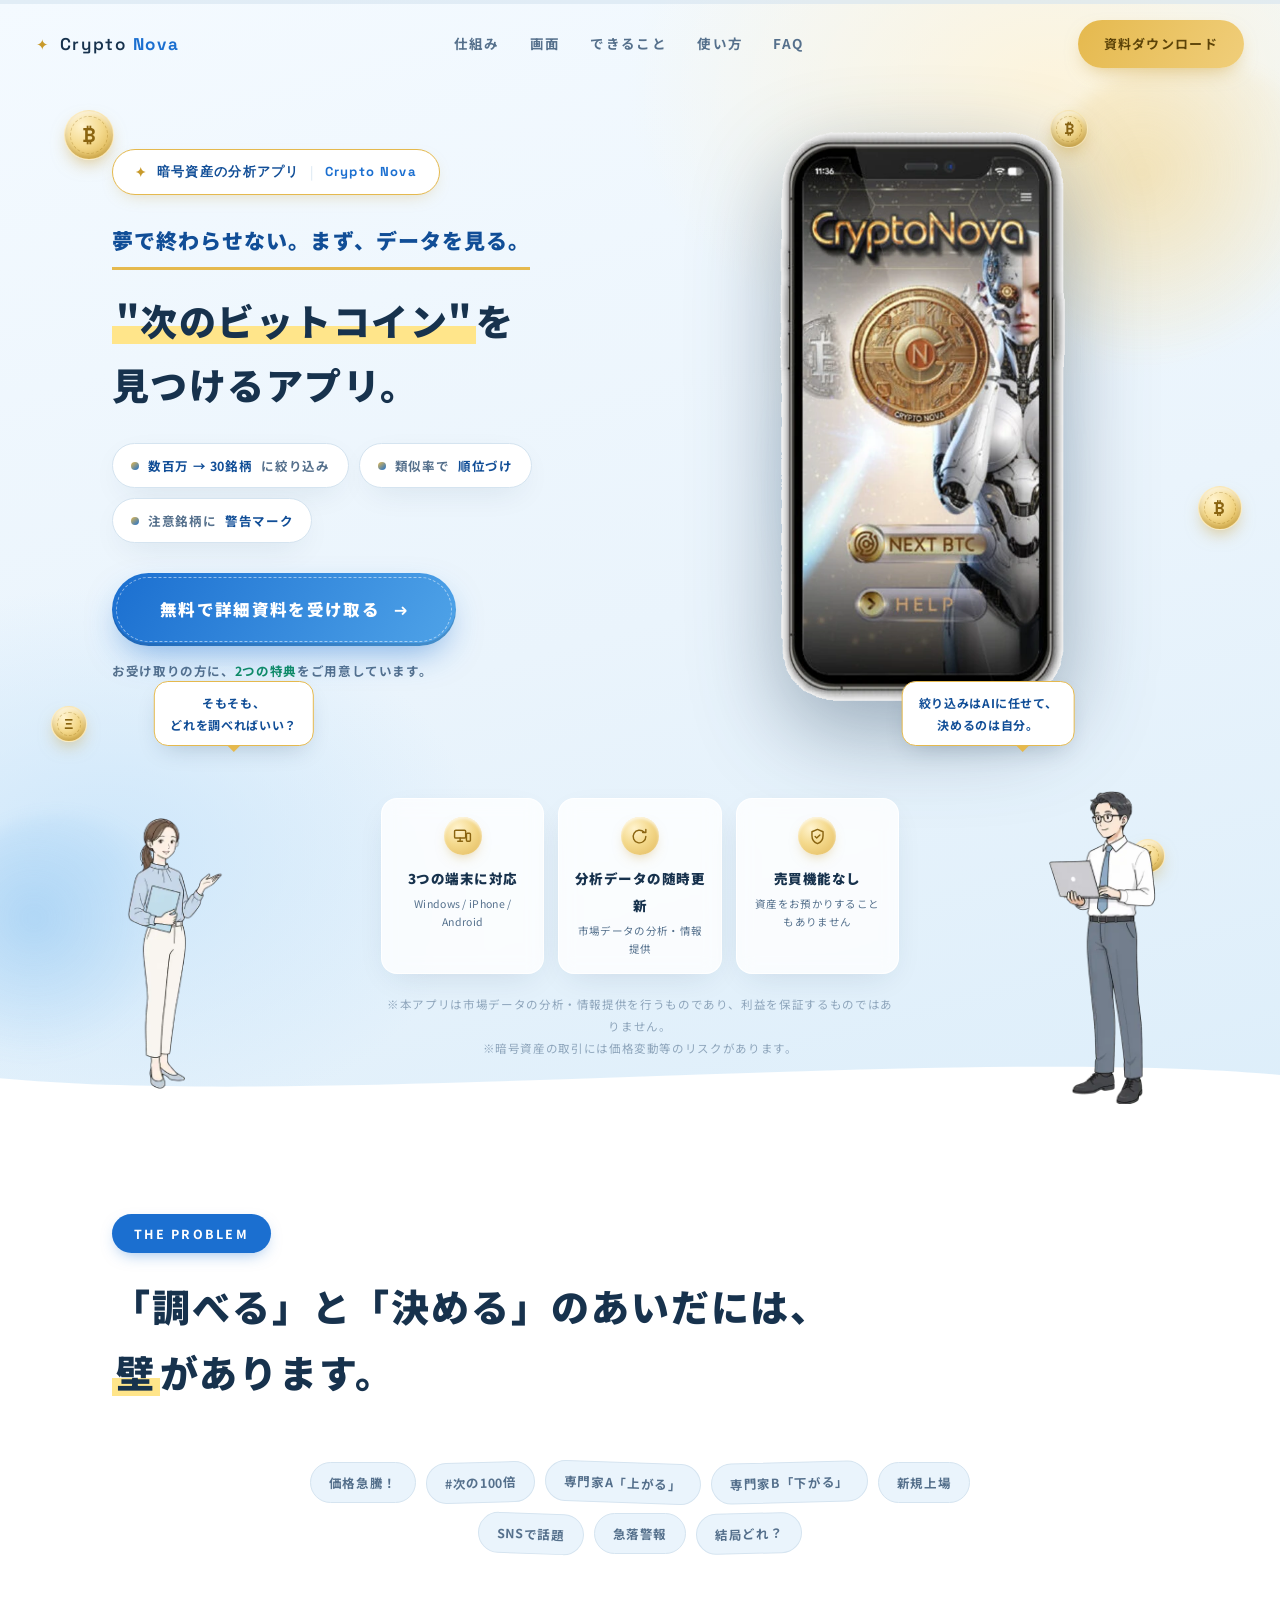
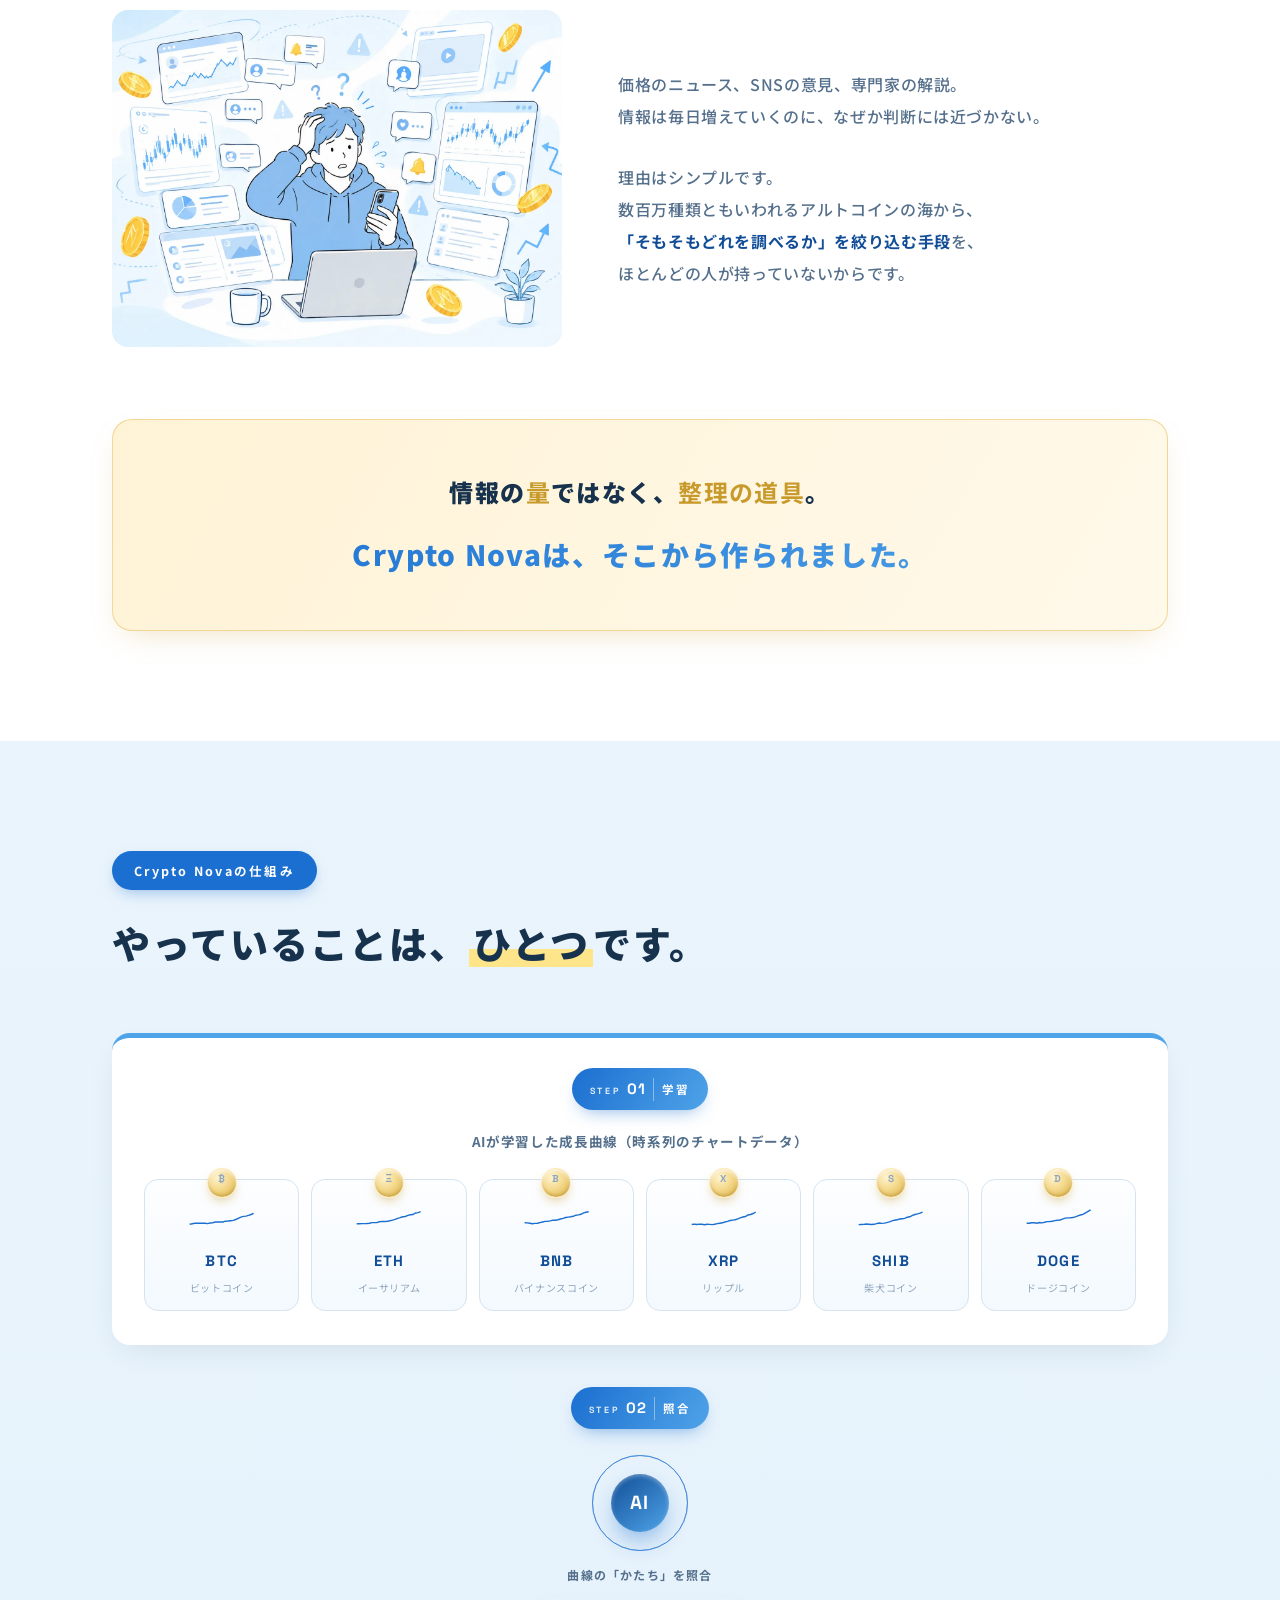
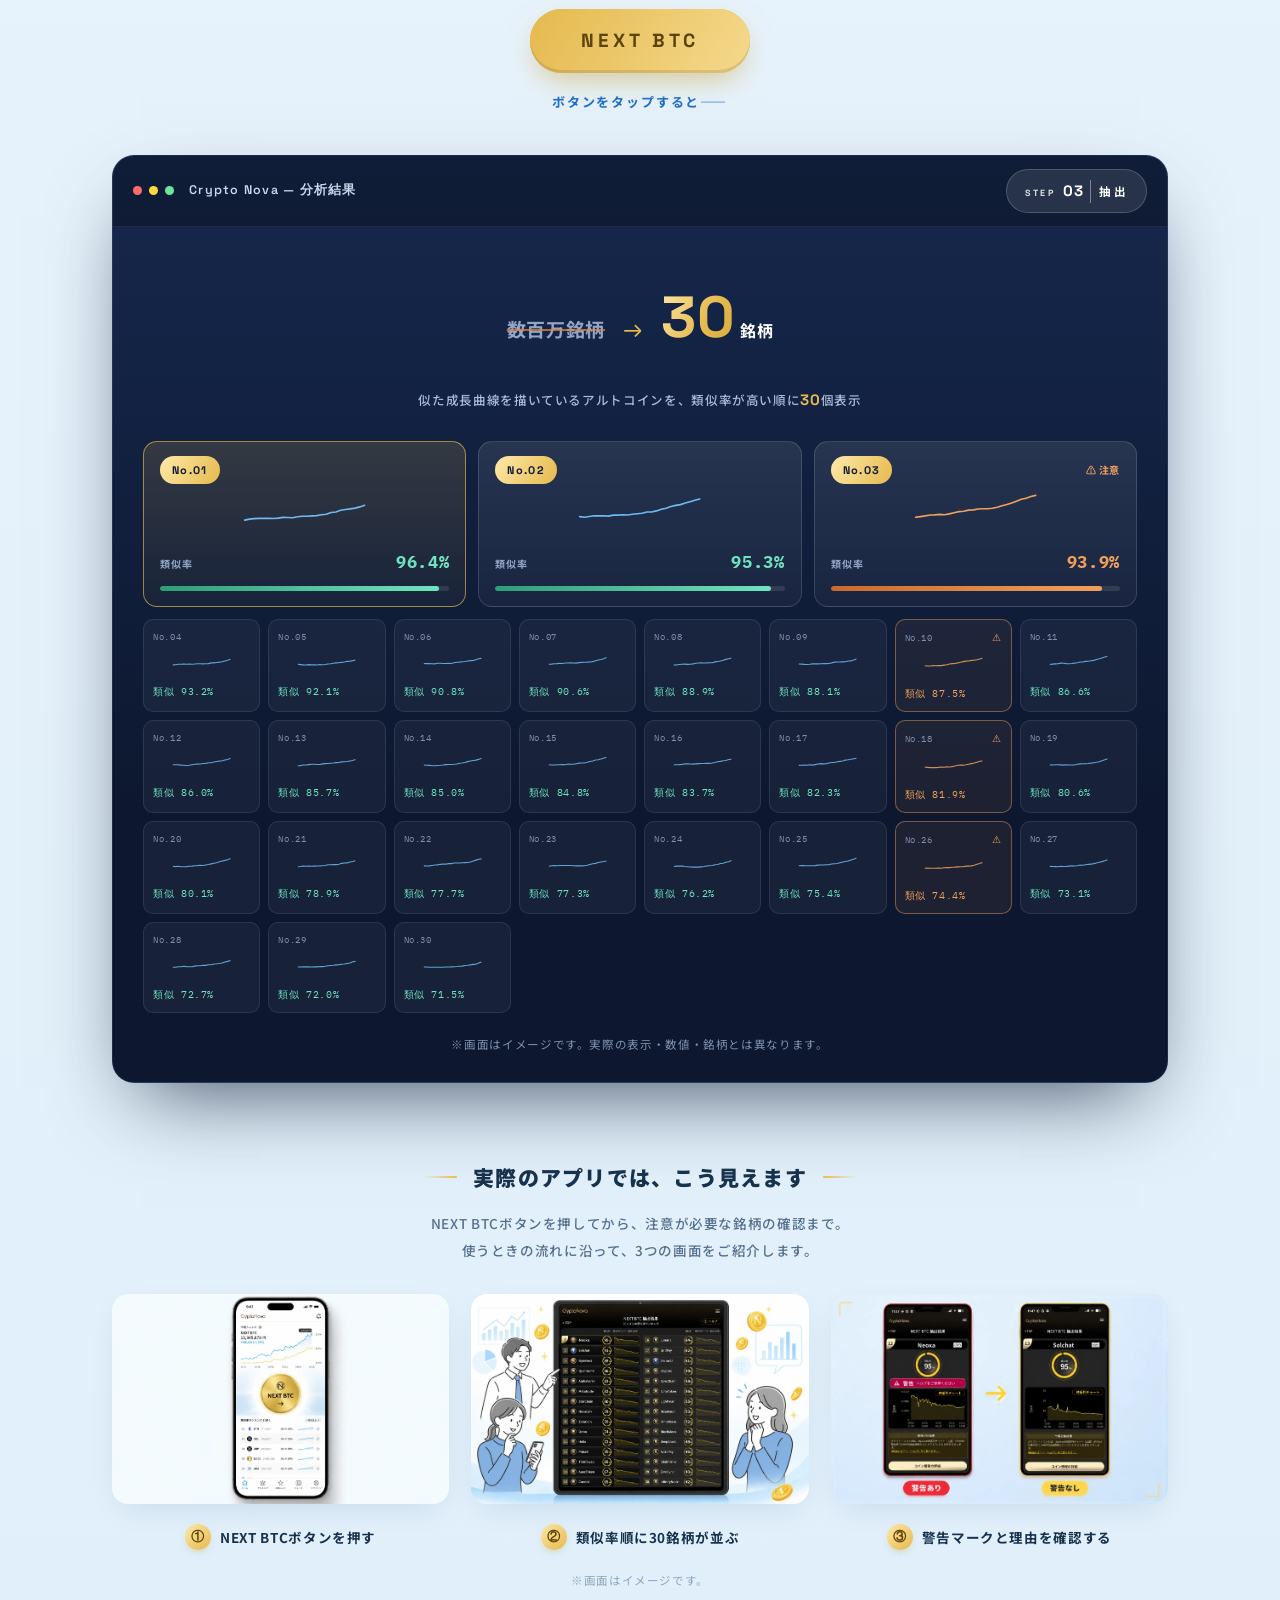
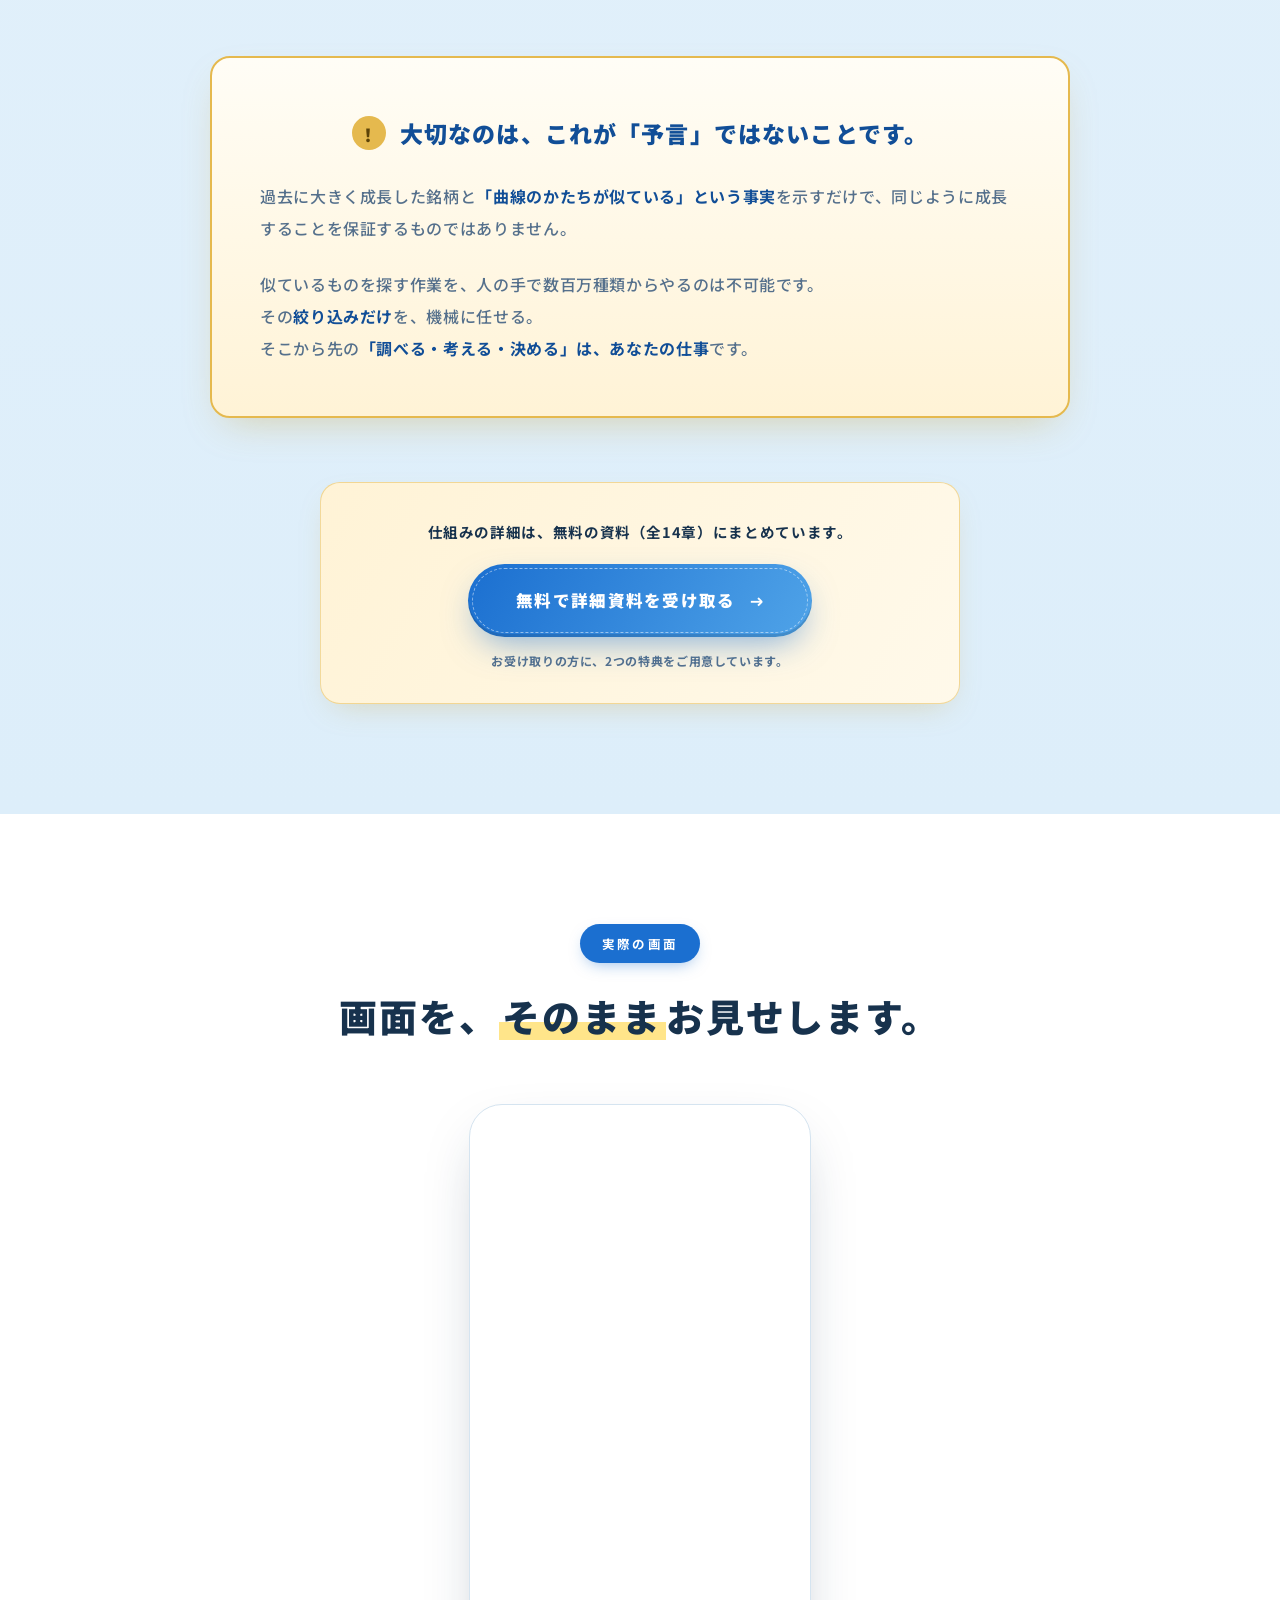
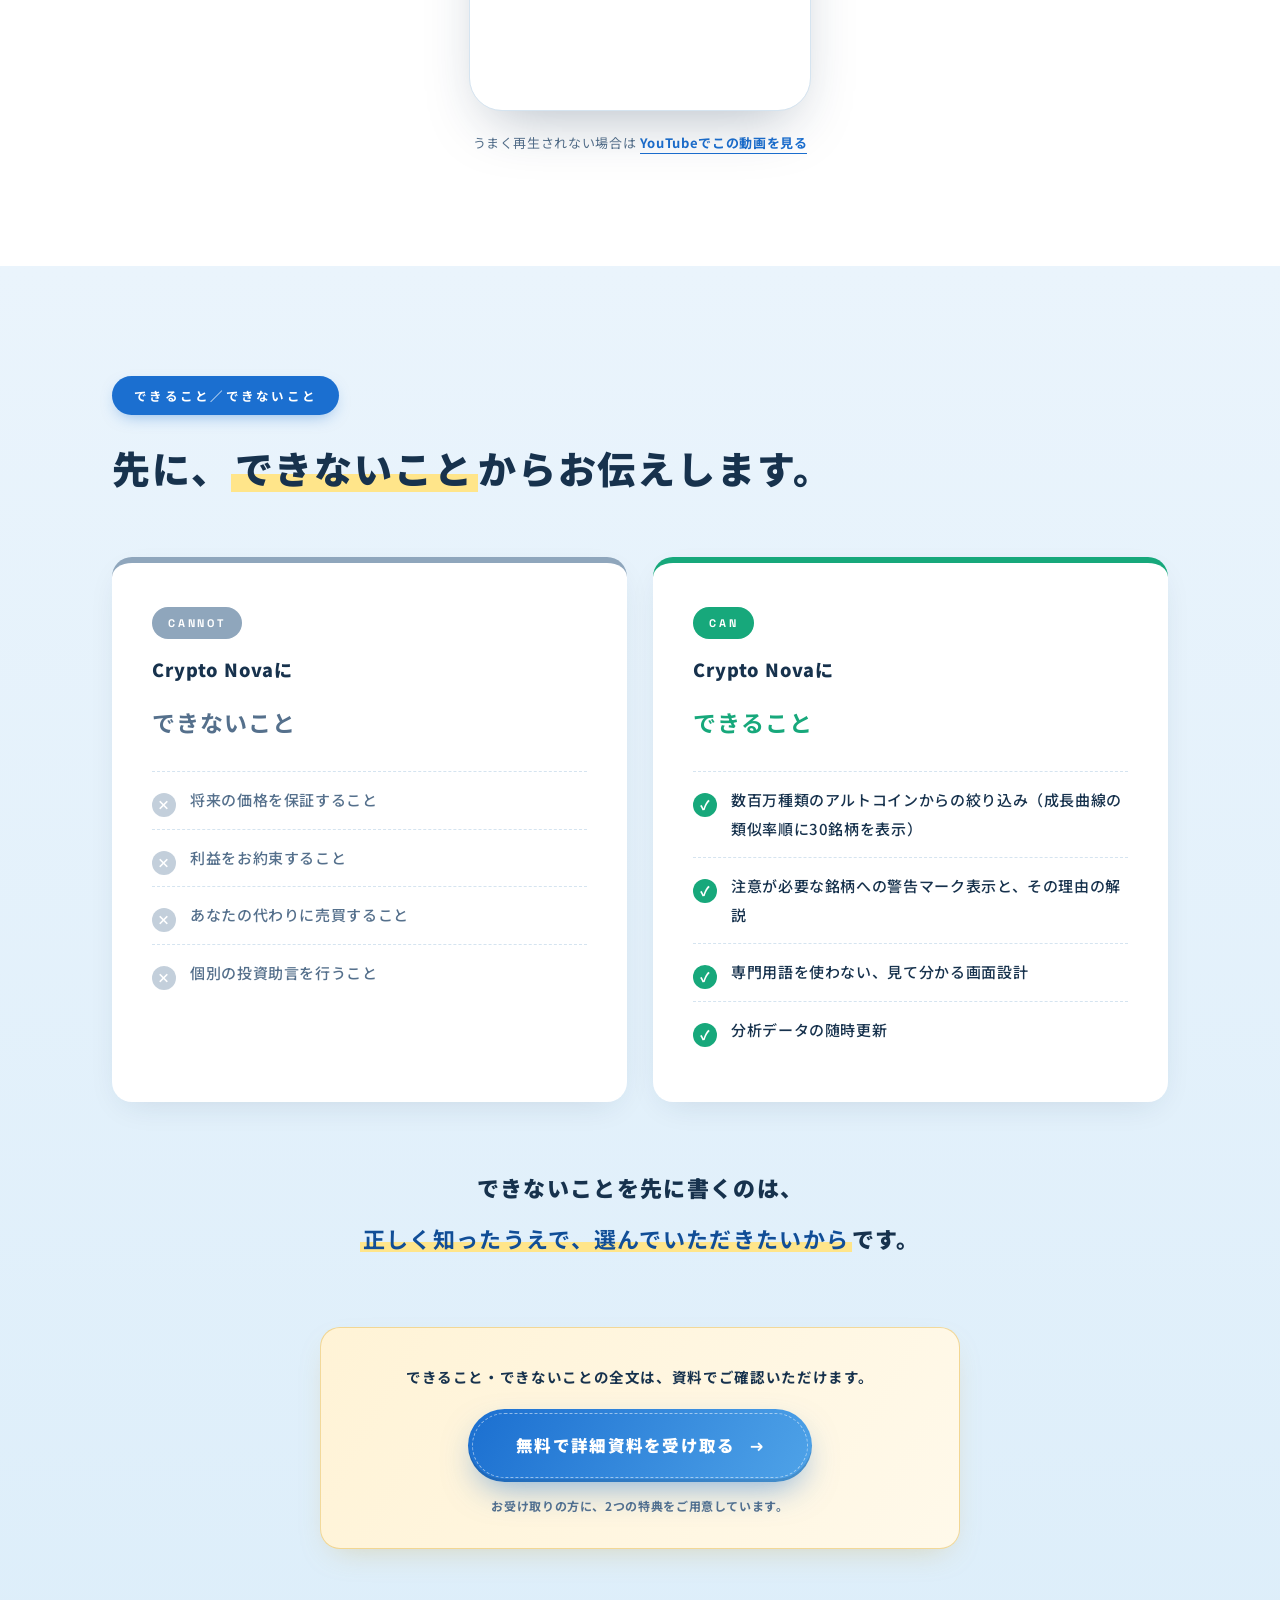
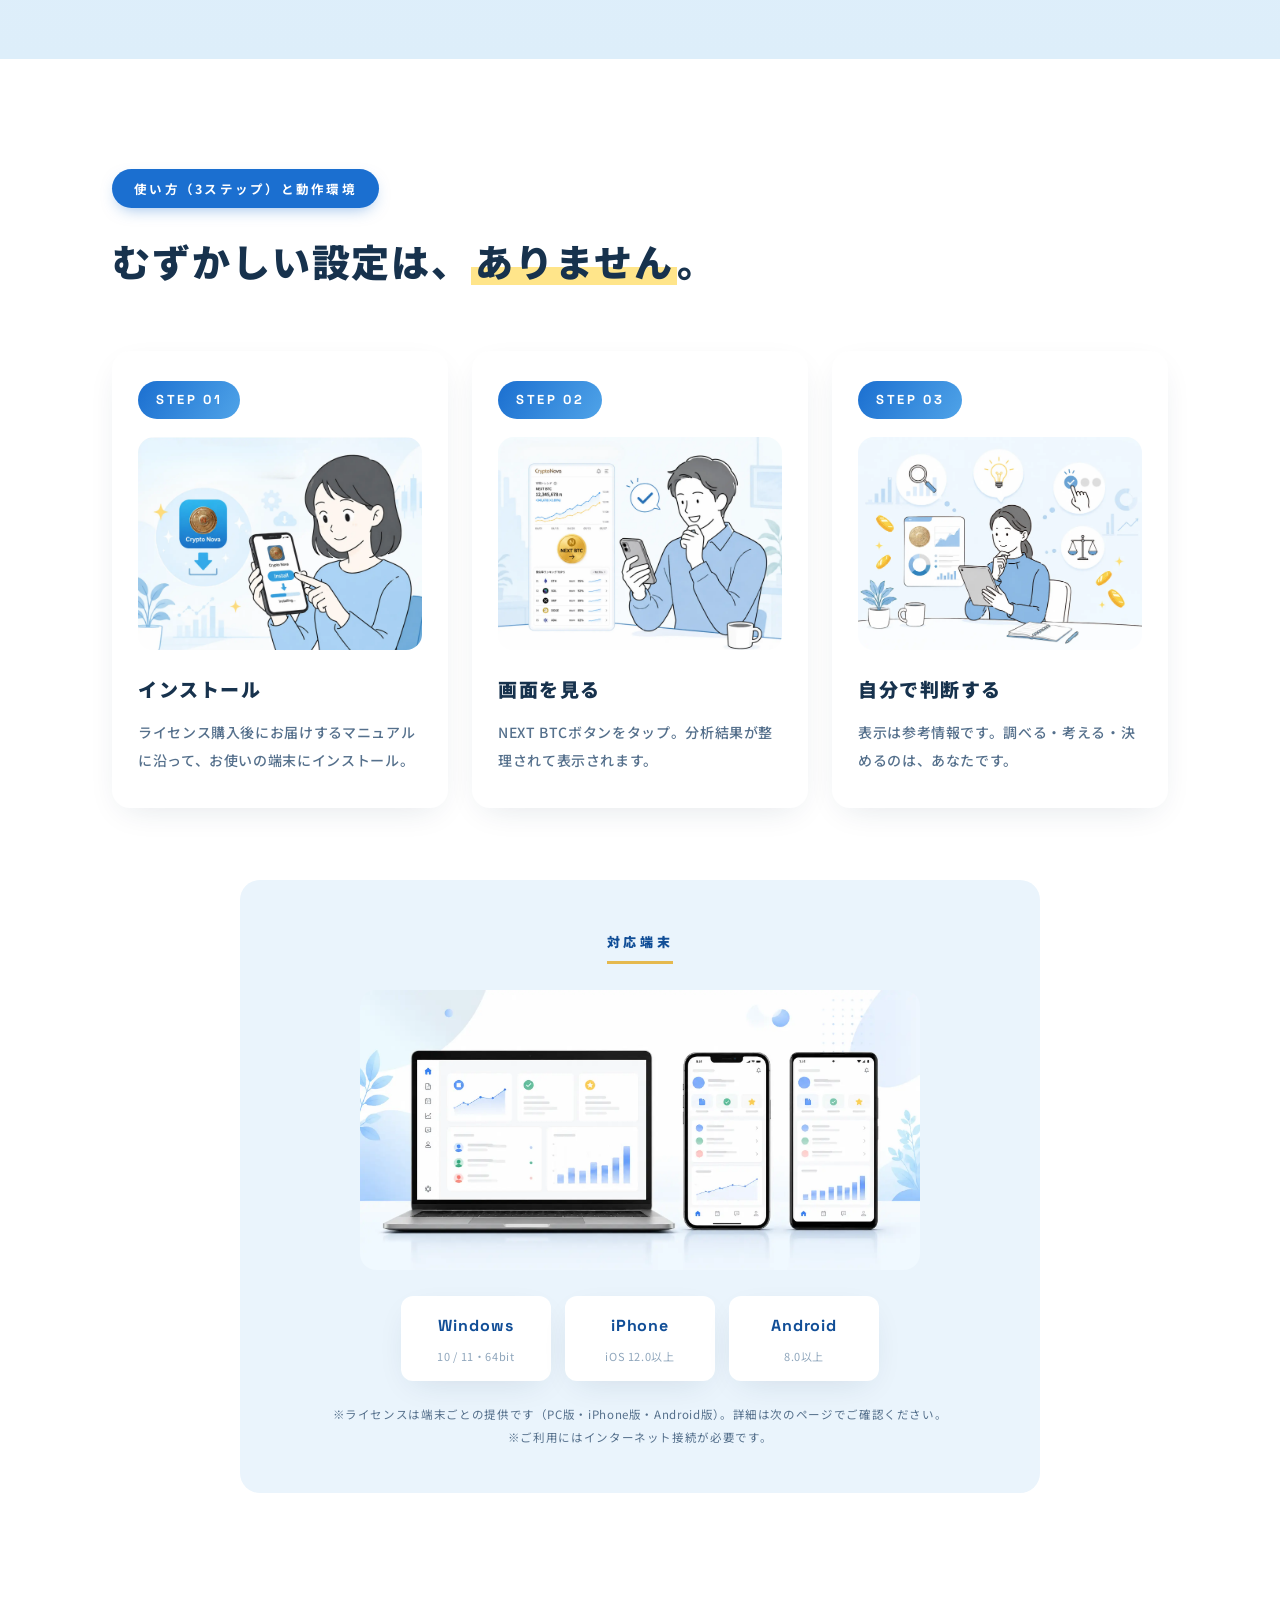
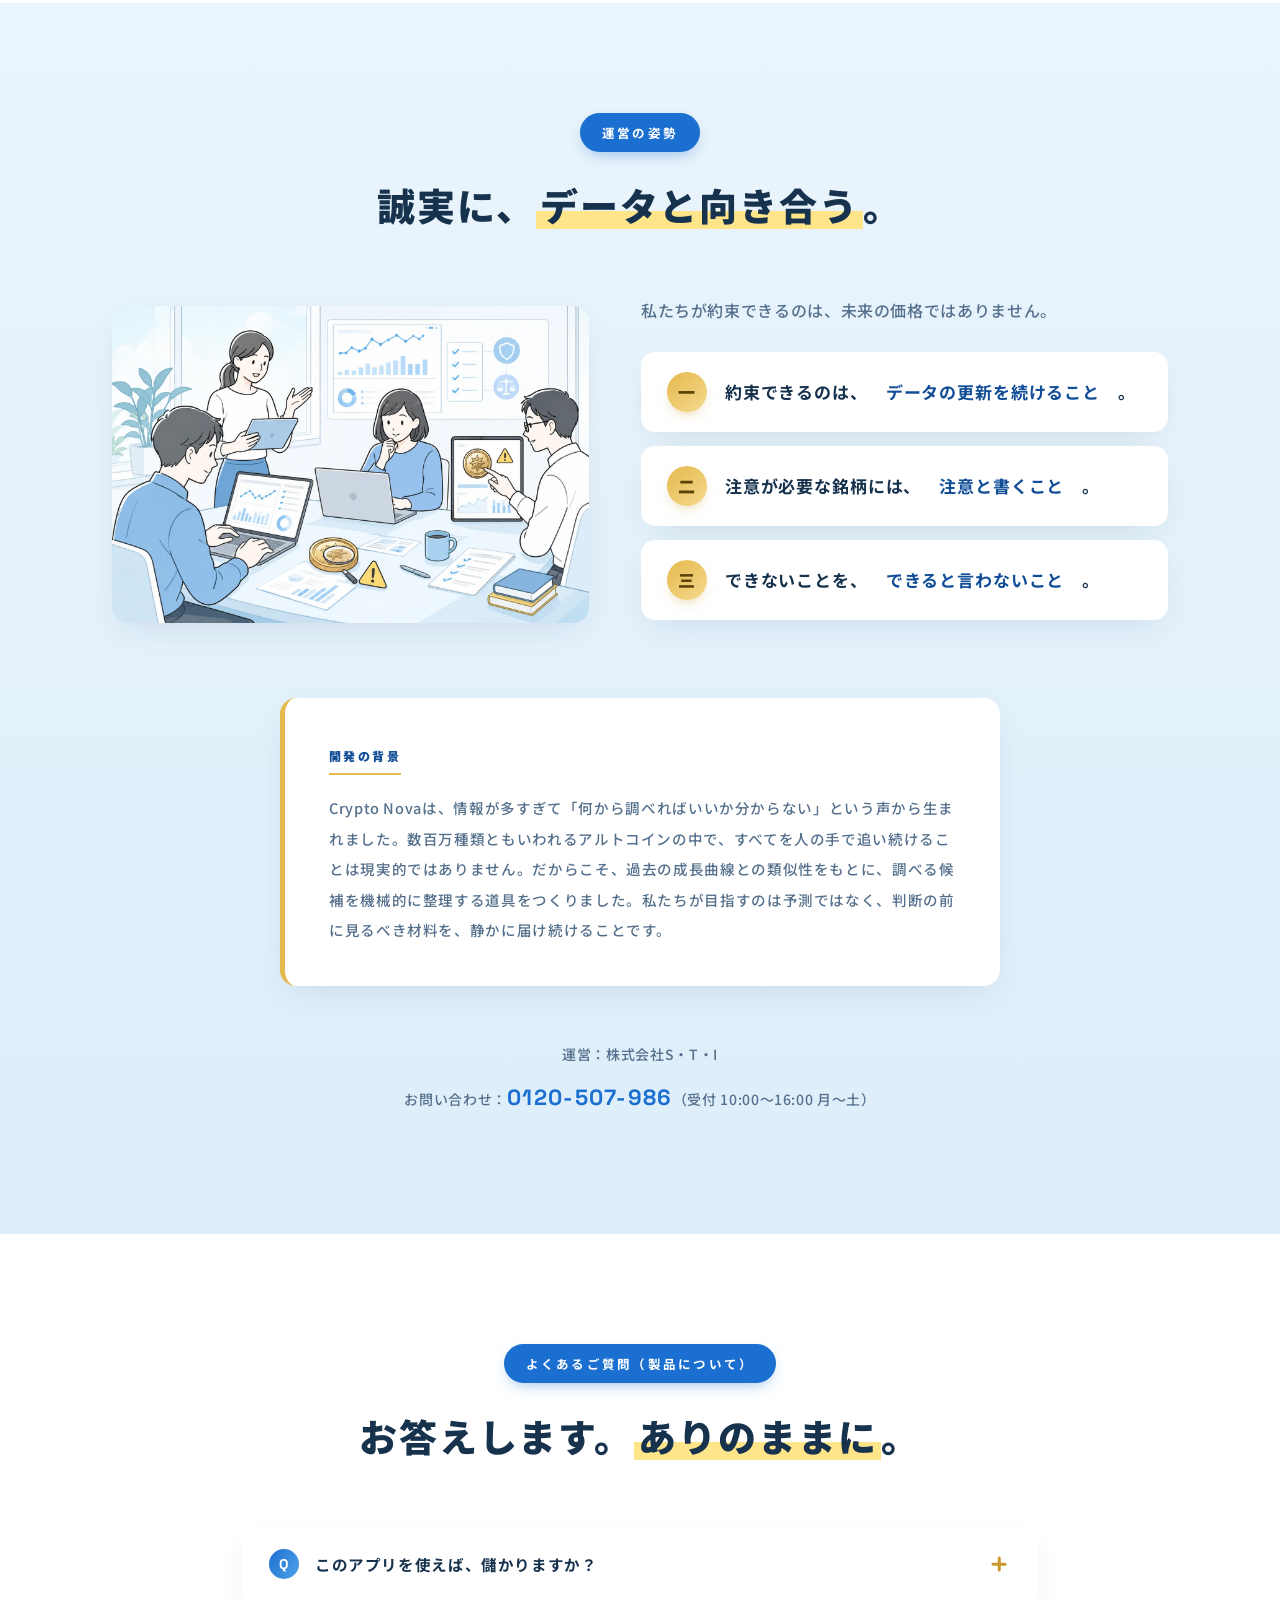
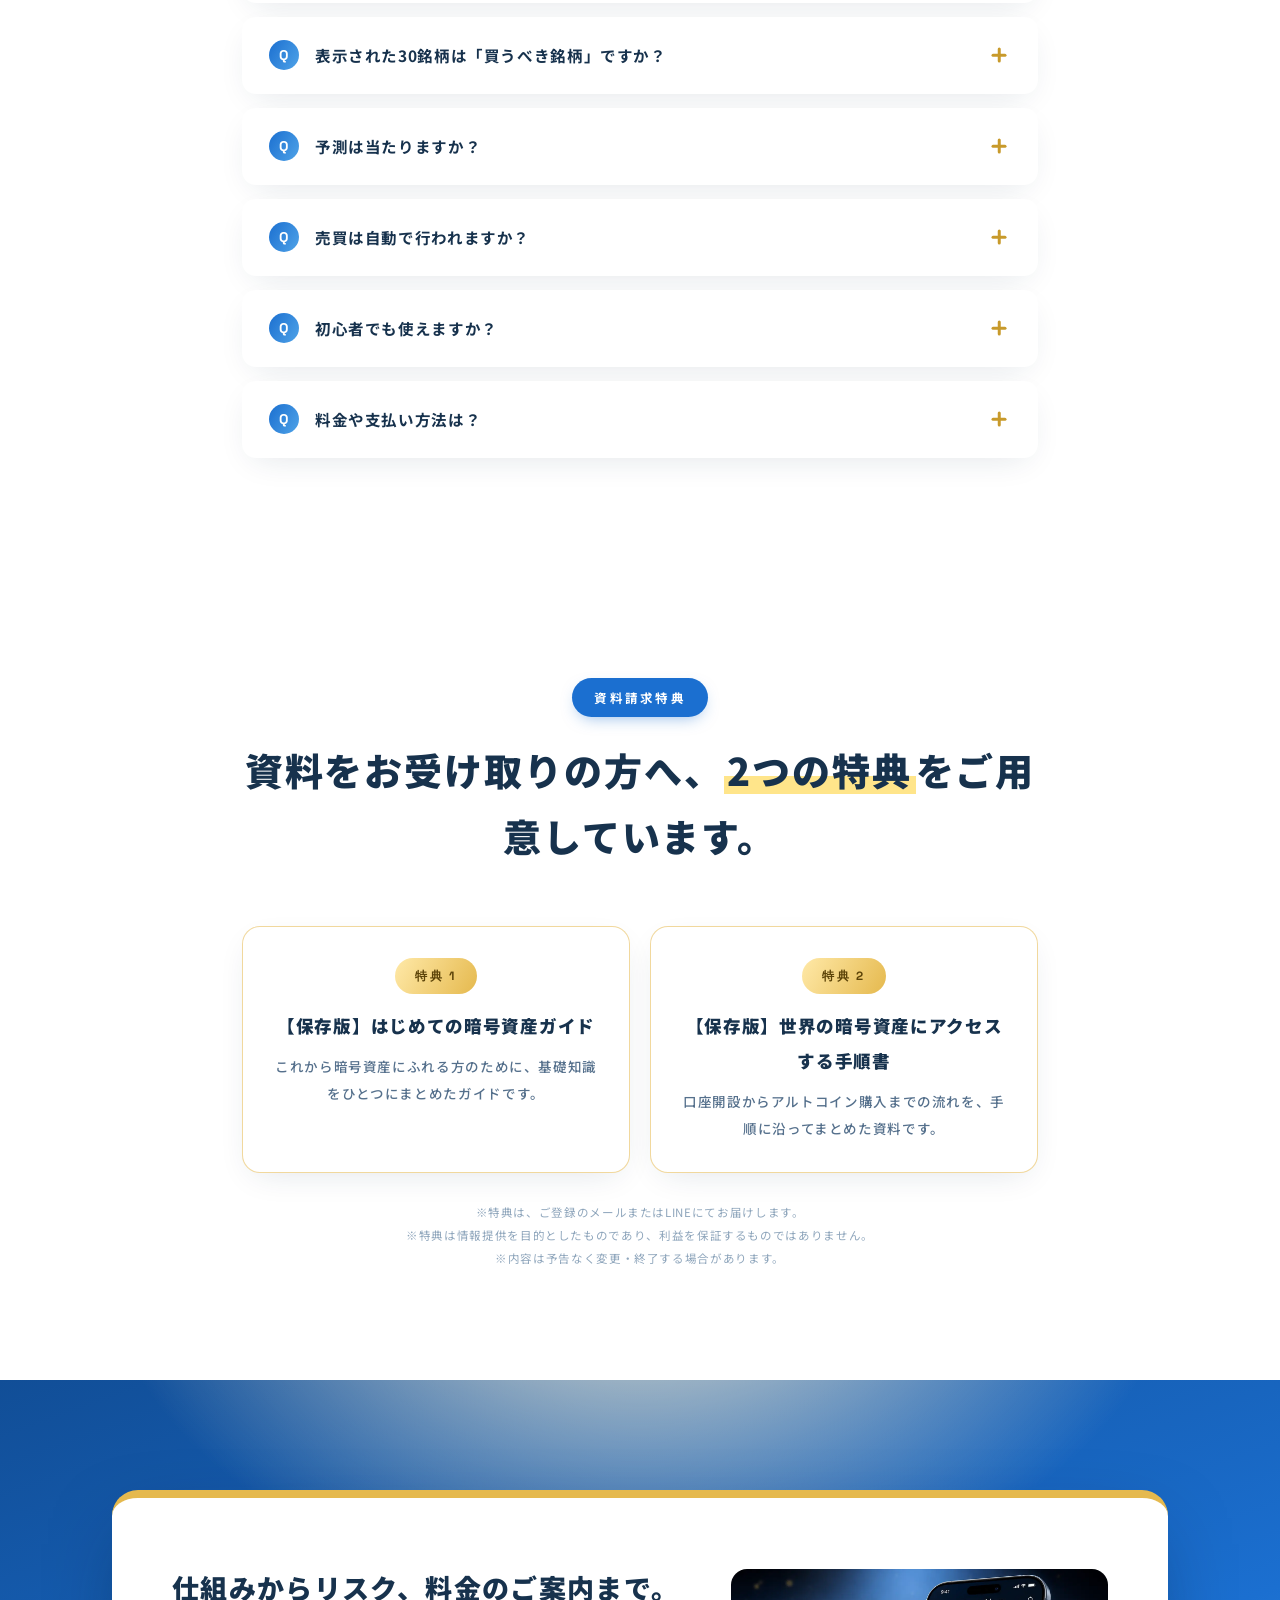
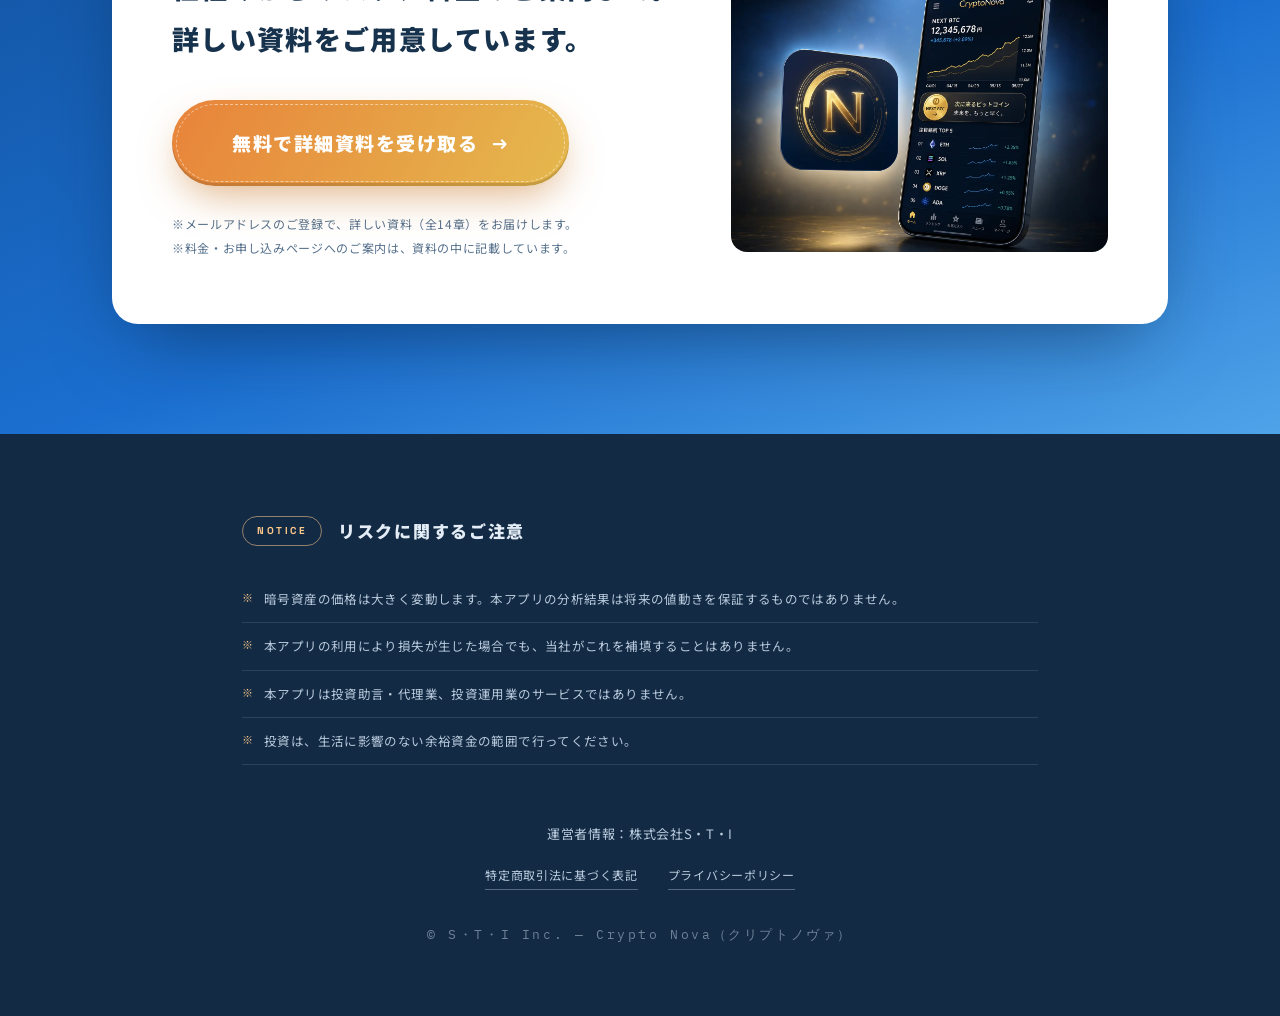
<file: index.html>
<!doctype html>
<html lang="ja">
<head>
<meta charset="utf-8" />
<meta name="viewport" content="width=device-width, initial-scale=1" />
<title>Crypto Nova（クリプトノヴァ）｜暗号資産のデータ分析アプリ — 相場を、自分の目で読めるようになる。</title>
<meta name="description" content="Crypto Nova（クリプトノヴァ）は暗号資産市場のデータ分析を可視化するアプリ。数百万種類のアルトコインから、過去の成長曲線と似た銘柄を類似率順に30個表示します。運営：株式会社S・T・I。利益を保証するものではありません。">
<link rel="canonical" href="https://cryptonova.jp/sn/">

<!-- OGP（SNS・検索結果でのシェア表示用） -->
<meta property="og:type" content="website">
<meta property="og:site_name" content="Crypto Nova（クリプトノヴァ）">
<meta property="og:title" content="Crypto Nova（クリプトノヴァ）｜暗号資産のデータ分析アプリ">
<meta property="og:description" content="数百万種類のアルトコインから、過去の成長曲線と似た銘柄を類似率順に30銘柄表示。相場を、自分の目で読めるようになる。">
<meta property="og:url" content="https://cryptonova.jp/sn/">
<meta property="og:image" content="https://cryptonova.jp/sn/images/cta-app.webp">
<meta property="og:locale" content="ja_JP">
<meta name="twitter:card" content="summary_large_image">

<!-- 構造化データ（検索エンジン向けのアプリ情報） -->
<script type="application/ld+json">
{
  "@context": "https://schema.org",
  "@type": "SoftwareApplication",
  "name": "Crypto Nova",
  "alternateName": ["クリプトノヴァ", "クリプト・ノヴァ"],
  "applicationCategory": "FinanceApplication",
  "operatingSystem": "Windows 10/11, iOS 12.0以上, Android 8.0以上",
  "description": "暗号資産市場のデータ分析を可視化するアプリ。数百万種類のアルトコインから、過去の成長曲線と似た銘柄を類似率順に30銘柄表示します。利益を保証するものではありません。",
  "publisher": {
    "@type": "Organization",
    "name": "株式会社S・T・I"
  }
}
</script>
<link rel="icon" href="data:image/svg+xml,%3Csvg xmlns='http://www.w3.org/2000/svg' viewBox='0 0 32 32'%3E%3Crect width='32' height='32' rx='7' fill='%231B6FD0'/%3E%3Cpath d='M16 5l2.4 8.6L27 16l-8.6 2.4L16 27l-2.4-8.6L5 16l8.6-2.4z' fill='%23FFE9A8'/%3E%3C/svg%3E">
<link rel="preconnect" href="https://fonts.googleapis.com">
<link rel="preconnect" href="https://fonts.gstatic.com" crossorigin>
<link href="https://fonts.googleapis.com/css2?family=Noto+Sans+JP:wght@400;500;700;900&family=Space+Grotesk:wght@500;600;700&family=IBM+Plex+Mono:wght@400;500&display=swap" rel="stylesheet">
<link rel="stylesheet" href="css/style.css">
<style>
/* 本番ページ：スマホはテキストFV表示（fv-sp画像は使わない） */
@media (max-width:760px){
  .fv-sp{ display:none !important; }
  .fv-cta-sp{ display:none !important; }
  .fv{ padding-top:74px !important; }
  .fv-orb{ display:block !important; }
  .fv-coins{ display:block !important; }

  /* ナビをコンパクトに（折り返し防止） */
  .topnav{ padding:10px 14px !important; }
  .brand{ gap:6px; }
  .brand-name{ font-size:15px; white-space:nowrap; }
  .nav-cta{ font-size:11.5px; padding:8px 14px; white-space:nowrap; }

  /* リボンは1行・小さめ */
  .fv-ribbon{ font-size:10.5px; padding:7px 12px; gap:6px; white-space:nowrap; letter-spacing:.02em; margin-bottom:16px; }

  /* 並び替え：キャッチ→見出し→アプリデモ→説明→チップ→CTA */
  .fv .fv-grid{ display:flex !important; flex-direction:column; gap:0; }
  .fv-copy{ display:contents; }
  .fv-ribbon{ order:1; align-self:flex-start; }
  .fv-catch2{ order:2; align-self:flex-start; margin-right:auto; text-align:left; }
  .fv-title{ order:3; font-size:23px !important; line-height:1.75 !important; margin-bottom:16px; }
  .fv-visual{ order:4; margin-bottom:20px; }
  .fv-explain{ order:5; font-size:13.5px; margin-bottom:14px; }
  .fv-feats{ order:6; margin-bottom:18px; }
  .fv-cta{ order:7; margin-top:0; text-align:center; }
  .fv-cta .btn-primary{ width:100%; max-width:420px; font-size:15.5px; padding:18px 18px; }
  .app-demo{ box-shadow:0 18px 44px -18px rgba(23,50,77,.35); }
}
.fv-catch2{
  display:inline-block;
  font-size:clamp(15px,2.2vw,21px); font-weight:900; letter-spacing:.05em;
  color:var(--blue-deep);
  border-bottom:3px solid var(--gold);
  padding-bottom:6px; margin-bottom:18px;
  line-height:1.9;
}
.fv-title--b{ font-size:clamp(23px,3.2vw,37px) !important; line-height:1.75 !important; }
@media (min-width:761px){
  .fv-catch2 .sp{ display:none; }
  .fv-cta-sp{ display:none !important; }
}
.phone-hero{
  position:relative;
  max-width:300px; margin:0 auto;
}
.phone-hero::before{
  content:""; position:absolute; inset:-12% -22%;
  background:
    radial-gradient(closest-side at 50% 42%, rgba(229,185,78,.34), transparent 72%),
    radial-gradient(closest-side at 50% 60%, rgba(79,163,232,.22), transparent 78%);
  filter:blur(6px);
  z-index:0;
}
.phone-hero img{
  position:relative; z-index:1;
  display:block; width:100%; height:auto;
  filter:drop-shadow(0 30px 44px rgba(23,50,77,.38));
  animation:phoneFloat 6s ease-in-out infinite;
}
@media (prefers-reduced-motion: reduce){ .phone-hero img{ animation:none; } }
@keyframes phoneFloat{
  0%,100%{ transform:translateY(0); }
  50%{ transform:translateY(-12px); }
}
</style>
</head>
<body>

<!-- ページ上部：スクロール進捗バー -->
<div class="progress-bar" aria-hidden="true"><i></i></div>

<!-- 固定ナビ -->
<nav class="topnav" aria-label="ページ内ナビゲーション">
  <a class="brand" href="#top">
    <span class="brand-mark" aria-hidden="true">✦</span>
    <span class="brand-name">Crypto <b>Nova</b></span>
  </a>
  <div class="nav-links">
    <a href="#mechanism">仕組み</a>
    <a href="#demo">画面</a>
    <a href="#honest">できること</a>
    <a href="#howto">使い方</a>
    <a href="#faq">FAQ</a>
  </div>
  <a class="nav-cta" href="https://utage-system.com/p/JpcmqXh0SH2F">資料ダウンロード</a>
</nav>

<main id="top">

<!-- =================================================== -->
<!-- S1 / ファーストビュー                                  -->
<!-- =================================================== -->
<section class="fv" id="fv">
  <div class="fv-orb orb-1" aria-hidden="true"></div>
  <div class="fv-orb orb-2" aria-hidden="true"></div>

  <!-- 浮遊コイン（CSS描画・画像不要／PCのみ表示） -->
  <div class="fv-coins" aria-hidden="true">
    <span class="coin c1">₿</span>
    <span class="coin c2">Ξ</span>
    <span class="coin c3">₿</span>
    <span class="coin c4">¥</span>
    <span class="coin c5">₿</span>
  </div>

  <!-- スマホ専用フルFV画像（PCでは非表示／読込失敗時は枠ごと非表示） -->
  <figure class="fv-sp">
    <img src="images/fv-sp.webp" width="887" height="1774"
      onerror="this.closest('.fv-sp').style.display='none'"
      alt="Crypto Nova｜&quot;次のビットコイン&quot;を見つけるアプリ。数百万のアルトコインから30銘柄に絞り込み、類似率で順位づけ、注意銘柄には警告マークを表示します。">
  </figure>

  <div class="fv-cta-sp">
    <a class="btn-primary" href="https://utage-system.com/p/JpcmqXh0SH2F">無料で詳細資料を受け取る<span class="btn-arrow" aria-hidden="true">→</span></a>
    <p class="fv-cta-tokuten">お受け取りの方に、<b>2つの特典</b>をご用意しています。</p>
        <p class="fv-cta-names">①【保存版】はじめての暗号資産ガイド　②【保存版】世界の暗号資産にアクセスする手順書</p>
  </div>

  <div class="container fv-grid">
    <div class="fv-copy">
      <p class="fv-ribbon reveal"><span class="ribbon-star">✦</span><b class="rb-strong">暗号資産の分析アプリ</b><span class="ribbon-div">|</span><b>Crypto&nbsp;Nova</b></p>

      <p class="fv-catch2 reveal">夢で終わらせない。<br class="sp">まず、データを見る。</p>

      <h1 class="fv-title fv-title--b reveal d1">
        <span class="mk">"次のビットコイン"</span>を<br class="pc">
        見つけるアプリ。
      </h1>


      <ul class="fv-feats reveal d3">
        <li><i></i><b>数百万 → 30銘柄</b>に絞り込み</li>
        <li><i></i>類似率で<b>順位づけ</b></li>
        <li><i></i>注意銘柄に<b>警告マーク</b></li>
      </ul>

      <div class="fv-cta reveal d4">
        <a class="btn-primary" href="https://utage-system.com/p/JpcmqXh0SH2F">無料で詳細資料を受け取る<span class="btn-arrow" aria-hidden="true">→</span></a>
        <p class="fv-cta-tokuten">お受け取りの方に、<b>2つの特典</b>をご用意しています。</p>
      </div>
    </div>

    <div class="fv-visual reveal d2">
      <div class="phone-hero">
        <img src="images/app-phone.webp" width="452" height="868"
             alt="Crypto Nova のアプリ画面。NEXT BTC ボタンから分析を開始できる。"
             decoding="async">
      </div>
    </div>
  </div>

  <!-- キャラクター＋信頼バッジ＋注意書きの地面ゾーン -->
  <div class="container fv-foot reveal d4">
    <div class="fv-char-wrap">
      <span class="char-bubble">そもそも、<br>どれを調べればいい？</span>
      <figure class="ph fv-char char-l" data-src="char-left.webp" data-size="520×760・透過" style="aspect-ratio:52/76"></figure>
    </div>

    <div class="fv-trust">
      <ul class="trust-list">
        <li>
          <i aria-hidden="true"><svg viewBox="0 0 24 24" fill="none" stroke="currentColor" stroke-width="1.8" stroke-linecap="round" stroke-linejoin="round"><rect x="2" y="4" width="14" height="10" rx="1.5"/><path d="M6 18h6M9 14v4"/><rect x="17" y="8" width="5" height="10" rx="1.2"/></svg></i>
          <b>3つの端末に対応</b>
          <span>Windows / iPhone / Android</span>
        </li>
        <li>
          <i aria-hidden="true"><svg viewBox="0 0 24 24" fill="none" stroke="currentColor" stroke-width="1.8" stroke-linecap="round" stroke-linejoin="round"><path d="M20 12a8 8 0 1 1-2.3-5.6"/><path d="M20 3v4h-4"/></svg></i>
          <b>分析データの随時更新</b>
          <span>市場データの分析・情報提供</span>
        </li>
        <li>
          <i aria-hidden="true"><svg viewBox="0 0 24 24" fill="none" stroke="currentColor" stroke-width="1.8" stroke-linecap="round" stroke-linejoin="round"><path d="M12 3l7 3v5c0 4.4-3 8.4-7 10-4-1.6-7-5.6-7-10V6z"/><path d="M9 12l2 2 4-4"/></svg></i>
          <b>売買機能なし</b>
          <span>資産をお預かりすることもありません</span>
        </li>
      </ul>
      <div class="fv-disclaimer">
        <p>※本アプリは市場データの分析・情報提供を行うものであり、利益を保証するものではありません。</p>
        <p>※暗号資産の取引には価格変動等のリスクがあります。</p>
      </div>
    </div>

    <div class="fv-char-wrap">
      <span class="char-bubble">絞り込みはAIに任せて、<br>決めるのは自分。</span>
      <figure class="ph fv-char char-r" data-src="char-right.webp" data-size="520×760・透過" style="aspect-ratio:52/76"></figure>
    </div>
  </div>

  <div class="fv-wave" aria-hidden="true">
    <svg viewBox="0 0 1440 90" preserveAspectRatio="none"><path d="M0,50 C360,95 1080,0 1440,45 L1440,90 L0,90 Z" fill="#FFFFFF"/></svg>
  </div>
</section>

<!-- =================================================== -->
<!-- S2 / 問題定義                                          -->
<!-- =================================================== -->
<section class="problem section bg-white" id="problem">
  <div class="container">
    <header class="sec-head reveal">
      <p class="sec-badge">THE PROBLEM</p>
      <h2 class="sec-title">「調べる」と「決める」のあいだには、<br class="pc"><span class="mk">壁</span>があります。</h2>
    </header>

    <!-- 情報ノイズのチップ -->
    <div class="noise-chips reveal" aria-hidden="true">
      <span>価格急騰！</span><span>#次の100倍</span><span>専門家A「上がる」</span><span>専門家B「下がる」</span><span>新規上場</span><span>SNSで話題</span><span>急落警報</span><span>結局どれ？</span>
    </div>

    <div class="problem-body">
      <div class="problem-visual reveal">
        <figure class="ph" data-src="problem-flood.webp" data-size="900×675" data-alt="情報の洪水に困っている人のイラスト" style="aspect-ratio:4/3"></figure>
      </div>

      <div class="problem-text reveal">
        <p>価格のニュース、SNSの意見、専門家の解説。<br>
        情報は毎日増えていくのに、なぜか判断には近づかない。</p>

        <p>理由はシンプルです。<br>
        数百万種類ともいわれるアルトコインの海から、<br class="pc">
        <strong>「そもそもどれを調べるか」を絞り込む手段</strong>を、<br class="pc">
        ほとんどの人が持っていないからです。</p>
      </div>
    </div>

    <div class="problem-conclusion reveal">
      <p class="conclusion-line">情報の<b>量</b>ではなく、<b>整理の道具</b>。</p>
      <p class="conclusion-brand">Crypto Novaは、そこから作られました。</p>
    </div>
  </div>
</section>

<!-- =================================================== -->
<!-- S3 / 仕組み                                            -->
<!-- =================================================== -->
<section class="mechanism section bg-blue" id="mechanism">
  <div class="container">
    <header class="sec-head reveal">
      <p class="sec-badge">Crypto Novaの仕組み</p>
      <h2 class="sec-title">やっていることは、<span class="mk">ひとつ</span>です。</h2>
    </header>

    <div class="mech-flow">
      <!-- STEP01 学習ソース -->
      <div class="mech-source card reveal">
        <div class="stage-tag"><span>STEP</span><b>01</b><em>学習</em></div>
        <p class="mech-caption">AIが学習した成長曲線（時系列のチャートデータ）</p>
        <ul class="coin-chips">
          <li><span class="coin-ic">₿</span><svg class="spark" data-seed="1" viewBox="0 0 64 24"></svg><b>BTC</b><span>ビットコイン</span></li>
          <li><span class="coin-ic">Ξ</span><svg class="spark" data-seed="2" viewBox="0 0 64 24"></svg><b>ETH</b><span>イーサリアム</span></li>
          <li><span class="coin-ic">B</span><svg class="spark" data-seed="3" viewBox="0 0 64 24"></svg><b>BNB</b><span>バイナンスコイン</span></li>
          <li><span class="coin-ic">X</span><svg class="spark" data-seed="4" viewBox="0 0 64 24"></svg><b>XRP</b><span>リップル</span></li>
          <li><span class="coin-ic">S</span><svg class="spark" data-seed="5" viewBox="0 0 64 24"></svg><b>SHIB</b><span>柴犬コイン</span></li>
          <li><span class="coin-ic">D</span><svg class="spark" data-seed="6" viewBox="0 0 64 24"></svg><b>DOGE</b><span>ドージコイン</span></li>
        </ul>
      </div>

      <!-- STEP02 AIコア → ボタン -->
      <div class="mech-button reveal">
        <div class="stage-tag mid"><span>STEP</span><b>02</b><em>照合</em></div>
        <div class="ai-core" aria-hidden="true">
          <span class="ring r1"></span><span class="ring r2"></span><span class="ring r3"></span>
          <span class="ai-face">AI</span>
        </div>
        <p class="ai-note">曲線の「かたち」を照合</p>
        <div class="nextbtc-btn" role="img" aria-label="NEXT BTCボタンのイメージ">
          <span class="nextbtc-pulse"></span>
          <span class="nextbtc-face">NEXT&nbsp;BTC</span>
        </div>
        <p class="mech-tap">ボタンをタップすると——</p>
      </div>

      <!-- STEP03 結果（アプリ風ダークパネル） -->
      <div class="mech-result reveal">
        <div class="rp-bar">
          <span class="rp-dot"></span><span class="rp-dot"></span><span class="rp-dot"></span>
          <span class="rp-title">Crypto Nova — 分析結果</span>
          <span class="stage-tag dark"><span>STEP</span><b>03</b><em>抽出</em></span>
        </div>
        <div class="rp-body">
          <div class="rp-stat" aria-hidden="true">
            <span class="rp-from">数百万銘柄</span>
            <span class="rp-arrow">→</span>
            <span class="rp-to"><b>30</b><small>銘柄</small></span>
          </div>
          <p class="rp-caption">似た成長曲線を描いているアルトコインを、類似率が高い順に<b>30</b>個表示</p>
          <div class="rp-top3" id="result-top3" aria-hidden="true"></div>
          <div class="rp-grid" id="result-grid" aria-hidden="true"></div>
          <p class="img-note dark">※画面はイメージです。実際の表示・数値・銘柄とは異なります。</p>
        </div>
      </div>
    </div>

    <!-- アプリ画面イメージ -->
    <header class="screens-head reveal">
      <p class="screens-title">実際のアプリでは、こう見えます</p>
      <p class="screens-lead">NEXT BTCボタンを押してから、注意が必要な銘柄の確認まで。<br class="pc">使うときの流れに沿って、3つの画面をご紹介します。</p>
    </header>
    <div class="mech-screens">
      <figure class="mech-screen reveal">
        <figure class="ph" data-src="app-ui-next.webp" data-size="1280×800" data-alt="NEXT BTCボタンの画面イメージ" style="aspect-ratio:16/10"></figure>
        <figcaption><b>①</b>NEXT BTCボタンを押す</figcaption>
      </figure>
      <figure class="mech-screen reveal">
        <figure class="ph" data-src="app-ui-list.webp" data-size="1280×800" data-alt="類似率順に30銘柄が並ぶ画面イメージ" style="aspect-ratio:16/10"></figure>
        <figcaption><b>②</b>類似率順に30銘柄が並ぶ</figcaption>
      </figure>
      <figure class="mech-screen reveal">
        <figure class="ph" data-src="app-ui-warning.webp" data-size="1280×800" data-alt="警告マークと理由の解説画面イメージ" style="aspect-ratio:16/10"></figure>
        <figcaption><b>③</b>警告マークと理由を確認する</figcaption>
      </figure>
    </div>
    <p class="img-note reveal">※画面はイメージです。</p>

    <!-- 予言ではない、の宣言 -->
    <div class="mech-honest card-gold reveal">
      <h3><span class="honest-icon" aria-hidden="true">！</span>大切なのは、これが「予言」ではないことです。</h3>
      <p>過去に大きく成長した銘柄と<strong>「曲線のかたちが似ている」という事実</strong>を示すだけで、同じように成長することを保証するものではありません。</p>
      <p>似ているものを探す作業を、人の手で数百万種類からやるのは不可能です。<br class="pc">
      その<strong>絞り込みだけ</strong>を、機械に任せる。<br class="pc">
      そこから先の<strong>「調べる・考える・決める」は、あなたの仕事</strong>です。</p>
    </div>

    <div class="cta-strip reveal">
      <p class="strip-lead">仕組みの詳細は、無料の資料（全14章）にまとめています。</p>
      <a class="btn-primary" href="https://utage-system.com/p/JpcmqXh0SH2F">無料で詳細資料を受け取る<span class="btn-arrow" aria-hidden="true">→</span></a>
      <p class="strip-note">お受け取りの方に、2つの特典をご用意しています。</p>
    </div>
  </div>
</section>

<!-- =================================================== -->
<!-- S4 / 実際の画面（デモ動画）                              -->
<!-- =================================================== -->
<section class="demo section bg-white" id="demo">
  <div class="container">
    <header class="sec-head center reveal">
      <p class="sec-badge">実際の画面</p>
      <h2 class="sec-title">画面を、<span class="mk">そのまま</span>お見せします。</h2>
    </header>

    <div class="video-frame vertical reveal">
      <iframe
        src="https://www.youtube-nocookie.com/embed/cJ0Z7dCtuyY?rel=0&playsinline=1"
        title="「見て→買う」シンプル投資 — Crypto Nova デモ動画"
        loading="lazy"
        allow="accelerometer; autoplay; clipboard-write; encrypted-media; gyroscope; picture-in-picture; web-share"
        referrerpolicy="strict-origin-when-cross-origin"
        allowfullscreen></iframe>
    </div>
    <p class="video-fallback reveal">
      うまく再生されない場合は
      <a href="https://youtube.com/shorts/cJ0Z7dCtuyY" target="_blank" rel="noopener">YouTubeでこの動画を見る</a>
    </p>
  </div>
</section>

<!-- =================================================== -->
<!-- S5 / できること・できないこと                            -->
<!-- =================================================== -->
<section class="honest section bg-blue" id="honest">
  <div class="container">
    <header class="sec-head reveal">
      <p class="sec-badge">できること／できないこと</p>
      <h2 class="sec-title">先に、<span class="mk">できないこと</span>からお伝えします。</h2>
    </header>

    <div class="honest-grid">
      <div class="honest-card cannot reveal">
        <h3><span class="card-tag">CANNOT</span>Crypto Novaに<b>できないこと</b></h3>
        <ul>
          <li><span class="li-mark no">×</span>将来の価格を保証すること</li>
          <li><span class="li-mark no">×</span>利益をお約束すること</li>
          <li><span class="li-mark no">×</span>あなたの代わりに売買すること</li>
          <li><span class="li-mark no">×</span>個別の投資助言を行うこと</li>
        </ul>
      </div>

      <div class="honest-card can reveal">
        <h3><span class="card-tag">CAN</span>Crypto Novaに<b>できること</b></h3>
        <ul>
          <li><span class="li-mark yes">✓</span>数百万種類のアルトコインからの絞り込み（成長曲線の類似率順に30銘柄を表示）</li>
          <li><span class="li-mark yes">✓</span>注意が必要な銘柄への警告マーク表示と、その理由の解説</li>
          <li><span class="li-mark yes">✓</span>専門用語を使わない、見て分かる画面設計</li>
          <li><span class="li-mark yes">✓</span>分析データの随時更新</li>
        </ul>
      </div>
    </div>

    <p class="honest-why reveal">
      できないことを先に書くのは、<br>
      <strong class="mk">正しく知ったうえで、選んでいただきたいから</strong>です。
    </p>

    <div class="cta-strip reveal">
      <p class="strip-lead">できること・できないことの全文は、資料でご確認いただけます。</p>
      <a class="btn-primary" href="https://utage-system.com/p/JpcmqXh0SH2F">無料で詳細資料を受け取る<span class="btn-arrow" aria-hidden="true">→</span></a>
      <p class="strip-note">お受け取りの方に、2つの特典をご用意しています。</p>
    </div>
  </div>
</section>

<!-- =================================================== -->
<!-- S6 / 使い方と動作環境                                   -->
<!-- =================================================== -->
<section class="howto section bg-white" id="howto">
  <div class="container">
    <header class="sec-head reveal">
      <p class="sec-badge">使い方（3ステップ）と動作環境</p>
      <h2 class="sec-title">むずかしい設定は、<span class="mk">ありません</span>。</h2>
    </header>

    <ol class="steps">
      <li class="step card reveal">
        <span class="step-num">STEP 01</span>
        <figure class="ph" data-src="step-install.webp" data-size="720×540" data-alt="インストールのイラスト" style="aspect-ratio:4/3"></figure>
        <h3>インストール</h3>
        <p>ライセンス購入後にお届けするマニュアルに沿って、お使いの端末にインストール。</p>
      </li>
      <li class="step card reveal">
        <span class="step-num">STEP 02</span>
        <figure class="ph" data-src="step-view.webp" data-size="720×540" data-alt="画面を見るイラスト" style="aspect-ratio:4/3"></figure>
        <h3>画面を見る</h3>
        <p>NEXT BTCボタンをタップ。分析結果が整理されて表示されます。</p>
      </li>
      <li class="step card reveal">
        <span class="step-num">STEP 03</span>
        <figure class="ph" data-src="step-decide.webp" data-size="720×540" data-alt="自分で判断するイラスト" style="aspect-ratio:4/3"></figure>
        <h3>自分で判断する</h3>
        <p>表示は参考情報です。調べる・考える・決めるのは、あなたです。</p>
      </li>
    </ol>

    <div class="env reveal">
      <p class="env-title">対応端末</p>
      <figure class="ph env-visual" data-src="devices-lineup.webp" data-size="1400×700" data-alt="Windows・iPhone・Androidの端末イメージ" style="aspect-ratio:2/1"></figure>
      <ul class="env-badges">
        <li><b>Windows</b><span>10 / 11・64bit</span></li>
        <li><b>iPhone</b><span>iOS 12.0以上</span></li>
        <li><b>Android</b><span>8.0以上</span></li>
      </ul>
      <p class="env-note">※ライセンスは端末ごとの提供です（PC版・iPhone版・Android版）。詳細は次のページでご確認ください。<br>※ご利用にはインターネット接続が必要です。</p>
    </div>
  </div>
</section>

<!-- =================================================== -->
<!-- S7 / 運営の姿勢                                        -->
<!-- =================================================== -->
<section class="stance section bg-blue" id="stance">
  <div class="container">
    <header class="sec-head center reveal">
      <p class="sec-badge">運営の姿勢</p>
      <h2 class="sec-title">誠実に、<span class="mk">データと向き合う</span>。</h2>
    </header>

    <div class="stance-grid">
      <div class="stance-visual reveal">
        <figure class="ph" data-src="stance-team.webp" data-size="1200×800" data-alt="データと向き合う運営チームのイメージ" style="aspect-ratio:3/2"></figure>
      </div>

      <div class="stance-body reveal">
        <p class="stance-intro">私たちが約束できるのは、未来の価格ではありません。</p>
        <ul class="stance-vows">
          <li><span class="vow-num">一</span>約束できるのは、<strong>データの更新を続けること</strong>。</li>
          <li><span class="vow-num">二</span>注意が必要な銘柄には、<strong>注意と書くこと</strong>。</li>
          <li><span class="vow-num">三</span>できないことを、<strong>できると言わないこと</strong>。</li>
        </ul>
      </div>
    </div>

    <!-- 開発の背景 -->
    <div class="stance-background reveal">
      <p class="bg-label">開発の背景</p>
      <p class="bg-body">Crypto Novaは、情報が多すぎて「何から調べればいいか分からない」という声から生まれました。数百万種類ともいわれるアルトコインの中で、すべてを人の手で追い続けることは現実的ではありません。だからこそ、過去の成長曲線との類似性をもとに、調べる候補を機械的に整理する道具をつくりました。私たちが目指すのは予測ではなく、判断の前に見るべき材料を、静かに届け続けることです。</p>
    </div>

    <div class="stance-company reveal">
      <p>運営：株式会社S・T・I</p>
      <p>お問い合わせ：<a href="tel:0120507986" class="tel">0120-507-986</a>（受付 10:00〜16:00 月〜土）</p>
    </div>
  </div>
</section>

<!-- =================================================== -->
<!-- S8 / FAQ                                             -->
<!-- =================================================== -->
<section class="faq section bg-white" id="faq">
  <div class="container narrow">
    <header class="sec-head center reveal">
      <p class="sec-badge">よくあるご質問（製品について）</p>
      <h2 class="sec-title">お答えします。<span class="mk">ありのままに</span>。</h2>
    </header>

    <div class="faq-list">
      <details class="faq-item reveal">
        <summary><span class="q">Q</span>このアプリを使えば、儲かりますか？<span class="faq-toggle" aria-hidden="true"></span></summary>
        <div class="faq-a"><span class="a">A</span><p>いいえ、利益をお約束するものではありません。表示されるのは「過去の成長曲線と似ている」という分析結果であり、投資の成果はご自身の判断と市場の状況によって決まります。</p></div>
      </details>

      <details class="faq-item reveal">
        <summary><span class="q">Q</span>表示された30銘柄は「買うべき銘柄」ですか？<span class="faq-toggle" aria-hidden="true"></span></summary>
        <div class="faq-a"><span class="a">A</span><p>いいえ。「調べる候補」です。類似率が高いことは、値上がりの保証ではありません。警告マークの有無も含め、ご自身で調べたうえでご判断ください。</p></div>
      </details>

      <details class="faq-item reveal">
        <summary><span class="q">Q</span>予測は当たりますか？<span class="faq-toggle" aria-hidden="true"></span></summary>
        <div class="faq-a"><span class="a">A</span><p>本アプリは将来を予測するものではなく、過去のデータとの類似を示すものです。似た曲線を描いた銘柄が、同じ結果になるとは限りません。</p></div>
      </details>

      <details class="faq-item reveal">
        <summary><span class="q">Q</span>売買は自動で行われますか？<span class="faq-toggle" aria-hidden="true"></span></summary>
        <div class="faq-a"><span class="a">A</span><p>いいえ。売買機能はなく、資産をお預かりすることもありません。</p></div>
      </details>

      <details class="faq-item reveal">
        <summary><span class="q">Q</span>初心者でも使えますか？<span class="faq-toggle" aria-hidden="true"></span></summary>
        <div class="faq-a"><span class="a">A</span><p>画面は専門用語を使わない設計です。ただし暗号資産の基礎知識と、取引に伴うリスクの理解は必要です。</p></div>
      </details>

      <details class="faq-item reveal">
        <summary><span class="q">Q</span>料金や支払い方法は？<span class="faq-toggle" aria-hidden="true"></span></summary>
        <div class="faq-a"><span class="a">A</span><p>詳細資料の中でご案内している料金・お申し込みページにすべて記載しています。販売価格、端末ごとのライセンス、動作要件までご確認のうえお申し込みください。</p></div>
      </details>
    </div>
  </div>
</section>

<!-- =================================================== -->
<!-- 資料請求特典                                           -->
<!-- =================================================== -->
<section class="tokuten section bg-white" id="tokuten">
  <div class="container narrow">
    <header class="sec-head center reveal">
      <p class="sec-badge">資料請求特典</p>
      <h2 class="sec-title">資料をお受け取りの方へ、<span class="mk">2つの特典</span>をご用意しています。</h2>
    </header>

    <div class="tokuten-grid">
      <div class="tokuten-card reveal">
        <span class="tokuten-num">特典 1</span>
        <h3>【保存版】はじめての暗号資産ガイド</h3>
        <p>これから暗号資産にふれる方のために、基礎知識をひとつにまとめたガイドです。</p>
      </div>
      <div class="tokuten-card reveal">
        <span class="tokuten-num">特典 2</span>
        <h3>【保存版】世界の暗号資産にアクセスする手順書</h3>
        <p>口座開設からアルトコイン購入までの流れを、手順に沿ってまとめた資料です。</p>
      </div>
    </div>

    <p class="tokuten-note">※特典は、ご登録のメールまたはLINEにてお届けします。<br>※特典は情報提供を目的としたものであり、利益を保証するものではありません。<br>※内容は予告なく変更・終了する場合があります。</p>
  </div>
</section>

<!-- =================================================== -->
<!-- CTA（最終）                                           -->
<!-- =================================================== -->
<section class="final-cta section" id="final-cta">
  <div class="container">
    <div class="cta-card reveal">
      <div class="cta-copy">
        <h2 class="cta-title">仕組みからリスク、料金のご案内まで。<br class="pc">詳しい資料をご用意しています。</h2>
        <a class="btn-primary big" href="https://utage-system.com/p/JpcmqXh0SH2F">
          無料で詳細資料を受け取る
          <span class="btn-arrow" aria-hidden="true">→</span>
        </a>
        <p class="cta-note">※メールアドレスのご登録で、詳しい資料（全14章）をお届けします。<br class="pc">※料金・お申し込みページへのご案内は、資料の中に記載しています。</p>
      </div>
      <div class="cta-visual">
        <figure class="ph" data-src="cta-app.webp" data-size="1200×900（透過推奨）" data-alt="Crypto Novaのアプリイメージ" style="aspect-ratio:4/3"></figure>
      </div>
    </div>
  </div>
</section>

<!-- =================================================== -->
<!-- S9 / リスク注意・運営者情報（フッター）                   -->
<!-- =================================================== -->
<footer class="risk-footer" id="risk">
  <div class="container narrow">
    <h2 class="risk-title"><span class="notice-tag">NOTICE</span>リスクに関するご注意</h2>
    <ul class="risk-list">
      <li>暗号資産の価格は大きく変動します。本アプリの分析結果は将来の値動きを保証するものではありません。</li>
      <li>本アプリの利用により損失が生じた場合でも、当社がこれを補填することはありません。</li>
      <li>本アプリは投資助言・代理業、投資運用業のサービスではありません。</li>
      <li>投資は、生活に影響のない余裕資金の範囲で行ってください。</li>
    </ul>

    <div class="footer-info">
      <p>運営者情報：株式会社S・T・I</p>
      <nav class="footer-links" aria-label="規約リンク">
        <a href="https://utage-system.com/p/GmEAOaUJH50i" target="_blank" rel="noopener">特定商取引法に基づく表記</a>
        <a href="https://utage-system.com/p/vxZiZWdCKVAc" target="_blank" rel="noopener">プライバシーポリシー</a>
      </nav>
      <p class="copyright">© S・T・I Inc. — Crypto Nova（クリプトノヴァ）</p>
    </div>
  </div>
</footer>

</main>

<div class="sticky-cta" id="sticky-cta" aria-hidden="true">
  <a href="https://utage-system.com/p/JpcmqXh0SH2F">無料で詳細資料を受け取る<span>▶</span></a>
</div>

<script src="js/main.js"></script>
<script>
(function(){
  var bar = document.getElementById('sticky-cta');
  if(!bar) return;
  var onS = function(){
    bar.classList.toggle('show', window.scrollY > 500);
  };
  window.addEventListener('scroll', onS, {passive:true});
  onS();
})();
</script>
</body>
</html>
</file>
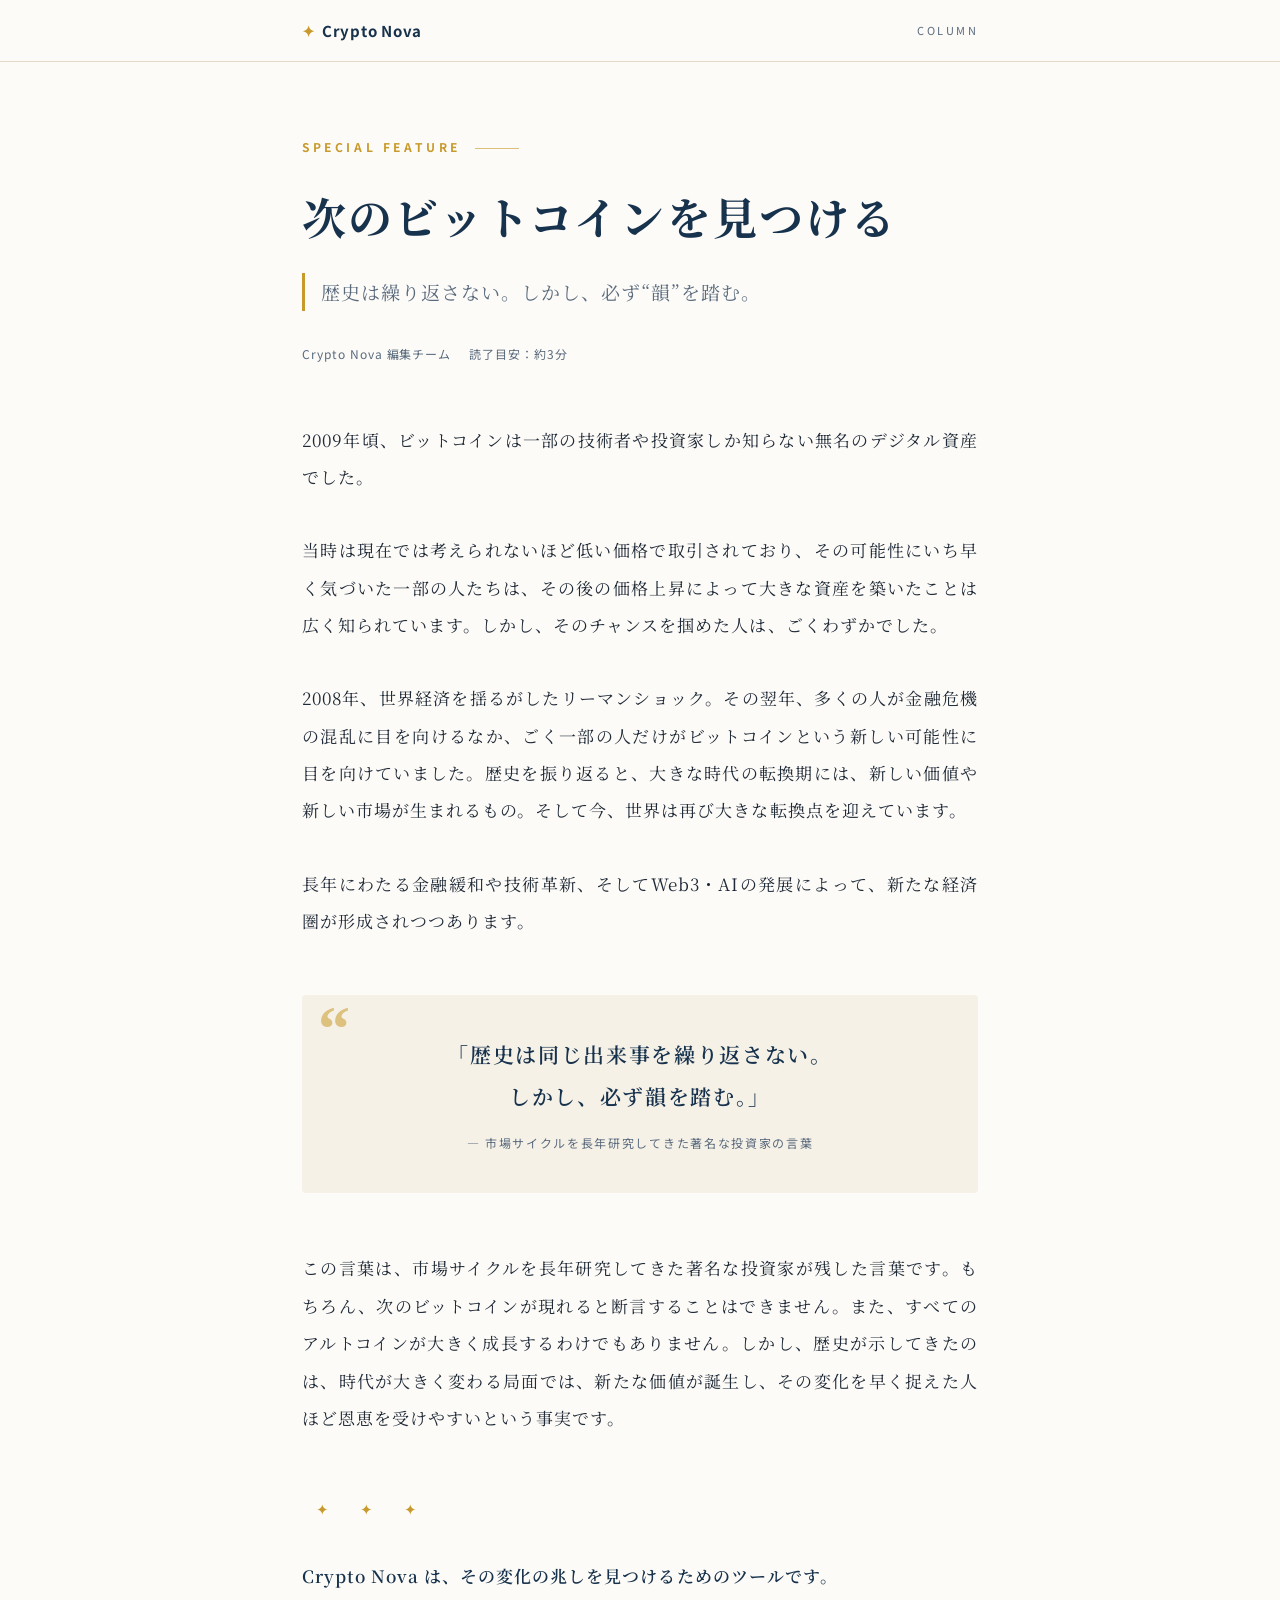
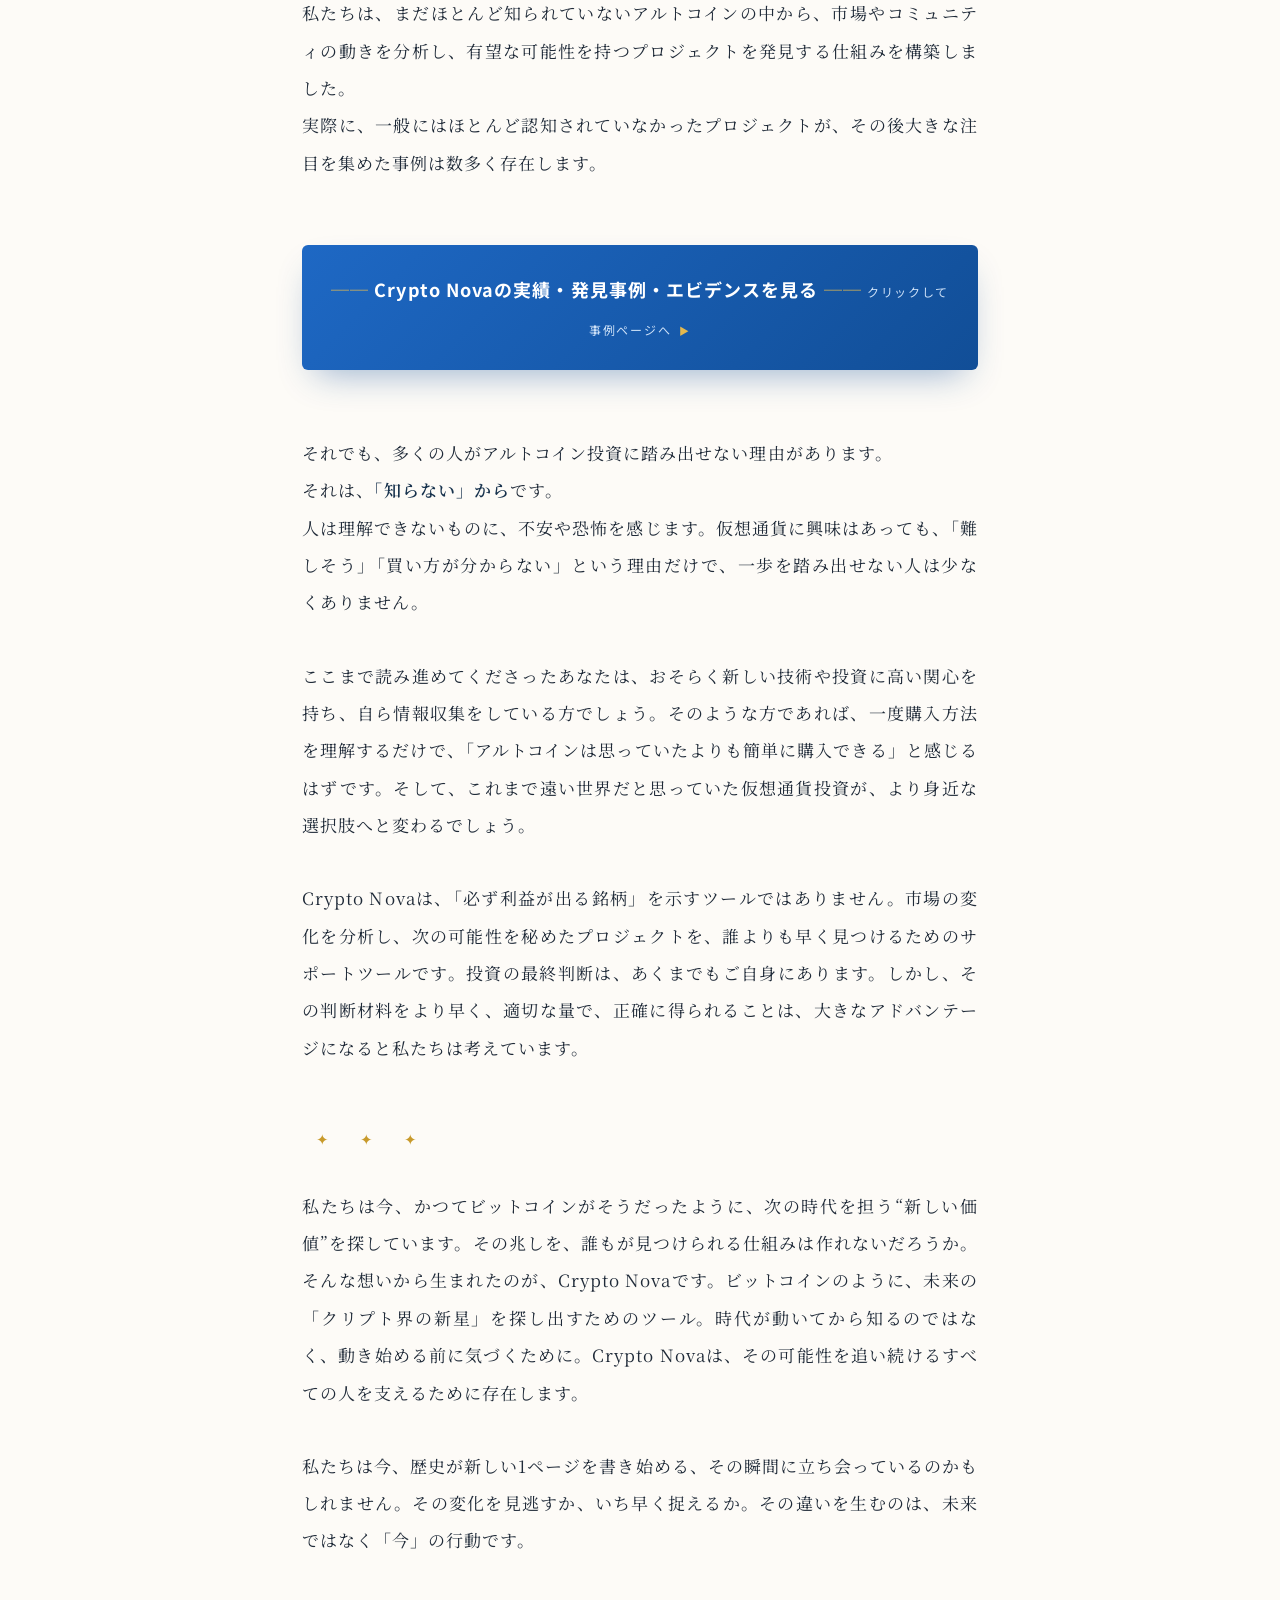
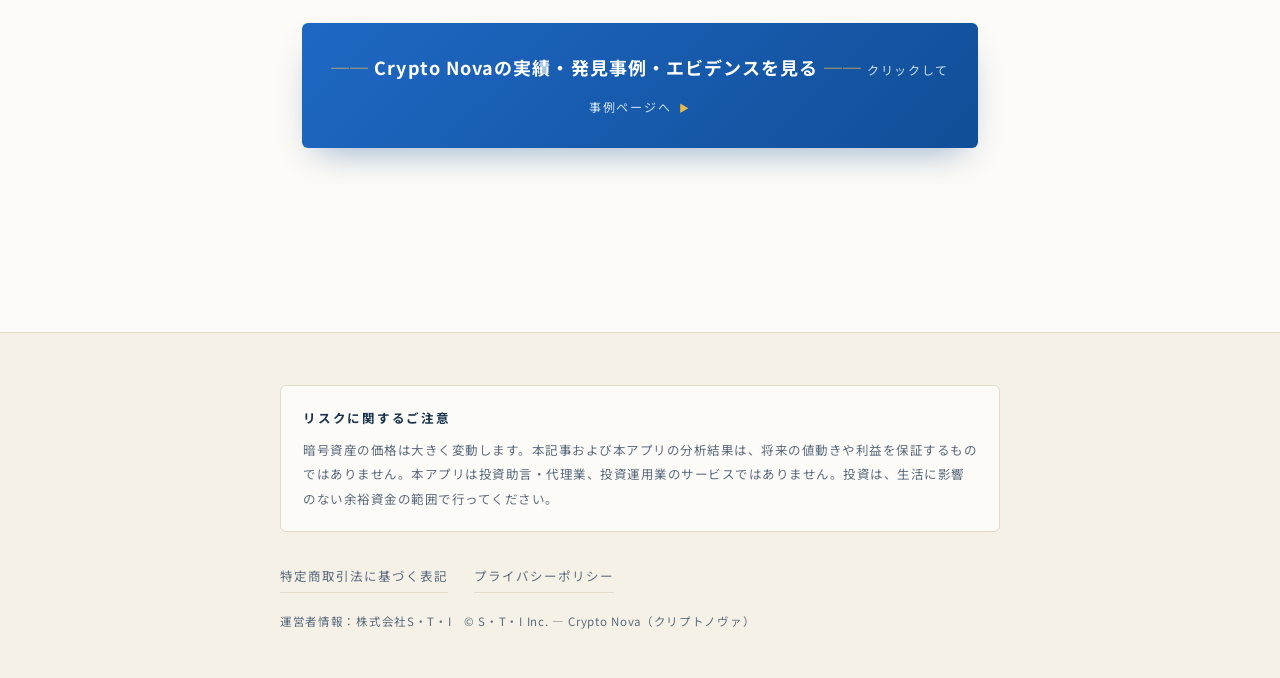
<file: article.html>
<!doctype html>
<html lang="ja">
<head>
<meta charset="utf-8" />
<meta name="viewport" content="width=device-width, initial-scale=1" />
<title>次のビットコインを見つける｜Crypto Nova コラム</title>
<meta name="description" content="歴史は繰り返さない。しかし、必ず“韻”を踏む。時代の転換点と暗号資産市場について、Crypto Novaが考えていること。">
<meta name="robots" content="noindex">

<meta property="og:type" content="article">
<meta property="og:site_name" content="Crypto Nova（クリプトノヴァ）">
<meta property="og:title" content="次のビットコインを見つける">
<meta property="og:description" content="歴史は繰り返さない。しかし、必ず“韻”を踏む。">
<meta property="og:locale" content="ja_JP">

<link rel="icon" href="data:image/svg+xml,%3Csvg xmlns='http://www.w3.org/2000/svg' viewBox='0 0 32 32'%3E%3Crect width='32' height='32' rx='7' fill='%231B6FD0'/%3E%3Cpath d='M16 5l2.4 8.6L27 16l-8.6 2.4L16 27l-2.4-8.6L5 16l8.6-2.4z' fill='%23FFE9A8'/%3E%3C/svg%3E">
<link rel="preconnect" href="https://fonts.googleapis.com">
<link rel="preconnect" href="https://fonts.gstatic.com" crossorigin>
<link href="https://fonts.googleapis.com/css2?family=Noto+Serif+JP:wght@400;500;600;700&family=Noto+Sans+JP:wght@400;500;700&display=swap" rel="stylesheet">

<style>
:root{
  --paper:#FDFBF7;        /* 生成りの紙色 */
  --paper-deep:#F6F1E7;
  --ink:#1F2A38;          /* 本文の墨色 */
  --ink-dim:#5A6B7E;
  --navy:#17324D;
  --blue:#1B6FD0;
  --gold:#C89A2B;
  --gold-soft:#E5B94E;
  --line:#E3DACA;
  --serif:"Noto Serif JP","Hiragino Mincho ProN","Yu Mincho",serif;
  --sans:"Noto Sans JP","Hiragino Kaku Gothic ProN",sans-serif;
}
*{ margin:0; padding:0; box-sizing:border-box; }
html{ scroll-behavior:smooth; }
body{
  background:var(--paper);
  color:var(--ink);
  font-family:var(--serif);
  font-size:17px;
  line-height:2.2;
  letter-spacing:.06em;
  -webkit-font-smoothing:antialiased;
}
a{ color:inherit; text-decoration:none; }
::selection{ background:rgba(229,185,78,.35); }

/* 読了プログレスバー */
.progress{ position:fixed; top:0; left:0; width:100%; height:3px; z-index:50; background:transparent; }
.progress i{ display:block; height:100%; width:0; background:linear-gradient(90deg,var(--gold),var(--gold-soft)); transition:width .1s linear; }

/* ヘッダー */
.head{
  border-bottom:1px solid var(--line);
  background:rgba(253,251,247,.92); backdrop-filter:blur(6px);
  position:sticky; top:0; z-index:40;
}
.head-in{
  max-width:720px; margin:0 auto; padding:14px 22px;
  display:flex; align-items:center; justify-content:space-between;
}
.brand{ font-family:var(--sans); font-weight:700; font-size:15px; color:var(--navy); letter-spacing:.05em; }
.brand .star{ color:var(--gold); margin-right:6px; }
.head-tag{ font-family:var(--sans); font-size:11px; color:var(--ink-dim); letter-spacing:.22em; }

/* 記事ヘッダー */
.hero{ max-width:720px; margin:0 auto; padding:72px 22px 46px; }
.kicker{
  font-family:var(--sans); font-size:12px; font-weight:700; letter-spacing:.3em;
  color:var(--gold); margin-bottom:22px;
}
.kicker::after{ content:""; display:inline-block; width:44px; height:1px; background:var(--gold); vertical-align:middle; margin-left:14px; opacity:.6; }
h1{
  font-size:clamp(30px,5.4vw,44px); font-weight:700; line-height:1.55;
  color:var(--navy); letter-spacing:.05em; margin-bottom:22px;
}
.lede{
  font-size:clamp(16px,2.6vw,19px); color:var(--ink-dim); line-height:2;
  padding-left:16px; border-left:3px solid var(--gold);
}
.meta{
  margin-top:30px; font-family:var(--sans); font-size:12px; color:var(--ink-dim);
  display:flex; gap:18px; letter-spacing:.08em;
}

/* 本文 */
.article{ max-width:720px; margin:0 auto; padding:8px 22px 40px; }
.article p{ margin-bottom:2.1em; text-align:justify; }
.article p b{ font-weight:600; color:var(--navy); }

/* 区切り飾り */
.orn{ text-align:center; color:var(--gold); font-size:15px; letter-spacing:.9em; padding-left:.9em; margin:56px 0; user-select:none; }

/* 引用 */
blockquote{
  margin:56px 0; padding:38px 30px;
  background:var(--paper-deep); border-radius:4px; position:relative;
  font-size:clamp(17px,2.8vw,21px); font-weight:600; color:var(--navy);
  line-height:2; text-align:center; letter-spacing:.08em;
}
blockquote::before{
  content:"“"; position:absolute; top:2px; left:16px;
  font-family:Georgia,serif; font-size:64px; color:var(--gold); opacity:.55; line-height:1;
}
blockquote cite{ display:block; margin-top:14px; font-size:12px; font-weight:400; font-style:normal; color:var(--ink-dim); font-family:var(--sans); }

/* エビデンス誘導CTA */
.evi{
  margin:64px 0; text-align:center;
}
.evi a{
  display:block;
  background:linear-gradient(135deg,#1E68C4,#114E97);
  color:#fff; border-radius:6px;
  padding:26px 26px 24px;
  box-shadow:0 16px 36px -14px rgba(17,78,151,.45);
  transition:transform .18s ease, box-shadow .18s ease;
}
.evi a:hover{ transform:translateY(-2px); box-shadow:0 22px 44px -14px rgba(17,78,151,.55); }
.evi .evi-line{
  font-family:var(--sans); font-weight:700;
  font-size:clamp(15px,2.9vw,18px); letter-spacing:.06em; line-height:1.8;
}
.evi .evi-line::before, .evi .evi-line::after{ content:"── "; color:var(--gold-soft); }
.evi .evi-line::after{ content:" ──"; }
.evi .evi-sub{
  margin-top:8px; font-family:var(--sans); font-size:12px; color:#CFE2F8; letter-spacing:.14em;
}
.evi .evi-sub::after{ content:"▶"; font-size:10px; margin-left:8px; color:var(--gold-soft); }

/* フッター */
footer{
  border-top:1px solid var(--line); background:var(--paper-deep);
  margin-top:80px; padding:52px 22px 44px;
  font-family:var(--sans);
}
.foot-in{ max-width:720px; margin:0 auto; }
.risk{
  font-size:12.5px; color:var(--ink-dim); line-height:1.95; letter-spacing:.04em;
  padding:20px 22px; background:var(--paper); border:1px solid var(--line); border-radius:6px;
  margin-bottom:30px;
}
.risk b{ display:block; color:var(--navy); margin-bottom:8px; font-size:12.5px; letter-spacing:.14em; }
.foot-links{ display:flex; flex-wrap:wrap; gap:10px 26px; font-size:12.5px; color:var(--ink-dim); margin-bottom:16px; }
.foot-links a{ border-bottom:1px solid var(--line); padding-bottom:2px; }
.foot-links a:hover{ color:var(--navy); }
.copy{ font-size:11.5px; color:var(--ink-dim); letter-spacing:.06em; }

@media (max-width:600px){
  body{ font-size:15.5px; line-height:2.1; }
  .hero{ padding:52px 20px 36px; }
  .orn{ margin:44px 0; }
  blockquote{ padding:32px 20px; margin:44px 0; }
  .evi{ margin:52px 0; }
}
</style>
</head>
<body>

<div class="progress" aria-hidden="true"><i id="pgb"></i></div>

<header class="head">
  <div class="head-in">
    <a class="brand" href="https://cryptonova.jp/sn/"><span class="star">✦</span>Crypto <b>Nova</b></a>
    <span class="head-tag">COLUMN</span>
  </div>
</header>

<div class="hero">
  <p class="kicker">SPECIAL FEATURE</p>
  <h1>次のビットコインを見つける</h1>
  <p class="lede">歴史は繰り返さない。しかし、必ず“韻”を踏む。</p>
  <div class="meta"><span>Crypto Nova 編集チーム</span><span>読了目安：約3分</span></div>
</div>

<main class="article">

  <p>2009年頃、ビットコインは一部の技術者や投資家しか知らない無名のデジタル資産でした。</p>

  <p>当時は現在では考えられないほど低い価格で取引されており、その可能性にいち早く気づいた一部の人たちは、その後の価格上昇によって大きな資産を築いたことは広く知られています。しかし、そのチャンスを掴めた人は、ごくわずかでした。</p>

  <p>2008年、世界経済を揺るがしたリーマンショック。その翌年、多くの人が金融危機の混乱に目を向けるなか、ごく一部の人だけがビットコインという新しい可能性に目を向けていました。歴史を振り返ると、大きな時代の転換期には、新しい価値や新しい市場が生まれるもの。そして今、世界は再び大きな転換点を迎えています。</p>

  <p>長年にわたる金融緩和や技術革新、そしてWeb3・AIの発展によって、新たな経済圏が形成されつつあります。</p>

  <blockquote>
    「歴史は同じ出来事を繰り返さない。<br>しかし、必ず韻を踏む。」
    <cite>― 市場サイクルを長年研究してきた著名な投資家の言葉</cite>
  </blockquote>

  <p>この言葉は、市場サイクルを長年研究してきた著名な投資家が残した言葉です。もちろん、次のビットコインが現れると断言することはできません。また、すべてのアルトコインが大きく成長するわけでもありません。しかし、歴史が示してきたのは、時代が大きく変わる局面では、新たな価値が誕生し、その変化を早く捉えた人ほど恩恵を受けやすいという事実です。</p>

  <p class="orn">✦ ✦ ✦</p>

  <p><b>Crypto Nova は、その変化の兆しを見つけるためのツールです。</b><br>
  私たちは、まだほとんど知られていないアルトコインの中から、市場やコミュニティの動きを分析し、有望な可能性を持つプロジェクトを発見する仕組みを構築しました。<br>
  実際に、一般にはほとんど認知されていなかったプロジェクトが、その後大きな注目を集めた事例は数多く存在します。</p>

  <div class="evi">
    <a href="https://cryptonova.jp/evidence-info/index.html#results">
      <span class="evi-line">Crypto Novaの実績・発見事例・エビデンスを見る</span>
      <span class="evi-sub">クリックして事例ページへ</span>
    </a>
  </div>

  <p>それでも、多くの人がアルトコイン投資に踏み出せない理由があります。<br>
  それは、<b>「知らない」から</b>です。<br>
  人は理解できないものに、不安や恐怖を感じます。仮想通貨に興味はあっても、「難しそう」「買い方が分からない」という理由だけで、一歩を踏み出せない人は少なくありません。</p>

  <p>ここまで読み進めてくださったあなたは、おそらく新しい技術や投資に高い関心を持ち、自ら情報収集をしている方でしょう。そのような方であれば、一度購入方法を理解するだけで、「アルトコインは思っていたよりも簡単に購入できる」と感じるはずです。そして、これまで遠い世界だと思っていた仮想通貨投資が、より身近な選択肢へと変わるでしょう。</p>

  <p>Crypto Novaは、「必ず利益が出る銘柄」を示すツールではありません。市場の変化を分析し、次の可能性を秘めたプロジェクトを、誰よりも早く見つけるためのサポートツールです。投資の最終判断は、あくまでもご自身にあります。しかし、その判断材料をより早く、適切な量で、正確に得られることは、大きなアドバンテージになると私たちは考えています。</p>

  <p class="orn">✦ ✦ ✦</p>

  <p>私たちは今、かつてビットコインがそうだったように、次の時代を担う“新しい価値”を探しています。その兆しを、誰もが見つけられる仕組みは作れないだろうか。そんな想いから生まれたのが、Crypto Novaです。ビットコインのように、未来の「クリプト界の新星」を探し出すためのツール。時代が動いてから知るのではなく、動き始める前に気づくために。Crypto Novaは、その可能性を追い続けるすべての人を支えるために存在します。</p>

  <p>私たちは今、歴史が新しい1ページを書き始める、その瞬間に立ち会っているのかもしれません。その変化を見逃すか、いち早く捉えるか。その違いを生むのは、未来ではなく「今」の行動です。</p>

  <div class="evi">
    <a href="https://cryptonova.jp/evidence-info/index.html#results">
      <span class="evi-line">Crypto Novaの実績・発見事例・エビデンスを見る</span>
      <span class="evi-sub">クリックして事例ページへ</span>
    </a>
  </div>

</main>

<footer>
  <div class="foot-in">
    <div class="risk">
      <b>リスクに関するご注意</b>
      暗号資産の価格は大きく変動します。本記事および本アプリの分析結果は、将来の値動きや利益を保証するものではありません。本アプリは投資助言・代理業、投資運用業のサービスではありません。投資は、生活に影響のない余裕資金の範囲で行ってください。
    </div>
    <nav class="foot-links" aria-label="規約リンク">
      <a href="https://utage-system.com/p/GmEAOaUJH50i" target="_blank" rel="noopener">特定商取引法に基づく表記</a>
      <a href="https://utage-system.com/p/vxZiZWdCKVAc" target="_blank" rel="noopener">プライバシーポリシー</a>
    </nav>
    <p class="copy">運営者情報：株式会社S・T・I　© S・T・I Inc. — Crypto Nova（クリプトノヴァ）</p>
  </div>
</footer>

<script>
(function(){
  var bar=document.getElementById('pgb');
  function u(){
    var h=document.documentElement;
    var max=h.scrollHeight-h.clientHeight;
    bar.style.width=(max>0?(h.scrollTop/max)*100:0)+'%';
  }
  window.addEventListener('scroll',u,{passive:true}); u();
})();
</script>
</body>
</html>
</file>
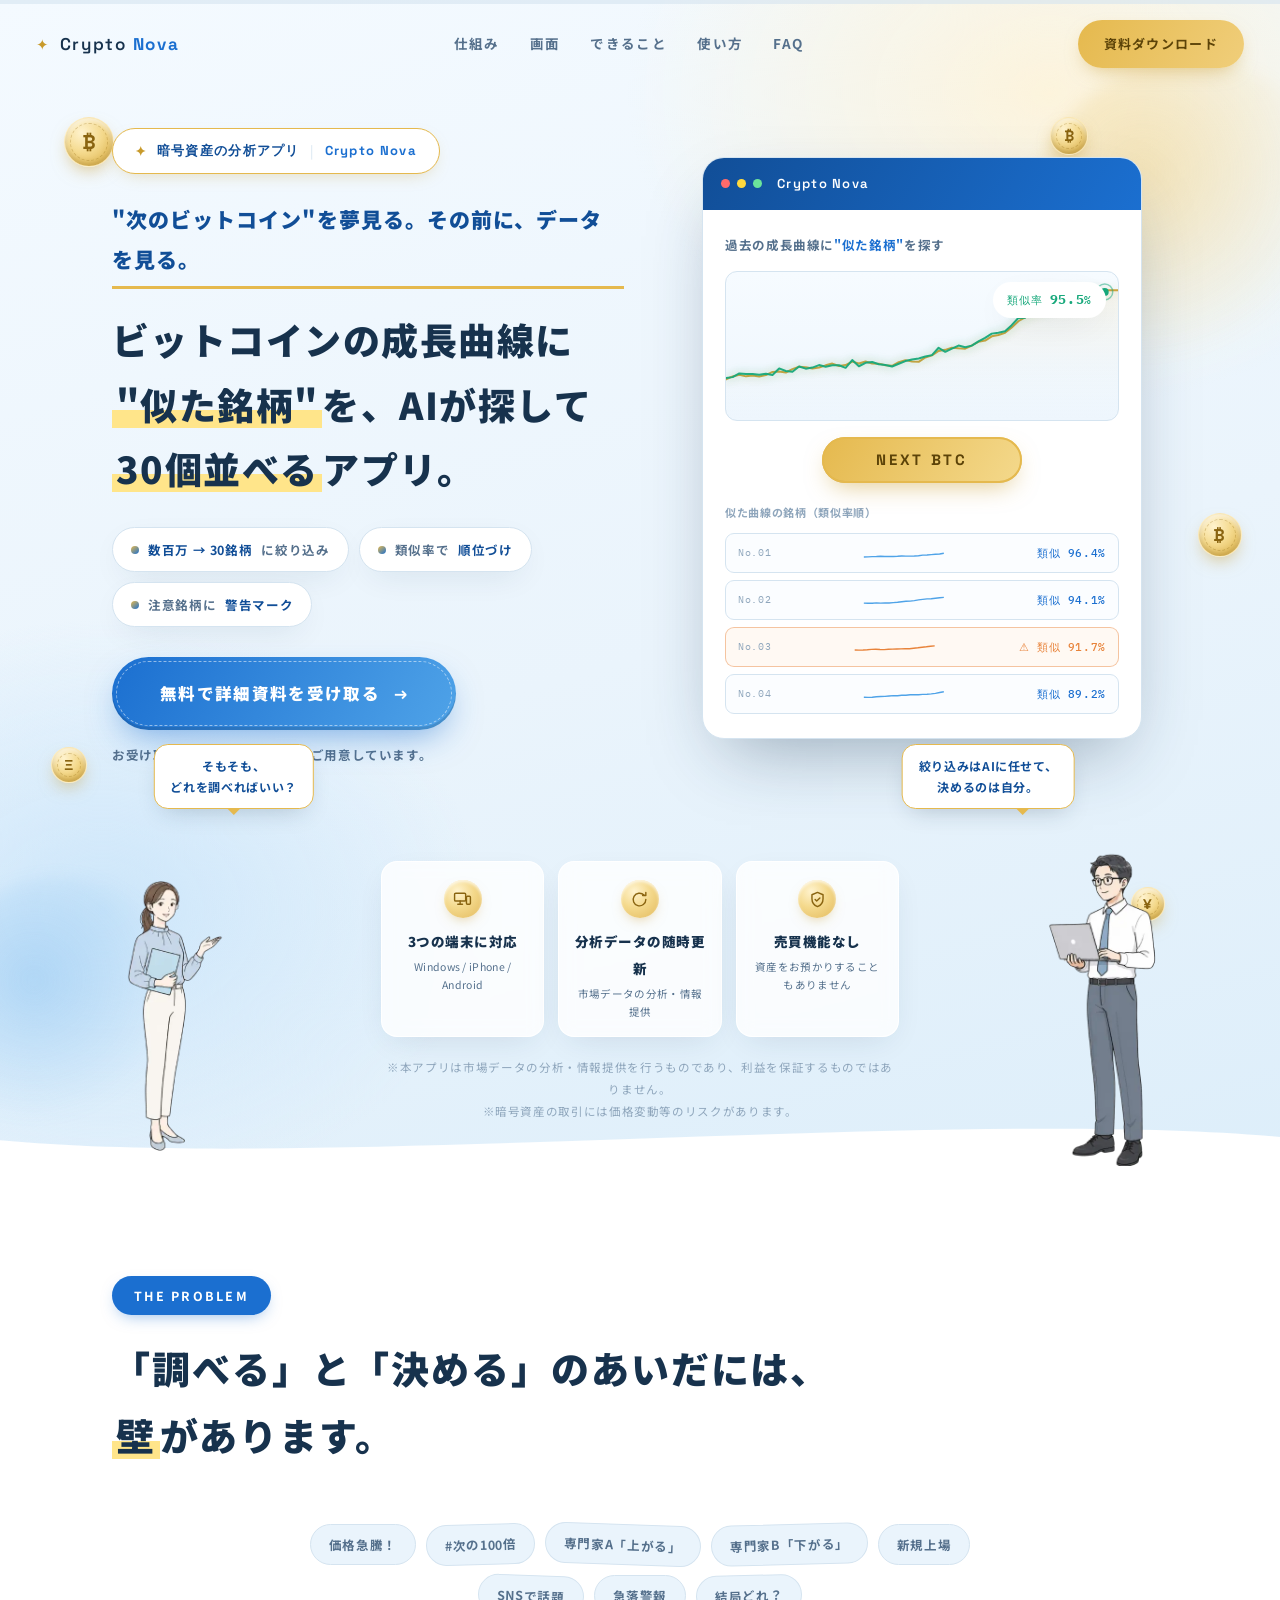
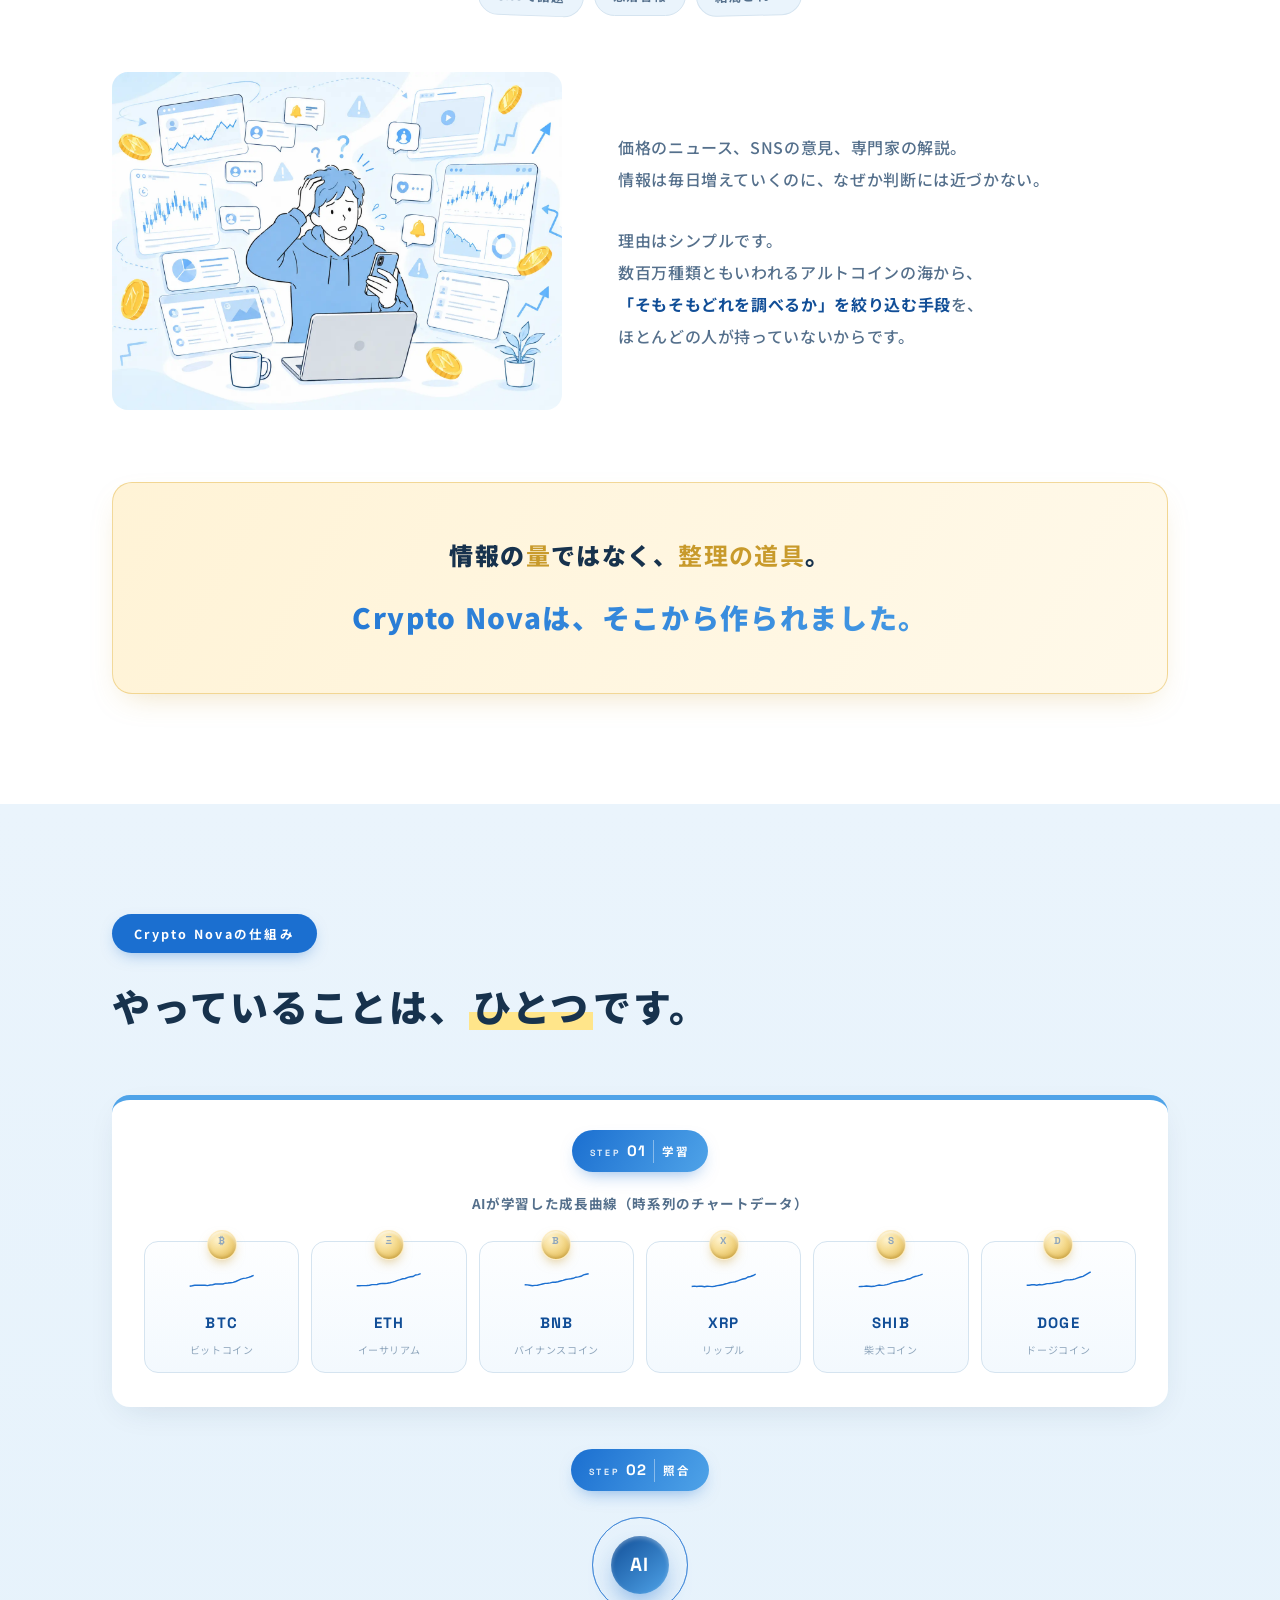
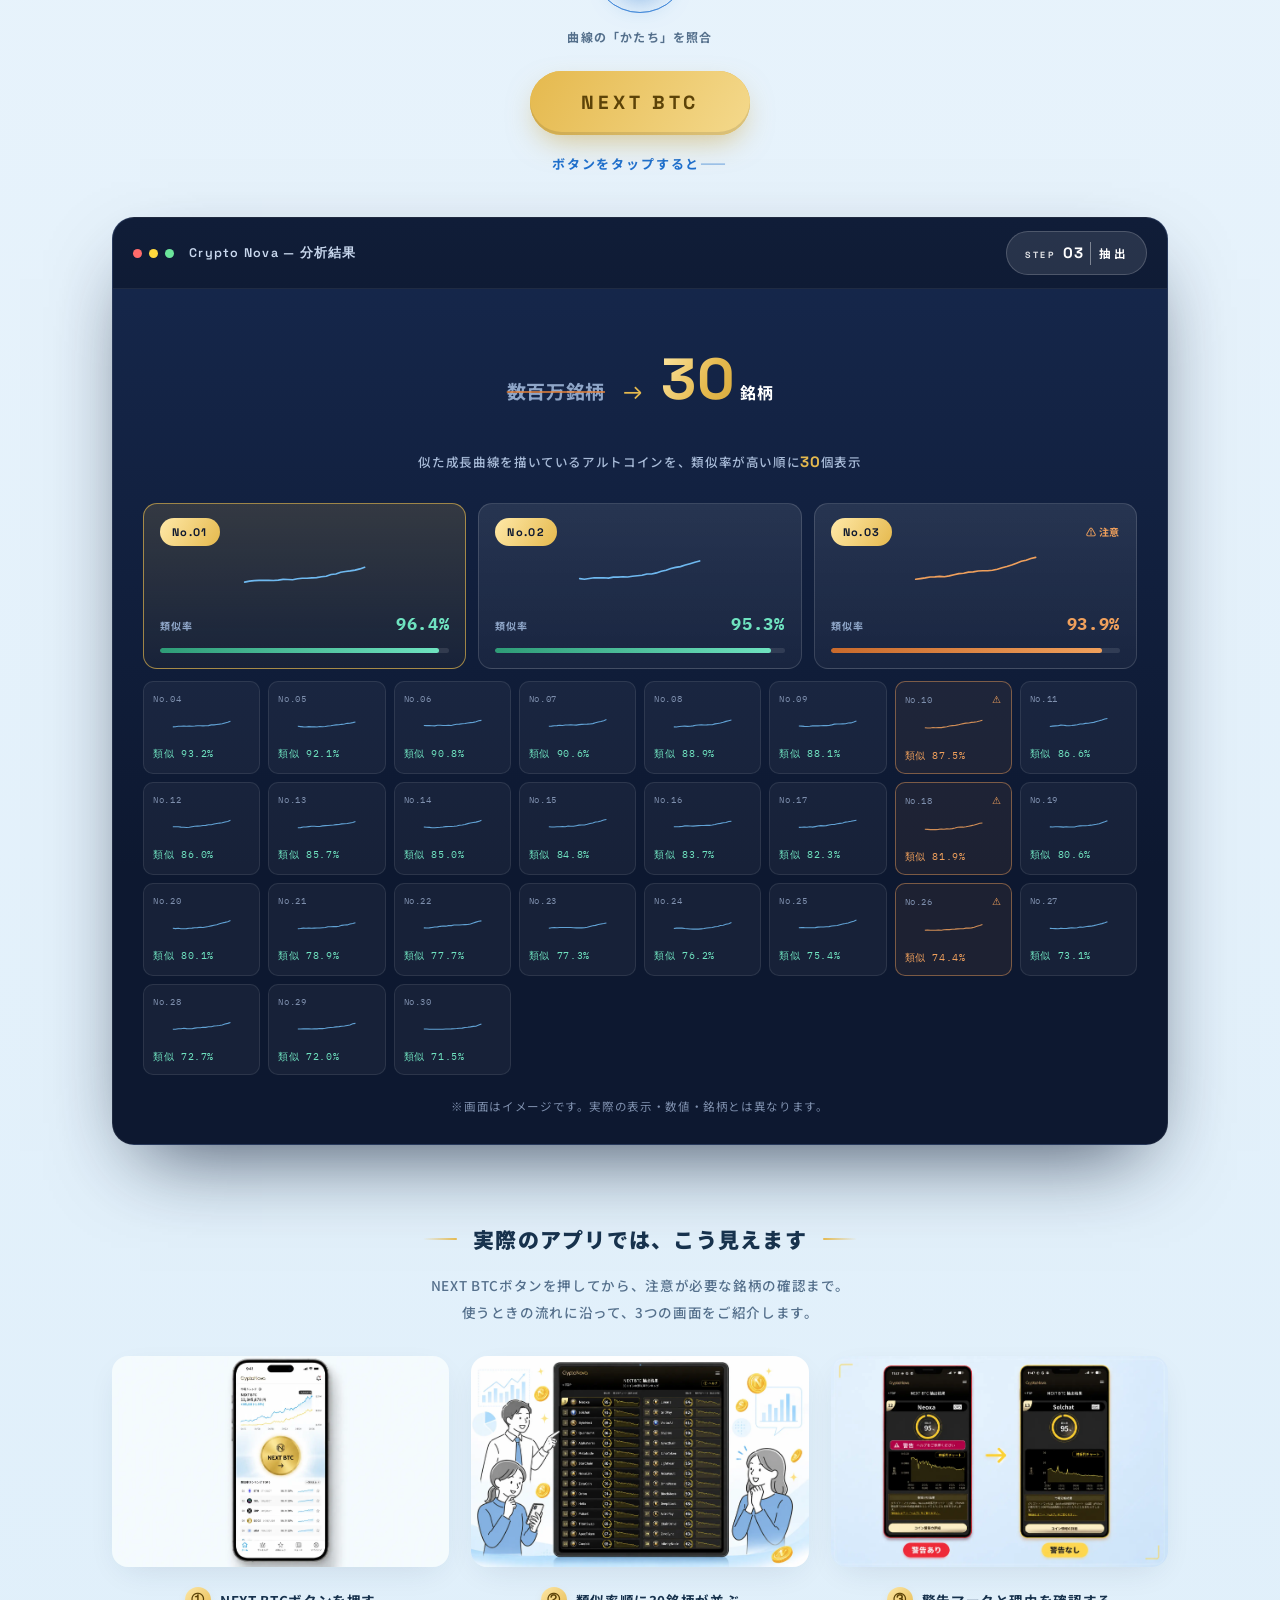
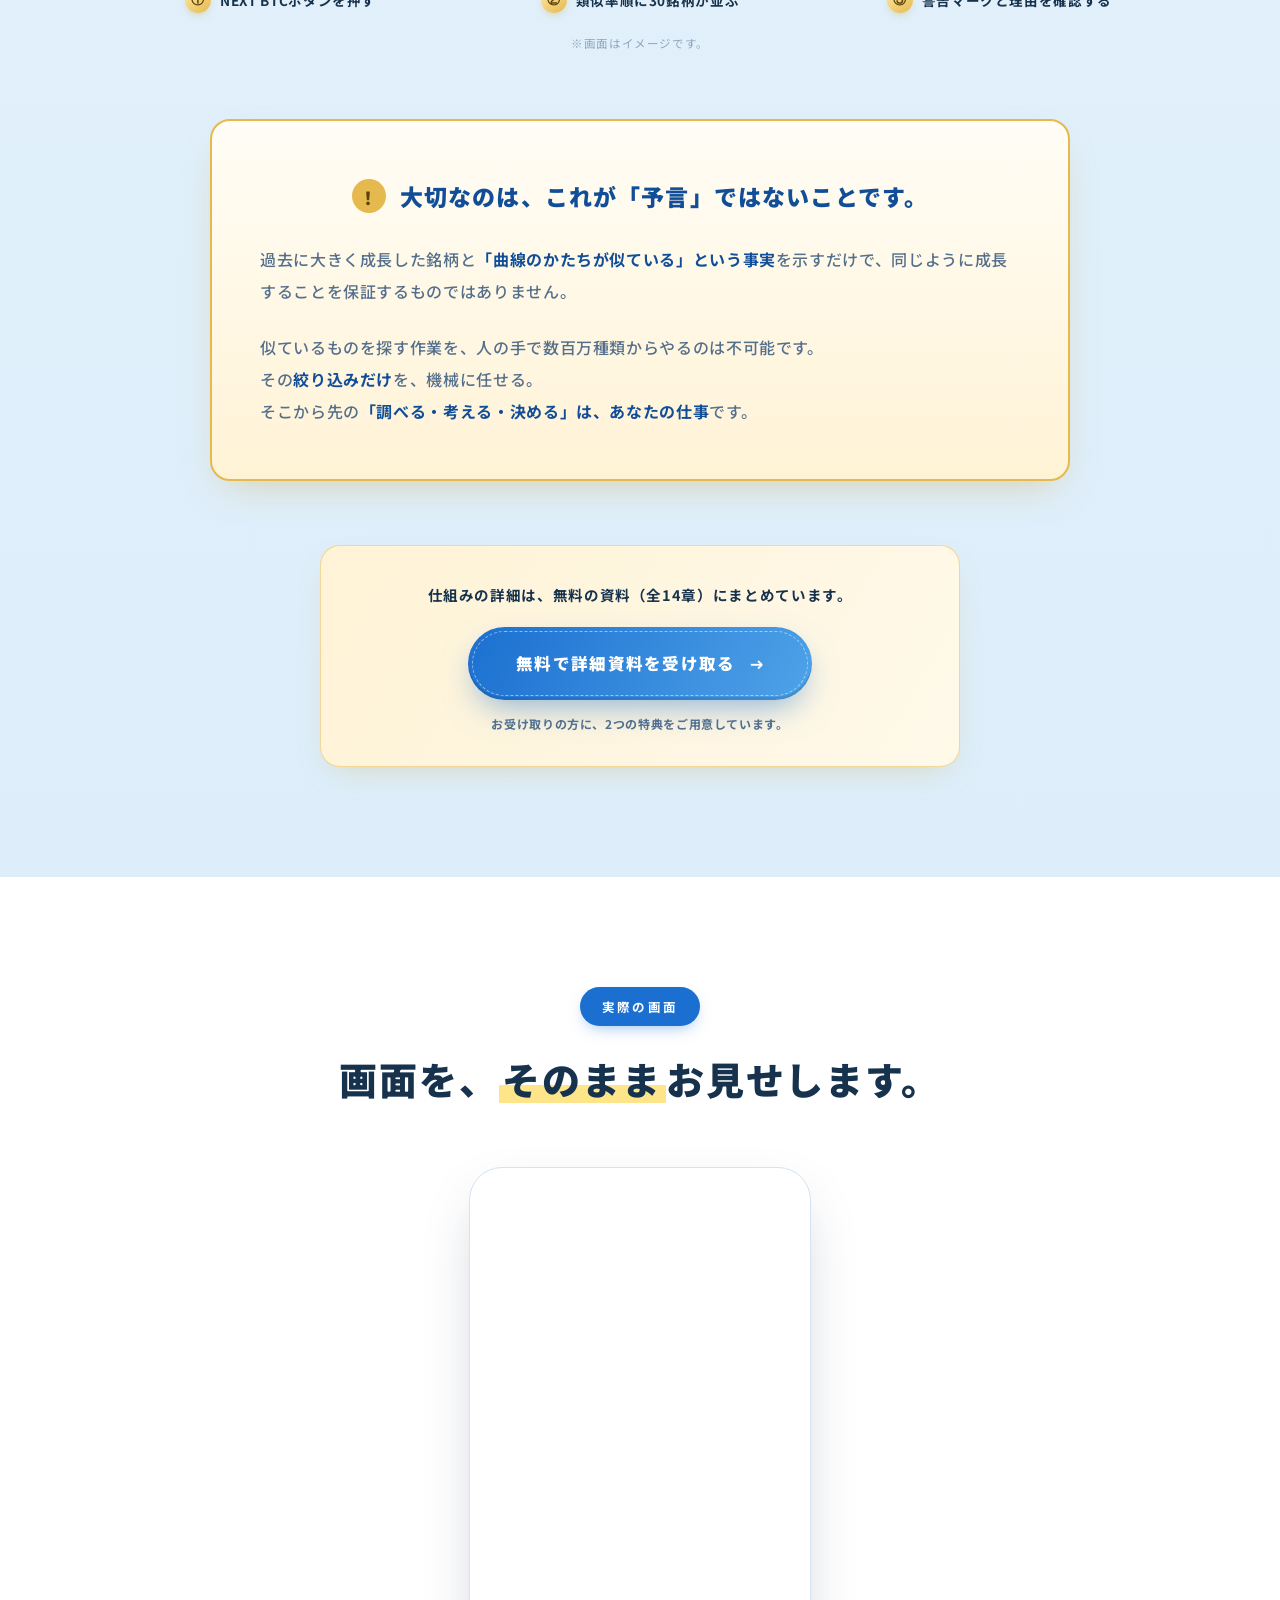
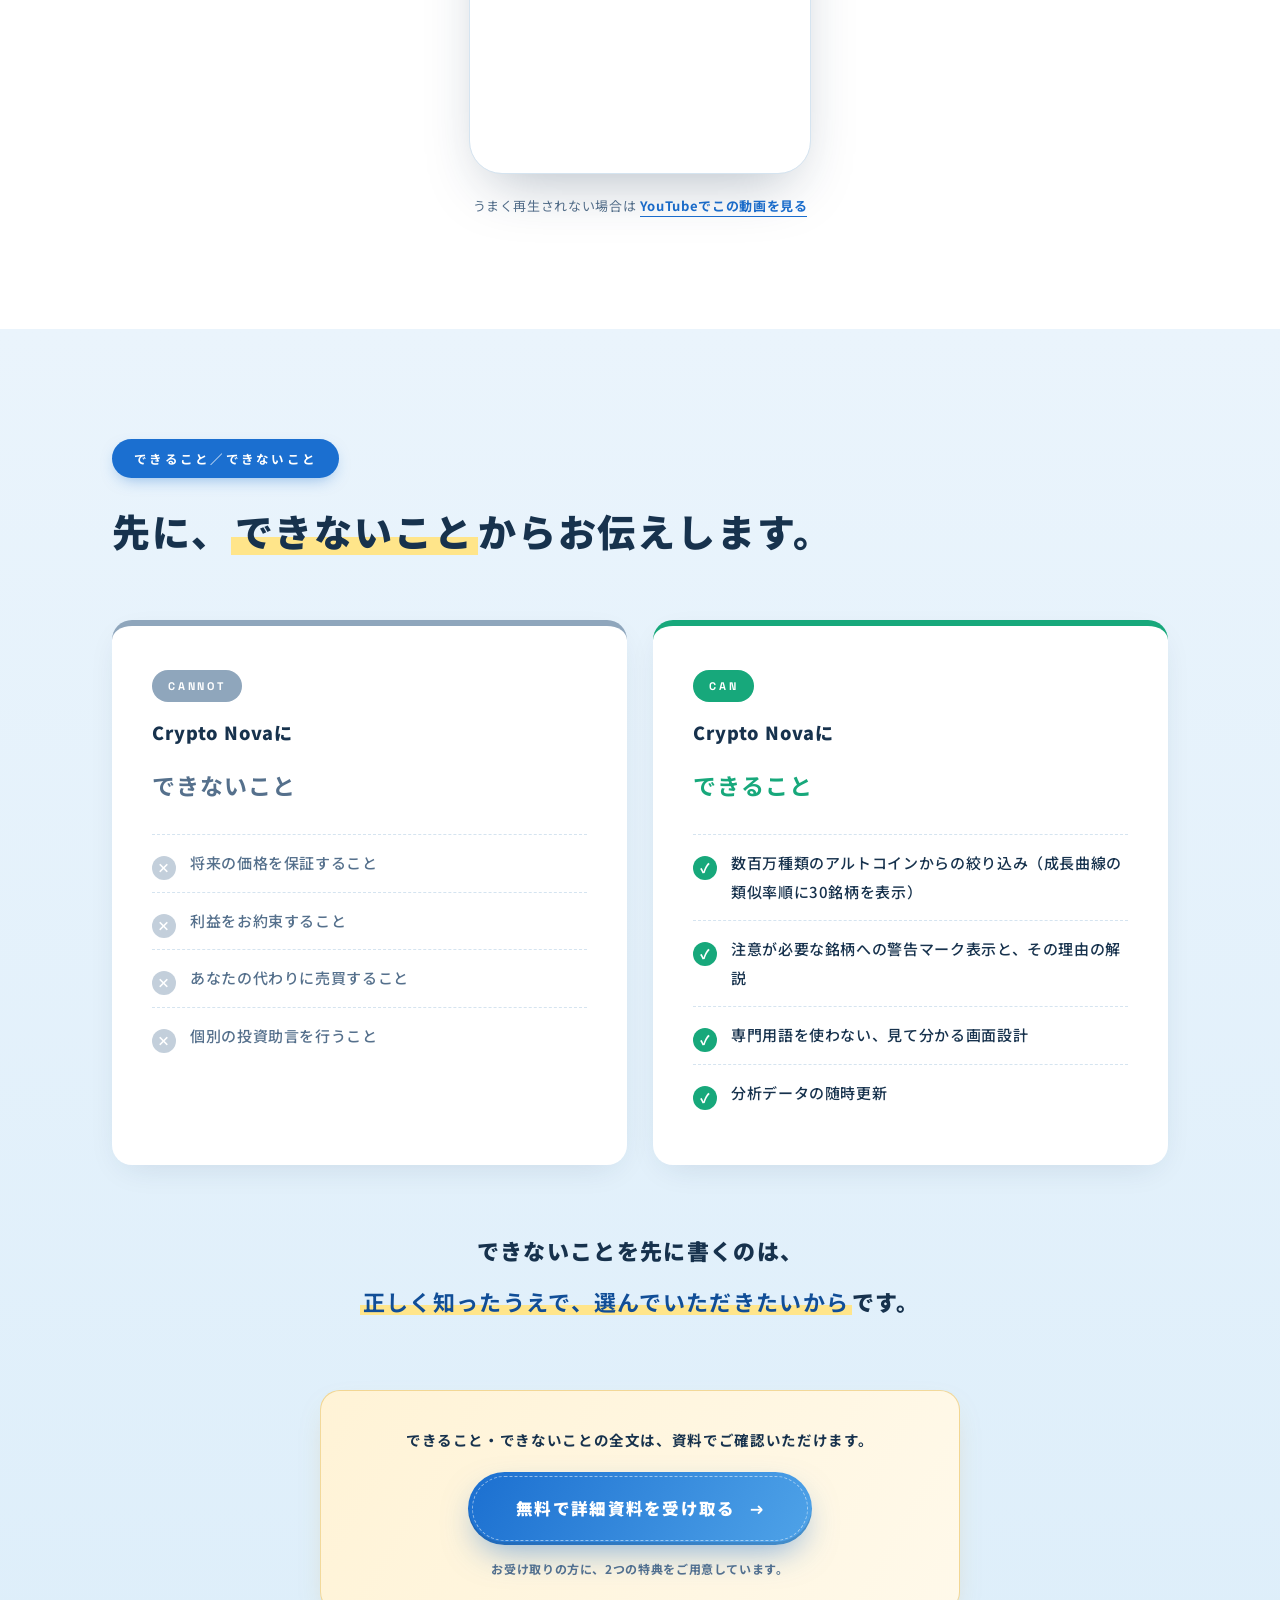
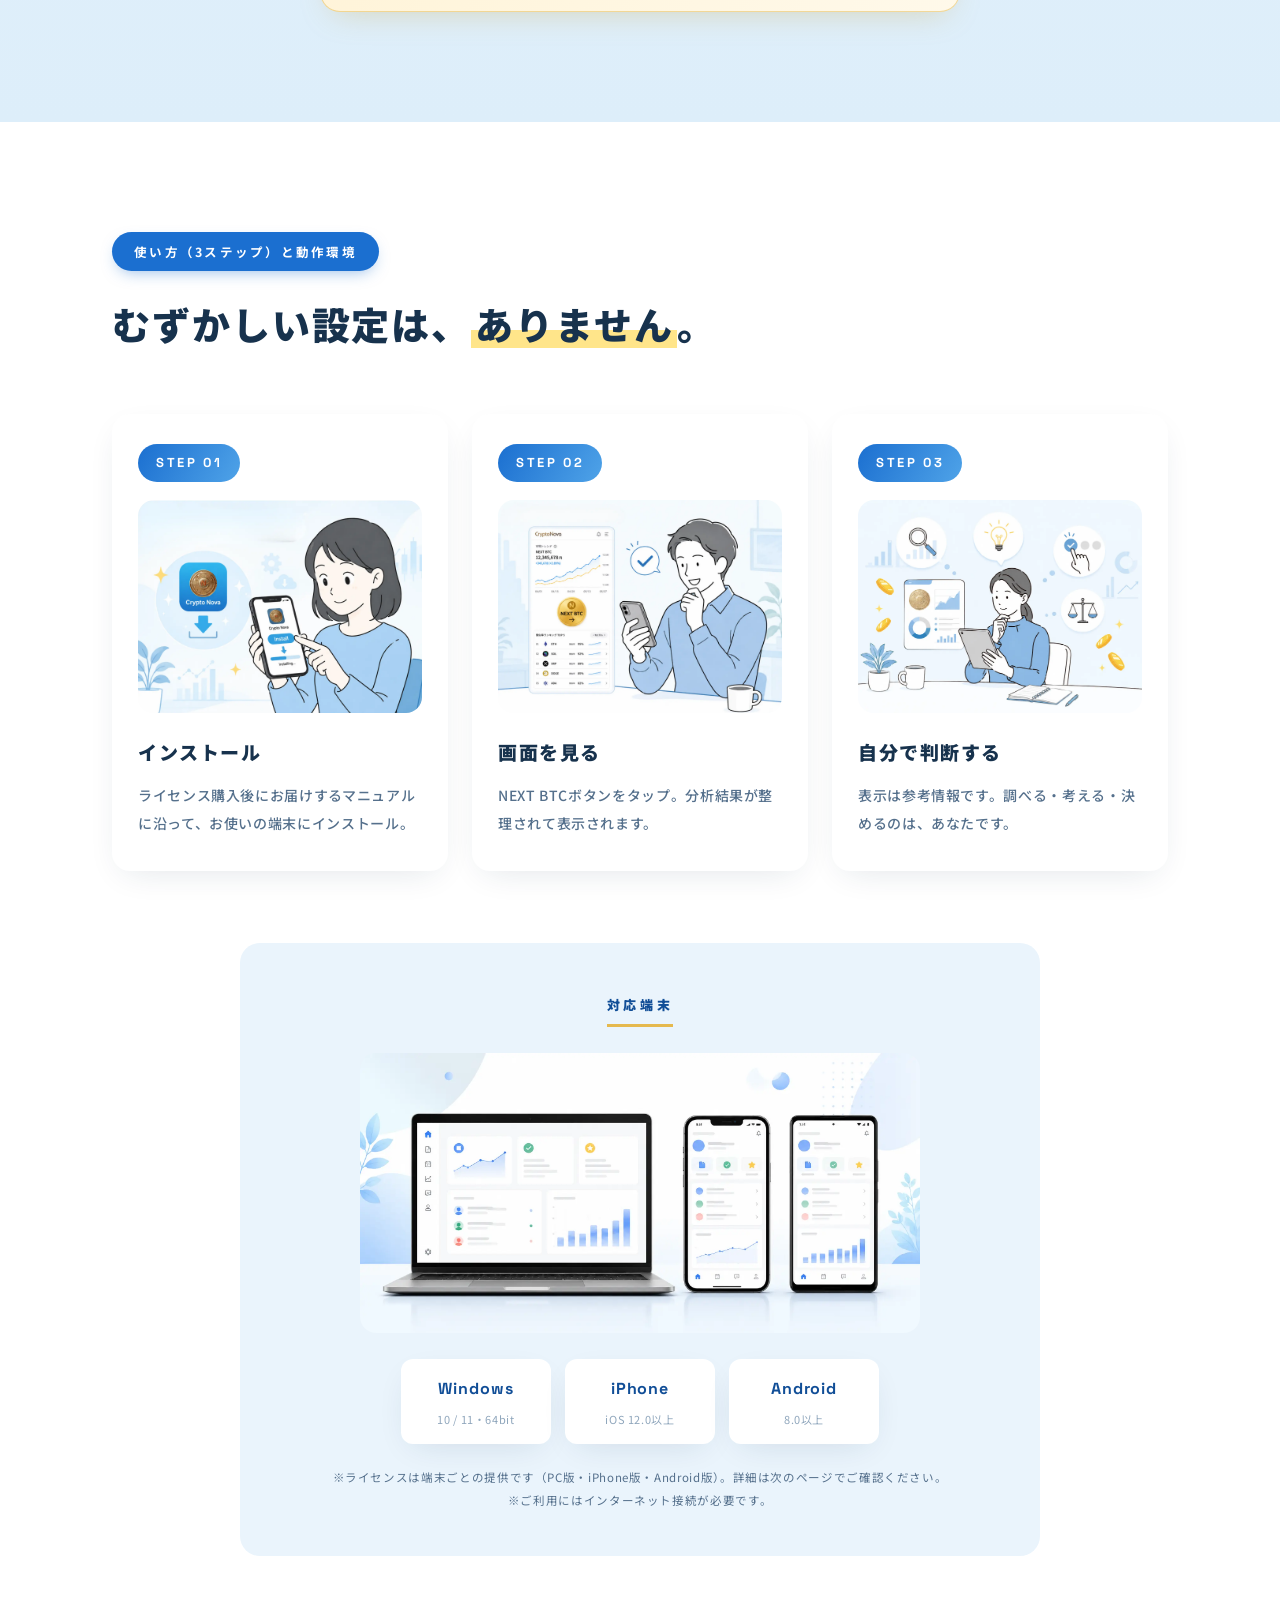
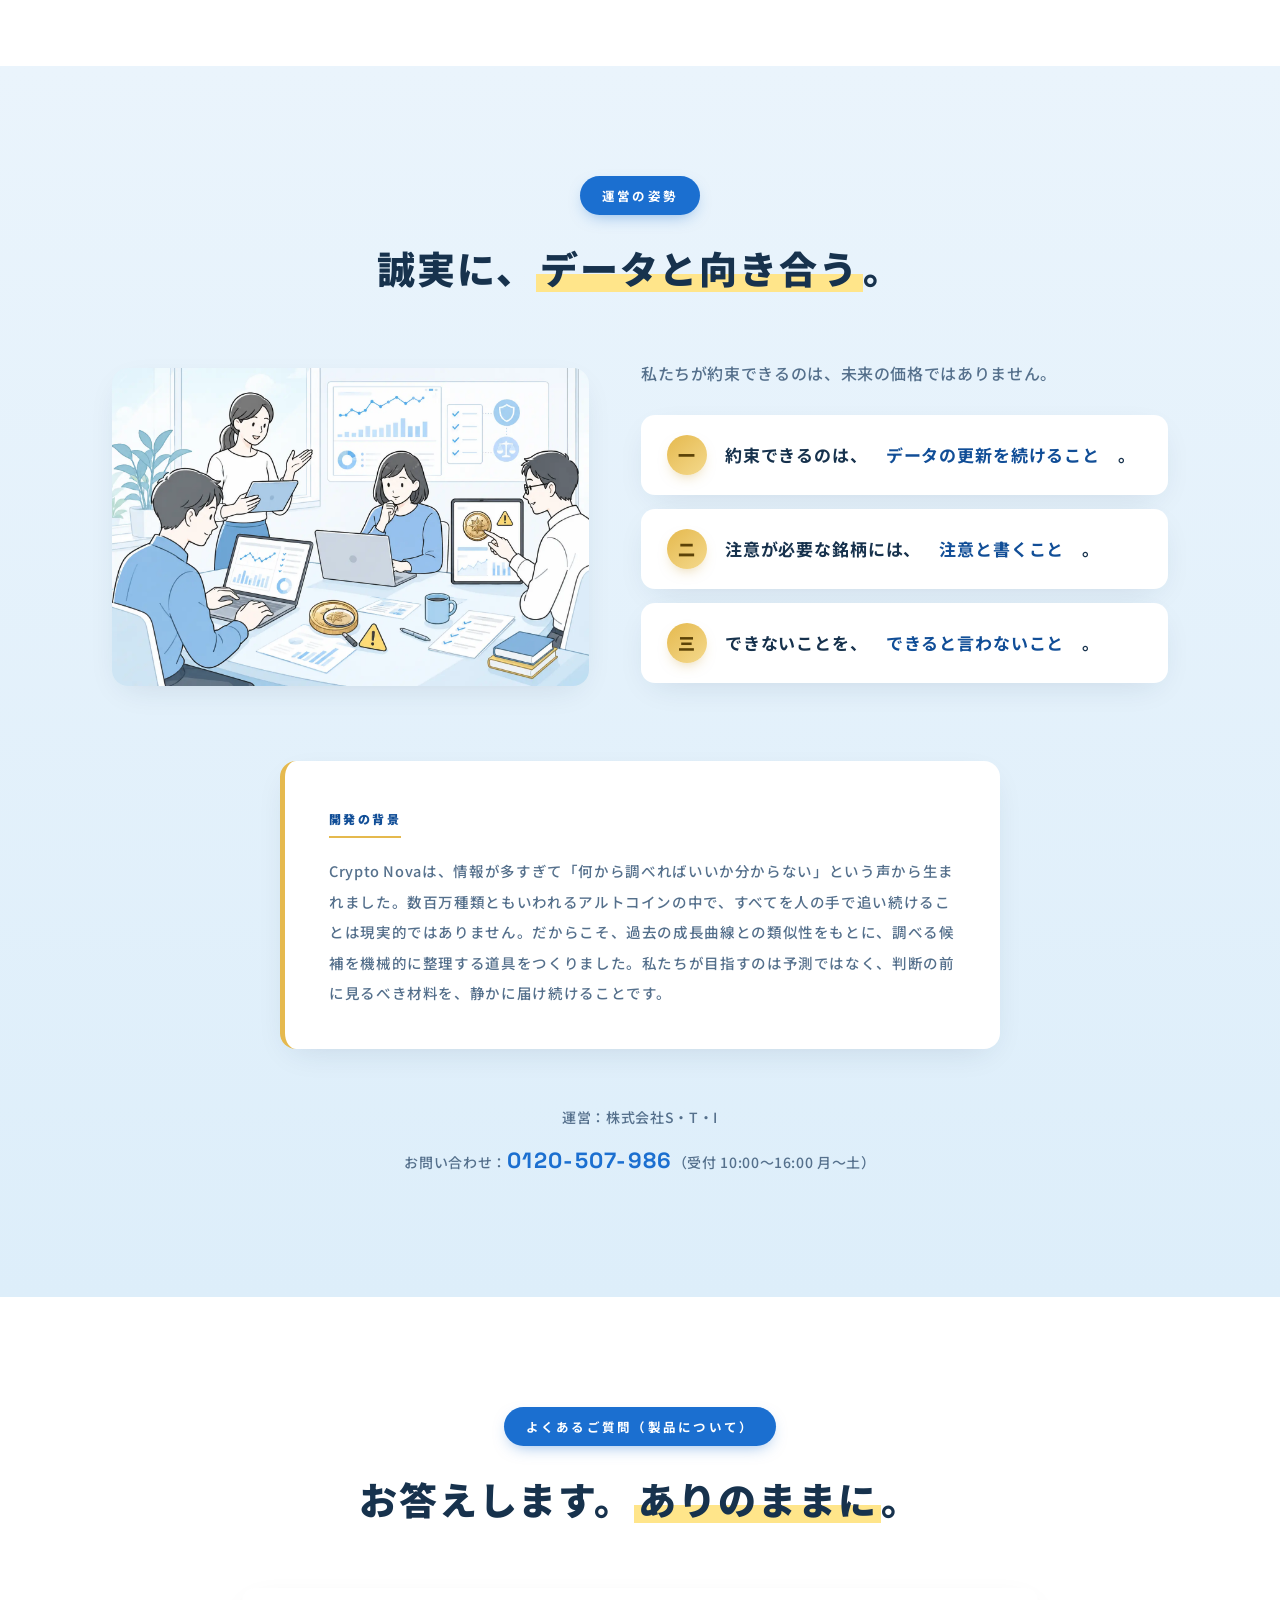
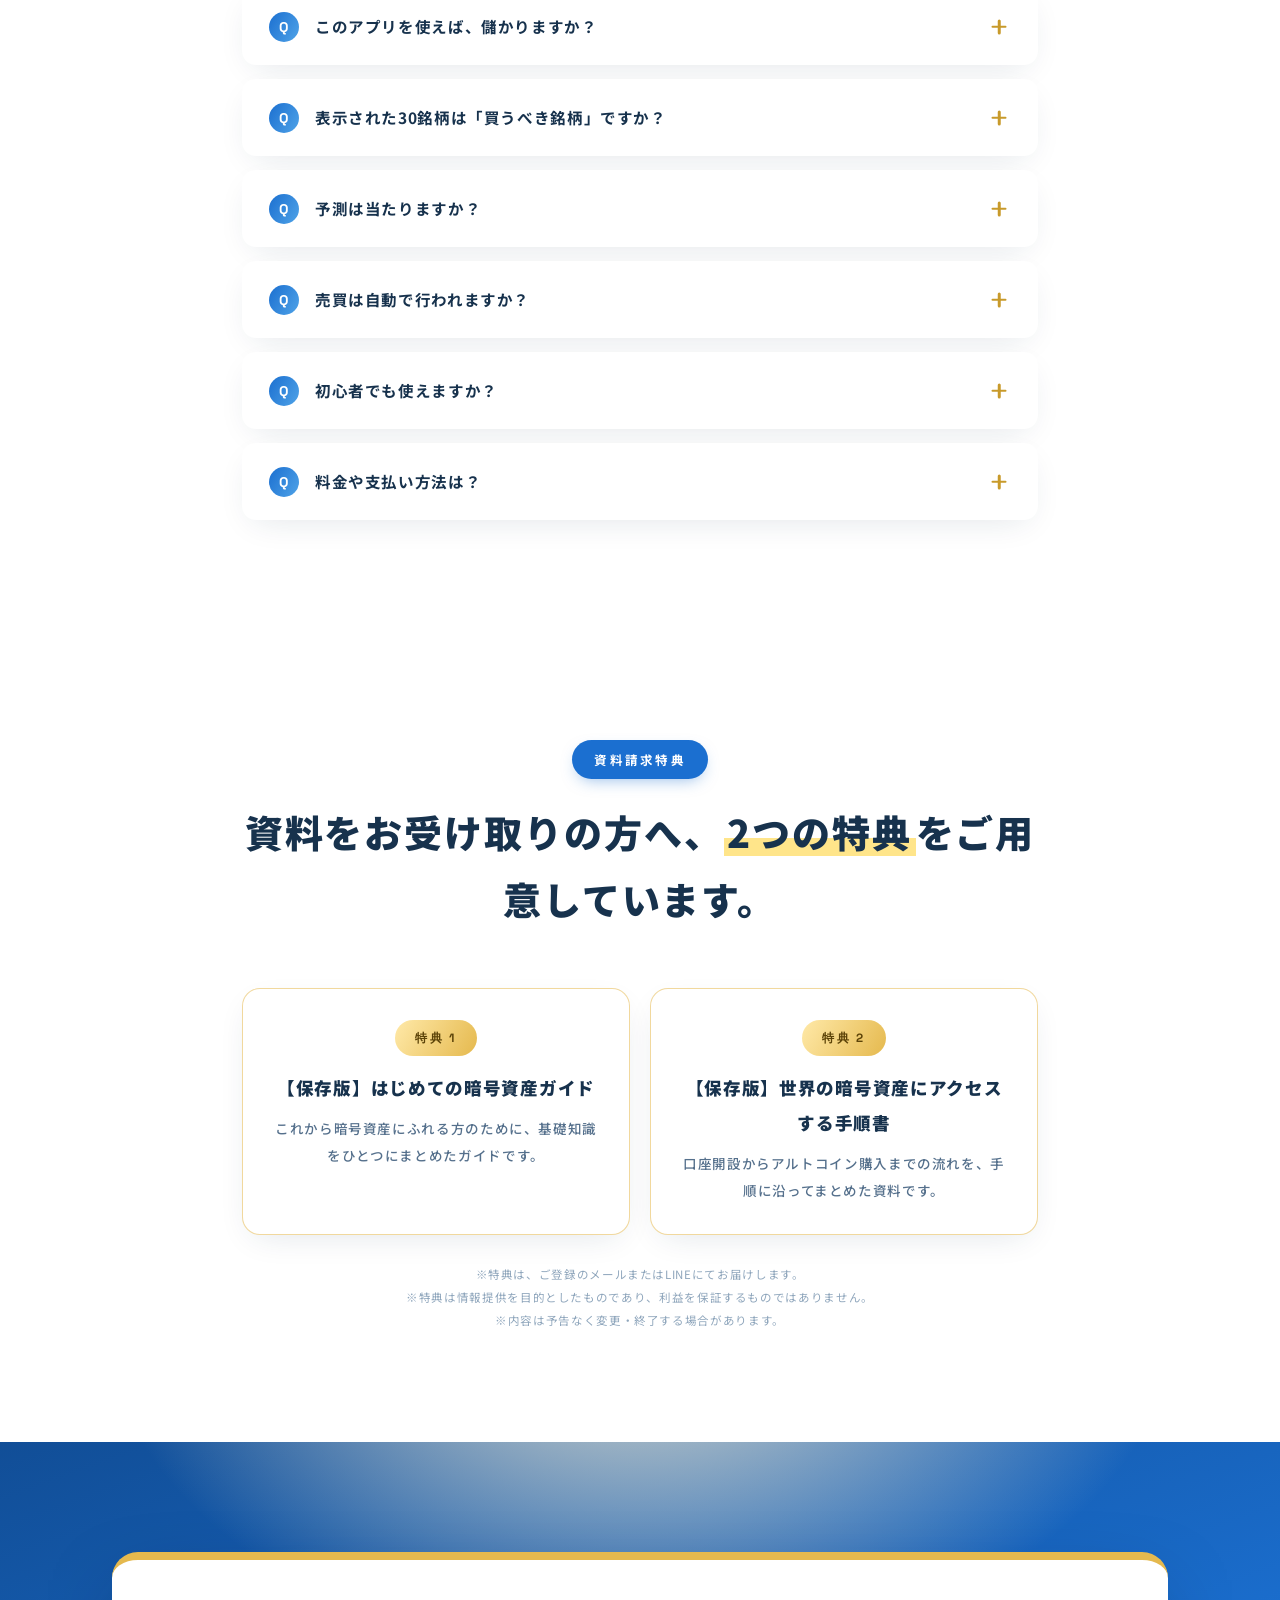
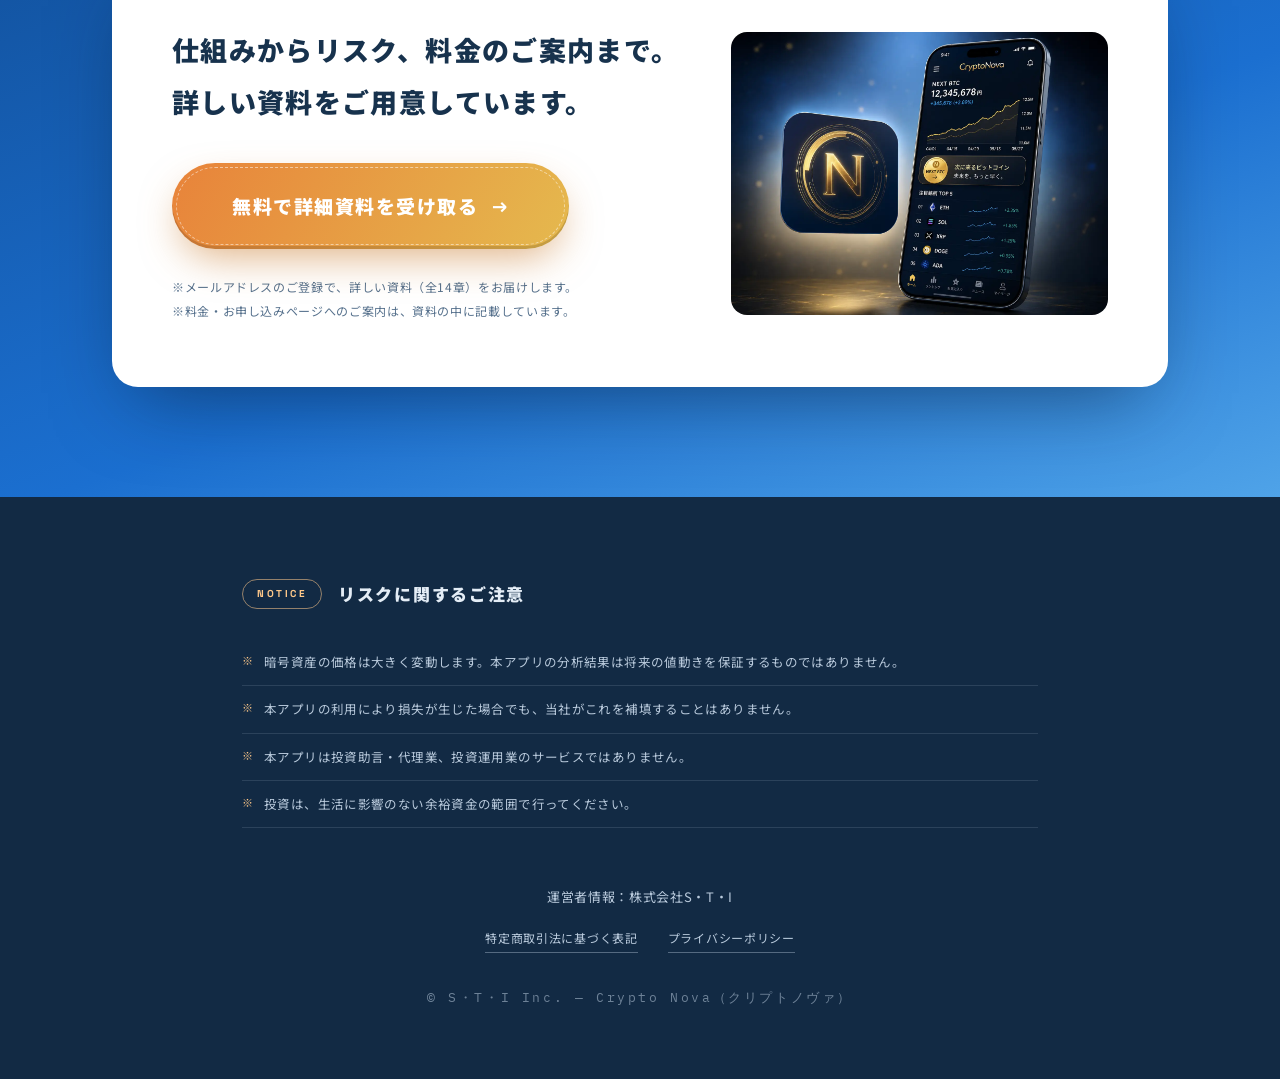
<file: index2.html>
<!doctype html>
<html lang="ja">
<head>
<meta charset="utf-8" />
<meta name="viewport" content="width=device-width, initial-scale=1" />
<title>Crypto Nova（クリプトノヴァ）｜暗号資産のデータ分析アプリ — 相場を、自分の目で読めるようになる。</title>
<meta name="description" content="Crypto Nova（クリプトノヴァ）は暗号資産市場のデータ分析を可視化するアプリ。数百万種類のアルトコインから、過去の成長曲線と似た銘柄を類似率順に30個表示します。運営：株式会社S・T・I。利益を保証するものではありません。">
<meta name="robots" content="noindex">

<!-- OGP（SNS・検索結果でのシェア表示用） -->
<meta property="og:type" content="website">
<meta property="og:site_name" content="Crypto Nova（クリプトノヴァ）">
<meta property="og:title" content="Crypto Nova（クリプトノヴァ）｜暗号資産のデータ分析アプリ">
<meta property="og:description" content="数百万種類のアルトコインから、過去の成長曲線と似た銘柄を類似率順に30銘柄表示。相場を、自分の目で読めるようになる。">
<meta property="og:url" content="https://cryptonova.jp/sn/">
<meta property="og:image" content="https://cryptonova.jp/sn/images/cta-app.webp">
<meta property="og:locale" content="ja_JP">
<meta name="twitter:card" content="summary_large_image">

<!-- 構造化データ（検索エンジン向けのアプリ情報） -->
<script type="application/ld+json">
{
  "@context": "https://schema.org",
  "@type": "SoftwareApplication",
  "name": "Crypto Nova",
  "alternateName": ["クリプトノヴァ", "クリプト・ノヴァ"],
  "applicationCategory": "FinanceApplication",
  "operatingSystem": "Windows 10/11, iOS 12.0以上, Android 8.0以上",
  "description": "暗号資産市場のデータ分析を可視化するアプリ。数百万種類のアルトコインから、過去の成長曲線と似た銘柄を類似率順に30銘柄表示します。利益を保証するものではありません。",
  "publisher": {
    "@type": "Organization",
    "name": "株式会社S・T・I"
  }
}
</script>
<link rel="icon" href="data:image/svg+xml,%3Csvg xmlns='http://www.w3.org/2000/svg' viewBox='0 0 32 32'%3E%3Crect width='32' height='32' rx='7' fill='%231B6FD0'/%3E%3Cpath d='M16 5l2.4 8.6L27 16l-8.6 2.4L16 27l-2.4-8.6L5 16l8.6-2.4z' fill='%23FFE9A8'/%3E%3C/svg%3E">
<link rel="preconnect" href="https://fonts.googleapis.com">
<link rel="preconnect" href="https://fonts.gstatic.com" crossorigin>
<link href="https://fonts.googleapis.com/css2?family=Noto+Sans+JP:wght@400;500;700;900&family=Space+Grotesk:wght@500;600;700&family=IBM+Plex+Mono:wght@400;500&display=swap" rel="stylesheet">
<link rel="stylesheet" href="css/style.css">
<style>
/* このテストページ限定：スマホ調整（画像FVは使わない） */
@media (max-width:760px){
  .fv-sp{ display:none !important; }
  .fv-cta-sp{ display:none !important; }
  .fv{ padding-top:74px !important; }
  .fv-orb{ display:block !important; }
  .fv-coins{ display:block !important; }

  /* ナビをコンパクトに（折り返し防止） */
  .topnav{ padding:10px 14px !important; }
  .brand{ gap:6px; }
  .brand-name{ font-size:15px; white-space:nowrap; }
  .nav-cta{ font-size:11.5px; padding:8px 14px; white-space:nowrap; }

  /* リボンは1行・小さめ */
  .fv-ribbon{ font-size:10.5px; padding:7px 12px; gap:6px; white-space:nowrap; letter-spacing:.02em; margin-bottom:16px; }

  /* 並び替え：キャッチ→見出し→アプリデモ→説明→チップ→CTA */
  .fv .fv-grid{ display:flex !important; flex-direction:column; gap:0; }
  .fv-copy{ display:contents; }
  .fv-ribbon{ order:1; align-self:flex-start; }
  .fv-catch2{ order:2; align-self:flex-start; margin-right:auto; text-align:left; }
  .fv-title{ order:3; font-size:23px !important; line-height:1.75 !important; margin-bottom:16px; }
  .fv-visual{ order:4; margin-bottom:20px; }
  .fv-explain{ order:5; font-size:13.5px; margin-bottom:14px; }
  .fv-feats{ order:6; margin-bottom:18px; }
  .fv-cta{ order:7; margin-top:0; text-align:center; }
  .fv-cta .btn-primary{ width:100%; max-width:420px; font-size:15.5px; padding:18px 18px; }
  .app-demo{ box-shadow:0 18px 44px -18px rgba(23,50,77,.35); }
}
.fv-catch2{
  display:inline-block;
  font-size:clamp(15px,2.2vw,21px); font-weight:900; letter-spacing:.05em;
  color:var(--blue-deep);
  border-bottom:3px solid var(--gold);
  padding-bottom:6px; margin-bottom:18px;
  line-height:1.9;
}
.fv-title--b{ font-size:clamp(23px,3.2vw,37px) !important; line-height:1.75 !important; }
@media (min-width:761px){
  .fv-catch2 .sp{ display:none; }
  .fv-cta-sp{ display:none !important; }
}
</style>
</head>
<body>

<!-- ページ上部：スクロール進捗バー -->
<div class="progress-bar" aria-hidden="true"><i></i></div>

<!-- 固定ナビ -->
<nav class="topnav" aria-label="ページ内ナビゲーション">
  <a class="brand" href="#top">
    <span class="brand-mark" aria-hidden="true">✦</span>
    <span class="brand-name">Crypto <b>Nova</b></span>
  </a>
  <div class="nav-links">
    <a href="#mechanism">仕組み</a>
    <a href="#demo">画面</a>
    <a href="#honest">できること</a>
    <a href="#howto">使い方</a>
    <a href="#faq">FAQ</a>
  </div>
  <a class="nav-cta" href="https://utage-system.com/p/JpcmqXh0SH2F">資料ダウンロード</a>
</nav>

<main id="top">

<!-- =================================================== -->
<!-- S1 / ファーストビュー                                  -->
<!-- =================================================== -->
<section class="fv" id="fv">
  <div class="fv-orb orb-1" aria-hidden="true"></div>
  <div class="fv-orb orb-2" aria-hidden="true"></div>

  <!-- 浮遊コイン（CSS描画・画像不要／PCのみ表示） -->
  <div class="fv-coins" aria-hidden="true">
    <span class="coin c1">₿</span>
    <span class="coin c2">Ξ</span>
    <span class="coin c3">₿</span>
    <span class="coin c4">¥</span>
    <span class="coin c5">₿</span>
  </div>

  <!-- スマホ専用フルFV画像（PCでは非表示／読込失敗時は枠ごと非表示） -->
  <figure class="fv-sp">
    <img src="images/fv-sp.webp" width="887" height="1774"
      onerror="this.closest('.fv-sp').style.display='none'"
      alt="Crypto Nova｜相場を、自分の目で読めるようになる。ビットコインなどの成長曲線をAIが学習し、数百万のアルトコインから似た曲線の銘柄を類似率が高い順に30銘柄、自動で表示します。">
  </figure>

  <div class="fv-cta-sp">
    <a class="btn-primary" href="https://utage-system.com/p/JpcmqXh0SH2F">無料で詳細資料を受け取る<span class="btn-arrow" aria-hidden="true">→</span></a>
    <p class="fv-cta-tokuten">お受け取りの方に、<b>2つの特典</b>をご用意しています。</p>
        <p class="fv-cta-names">①【保存版】はじめての暗号資産ガイド　②【保存版】世界の暗号資産にアクセスする手順書</p>
  </div>

  <div class="container fv-grid">
    <div class="fv-copy">
      <p class="fv-ribbon reveal"><span class="ribbon-star">✦</span><b class="rb-strong">暗号資産の分析アプリ</b><span class="ribbon-div">|</span><b>Crypto&nbsp;Nova</b></p>

      <p class="fv-catch2 reveal">"次のビットコイン"を夢見る。<br class="sp">その前に、データを見る。</p>

      <h1 class="fv-title fv-title--b reveal d1">
        ビットコインの成長曲線に<br class="pc">
        <span class="mk">"似た銘柄"</span>を、AIが探して<br class="pc">
        <span class="mk">30個並べる</span>アプリ。
      </h1>


      <ul class="fv-feats reveal d3">
        <li><i></i><b>数百万 → 30銘柄</b>に絞り込み</li>
        <li><i></i>類似率で<b>順位づけ</b></li>
        <li><i></i>注意銘柄に<b>警告マーク</b></li>
      </ul>

      <div class="fv-cta reveal d4">
        <a class="btn-primary" href="https://utage-system.com/p/JpcmqXh0SH2F">無料で詳細資料を受け取る<span class="btn-arrow" aria-hidden="true">→</span></a>
        <p class="fv-cta-tokuten">お受け取りの方に、<b>2つの特典</b>をご用意しています。</p>
      </div>
    </div>

    <div class="fv-visual reveal d2">
      <div class="app-demo">
        <div class="app-demo-bar">
          <span class="ad-dot"></span><span class="ad-dot"></span><span class="ad-dot"></span>
          <span class="ad-name">Crypto Nova</span>
        </div>
        <div class="app-demo-screen">
          <p class="ad-cap">過去の成長曲線に<b>"似た銘柄"</b>を探す</p>
          <div class="ad-chart">
            <canvas id="hero-chart"></canvas>
            <span class="ad-sim">類似率&nbsp;<b id="hero-sim">0.0</b>%</span>
          </div>
          <div class="ad-next" aria-hidden="true"><span class="ad-next-pulse"></span>NEXT&nbsp;BTC</div>
          <p class="ad-reslabel">似た曲線の銘柄（類似率順）</p>
          <ul class="ad-results" id="hero-results" aria-hidden="true"></ul>
        </div>
      </div>
    </div>
  </div>

  <!-- キャラクター＋信頼バッジ＋注意書きの地面ゾーン -->
  <div class="container fv-foot reveal d4">
    <div class="fv-char-wrap">
      <span class="char-bubble">そもそも、<br>どれを調べればいい？</span>
      <figure class="ph fv-char char-l" data-src="char-left.webp" data-size="520×760・透過" style="aspect-ratio:52/76"></figure>
    </div>

    <div class="fv-trust">
      <ul class="trust-list">
        <li>
          <i aria-hidden="true"><svg viewBox="0 0 24 24" fill="none" stroke="currentColor" stroke-width="1.8" stroke-linecap="round" stroke-linejoin="round"><rect x="2" y="4" width="14" height="10" rx="1.5"/><path d="M6 18h6M9 14v4"/><rect x="17" y="8" width="5" height="10" rx="1.2"/></svg></i>
          <b>3つの端末に対応</b>
          <span>Windows / iPhone / Android</span>
        </li>
        <li>
          <i aria-hidden="true"><svg viewBox="0 0 24 24" fill="none" stroke="currentColor" stroke-width="1.8" stroke-linecap="round" stroke-linejoin="round"><path d="M20 12a8 8 0 1 1-2.3-5.6"/><path d="M20 3v4h-4"/></svg></i>
          <b>分析データの随時更新</b>
          <span>市場データの分析・情報提供</span>
        </li>
        <li>
          <i aria-hidden="true"><svg viewBox="0 0 24 24" fill="none" stroke="currentColor" stroke-width="1.8" stroke-linecap="round" stroke-linejoin="round"><path d="M12 3l7 3v5c0 4.4-3 8.4-7 10-4-1.6-7-5.6-7-10V6z"/><path d="M9 12l2 2 4-4"/></svg></i>
          <b>売買機能なし</b>
          <span>資産をお預かりすることもありません</span>
        </li>
      </ul>
      <div class="fv-disclaimer">
        <p>※本アプリは市場データの分析・情報提供を行うものであり、利益を保証するものではありません。</p>
        <p>※暗号資産の取引には価格変動等のリスクがあります。</p>
      </div>
    </div>

    <div class="fv-char-wrap">
      <span class="char-bubble">絞り込みはAIに任せて、<br>決めるのは自分。</span>
      <figure class="ph fv-char char-r" data-src="char-right.webp" data-size="520×760・透過" style="aspect-ratio:52/76"></figure>
    </div>
  </div>

  <div class="fv-wave" aria-hidden="true">
    <svg viewBox="0 0 1440 90" preserveAspectRatio="none"><path d="M0,50 C360,95 1080,0 1440,45 L1440,90 L0,90 Z" fill="#FFFFFF"/></svg>
  </div>
</section>

<!-- =================================================== -->
<!-- S2 / 問題定義                                          -->
<!-- =================================================== -->
<section class="problem section bg-white" id="problem">
  <div class="container">
    <header class="sec-head reveal">
      <p class="sec-badge">THE PROBLEM</p>
      <h2 class="sec-title">「調べる」と「決める」のあいだには、<br class="pc"><span class="mk">壁</span>があります。</h2>
    </header>

    <!-- 情報ノイズのチップ -->
    <div class="noise-chips reveal" aria-hidden="true">
      <span>価格急騰！</span><span>#次の100倍</span><span>専門家A「上がる」</span><span>専門家B「下がる」</span><span>新規上場</span><span>SNSで話題</span><span>急落警報</span><span>結局どれ？</span>
    </div>

    <div class="problem-body">
      <div class="problem-visual reveal">
        <figure class="ph" data-src="problem-flood.webp" data-size="900×675" data-alt="情報の洪水に困っている人のイラスト" style="aspect-ratio:4/3"></figure>
      </div>

      <div class="problem-text reveal">
        <p>価格のニュース、SNSの意見、専門家の解説。<br>
        情報は毎日増えていくのに、なぜか判断には近づかない。</p>

        <p>理由はシンプルです。<br>
        数百万種類ともいわれるアルトコインの海から、<br class="pc">
        <strong>「そもそもどれを調べるか」を絞り込む手段</strong>を、<br class="pc">
        ほとんどの人が持っていないからです。</p>
      </div>
    </div>

    <div class="problem-conclusion reveal">
      <p class="conclusion-line">情報の<b>量</b>ではなく、<b>整理の道具</b>。</p>
      <p class="conclusion-brand">Crypto Novaは、そこから作られました。</p>
    </div>
  </div>
</section>

<!-- =================================================== -->
<!-- S3 / 仕組み                                            -->
<!-- =================================================== -->
<section class="mechanism section bg-blue" id="mechanism">
  <div class="container">
    <header class="sec-head reveal">
      <p class="sec-badge">Crypto Novaの仕組み</p>
      <h2 class="sec-title">やっていることは、<span class="mk">ひとつ</span>です。</h2>
    </header>

    <div class="mech-flow">
      <!-- STEP01 学習ソース -->
      <div class="mech-source card reveal">
        <div class="stage-tag"><span>STEP</span><b>01</b><em>学習</em></div>
        <p class="mech-caption">AIが学習した成長曲線（時系列のチャートデータ）</p>
        <ul class="coin-chips">
          <li><span class="coin-ic">₿</span><svg class="spark" data-seed="1" viewBox="0 0 64 24"></svg><b>BTC</b><span>ビットコイン</span></li>
          <li><span class="coin-ic">Ξ</span><svg class="spark" data-seed="2" viewBox="0 0 64 24"></svg><b>ETH</b><span>イーサリアム</span></li>
          <li><span class="coin-ic">B</span><svg class="spark" data-seed="3" viewBox="0 0 64 24"></svg><b>BNB</b><span>バイナンスコイン</span></li>
          <li><span class="coin-ic">X</span><svg class="spark" data-seed="4" viewBox="0 0 64 24"></svg><b>XRP</b><span>リップル</span></li>
          <li><span class="coin-ic">S</span><svg class="spark" data-seed="5" viewBox="0 0 64 24"></svg><b>SHIB</b><span>柴犬コイン</span></li>
          <li><span class="coin-ic">D</span><svg class="spark" data-seed="6" viewBox="0 0 64 24"></svg><b>DOGE</b><span>ドージコイン</span></li>
        </ul>
      </div>

      <!-- STEP02 AIコア → ボタン -->
      <div class="mech-button reveal">
        <div class="stage-tag mid"><span>STEP</span><b>02</b><em>照合</em></div>
        <div class="ai-core" aria-hidden="true">
          <span class="ring r1"></span><span class="ring r2"></span><span class="ring r3"></span>
          <span class="ai-face">AI</span>
        </div>
        <p class="ai-note">曲線の「かたち」を照合</p>
        <div class="nextbtc-btn" role="img" aria-label="NEXT BTCボタンのイメージ">
          <span class="nextbtc-pulse"></span>
          <span class="nextbtc-face">NEXT&nbsp;BTC</span>
        </div>
        <p class="mech-tap">ボタンをタップすると——</p>
      </div>

      <!-- STEP03 結果（アプリ風ダークパネル） -->
      <div class="mech-result reveal">
        <div class="rp-bar">
          <span class="rp-dot"></span><span class="rp-dot"></span><span class="rp-dot"></span>
          <span class="rp-title">Crypto Nova — 分析結果</span>
          <span class="stage-tag dark"><span>STEP</span><b>03</b><em>抽出</em></span>
        </div>
        <div class="rp-body">
          <div class="rp-stat" aria-hidden="true">
            <span class="rp-from">数百万銘柄</span>
            <span class="rp-arrow">→</span>
            <span class="rp-to"><b>30</b><small>銘柄</small></span>
          </div>
          <p class="rp-caption">似た成長曲線を描いているアルトコインを、類似率が高い順に<b>30</b>個表示</p>
          <div class="rp-top3" id="result-top3" aria-hidden="true"></div>
          <div class="rp-grid" id="result-grid" aria-hidden="true"></div>
          <p class="img-note dark">※画面はイメージです。実際の表示・数値・銘柄とは異なります。</p>
        </div>
      </div>
    </div>

    <!-- アプリ画面イメージ -->
    <header class="screens-head reveal">
      <p class="screens-title">実際のアプリでは、こう見えます</p>
      <p class="screens-lead">NEXT BTCボタンを押してから、注意が必要な銘柄の確認まで。<br class="pc">使うときの流れに沿って、3つの画面をご紹介します。</p>
    </header>
    <div class="mech-screens">
      <figure class="mech-screen reveal">
        <figure class="ph" data-src="app-ui-next.webp" data-size="1280×800" data-alt="NEXT BTCボタンの画面イメージ" style="aspect-ratio:16/10"></figure>
        <figcaption><b>①</b>NEXT BTCボタンを押す</figcaption>
      </figure>
      <figure class="mech-screen reveal">
        <figure class="ph" data-src="app-ui-list.webp" data-size="1280×800" data-alt="類似率順に30銘柄が並ぶ画面イメージ" style="aspect-ratio:16/10"></figure>
        <figcaption><b>②</b>類似率順に30銘柄が並ぶ</figcaption>
      </figure>
      <figure class="mech-screen reveal">
        <figure class="ph" data-src="app-ui-warning.webp" data-size="1280×800" data-alt="警告マークと理由の解説画面イメージ" style="aspect-ratio:16/10"></figure>
        <figcaption><b>③</b>警告マークと理由を確認する</figcaption>
      </figure>
    </div>
    <p class="img-note reveal">※画面はイメージです。</p>

    <!-- 予言ではない、の宣言 -->
    <div class="mech-honest card-gold reveal">
      <h3><span class="honest-icon" aria-hidden="true">！</span>大切なのは、これが「予言」ではないことです。</h3>
      <p>過去に大きく成長した銘柄と<strong>「曲線のかたちが似ている」という事実</strong>を示すだけで、同じように成長することを保証するものではありません。</p>
      <p>似ているものを探す作業を、人の手で数百万種類からやるのは不可能です。<br class="pc">
      その<strong>絞り込みだけ</strong>を、機械に任せる。<br class="pc">
      そこから先の<strong>「調べる・考える・決める」は、あなたの仕事</strong>です。</p>
    </div>

    <div class="cta-strip reveal">
      <p class="strip-lead">仕組みの詳細は、無料の資料（全14章）にまとめています。</p>
      <a class="btn-primary" href="https://utage-system.com/p/JpcmqXh0SH2F">無料で詳細資料を受け取る<span class="btn-arrow" aria-hidden="true">→</span></a>
      <p class="strip-note">お受け取りの方に、2つの特典をご用意しています。</p>
    </div>
  </div>
</section>

<!-- =================================================== -->
<!-- S4 / 実際の画面（デモ動画）                              -->
<!-- =================================================== -->
<section class="demo section bg-white" id="demo">
  <div class="container">
    <header class="sec-head center reveal">
      <p class="sec-badge">実際の画面</p>
      <h2 class="sec-title">画面を、<span class="mk">そのまま</span>お見せします。</h2>
    </header>

    <div class="video-frame vertical reveal">
      <iframe
        src="https://www.youtube-nocookie.com/embed/cJ0Z7dCtuyY?rel=0&playsinline=1"
        title="「見て→買う」シンプル投資 — Crypto Nova デモ動画"
        loading="lazy"
        allow="accelerometer; autoplay; clipboard-write; encrypted-media; gyroscope; picture-in-picture; web-share"
        referrerpolicy="strict-origin-when-cross-origin"
        allowfullscreen></iframe>
    </div>
    <p class="video-fallback reveal">
      うまく再生されない場合は
      <a href="https://youtube.com/shorts/cJ0Z7dCtuyY" target="_blank" rel="noopener">YouTubeでこの動画を見る</a>
    </p>
  </div>
</section>

<!-- =================================================== -->
<!-- S5 / できること・できないこと                            -->
<!-- =================================================== -->
<section class="honest section bg-blue" id="honest">
  <div class="container">
    <header class="sec-head reveal">
      <p class="sec-badge">できること／できないこと</p>
      <h2 class="sec-title">先に、<span class="mk">できないこと</span>からお伝えします。</h2>
    </header>

    <div class="honest-grid">
      <div class="honest-card cannot reveal">
        <h3><span class="card-tag">CANNOT</span>Crypto Novaに<b>できないこと</b></h3>
        <ul>
          <li><span class="li-mark no">×</span>将来の価格を保証すること</li>
          <li><span class="li-mark no">×</span>利益をお約束すること</li>
          <li><span class="li-mark no">×</span>あなたの代わりに売買すること</li>
          <li><span class="li-mark no">×</span>個別の投資助言を行うこと</li>
        </ul>
      </div>

      <div class="honest-card can reveal">
        <h3><span class="card-tag">CAN</span>Crypto Novaに<b>できること</b></h3>
        <ul>
          <li><span class="li-mark yes">✓</span>数百万種類のアルトコインからの絞り込み（成長曲線の類似率順に30銘柄を表示）</li>
          <li><span class="li-mark yes">✓</span>注意が必要な銘柄への警告マーク表示と、その理由の解説</li>
          <li><span class="li-mark yes">✓</span>専門用語を使わない、見て分かる画面設計</li>
          <li><span class="li-mark yes">✓</span>分析データの随時更新</li>
        </ul>
      </div>
    </div>

    <p class="honest-why reveal">
      できないことを先に書くのは、<br>
      <strong class="mk">正しく知ったうえで、選んでいただきたいから</strong>です。
    </p>

    <div class="cta-strip reveal">
      <p class="strip-lead">できること・できないことの全文は、資料でご確認いただけます。</p>
      <a class="btn-primary" href="https://utage-system.com/p/JpcmqXh0SH2F">無料で詳細資料を受け取る<span class="btn-arrow" aria-hidden="true">→</span></a>
      <p class="strip-note">お受け取りの方に、2つの特典をご用意しています。</p>
    </div>
  </div>
</section>

<!-- =================================================== -->
<!-- S6 / 使い方と動作環境                                   -->
<!-- =================================================== -->
<section class="howto section bg-white" id="howto">
  <div class="container">
    <header class="sec-head reveal">
      <p class="sec-badge">使い方（3ステップ）と動作環境</p>
      <h2 class="sec-title">むずかしい設定は、<span class="mk">ありません</span>。</h2>
    </header>

    <ol class="steps">
      <li class="step card reveal">
        <span class="step-num">STEP 01</span>
        <figure class="ph" data-src="step-install.webp" data-size="720×540" data-alt="インストールのイラスト" style="aspect-ratio:4/3"></figure>
        <h3>インストール</h3>
        <p>ライセンス購入後にお届けするマニュアルに沿って、お使いの端末にインストール。</p>
      </li>
      <li class="step card reveal">
        <span class="step-num">STEP 02</span>
        <figure class="ph" data-src="step-view.webp" data-size="720×540" data-alt="画面を見るイラスト" style="aspect-ratio:4/3"></figure>
        <h3>画面を見る</h3>
        <p>NEXT BTCボタンをタップ。分析結果が整理されて表示されます。</p>
      </li>
      <li class="step card reveal">
        <span class="step-num">STEP 03</span>
        <figure class="ph" data-src="step-decide.webp" data-size="720×540" data-alt="自分で判断するイラスト" style="aspect-ratio:4/3"></figure>
        <h3>自分で判断する</h3>
        <p>表示は参考情報です。調べる・考える・決めるのは、あなたです。</p>
      </li>
    </ol>

    <div class="env reveal">
      <p class="env-title">対応端末</p>
      <figure class="ph env-visual" data-src="devices-lineup.webp" data-size="1400×700" data-alt="Windows・iPhone・Androidの端末イメージ" style="aspect-ratio:2/1"></figure>
      <ul class="env-badges">
        <li><b>Windows</b><span>10 / 11・64bit</span></li>
        <li><b>iPhone</b><span>iOS 12.0以上</span></li>
        <li><b>Android</b><span>8.0以上</span></li>
      </ul>
      <p class="env-note">※ライセンスは端末ごとの提供です（PC版・iPhone版・Android版）。詳細は次のページでご確認ください。<br>※ご利用にはインターネット接続が必要です。</p>
    </div>
  </div>
</section>

<!-- =================================================== -->
<!-- S7 / 運営の姿勢                                        -->
<!-- =================================================== -->
<section class="stance section bg-blue" id="stance">
  <div class="container">
    <header class="sec-head center reveal">
      <p class="sec-badge">運営の姿勢</p>
      <h2 class="sec-title">誠実に、<span class="mk">データと向き合う</span>。</h2>
    </header>

    <div class="stance-grid">
      <div class="stance-visual reveal">
        <figure class="ph" data-src="stance-team.webp" data-size="1200×800" data-alt="データと向き合う運営チームのイメージ" style="aspect-ratio:3/2"></figure>
      </div>

      <div class="stance-body reveal">
        <p class="stance-intro">私たちが約束できるのは、未来の価格ではありません。</p>
        <ul class="stance-vows">
          <li><span class="vow-num">一</span>約束できるのは、<strong>データの更新を続けること</strong>。</li>
          <li><span class="vow-num">二</span>注意が必要な銘柄には、<strong>注意と書くこと</strong>。</li>
          <li><span class="vow-num">三</span>できないことを、<strong>できると言わないこと</strong>。</li>
        </ul>
      </div>
    </div>

    <!-- 開発の背景 -->
    <div class="stance-background reveal">
      <p class="bg-label">開発の背景</p>
      <p class="bg-body">Crypto Novaは、情報が多すぎて「何から調べればいいか分からない」という声から生まれました。数百万種類ともいわれるアルトコインの中で、すべてを人の手で追い続けることは現実的ではありません。だからこそ、過去の成長曲線との類似性をもとに、調べる候補を機械的に整理する道具をつくりました。私たちが目指すのは予測ではなく、判断の前に見るべき材料を、静かに届け続けることです。</p>
    </div>

    <div class="stance-company reveal">
      <p>運営：株式会社S・T・I</p>
      <p>お問い合わせ：<a href="tel:0120507986" class="tel">0120-507-986</a>（受付 10:00〜16:00 月〜土）</p>
    </div>
  </div>
</section>

<!-- =================================================== -->
<!-- S8 / FAQ                                             -->
<!-- =================================================== -->
<section class="faq section bg-white" id="faq">
  <div class="container narrow">
    <header class="sec-head center reveal">
      <p class="sec-badge">よくあるご質問（製品について）</p>
      <h2 class="sec-title">お答えします。<span class="mk">ありのままに</span>。</h2>
    </header>

    <div class="faq-list">
      <details class="faq-item reveal">
        <summary><span class="q">Q</span>このアプリを使えば、儲かりますか？<span class="faq-toggle" aria-hidden="true"></span></summary>
        <div class="faq-a"><span class="a">A</span><p>いいえ、利益をお約束するものではありません。表示されるのは「過去の成長曲線と似ている」という分析結果であり、投資の成果はご自身の判断と市場の状況によって決まります。</p></div>
      </details>

      <details class="faq-item reveal">
        <summary><span class="q">Q</span>表示された30銘柄は「買うべき銘柄」ですか？<span class="faq-toggle" aria-hidden="true"></span></summary>
        <div class="faq-a"><span class="a">A</span><p>いいえ。「調べる候補」です。類似率が高いことは、値上がりの保証ではありません。警告マークの有無も含め、ご自身で調べたうえでご判断ください。</p></div>
      </details>

      <details class="faq-item reveal">
        <summary><span class="q">Q</span>予測は当たりますか？<span class="faq-toggle" aria-hidden="true"></span></summary>
        <div class="faq-a"><span class="a">A</span><p>本アプリは将来を予測するものではなく、過去のデータとの類似を示すものです。似た曲線を描いた銘柄が、同じ結果になるとは限りません。</p></div>
      </details>

      <details class="faq-item reveal">
        <summary><span class="q">Q</span>売買は自動で行われますか？<span class="faq-toggle" aria-hidden="true"></span></summary>
        <div class="faq-a"><span class="a">A</span><p>いいえ。売買機能はなく、資産をお預かりすることもありません。</p></div>
      </details>

      <details class="faq-item reveal">
        <summary><span class="q">Q</span>初心者でも使えますか？<span class="faq-toggle" aria-hidden="true"></span></summary>
        <div class="faq-a"><span class="a">A</span><p>画面は専門用語を使わない設計です。ただし暗号資産の基礎知識と、取引に伴うリスクの理解は必要です。</p></div>
      </details>

      <details class="faq-item reveal">
        <summary><span class="q">Q</span>料金や支払い方法は？<span class="faq-toggle" aria-hidden="true"></span></summary>
        <div class="faq-a"><span class="a">A</span><p>詳細資料の中でご案内している料金・お申し込みページにすべて記載しています。販売価格、端末ごとのライセンス、動作要件までご確認のうえお申し込みください。</p></div>
      </details>
    </div>
  </div>
</section>

<!-- =================================================== -->
<!-- 資料請求特典                                           -->
<!-- =================================================== -->
<section class="tokuten section bg-white" id="tokuten">
  <div class="container narrow">
    <header class="sec-head center reveal">
      <p class="sec-badge">資料請求特典</p>
      <h2 class="sec-title">資料をお受け取りの方へ、<span class="mk">2つの特典</span>をご用意しています。</h2>
    </header>

    <div class="tokuten-grid">
      <div class="tokuten-card reveal">
        <span class="tokuten-num">特典 1</span>
        <h3>【保存版】はじめての暗号資産ガイド</h3>
        <p>これから暗号資産にふれる方のために、基礎知識をひとつにまとめたガイドです。</p>
      </div>
      <div class="tokuten-card reveal">
        <span class="tokuten-num">特典 2</span>
        <h3>【保存版】世界の暗号資産にアクセスする手順書</h3>
        <p>口座開設からアルトコイン購入までの流れを、手順に沿ってまとめた資料です。</p>
      </div>
    </div>

    <p class="tokuten-note">※特典は、ご登録のメールまたはLINEにてお届けします。<br>※特典は情報提供を目的としたものであり、利益を保証するものではありません。<br>※内容は予告なく変更・終了する場合があります。</p>
  </div>
</section>

<!-- =================================================== -->
<!-- CTA（最終）                                           -->
<!-- =================================================== -->
<section class="final-cta section" id="final-cta">
  <div class="container">
    <div class="cta-card reveal">
      <div class="cta-copy">
        <h2 class="cta-title">仕組みからリスク、料金のご案内まで。<br class="pc">詳しい資料をご用意しています。</h2>
        <a class="btn-primary big" href="https://utage-system.com/p/JpcmqXh0SH2F">
          無料で詳細資料を受け取る
          <span class="btn-arrow" aria-hidden="true">→</span>
        </a>
        <p class="cta-note">※メールアドレスのご登録で、詳しい資料（全14章）をお届けします。<br class="pc">※料金・お申し込みページへのご案内は、資料の中に記載しています。</p>
      </div>
      <div class="cta-visual">
        <figure class="ph" data-src="cta-app.webp" data-size="1200×900（透過推奨）" data-alt="Crypto Novaのアプリイメージ" style="aspect-ratio:4/3"></figure>
      </div>
    </div>
  </div>
</section>

<!-- =================================================== -->
<!-- S9 / リスク注意・運営者情報（フッター）                   -->
<!-- =================================================== -->
<footer class="risk-footer" id="risk">
  <div class="container narrow">
    <h2 class="risk-title"><span class="notice-tag">NOTICE</span>リスクに関するご注意</h2>
    <ul class="risk-list">
      <li>暗号資産の価格は大きく変動します。本アプリの分析結果は将来の値動きを保証するものではありません。</li>
      <li>本アプリの利用により損失が生じた場合でも、当社がこれを補填することはありません。</li>
      <li>本アプリは投資助言・代理業、投資運用業のサービスではありません。</li>
      <li>投資は、生活に影響のない余裕資金の範囲で行ってください。</li>
    </ul>

    <div class="footer-info">
      <p>運営者情報：株式会社S・T・I</p>
      <nav class="footer-links" aria-label="規約リンク">
        <a href="https://utage-system.com/p/GmEAOaUJH50i" target="_blank" rel="noopener">特定商取引法に基づく表記</a>
        <a href="https://utage-system.com/p/vxZiZWdCKVAc" target="_blank" rel="noopener">プライバシーポリシー</a>
      </nav>
      <p class="copyright">© S・T・I Inc. — Crypto Nova（クリプトノヴァ）</p>
    </div>
  </div>
</footer>

</main>

<div class="sticky-cta" id="sticky-cta" aria-hidden="true">
  <a href="https://utage-system.com/p/JpcmqXh0SH2F">無料で詳細資料を受け取る<span>▶</span></a>
</div>

<script src="js/main.js"></script>
<script>
(function(){
  var bar = document.getElementById('sticky-cta');
  if(!bar) return;
  var onS = function(){
    bar.classList.toggle('show', window.scrollY > 500);
  };
  window.addEventListener('scroll', onS, {passive:true});
  onS();
})();
</script>
</body>
</html>
</file>
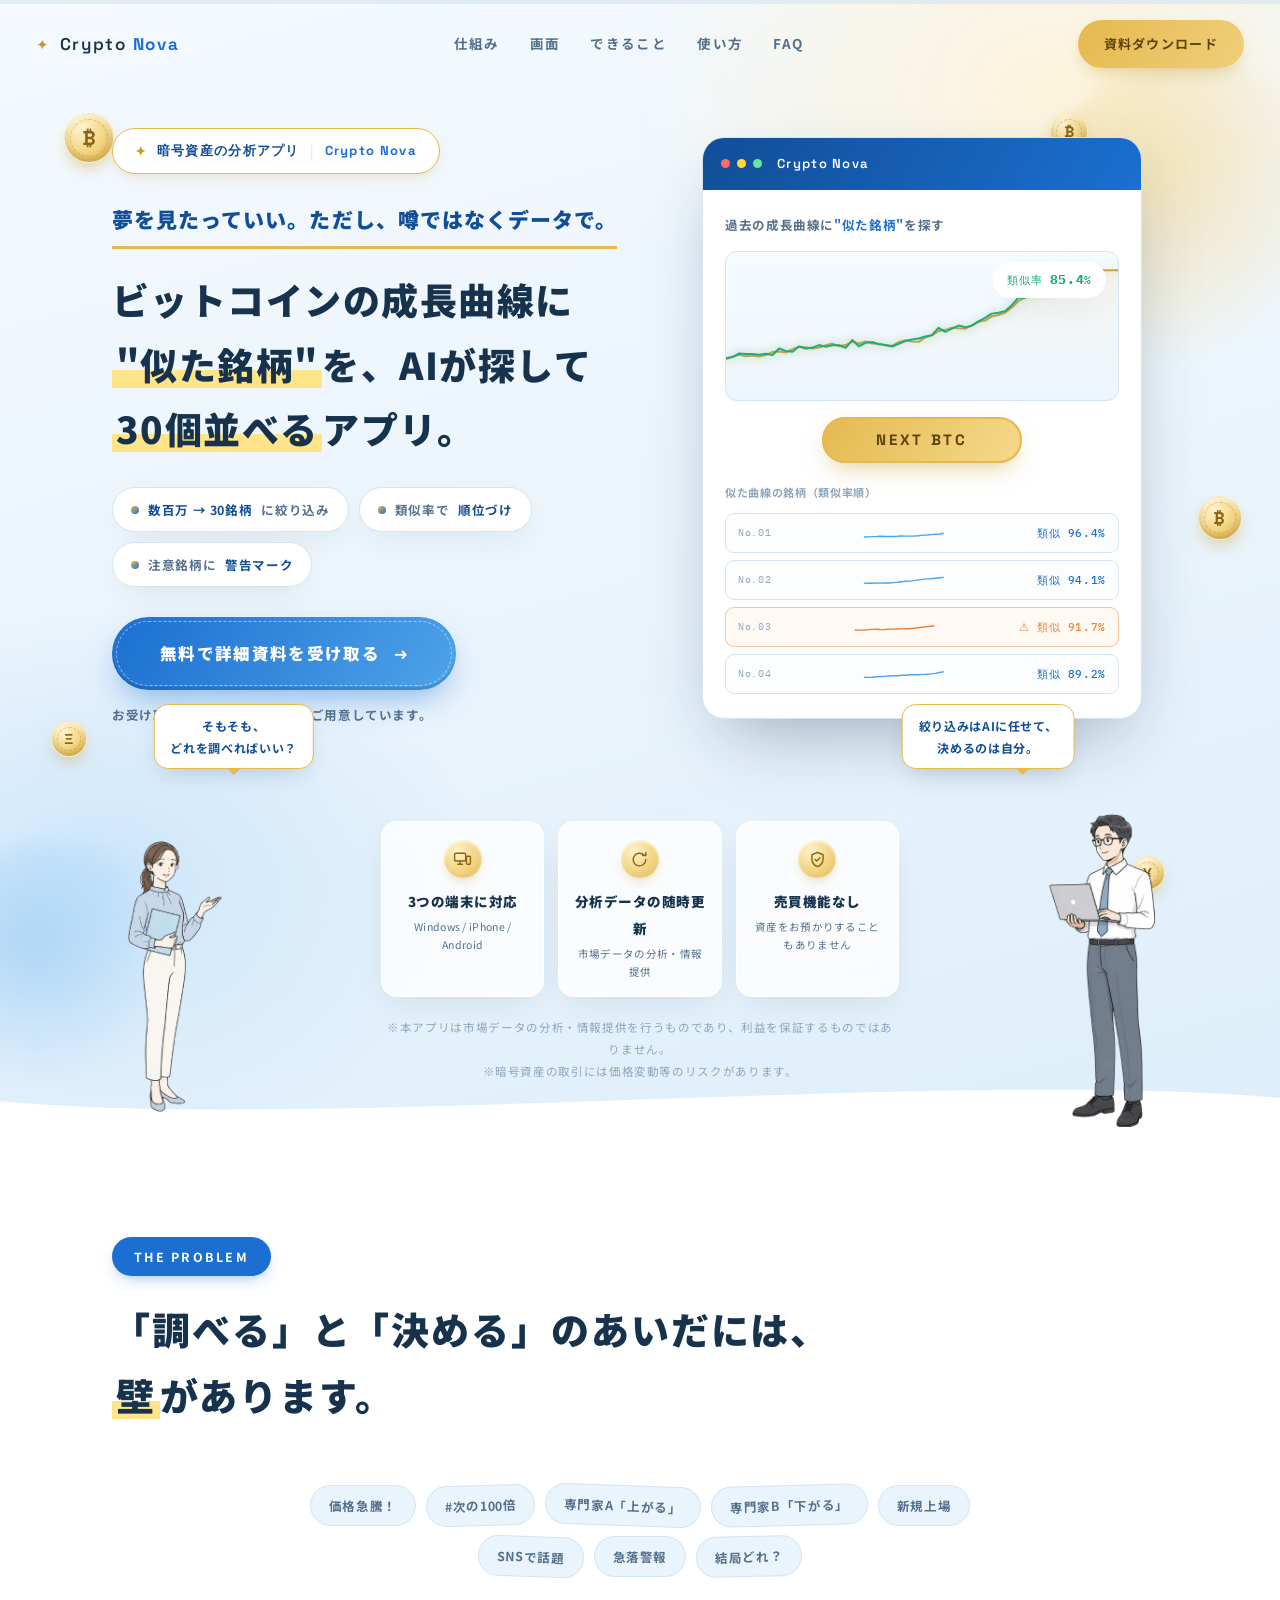
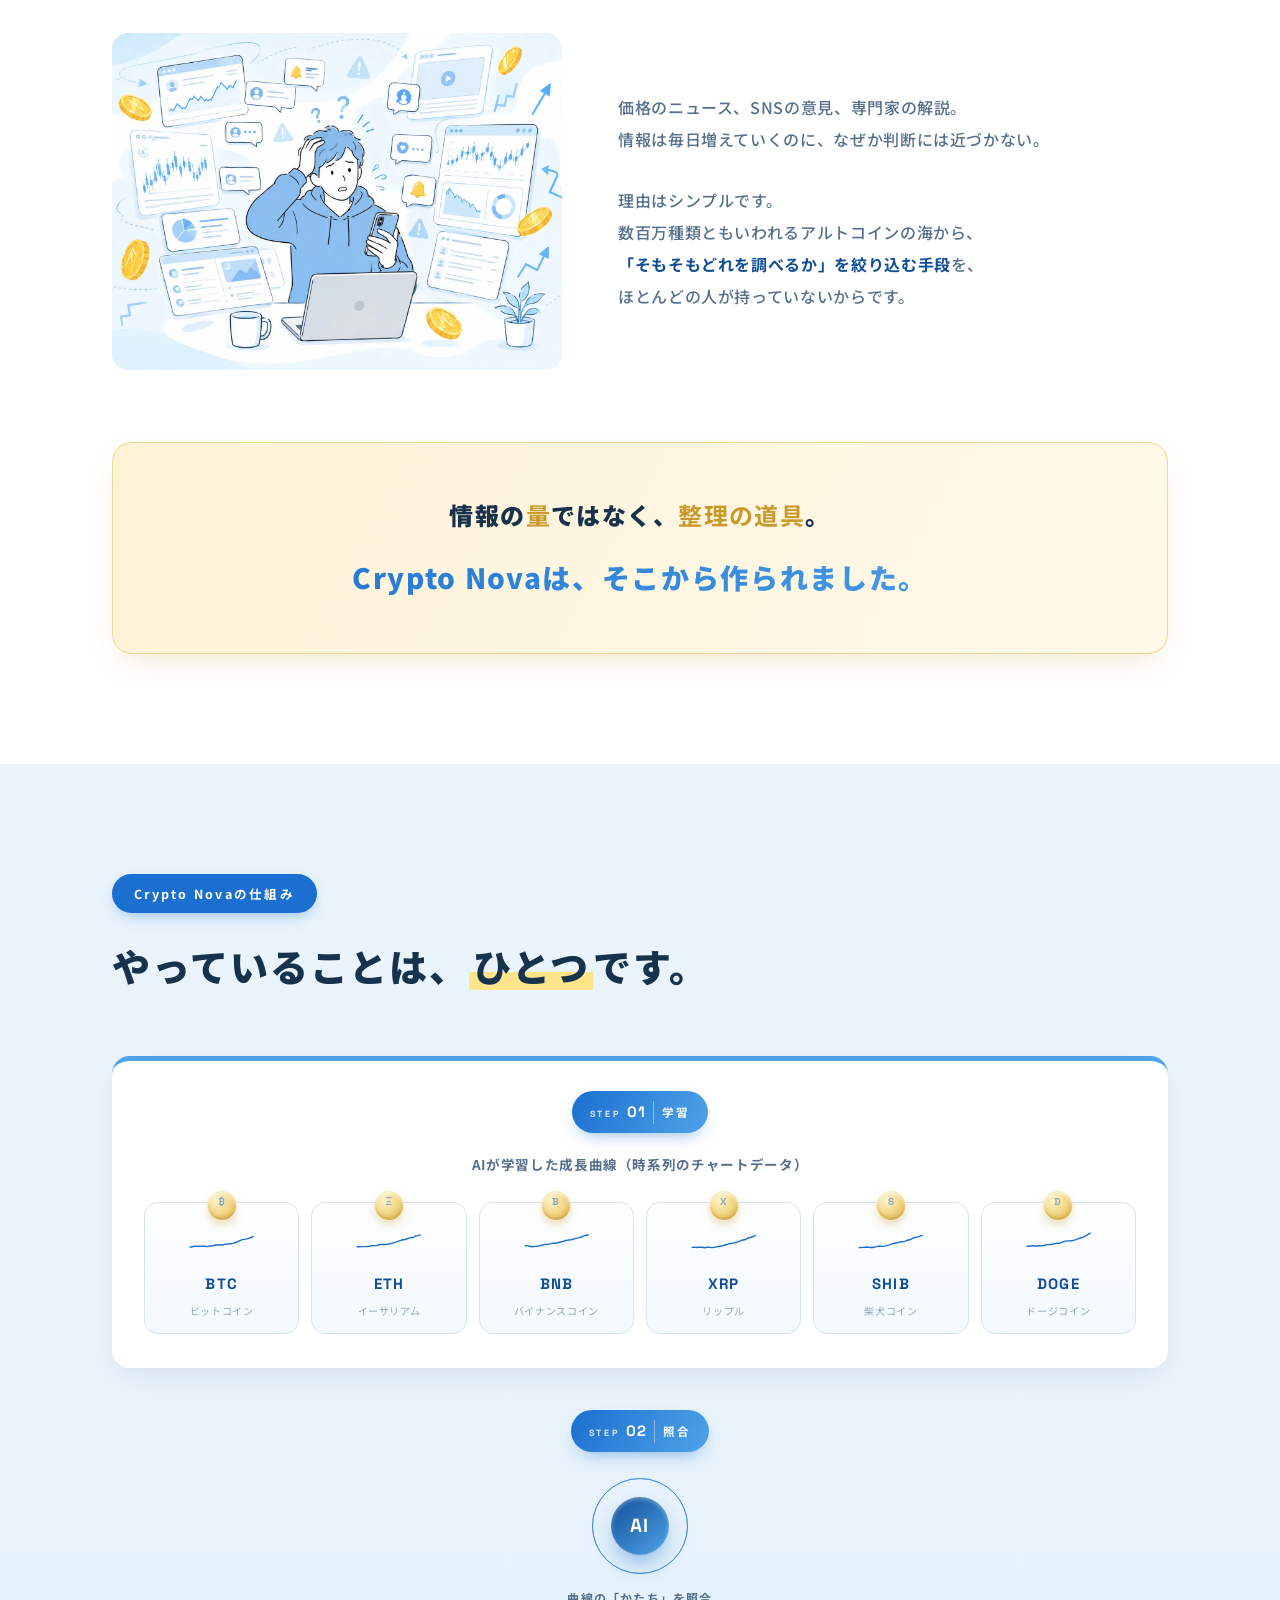
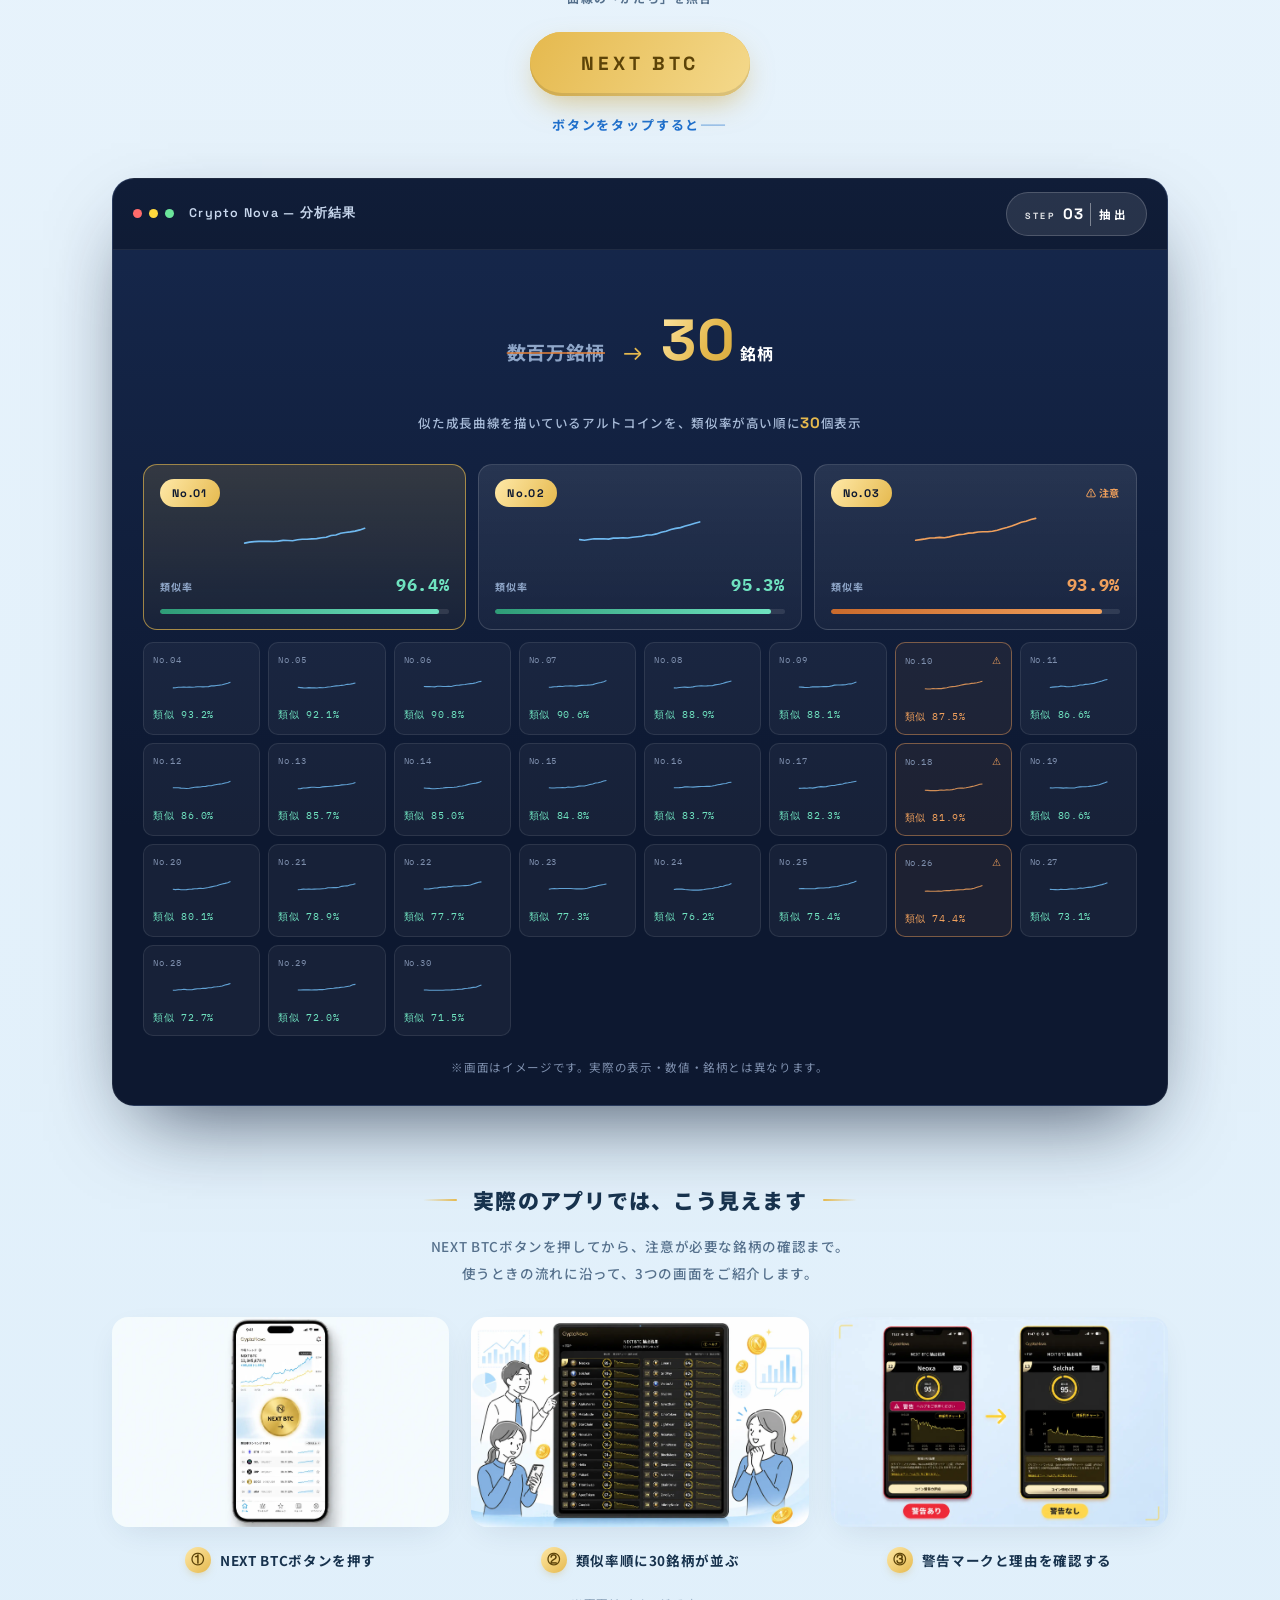
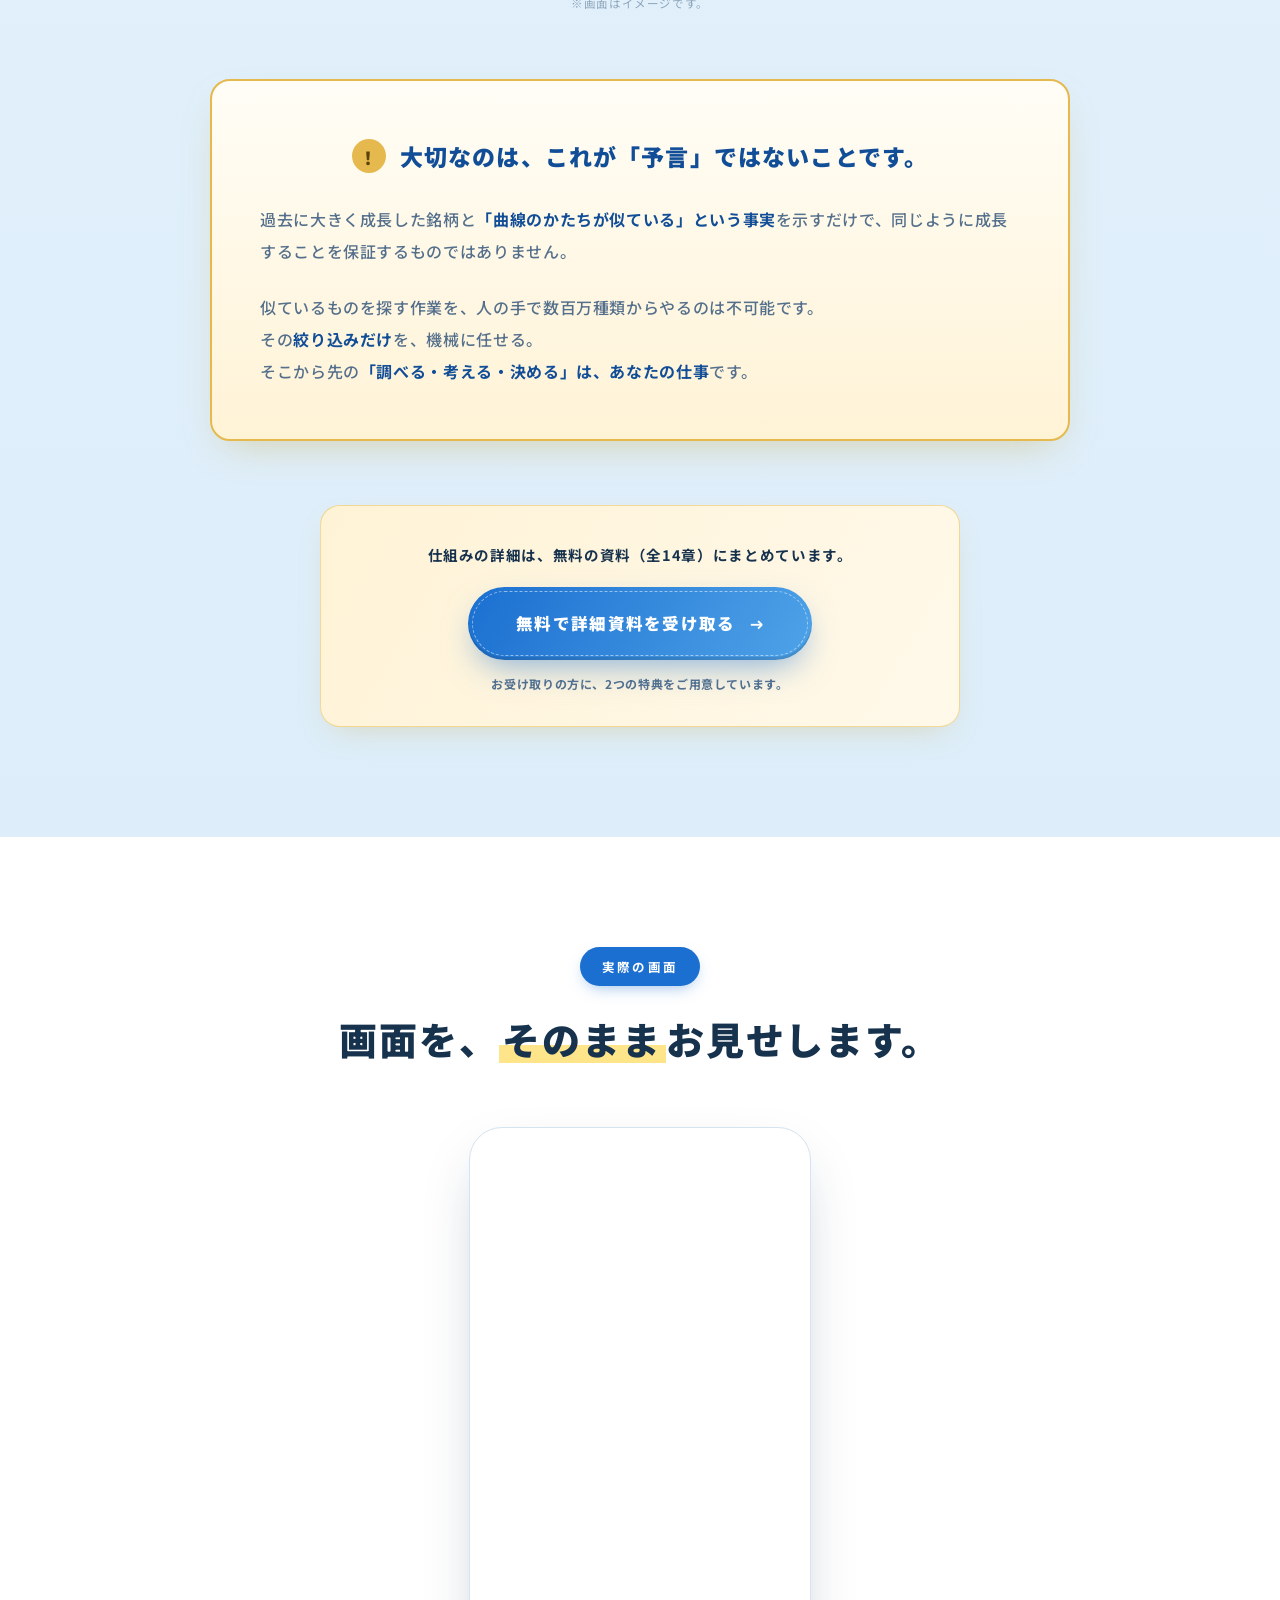
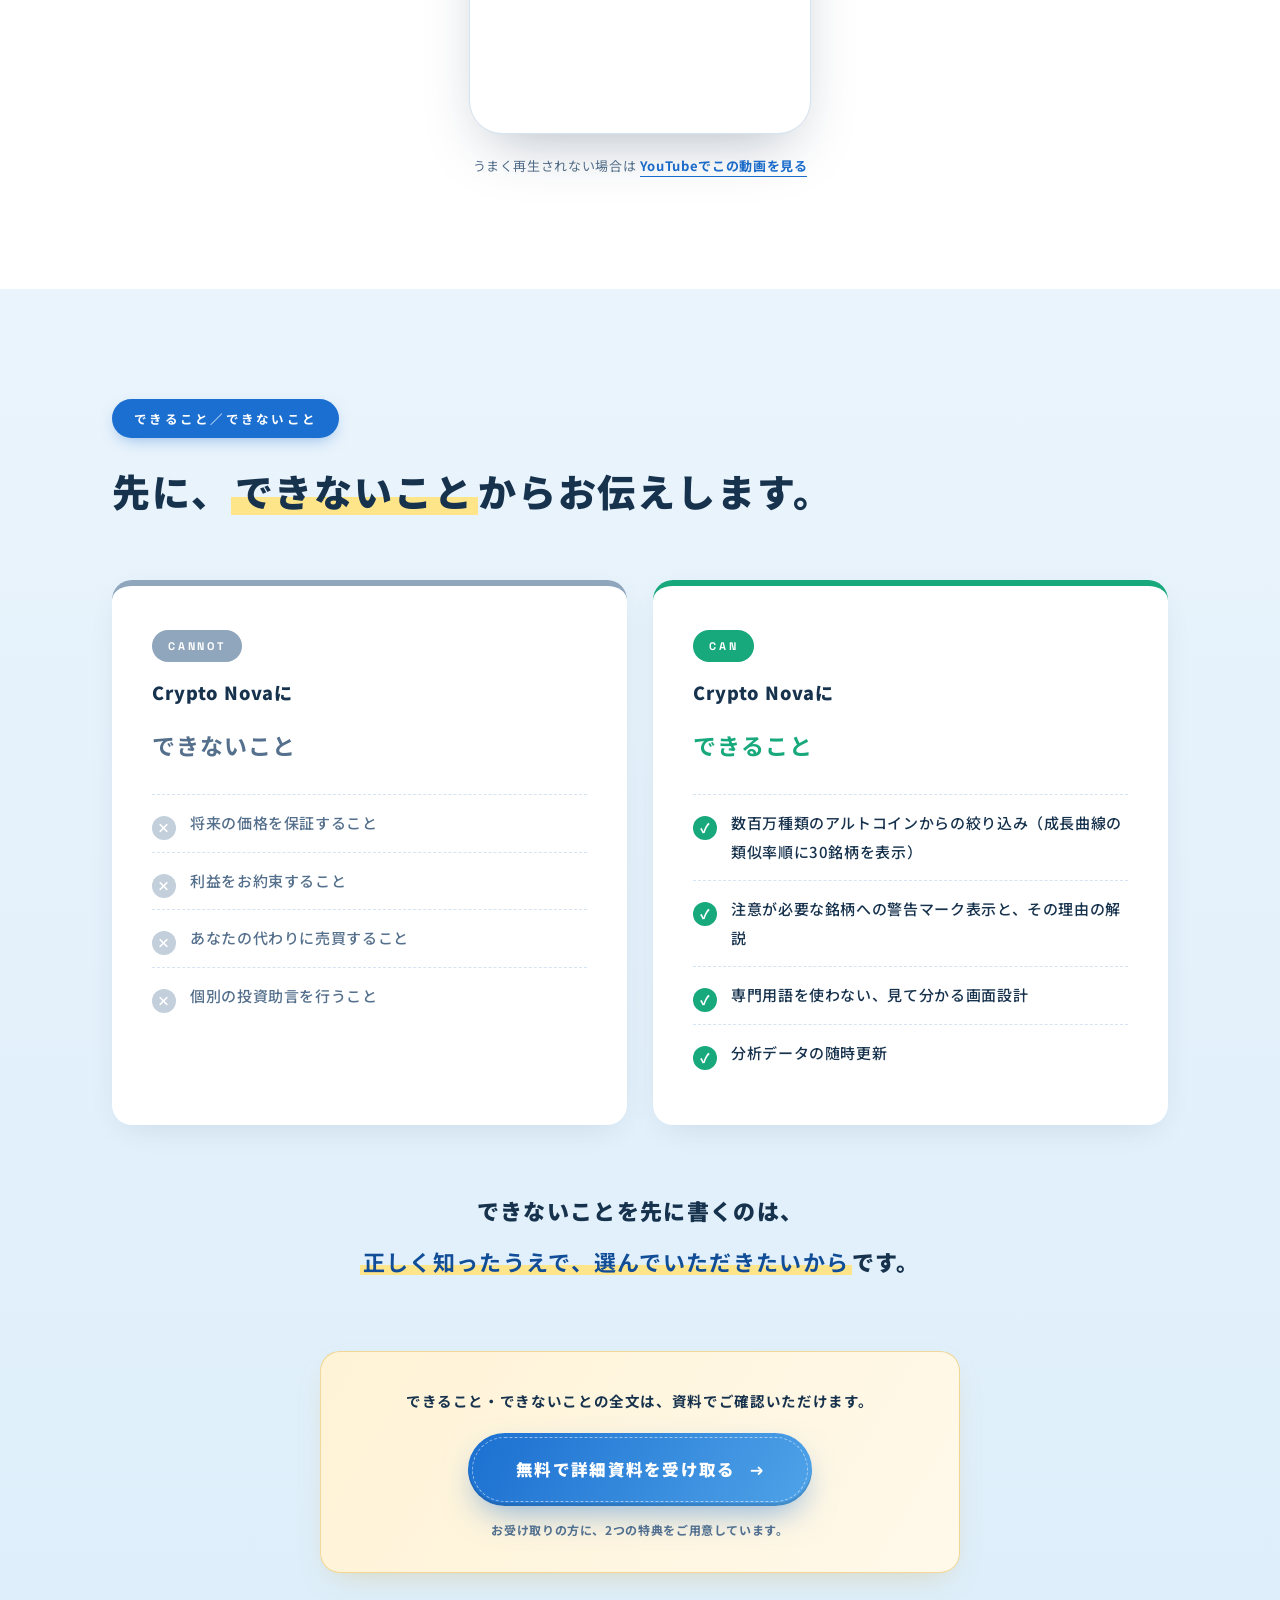
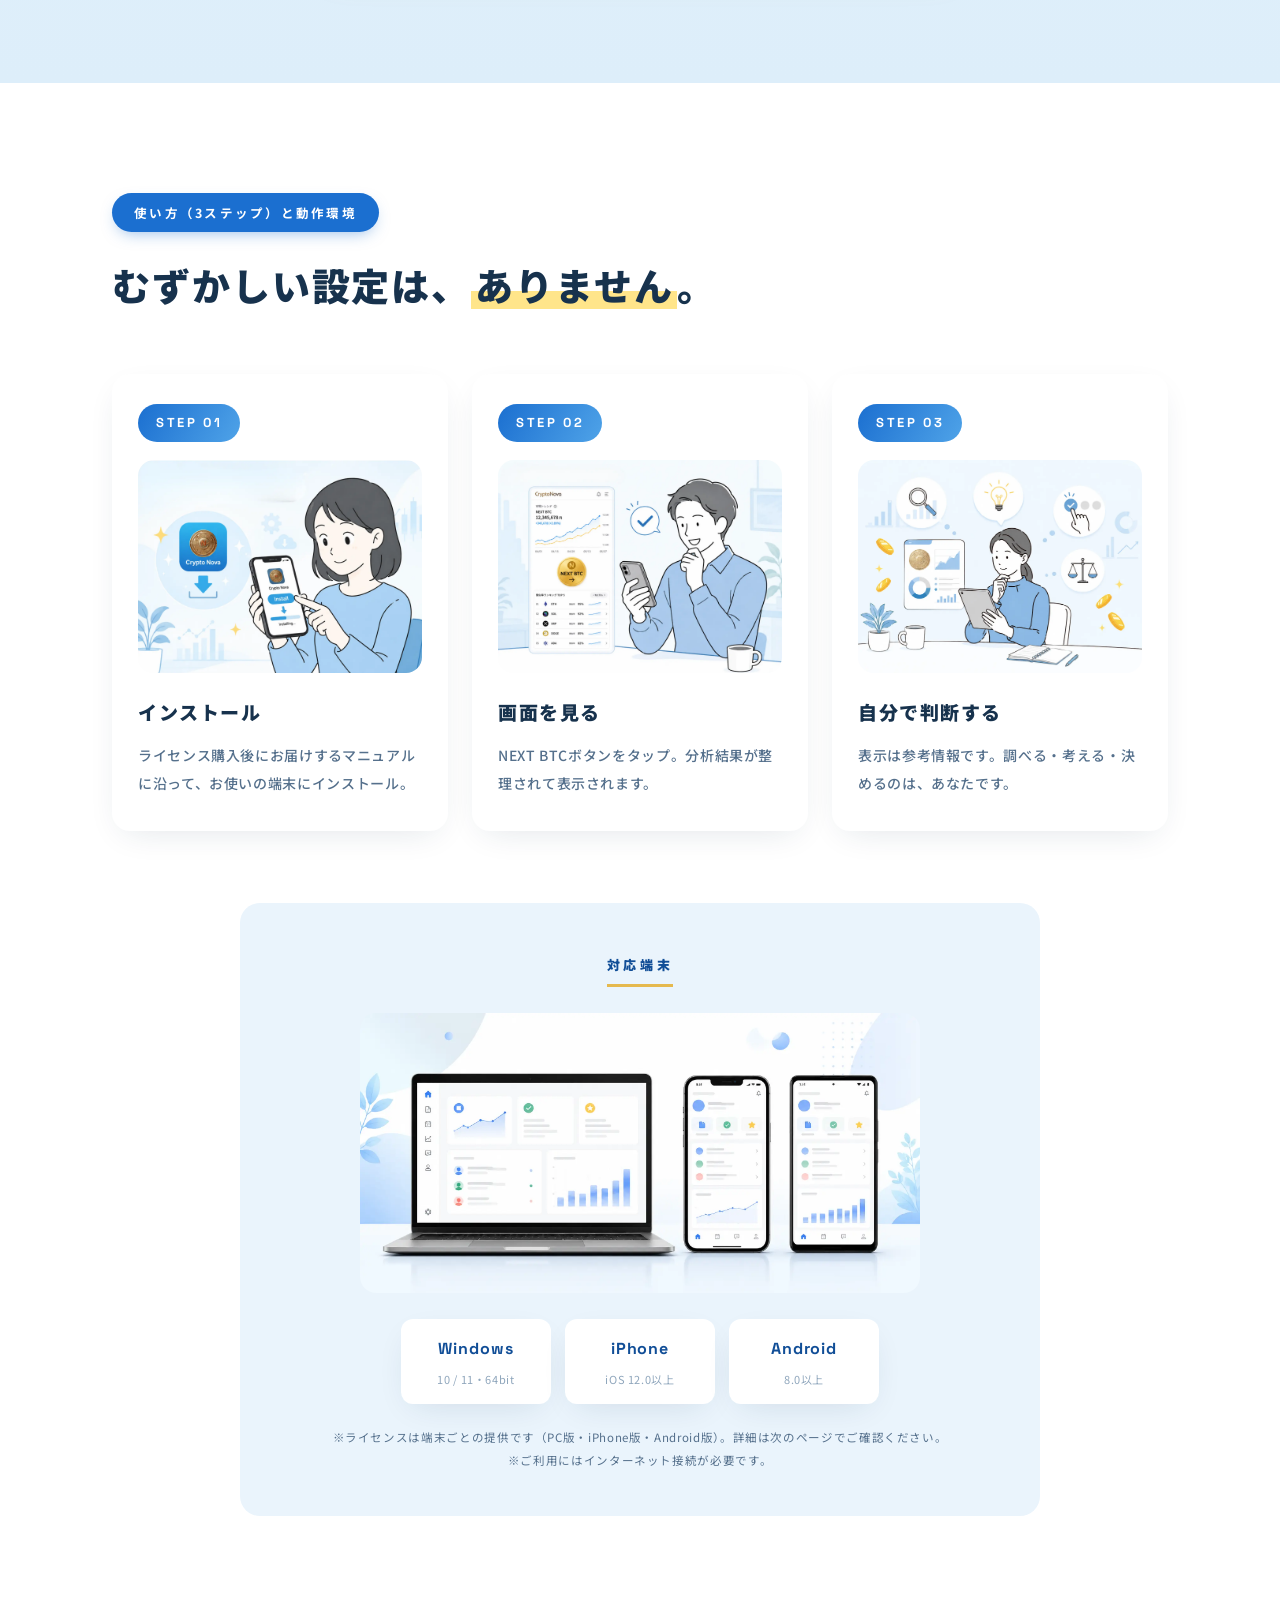
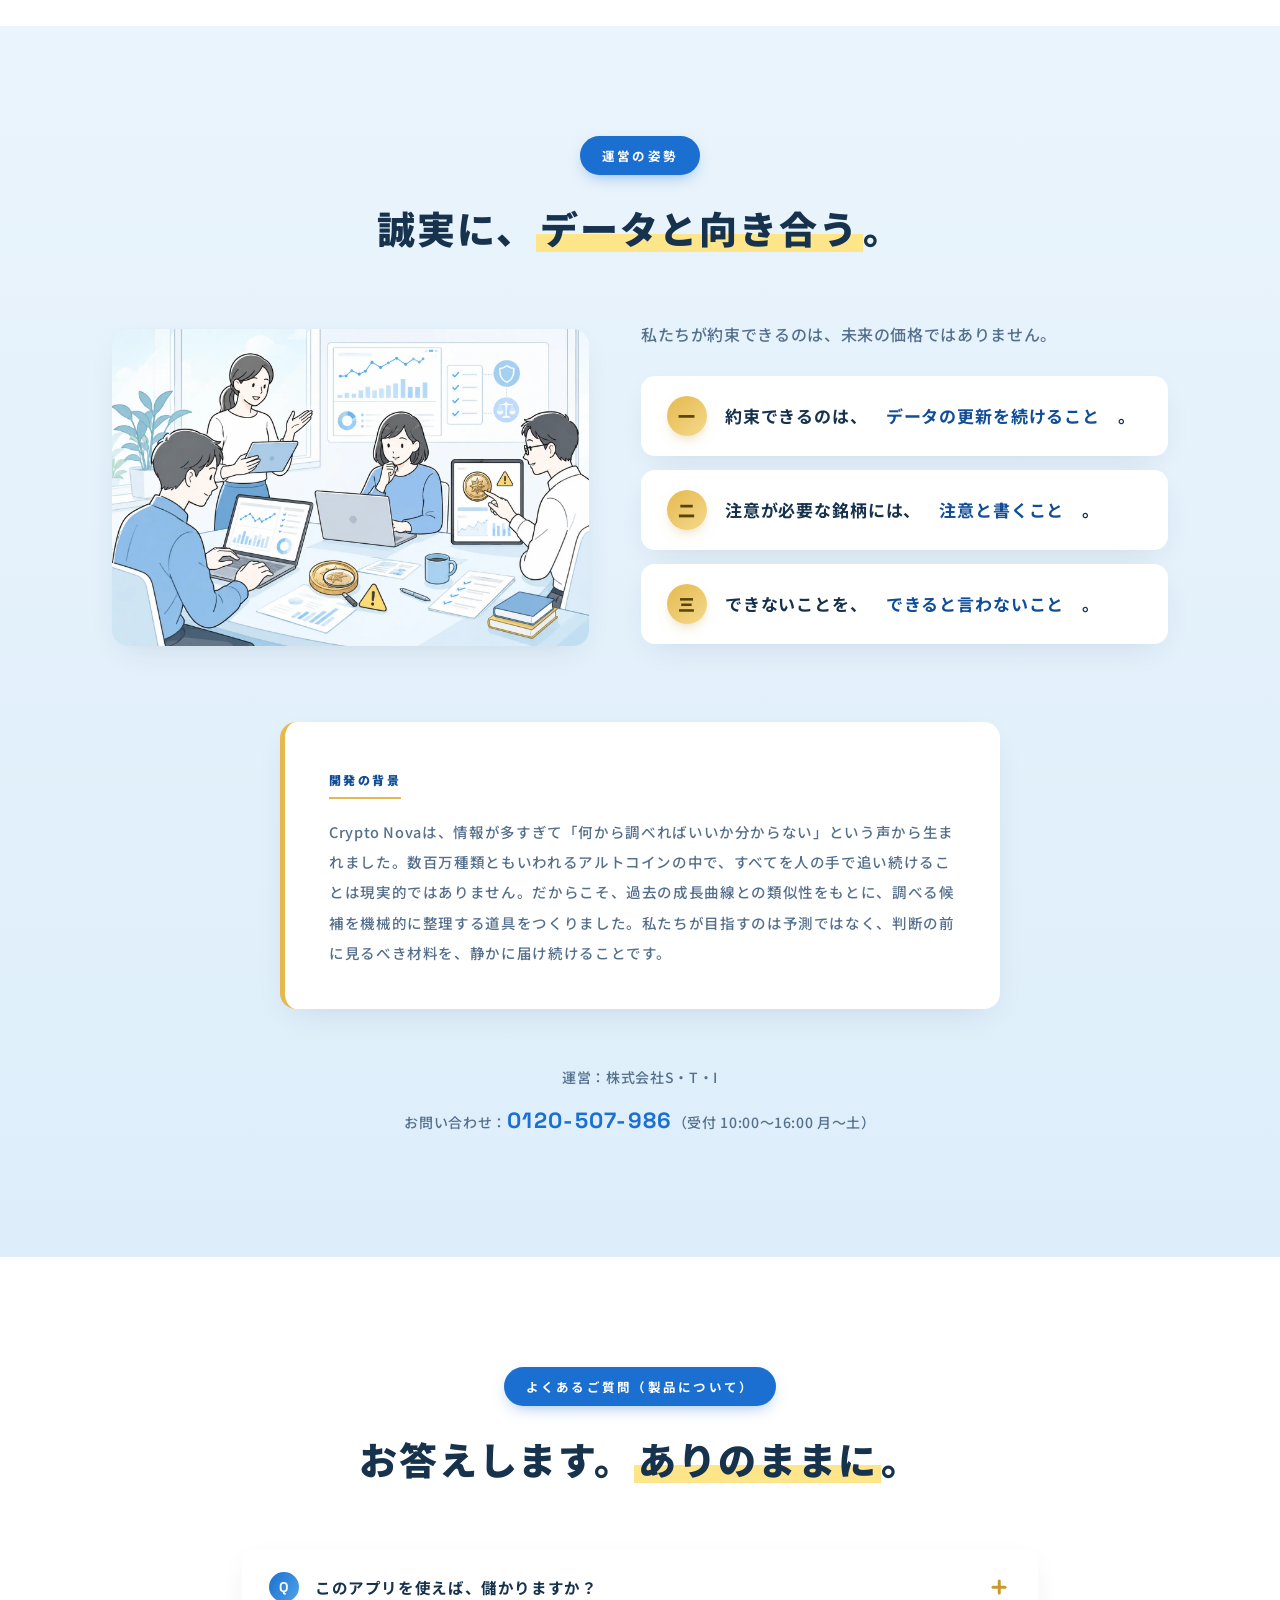
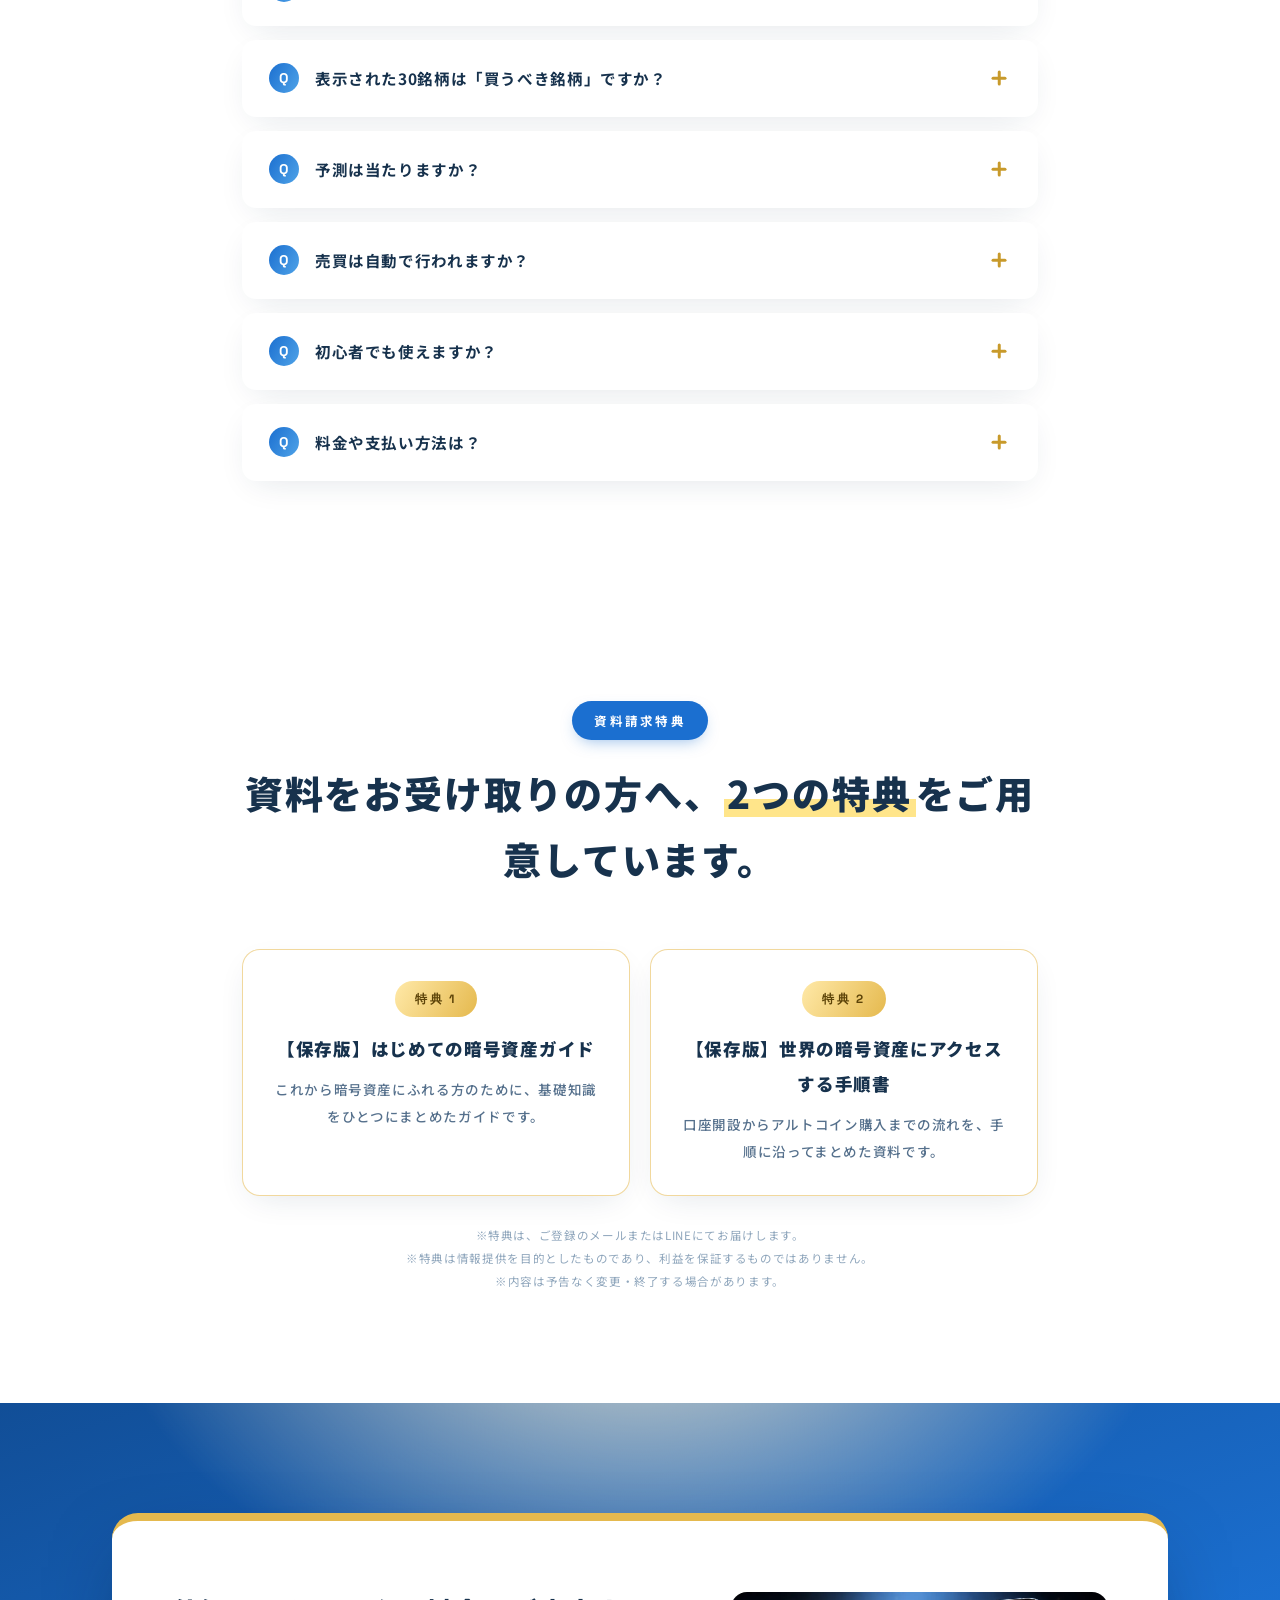
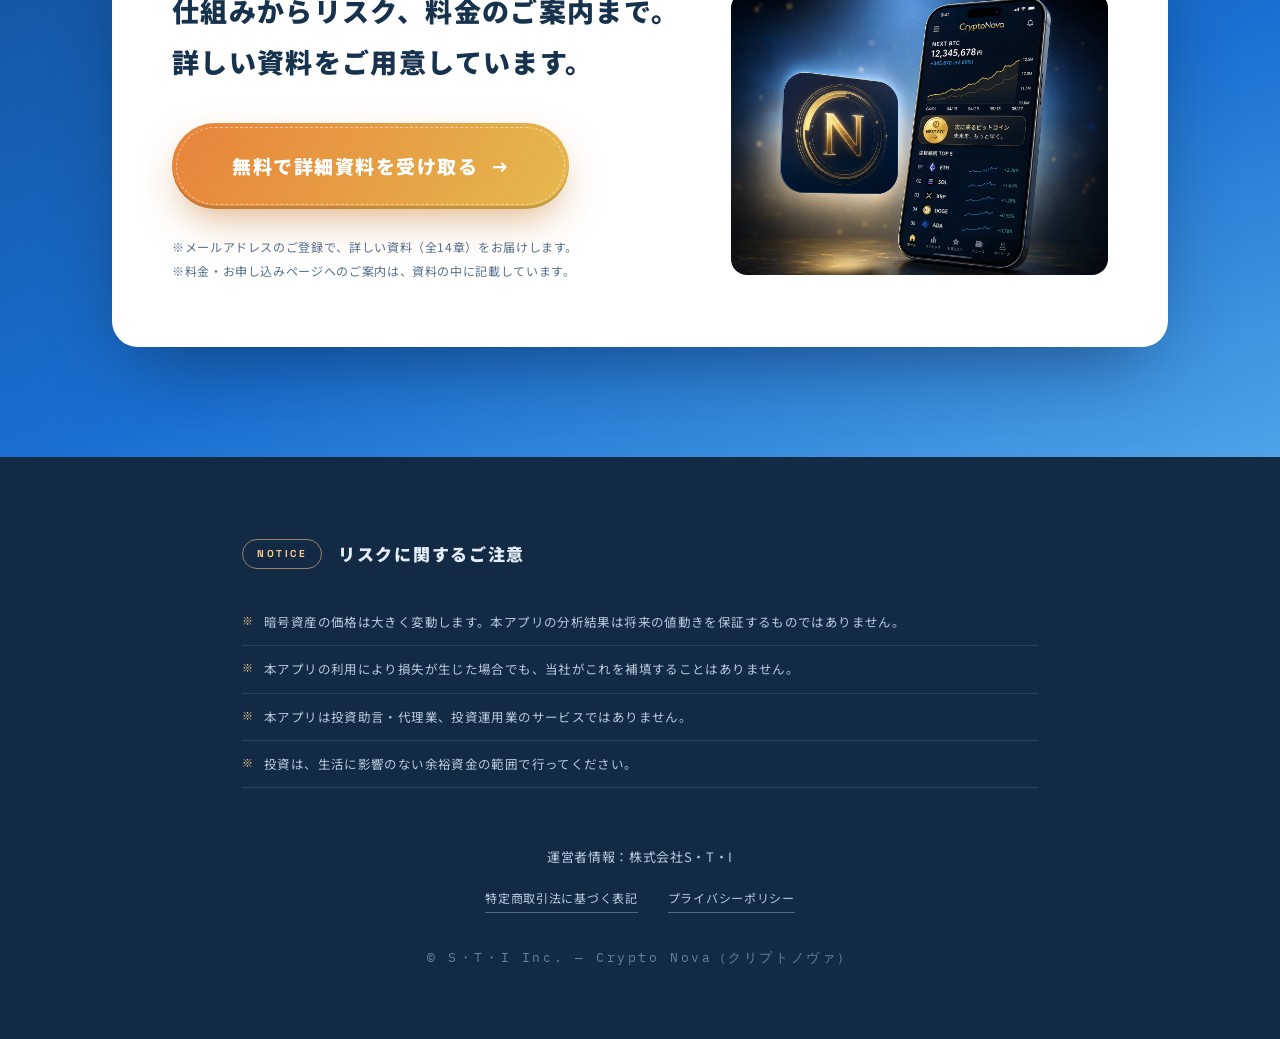
<file: index3.html>
<!doctype html>
<html lang="ja">
<head>
<meta charset="utf-8" />
<meta name="viewport" content="width=device-width, initial-scale=1" />
<title>Crypto Nova（クリプトノヴァ）｜暗号資産のデータ分析アプリ（B）</title>
<meta name="description" content="Crypto Nova（クリプトノヴァ）は暗号資産市場のデータ分析を可視化するアプリ。数百万種類のアルトコインから、過去の成長曲線と似た銘柄を類似率順に30個表示します。運営：株式会社S・T・I。利益を保証するものではありません。">
<meta name="robots" content="noindex">

<!-- OGP（SNS・検索結果でのシェア表示用） -->
<meta property="og:type" content="website">
<meta property="og:site_name" content="Crypto Nova（クリプトノヴァ）">
<meta property="og:title" content="Crypto Nova（クリプトノヴァ）｜暗号資産のデータ分析アプリ">
<meta property="og:description" content="数百万種類のアルトコインから、過去の成長曲線と似た銘柄を類似率順に30銘柄表示。相場を、自分の目で読めるようになる。">
<meta property="og:url" content="https://cryptonova.jp/sn/">
<meta property="og:image" content="https://cryptonova.jp/sn/images/cta-app.webp">
<meta property="og:locale" content="ja_JP">
<meta name="twitter:card" content="summary_large_image">

<!-- 構造化データ（検索エンジン向けのアプリ情報） -->
<script type="application/ld+json">
{
  "@context": "https://schema.org",
  "@type": "SoftwareApplication",
  "name": "Crypto Nova",
  "alternateName": ["クリプトノヴァ", "クリプト・ノヴァ"],
  "applicationCategory": "FinanceApplication",
  "operatingSystem": "Windows 10/11, iOS 12.0以上, Android 8.0以上",
  "description": "暗号資産市場のデータ分析を可視化するアプリ。数百万種類のアルトコインから、過去の成長曲線と似た銘柄を類似率順に30銘柄表示します。利益を保証するものではありません。",
  "publisher": {
    "@type": "Organization",
    "name": "株式会社S・T・I"
  }
}
</script>
<link rel="icon" href="data:image/svg+xml,%3Csvg xmlns='http://www.w3.org/2000/svg' viewBox='0 0 32 32'%3E%3Crect width='32' height='32' rx='7' fill='%231B6FD0'/%3E%3Cpath d='M16 5l2.4 8.6L27 16l-8.6 2.4L16 27l-2.4-8.6L5 16l8.6-2.4z' fill='%23FFE9A8'/%3E%3C/svg%3E">
<link rel="preconnect" href="https://fonts.googleapis.com">
<link rel="preconnect" href="https://fonts.gstatic.com" crossorigin>
<link href="https://fonts.googleapis.com/css2?family=Noto+Sans+JP:wght@400;500;700;900&family=Space+Grotesk:wght@500;600;700&family=IBM+Plex+Mono:wght@400;500&display=swap" rel="stylesheet">
<link rel="stylesheet" href="css/style.css">
<style>
/* このテストページ限定：スマホ調整（画像FVは使わない） */
@media (max-width:760px){
  .fv-sp{ display:none !important; }
  .fv-cta-sp{ display:none !important; }
  .fv{ padding-top:74px !important; }
  .fv-orb{ display:block !important; }
  .fv-coins{ display:block !important; }

  /* ナビをコンパクトに（折り返し防止） */
  .topnav{ padding:10px 14px !important; }
  .brand{ gap:6px; }
  .brand-name{ font-size:15px; white-space:nowrap; }
  .nav-cta{ font-size:11.5px; padding:8px 14px; white-space:nowrap; }

  /* リボンは1行・小さめ */
  .fv-ribbon{ font-size:10.5px; padding:7px 12px; gap:6px; white-space:nowrap; letter-spacing:.02em; margin-bottom:16px; }

  /* 並び替え：キャッチ→見出し→アプリデモ→説明→チップ→CTA */
  .fv .fv-grid{ display:flex !important; flex-direction:column; gap:0; }
  .fv-copy{ display:contents; }
  .fv-ribbon{ order:1; align-self:flex-start; }
  .fv-catch2{ order:2; align-self:flex-start; margin-right:auto; text-align:left; }
  .fv-title{ order:3; font-size:23px !important; line-height:1.75 !important; margin-bottom:16px; }
  .fv-visual{ order:4; margin-bottom:20px; }
  .fv-explain{ order:5; font-size:13.5px; margin-bottom:14px; }
  .fv-feats{ order:6; margin-bottom:18px; }
  .fv-cta{ order:7; margin-top:0; text-align:center; }
  .fv-cta .btn-primary{ width:100%; max-width:420px; font-size:15.5px; padding:18px 18px; }
  .app-demo{ box-shadow:0 18px 44px -18px rgba(23,50,77,.35); }
}
.fv-catch2{
  display:inline-block;
  font-size:clamp(15px,2.2vw,21px); font-weight:900; letter-spacing:.05em;
  color:var(--blue-deep);
  border-bottom:3px solid var(--gold);
  padding-bottom:6px; margin-bottom:18px;
  line-height:1.9;
}
.fv-title--b{ font-size:clamp(23px,3.2vw,37px) !important; line-height:1.75 !important; }
@media (min-width:761px){
  .fv-catch2 .sp{ display:none; }
  .fv-cta-sp{ display:none !important; }
}
</style>
</head>
<body>

<!-- ページ上部：スクロール進捗バー -->
<div class="progress-bar" aria-hidden="true"><i></i></div>

<!-- 固定ナビ -->
<nav class="topnav" aria-label="ページ内ナビゲーション">
  <a class="brand" href="#top">
    <span class="brand-mark" aria-hidden="true">✦</span>
    <span class="brand-name">Crypto <b>Nova</b></span>
  </a>
  <div class="nav-links">
    <a href="#mechanism">仕組み</a>
    <a href="#demo">画面</a>
    <a href="#honest">できること</a>
    <a href="#howto">使い方</a>
    <a href="#faq">FAQ</a>
  </div>
  <a class="nav-cta" href="https://utage-system.com/p/JpcmqXh0SH2F">資料ダウンロード</a>
</nav>

<main id="top">

<!-- =================================================== -->
<!-- S1 / ファーストビュー                                  -->
<!-- =================================================== -->
<section class="fv" id="fv">
  <div class="fv-orb orb-1" aria-hidden="true"></div>
  <div class="fv-orb orb-2" aria-hidden="true"></div>

  <!-- 浮遊コイン（CSS描画・画像不要／PCのみ表示） -->
  <div class="fv-coins" aria-hidden="true">
    <span class="coin c1">₿</span>
    <span class="coin c2">Ξ</span>
    <span class="coin c3">₿</span>
    <span class="coin c4">¥</span>
    <span class="coin c5">₿</span>
  </div>

  <!-- スマホ専用フルFV画像（PCでは非表示／読込失敗時は枠ごと非表示） -->
  <figure class="fv-sp">
    <img src="images/fv-sp.webp" width="887" height="1774"
      onerror="this.closest('.fv-sp').style.display='none'"
      alt="Crypto Nova｜相場を、自分の目で読めるようになる。ビットコインなどの成長曲線をAIが学習し、数百万のアルトコインから似た曲線の銘柄を類似率が高い順に30銘柄、自動で表示します。">
  </figure>

  <div class="fv-cta-sp">
    <a class="btn-primary" href="https://utage-system.com/p/JpcmqXh0SH2F">無料で詳細資料を受け取る<span class="btn-arrow" aria-hidden="true">→</span></a>
    <p class="fv-cta-tokuten">お受け取りの方に、<b>2つの特典</b>をご用意しています。</p>
        <p class="fv-cta-names">①【保存版】はじめての暗号資産ガイド　②【保存版】世界の暗号資産にアクセスする手順書</p>
  </div>

  <div class="container fv-grid">
    <div class="fv-copy">
      <p class="fv-ribbon reveal"><span class="ribbon-star">✦</span><b class="rb-strong">暗号資産の分析アプリ</b><span class="ribbon-div">|</span><b>Crypto&nbsp;Nova</b></p>

      <p class="fv-catch2 reveal">夢を見たっていい。<br class="sp">ただし、噂ではなくデータで。</p>

      <h1 class="fv-title fv-title--b reveal d1">
        ビットコインの成長曲線に<br class="pc">
        <span class="mk">"似た銘柄"</span>を、AIが探して<br class="pc">
        <span class="mk">30個並べる</span>アプリ。
      </h1>


      <ul class="fv-feats reveal d3">
        <li><i></i><b>数百万 → 30銘柄</b>に絞り込み</li>
        <li><i></i>類似率で<b>順位づけ</b></li>
        <li><i></i>注意銘柄に<b>警告マーク</b></li>
      </ul>

      <div class="fv-cta reveal d4">
        <a class="btn-primary" href="https://utage-system.com/p/JpcmqXh0SH2F">無料で詳細資料を受け取る<span class="btn-arrow" aria-hidden="true">→</span></a>
        <p class="fv-cta-tokuten">お受け取りの方に、<b>2つの特典</b>をご用意しています。</p>
      </div>
    </div>

    <div class="fv-visual reveal d2">
      <div class="app-demo">
        <div class="app-demo-bar">
          <span class="ad-dot"></span><span class="ad-dot"></span><span class="ad-dot"></span>
          <span class="ad-name">Crypto Nova</span>
        </div>
        <div class="app-demo-screen">
          <p class="ad-cap">過去の成長曲線に<b>"似た銘柄"</b>を探す</p>
          <div class="ad-chart">
            <canvas id="hero-chart"></canvas>
            <span class="ad-sim">類似率&nbsp;<b id="hero-sim">0.0</b>%</span>
          </div>
          <div class="ad-next" aria-hidden="true"><span class="ad-next-pulse"></span>NEXT&nbsp;BTC</div>
          <p class="ad-reslabel">似た曲線の銘柄（類似率順）</p>
          <ul class="ad-results" id="hero-results" aria-hidden="true"></ul>
        </div>
      </div>
    </div>
  </div>

  <!-- キャラクター＋信頼バッジ＋注意書きの地面ゾーン -->
  <div class="container fv-foot reveal d4">
    <div class="fv-char-wrap">
      <span class="char-bubble">そもそも、<br>どれを調べればいい？</span>
      <figure class="ph fv-char char-l" data-src="char-left.webp" data-size="520×760・透過" style="aspect-ratio:52/76"></figure>
    </div>

    <div class="fv-trust">
      <ul class="trust-list">
        <li>
          <i aria-hidden="true"><svg viewBox="0 0 24 24" fill="none" stroke="currentColor" stroke-width="1.8" stroke-linecap="round" stroke-linejoin="round"><rect x="2" y="4" width="14" height="10" rx="1.5"/><path d="M6 18h6M9 14v4"/><rect x="17" y="8" width="5" height="10" rx="1.2"/></svg></i>
          <b>3つの端末に対応</b>
          <span>Windows / iPhone / Android</span>
        </li>
        <li>
          <i aria-hidden="true"><svg viewBox="0 0 24 24" fill="none" stroke="currentColor" stroke-width="1.8" stroke-linecap="round" stroke-linejoin="round"><path d="M20 12a8 8 0 1 1-2.3-5.6"/><path d="M20 3v4h-4"/></svg></i>
          <b>分析データの随時更新</b>
          <span>市場データの分析・情報提供</span>
        </li>
        <li>
          <i aria-hidden="true"><svg viewBox="0 0 24 24" fill="none" stroke="currentColor" stroke-width="1.8" stroke-linecap="round" stroke-linejoin="round"><path d="M12 3l7 3v5c0 4.4-3 8.4-7 10-4-1.6-7-5.6-7-10V6z"/><path d="M9 12l2 2 4-4"/></svg></i>
          <b>売買機能なし</b>
          <span>資産をお預かりすることもありません</span>
        </li>
      </ul>
      <div class="fv-disclaimer">
        <p>※本アプリは市場データの分析・情報提供を行うものであり、利益を保証するものではありません。</p>
        <p>※暗号資産の取引には価格変動等のリスクがあります。</p>
      </div>
    </div>

    <div class="fv-char-wrap">
      <span class="char-bubble">絞り込みはAIに任せて、<br>決めるのは自分。</span>
      <figure class="ph fv-char char-r" data-src="char-right.webp" data-size="520×760・透過" style="aspect-ratio:52/76"></figure>
    </div>
  </div>

  <div class="fv-wave" aria-hidden="true">
    <svg viewBox="0 0 1440 90" preserveAspectRatio="none"><path d="M0,50 C360,95 1080,0 1440,45 L1440,90 L0,90 Z" fill="#FFFFFF"/></svg>
  </div>
</section>

<!-- =================================================== -->
<!-- S2 / 問題定義                                          -->
<!-- =================================================== -->
<section class="problem section bg-white" id="problem">
  <div class="container">
    <header class="sec-head reveal">
      <p class="sec-badge">THE PROBLEM</p>
      <h2 class="sec-title">「調べる」と「決める」のあいだには、<br class="pc"><span class="mk">壁</span>があります。</h2>
    </header>

    <!-- 情報ノイズのチップ -->
    <div class="noise-chips reveal" aria-hidden="true">
      <span>価格急騰！</span><span>#次の100倍</span><span>専門家A「上がる」</span><span>専門家B「下がる」</span><span>新規上場</span><span>SNSで話題</span><span>急落警報</span><span>結局どれ？</span>
    </div>

    <div class="problem-body">
      <div class="problem-visual reveal">
        <figure class="ph" data-src="problem-flood.webp" data-size="900×675" data-alt="情報の洪水に困っている人のイラスト" style="aspect-ratio:4/3"></figure>
      </div>

      <div class="problem-text reveal">
        <p>価格のニュース、SNSの意見、専門家の解説。<br>
        情報は毎日増えていくのに、なぜか判断には近づかない。</p>

        <p>理由はシンプルです。<br>
        数百万種類ともいわれるアルトコインの海から、<br class="pc">
        <strong>「そもそもどれを調べるか」を絞り込む手段</strong>を、<br class="pc">
        ほとんどの人が持っていないからです。</p>
      </div>
    </div>

    <div class="problem-conclusion reveal">
      <p class="conclusion-line">情報の<b>量</b>ではなく、<b>整理の道具</b>。</p>
      <p class="conclusion-brand">Crypto Novaは、そこから作られました。</p>
    </div>
  </div>
</section>

<!-- =================================================== -->
<!-- S3 / 仕組み                                            -->
<!-- =================================================== -->
<section class="mechanism section bg-blue" id="mechanism">
  <div class="container">
    <header class="sec-head reveal">
      <p class="sec-badge">Crypto Novaの仕組み</p>
      <h2 class="sec-title">やっていることは、<span class="mk">ひとつ</span>です。</h2>
    </header>

    <div class="mech-flow">
      <!-- STEP01 学習ソース -->
      <div class="mech-source card reveal">
        <div class="stage-tag"><span>STEP</span><b>01</b><em>学習</em></div>
        <p class="mech-caption">AIが学習した成長曲線（時系列のチャートデータ）</p>
        <ul class="coin-chips">
          <li><span class="coin-ic">₿</span><svg class="spark" data-seed="1" viewBox="0 0 64 24"></svg><b>BTC</b><span>ビットコイン</span></li>
          <li><span class="coin-ic">Ξ</span><svg class="spark" data-seed="2" viewBox="0 0 64 24"></svg><b>ETH</b><span>イーサリアム</span></li>
          <li><span class="coin-ic">B</span><svg class="spark" data-seed="3" viewBox="0 0 64 24"></svg><b>BNB</b><span>バイナンスコイン</span></li>
          <li><span class="coin-ic">X</span><svg class="spark" data-seed="4" viewBox="0 0 64 24"></svg><b>XRP</b><span>リップル</span></li>
          <li><span class="coin-ic">S</span><svg class="spark" data-seed="5" viewBox="0 0 64 24"></svg><b>SHIB</b><span>柴犬コイン</span></li>
          <li><span class="coin-ic">D</span><svg class="spark" data-seed="6" viewBox="0 0 64 24"></svg><b>DOGE</b><span>ドージコイン</span></li>
        </ul>
      </div>

      <!-- STEP02 AIコア → ボタン -->
      <div class="mech-button reveal">
        <div class="stage-tag mid"><span>STEP</span><b>02</b><em>照合</em></div>
        <div class="ai-core" aria-hidden="true">
          <span class="ring r1"></span><span class="ring r2"></span><span class="ring r3"></span>
          <span class="ai-face">AI</span>
        </div>
        <p class="ai-note">曲線の「かたち」を照合</p>
        <div class="nextbtc-btn" role="img" aria-label="NEXT BTCボタンのイメージ">
          <span class="nextbtc-pulse"></span>
          <span class="nextbtc-face">NEXT&nbsp;BTC</span>
        </div>
        <p class="mech-tap">ボタンをタップすると——</p>
      </div>

      <!-- STEP03 結果（アプリ風ダークパネル） -->
      <div class="mech-result reveal">
        <div class="rp-bar">
          <span class="rp-dot"></span><span class="rp-dot"></span><span class="rp-dot"></span>
          <span class="rp-title">Crypto Nova — 分析結果</span>
          <span class="stage-tag dark"><span>STEP</span><b>03</b><em>抽出</em></span>
        </div>
        <div class="rp-body">
          <div class="rp-stat" aria-hidden="true">
            <span class="rp-from">数百万銘柄</span>
            <span class="rp-arrow">→</span>
            <span class="rp-to"><b>30</b><small>銘柄</small></span>
          </div>
          <p class="rp-caption">似た成長曲線を描いているアルトコインを、類似率が高い順に<b>30</b>個表示</p>
          <div class="rp-top3" id="result-top3" aria-hidden="true"></div>
          <div class="rp-grid" id="result-grid" aria-hidden="true"></div>
          <p class="img-note dark">※画面はイメージです。実際の表示・数値・銘柄とは異なります。</p>
        </div>
      </div>
    </div>

    <!-- アプリ画面イメージ -->
    <header class="screens-head reveal">
      <p class="screens-title">実際のアプリでは、こう見えます</p>
      <p class="screens-lead">NEXT BTCボタンを押してから、注意が必要な銘柄の確認まで。<br class="pc">使うときの流れに沿って、3つの画面をご紹介します。</p>
    </header>
    <div class="mech-screens">
      <figure class="mech-screen reveal">
        <figure class="ph" data-src="app-ui-next.webp" data-size="1280×800" data-alt="NEXT BTCボタンの画面イメージ" style="aspect-ratio:16/10"></figure>
        <figcaption><b>①</b>NEXT BTCボタンを押す</figcaption>
      </figure>
      <figure class="mech-screen reveal">
        <figure class="ph" data-src="app-ui-list.webp" data-size="1280×800" data-alt="類似率順に30銘柄が並ぶ画面イメージ" style="aspect-ratio:16/10"></figure>
        <figcaption><b>②</b>類似率順に30銘柄が並ぶ</figcaption>
      </figure>
      <figure class="mech-screen reveal">
        <figure class="ph" data-src="app-ui-warning.webp" data-size="1280×800" data-alt="警告マークと理由の解説画面イメージ" style="aspect-ratio:16/10"></figure>
        <figcaption><b>③</b>警告マークと理由を確認する</figcaption>
      </figure>
    </div>
    <p class="img-note reveal">※画面はイメージです。</p>

    <!-- 予言ではない、の宣言 -->
    <div class="mech-honest card-gold reveal">
      <h3><span class="honest-icon" aria-hidden="true">！</span>大切なのは、これが「予言」ではないことです。</h3>
      <p>過去に大きく成長した銘柄と<strong>「曲線のかたちが似ている」という事実</strong>を示すだけで、同じように成長することを保証するものではありません。</p>
      <p>似ているものを探す作業を、人の手で数百万種類からやるのは不可能です。<br class="pc">
      その<strong>絞り込みだけ</strong>を、機械に任せる。<br class="pc">
      そこから先の<strong>「調べる・考える・決める」は、あなたの仕事</strong>です。</p>
    </div>

    <div class="cta-strip reveal">
      <p class="strip-lead">仕組みの詳細は、無料の資料（全14章）にまとめています。</p>
      <a class="btn-primary" href="https://utage-system.com/p/JpcmqXh0SH2F">無料で詳細資料を受け取る<span class="btn-arrow" aria-hidden="true">→</span></a>
      <p class="strip-note">お受け取りの方に、2つの特典をご用意しています。</p>
    </div>
  </div>
</section>

<!-- =================================================== -->
<!-- S4 / 実際の画面（デモ動画）                              -->
<!-- =================================================== -->
<section class="demo section bg-white" id="demo">
  <div class="container">
    <header class="sec-head center reveal">
      <p class="sec-badge">実際の画面</p>
      <h2 class="sec-title">画面を、<span class="mk">そのまま</span>お見せします。</h2>
    </header>

    <div class="video-frame vertical reveal">
      <iframe
        src="https://www.youtube-nocookie.com/embed/cJ0Z7dCtuyY?rel=0&playsinline=1"
        title="「見て→買う」シンプル投資 — Crypto Nova デモ動画"
        loading="lazy"
        allow="accelerometer; autoplay; clipboard-write; encrypted-media; gyroscope; picture-in-picture; web-share"
        referrerpolicy="strict-origin-when-cross-origin"
        allowfullscreen></iframe>
    </div>
    <p class="video-fallback reveal">
      うまく再生されない場合は
      <a href="https://youtube.com/shorts/cJ0Z7dCtuyY" target="_blank" rel="noopener">YouTubeでこの動画を見る</a>
    </p>
  </div>
</section>

<!-- =================================================== -->
<!-- S5 / できること・できないこと                            -->
<!-- =================================================== -->
<section class="honest section bg-blue" id="honest">
  <div class="container">
    <header class="sec-head reveal">
      <p class="sec-badge">できること／できないこと</p>
      <h2 class="sec-title">先に、<span class="mk">できないこと</span>からお伝えします。</h2>
    </header>

    <div class="honest-grid">
      <div class="honest-card cannot reveal">
        <h3><span class="card-tag">CANNOT</span>Crypto Novaに<b>できないこと</b></h3>
        <ul>
          <li><span class="li-mark no">×</span>将来の価格を保証すること</li>
          <li><span class="li-mark no">×</span>利益をお約束すること</li>
          <li><span class="li-mark no">×</span>あなたの代わりに売買すること</li>
          <li><span class="li-mark no">×</span>個別の投資助言を行うこと</li>
        </ul>
      </div>

      <div class="honest-card can reveal">
        <h3><span class="card-tag">CAN</span>Crypto Novaに<b>できること</b></h3>
        <ul>
          <li><span class="li-mark yes">✓</span>数百万種類のアルトコインからの絞り込み（成長曲線の類似率順に30銘柄を表示）</li>
          <li><span class="li-mark yes">✓</span>注意が必要な銘柄への警告マーク表示と、その理由の解説</li>
          <li><span class="li-mark yes">✓</span>専門用語を使わない、見て分かる画面設計</li>
          <li><span class="li-mark yes">✓</span>分析データの随時更新</li>
        </ul>
      </div>
    </div>

    <p class="honest-why reveal">
      できないことを先に書くのは、<br>
      <strong class="mk">正しく知ったうえで、選んでいただきたいから</strong>です。
    </p>

    <div class="cta-strip reveal">
      <p class="strip-lead">できること・できないことの全文は、資料でご確認いただけます。</p>
      <a class="btn-primary" href="https://utage-system.com/p/JpcmqXh0SH2F">無料で詳細資料を受け取る<span class="btn-arrow" aria-hidden="true">→</span></a>
      <p class="strip-note">お受け取りの方に、2つの特典をご用意しています。</p>
    </div>
  </div>
</section>

<!-- =================================================== -->
<!-- S6 / 使い方と動作環境                                   -->
<!-- =================================================== -->
<section class="howto section bg-white" id="howto">
  <div class="container">
    <header class="sec-head reveal">
      <p class="sec-badge">使い方（3ステップ）と動作環境</p>
      <h2 class="sec-title">むずかしい設定は、<span class="mk">ありません</span>。</h2>
    </header>

    <ol class="steps">
      <li class="step card reveal">
        <span class="step-num">STEP 01</span>
        <figure class="ph" data-src="step-install.webp" data-size="720×540" data-alt="インストールのイラスト" style="aspect-ratio:4/3"></figure>
        <h3>インストール</h3>
        <p>ライセンス購入後にお届けするマニュアルに沿って、お使いの端末にインストール。</p>
      </li>
      <li class="step card reveal">
        <span class="step-num">STEP 02</span>
        <figure class="ph" data-src="step-view.webp" data-size="720×540" data-alt="画面を見るイラスト" style="aspect-ratio:4/3"></figure>
        <h3>画面を見る</h3>
        <p>NEXT BTCボタンをタップ。分析結果が整理されて表示されます。</p>
      </li>
      <li class="step card reveal">
        <span class="step-num">STEP 03</span>
        <figure class="ph" data-src="step-decide.webp" data-size="720×540" data-alt="自分で判断するイラスト" style="aspect-ratio:4/3"></figure>
        <h3>自分で判断する</h3>
        <p>表示は参考情報です。調べる・考える・決めるのは、あなたです。</p>
      </li>
    </ol>

    <div class="env reveal">
      <p class="env-title">対応端末</p>
      <figure class="ph env-visual" data-src="devices-lineup.webp" data-size="1400×700" data-alt="Windows・iPhone・Androidの端末イメージ" style="aspect-ratio:2/1"></figure>
      <ul class="env-badges">
        <li><b>Windows</b><span>10 / 11・64bit</span></li>
        <li><b>iPhone</b><span>iOS 12.0以上</span></li>
        <li><b>Android</b><span>8.0以上</span></li>
      </ul>
      <p class="env-note">※ライセンスは端末ごとの提供です（PC版・iPhone版・Android版）。詳細は次のページでご確認ください。<br>※ご利用にはインターネット接続が必要です。</p>
    </div>
  </div>
</section>

<!-- =================================================== -->
<!-- S7 / 運営の姿勢                                        -->
<!-- =================================================== -->
<section class="stance section bg-blue" id="stance">
  <div class="container">
    <header class="sec-head center reveal">
      <p class="sec-badge">運営の姿勢</p>
      <h2 class="sec-title">誠実に、<span class="mk">データと向き合う</span>。</h2>
    </header>

    <div class="stance-grid">
      <div class="stance-visual reveal">
        <figure class="ph" data-src="stance-team.webp" data-size="1200×800" data-alt="データと向き合う運営チームのイメージ" style="aspect-ratio:3/2"></figure>
      </div>

      <div class="stance-body reveal">
        <p class="stance-intro">私たちが約束できるのは、未来の価格ではありません。</p>
        <ul class="stance-vows">
          <li><span class="vow-num">一</span>約束できるのは、<strong>データの更新を続けること</strong>。</li>
          <li><span class="vow-num">二</span>注意が必要な銘柄には、<strong>注意と書くこと</strong>。</li>
          <li><span class="vow-num">三</span>できないことを、<strong>できると言わないこと</strong>。</li>
        </ul>
      </div>
    </div>

    <!-- 開発の背景 -->
    <div class="stance-background reveal">
      <p class="bg-label">開発の背景</p>
      <p class="bg-body">Crypto Novaは、情報が多すぎて「何から調べればいいか分からない」という声から生まれました。数百万種類ともいわれるアルトコインの中で、すべてを人の手で追い続けることは現実的ではありません。だからこそ、過去の成長曲線との類似性をもとに、調べる候補を機械的に整理する道具をつくりました。私たちが目指すのは予測ではなく、判断の前に見るべき材料を、静かに届け続けることです。</p>
    </div>

    <div class="stance-company reveal">
      <p>運営：株式会社S・T・I</p>
      <p>お問い合わせ：<a href="tel:0120507986" class="tel">0120-507-986</a>（受付 10:00〜16:00 月〜土）</p>
    </div>
  </div>
</section>

<!-- =================================================== -->
<!-- S8 / FAQ                                             -->
<!-- =================================================== -->
<section class="faq section bg-white" id="faq">
  <div class="container narrow">
    <header class="sec-head center reveal">
      <p class="sec-badge">よくあるご質問（製品について）</p>
      <h2 class="sec-title">お答えします。<span class="mk">ありのままに</span>。</h2>
    </header>

    <div class="faq-list">
      <details class="faq-item reveal">
        <summary><span class="q">Q</span>このアプリを使えば、儲かりますか？<span class="faq-toggle" aria-hidden="true"></span></summary>
        <div class="faq-a"><span class="a">A</span><p>いいえ、利益をお約束するものではありません。表示されるのは「過去の成長曲線と似ている」という分析結果であり、投資の成果はご自身の判断と市場の状況によって決まります。</p></div>
      </details>

      <details class="faq-item reveal">
        <summary><span class="q">Q</span>表示された30銘柄は「買うべき銘柄」ですか？<span class="faq-toggle" aria-hidden="true"></span></summary>
        <div class="faq-a"><span class="a">A</span><p>いいえ。「調べる候補」です。類似率が高いことは、値上がりの保証ではありません。警告マークの有無も含め、ご自身で調べたうえでご判断ください。</p></div>
      </details>

      <details class="faq-item reveal">
        <summary><span class="q">Q</span>予測は当たりますか？<span class="faq-toggle" aria-hidden="true"></span></summary>
        <div class="faq-a"><span class="a">A</span><p>本アプリは将来を予測するものではなく、過去のデータとの類似を示すものです。似た曲線を描いた銘柄が、同じ結果になるとは限りません。</p></div>
      </details>

      <details class="faq-item reveal">
        <summary><span class="q">Q</span>売買は自動で行われますか？<span class="faq-toggle" aria-hidden="true"></span></summary>
        <div class="faq-a"><span class="a">A</span><p>いいえ。売買機能はなく、資産をお預かりすることもありません。</p></div>
      </details>

      <details class="faq-item reveal">
        <summary><span class="q">Q</span>初心者でも使えますか？<span class="faq-toggle" aria-hidden="true"></span></summary>
        <div class="faq-a"><span class="a">A</span><p>画面は専門用語を使わない設計です。ただし暗号資産の基礎知識と、取引に伴うリスクの理解は必要です。</p></div>
      </details>

      <details class="faq-item reveal">
        <summary><span class="q">Q</span>料金や支払い方法は？<span class="faq-toggle" aria-hidden="true"></span></summary>
        <div class="faq-a"><span class="a">A</span><p>詳細資料の中でご案内している料金・お申し込みページにすべて記載しています。販売価格、端末ごとのライセンス、動作要件までご確認のうえお申し込みください。</p></div>
      </details>
    </div>
  </div>
</section>

<!-- =================================================== -->
<!-- 資料請求特典                                           -->
<!-- =================================================== -->
<section class="tokuten section bg-white" id="tokuten">
  <div class="container narrow">
    <header class="sec-head center reveal">
      <p class="sec-badge">資料請求特典</p>
      <h2 class="sec-title">資料をお受け取りの方へ、<span class="mk">2つの特典</span>をご用意しています。</h2>
    </header>

    <div class="tokuten-grid">
      <div class="tokuten-card reveal">
        <span class="tokuten-num">特典 1</span>
        <h3>【保存版】はじめての暗号資産ガイド</h3>
        <p>これから暗号資産にふれる方のために、基礎知識をひとつにまとめたガイドです。</p>
      </div>
      <div class="tokuten-card reveal">
        <span class="tokuten-num">特典 2</span>
        <h3>【保存版】世界の暗号資産にアクセスする手順書</h3>
        <p>口座開設からアルトコイン購入までの流れを、手順に沿ってまとめた資料です。</p>
      </div>
    </div>

    <p class="tokuten-note">※特典は、ご登録のメールまたはLINEにてお届けします。<br>※特典は情報提供を目的としたものであり、利益を保証するものではありません。<br>※内容は予告なく変更・終了する場合があります。</p>
  </div>
</section>

<!-- =================================================== -->
<!-- CTA（最終）                                           -->
<!-- =================================================== -->
<section class="final-cta section" id="final-cta">
  <div class="container">
    <div class="cta-card reveal">
      <div class="cta-copy">
        <h2 class="cta-title">仕組みからリスク、料金のご案内まで。<br class="pc">詳しい資料をご用意しています。</h2>
        <a class="btn-primary big" href="https://utage-system.com/p/JpcmqXh0SH2F">
          無料で詳細資料を受け取る
          <span class="btn-arrow" aria-hidden="true">→</span>
        </a>
        <p class="cta-note">※メールアドレスのご登録で、詳しい資料（全14章）をお届けします。<br class="pc">※料金・お申し込みページへのご案内は、資料の中に記載しています。</p>
      </div>
      <div class="cta-visual">
        <figure class="ph" data-src="cta-app.webp" data-size="1200×900（透過推奨）" data-alt="Crypto Novaのアプリイメージ" style="aspect-ratio:4/3"></figure>
      </div>
    </div>
  </div>
</section>

<!-- =================================================== -->
<!-- S9 / リスク注意・運営者情報（フッター）                   -->
<!-- =================================================== -->
<footer class="risk-footer" id="risk">
  <div class="container narrow">
    <h2 class="risk-title"><span class="notice-tag">NOTICE</span>リスクに関するご注意</h2>
    <ul class="risk-list">
      <li>暗号資産の価格は大きく変動します。本アプリの分析結果は将来の値動きを保証するものではありません。</li>
      <li>本アプリの利用により損失が生じた場合でも、当社がこれを補填することはありません。</li>
      <li>本アプリは投資助言・代理業、投資運用業のサービスではありません。</li>
      <li>投資は、生活に影響のない余裕資金の範囲で行ってください。</li>
    </ul>

    <div class="footer-info">
      <p>運営者情報：株式会社S・T・I</p>
      <nav class="footer-links" aria-label="規約リンク">
        <a href="https://utage-system.com/p/GmEAOaUJH50i" target="_blank" rel="noopener">特定商取引法に基づく表記</a>
        <a href="https://utage-system.com/p/vxZiZWdCKVAc" target="_blank" rel="noopener">プライバシーポリシー</a>
      </nav>
      <p class="copyright">© S・T・I Inc. — Crypto Nova（クリプトノヴァ）</p>
    </div>
  </div>
</footer>

</main>

<div class="sticky-cta" id="sticky-cta" aria-hidden="true">
  <a href="https://utage-system.com/p/JpcmqXh0SH2F">無料で詳細資料を受け取る<span>▶</span></a>
</div>

<script src="js/main.js"></script>
<script>
(function(){
  var bar = document.getElementById('sticky-cta');
  if(!bar) return;
  var onS = function(){
    bar.classList.toggle('show', window.scrollY > 500);
  };
  window.addEventListener('scroll', onS, {passive:true});
  onS();
})();
</script>
</body>
</html>
</file>
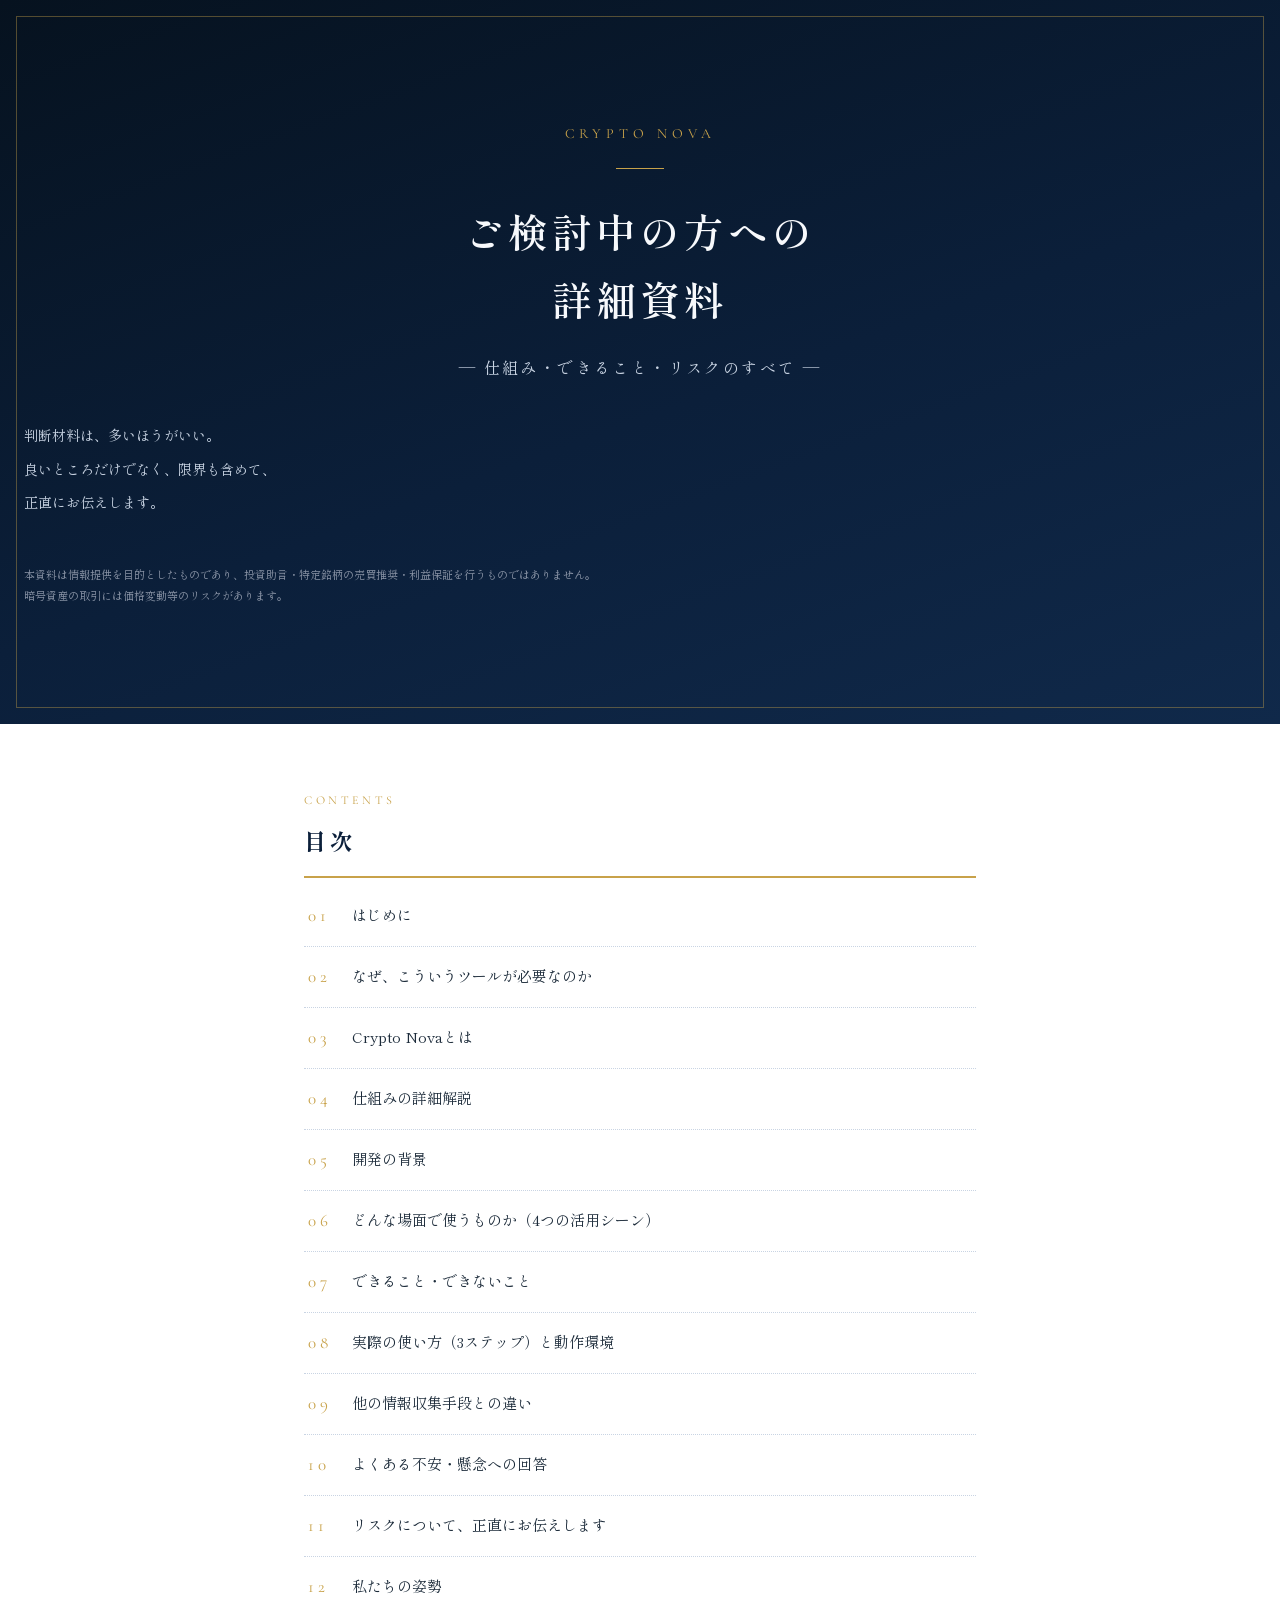
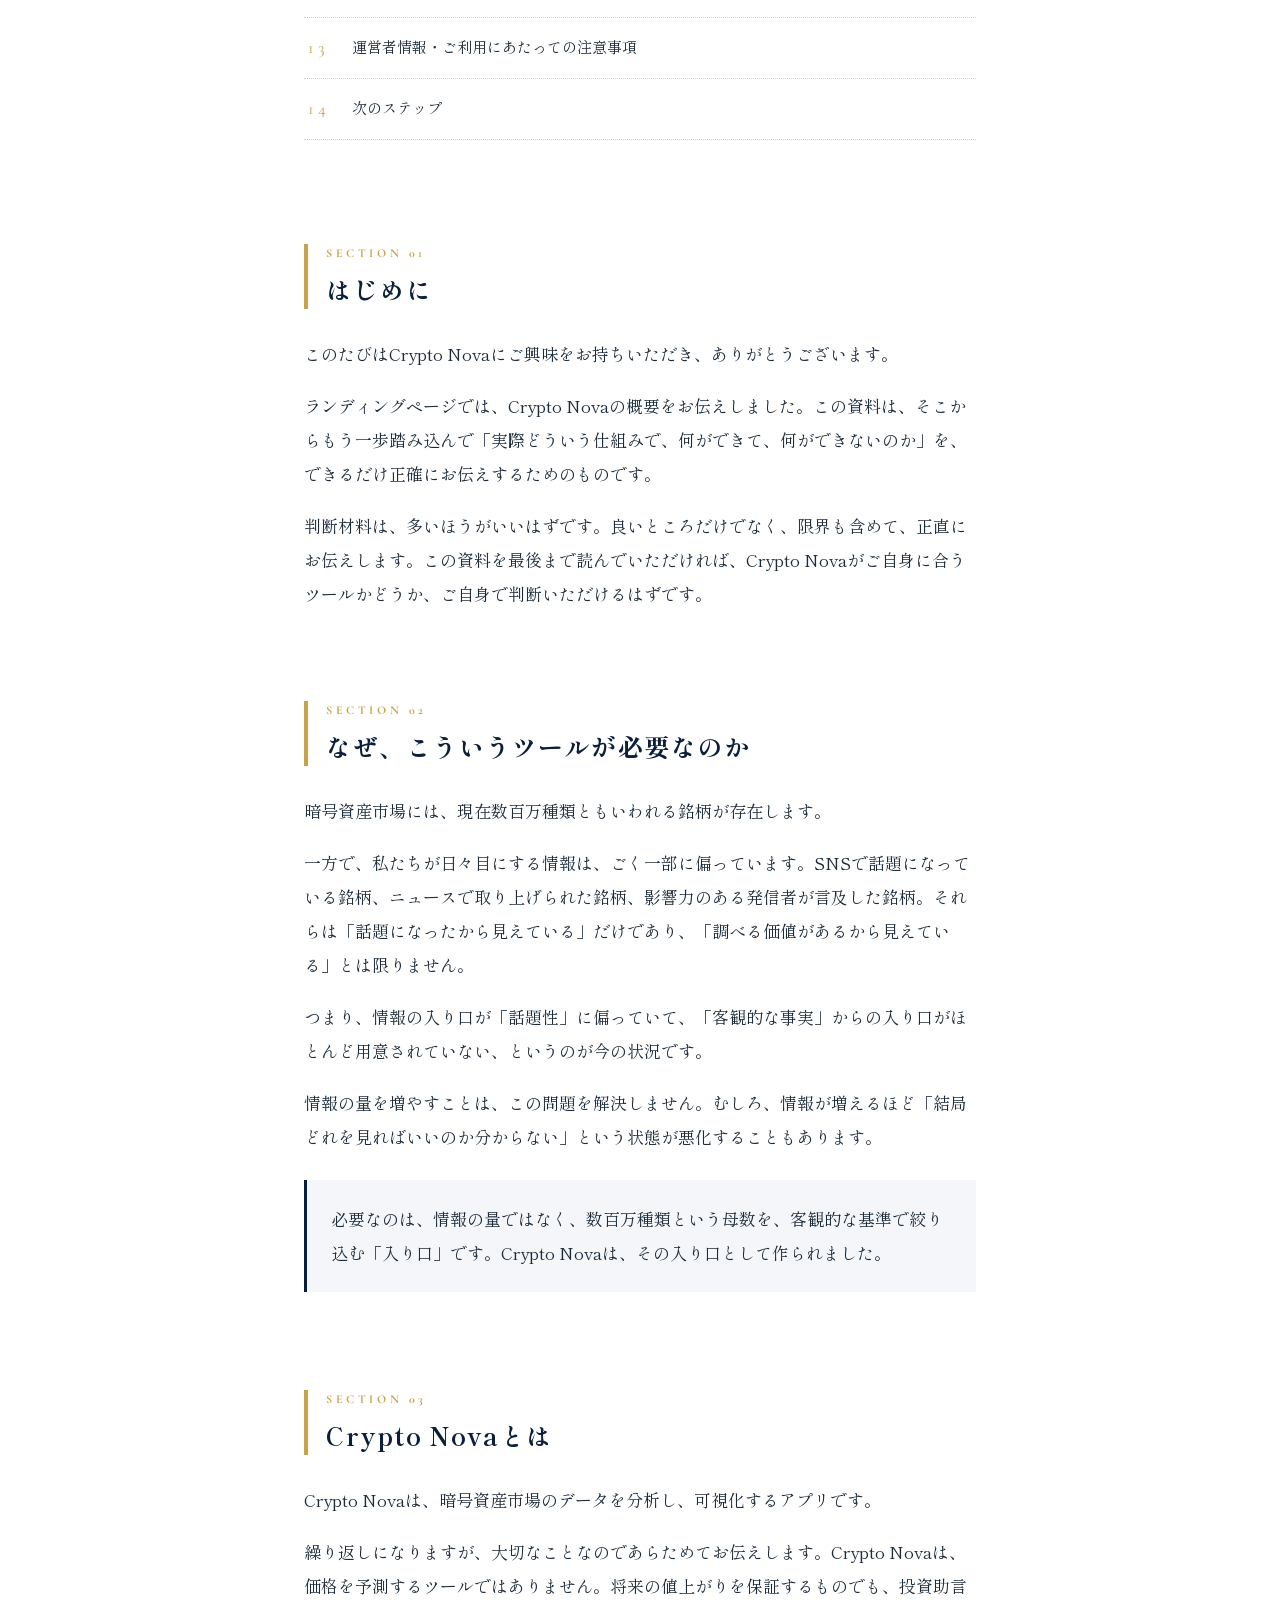
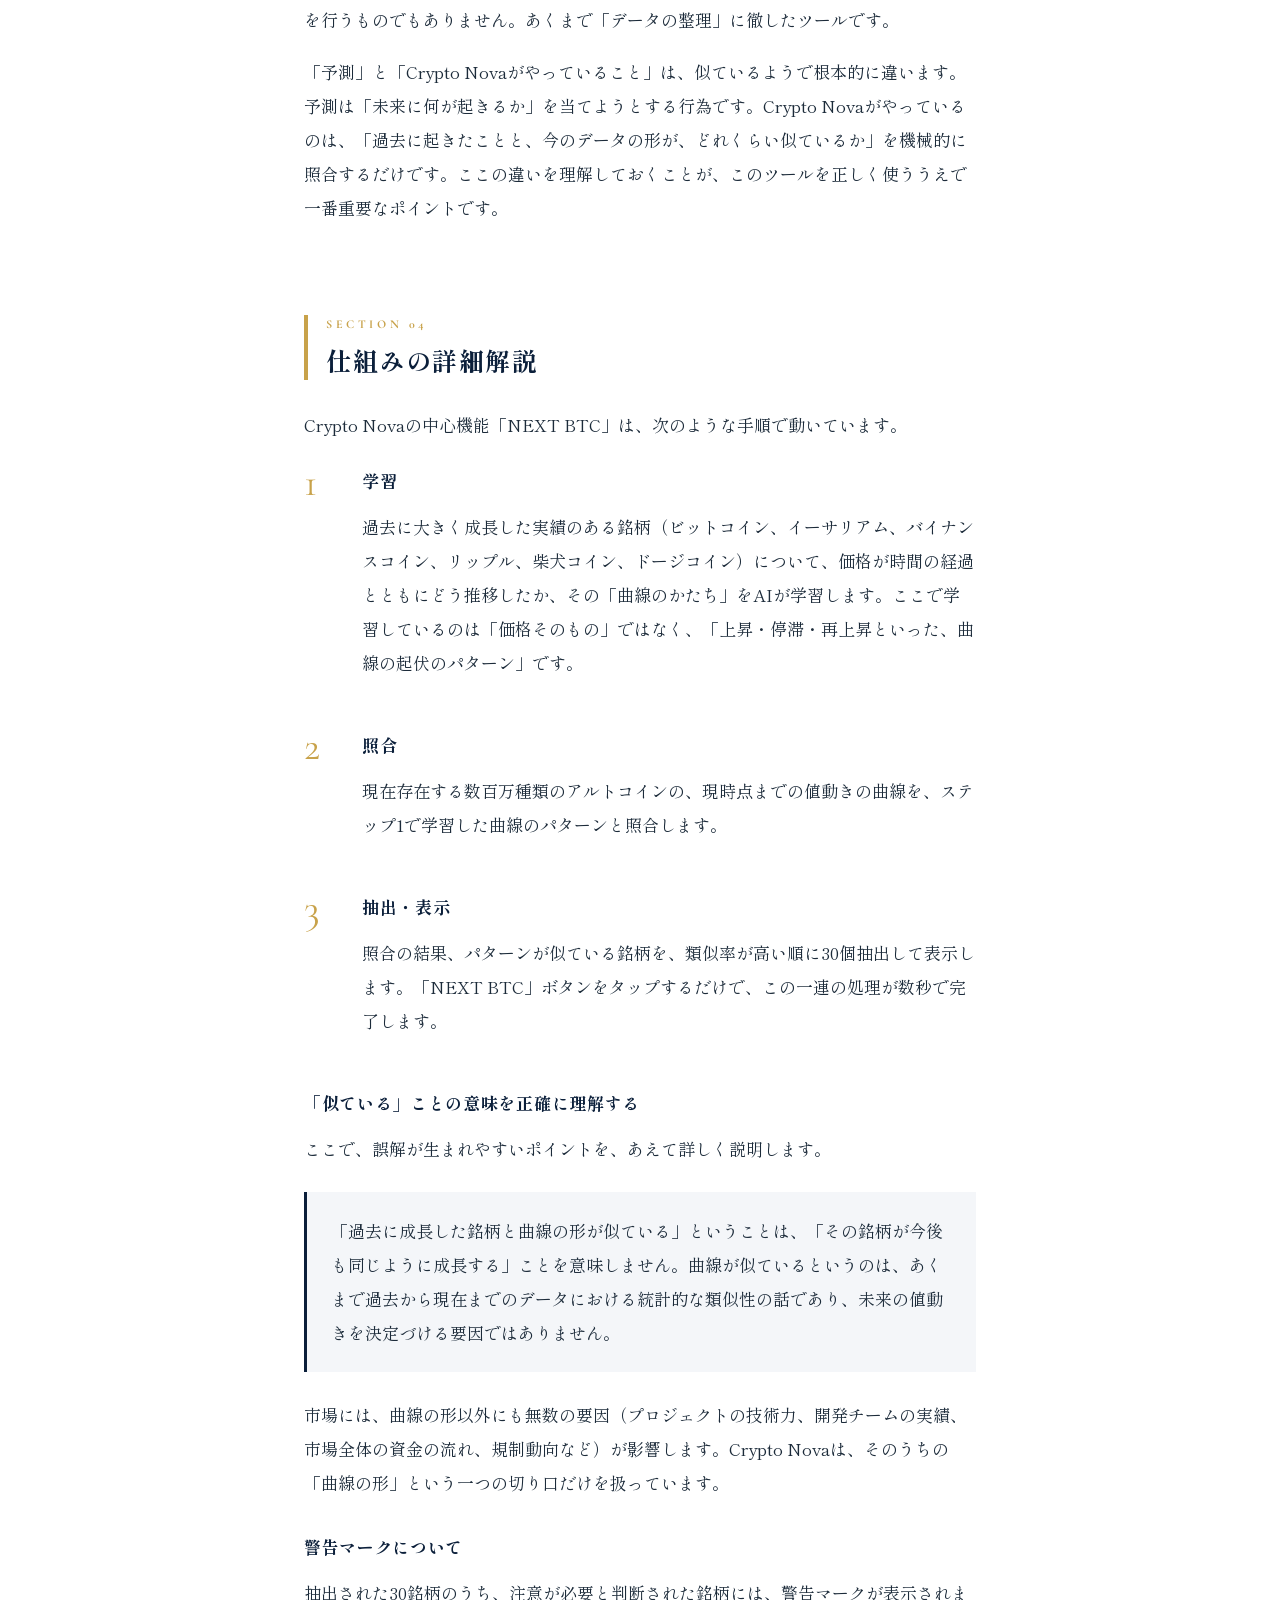
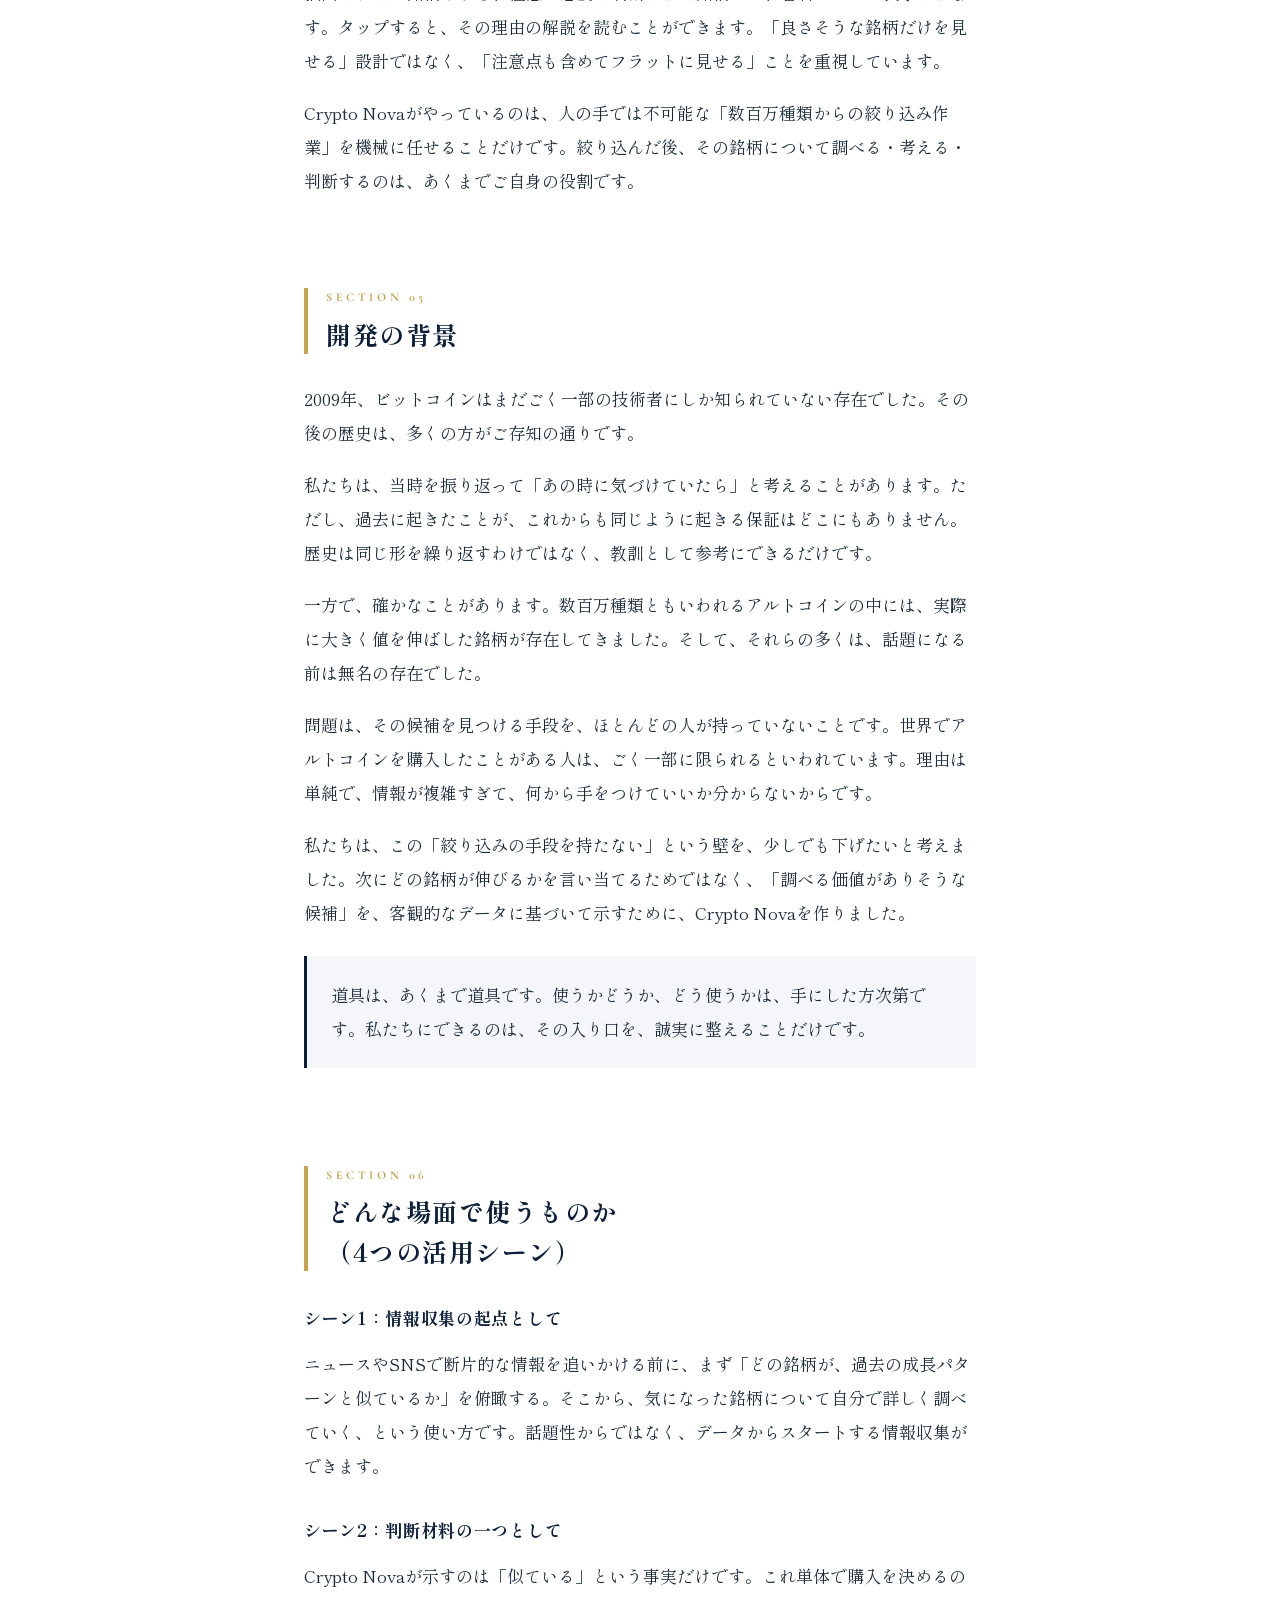
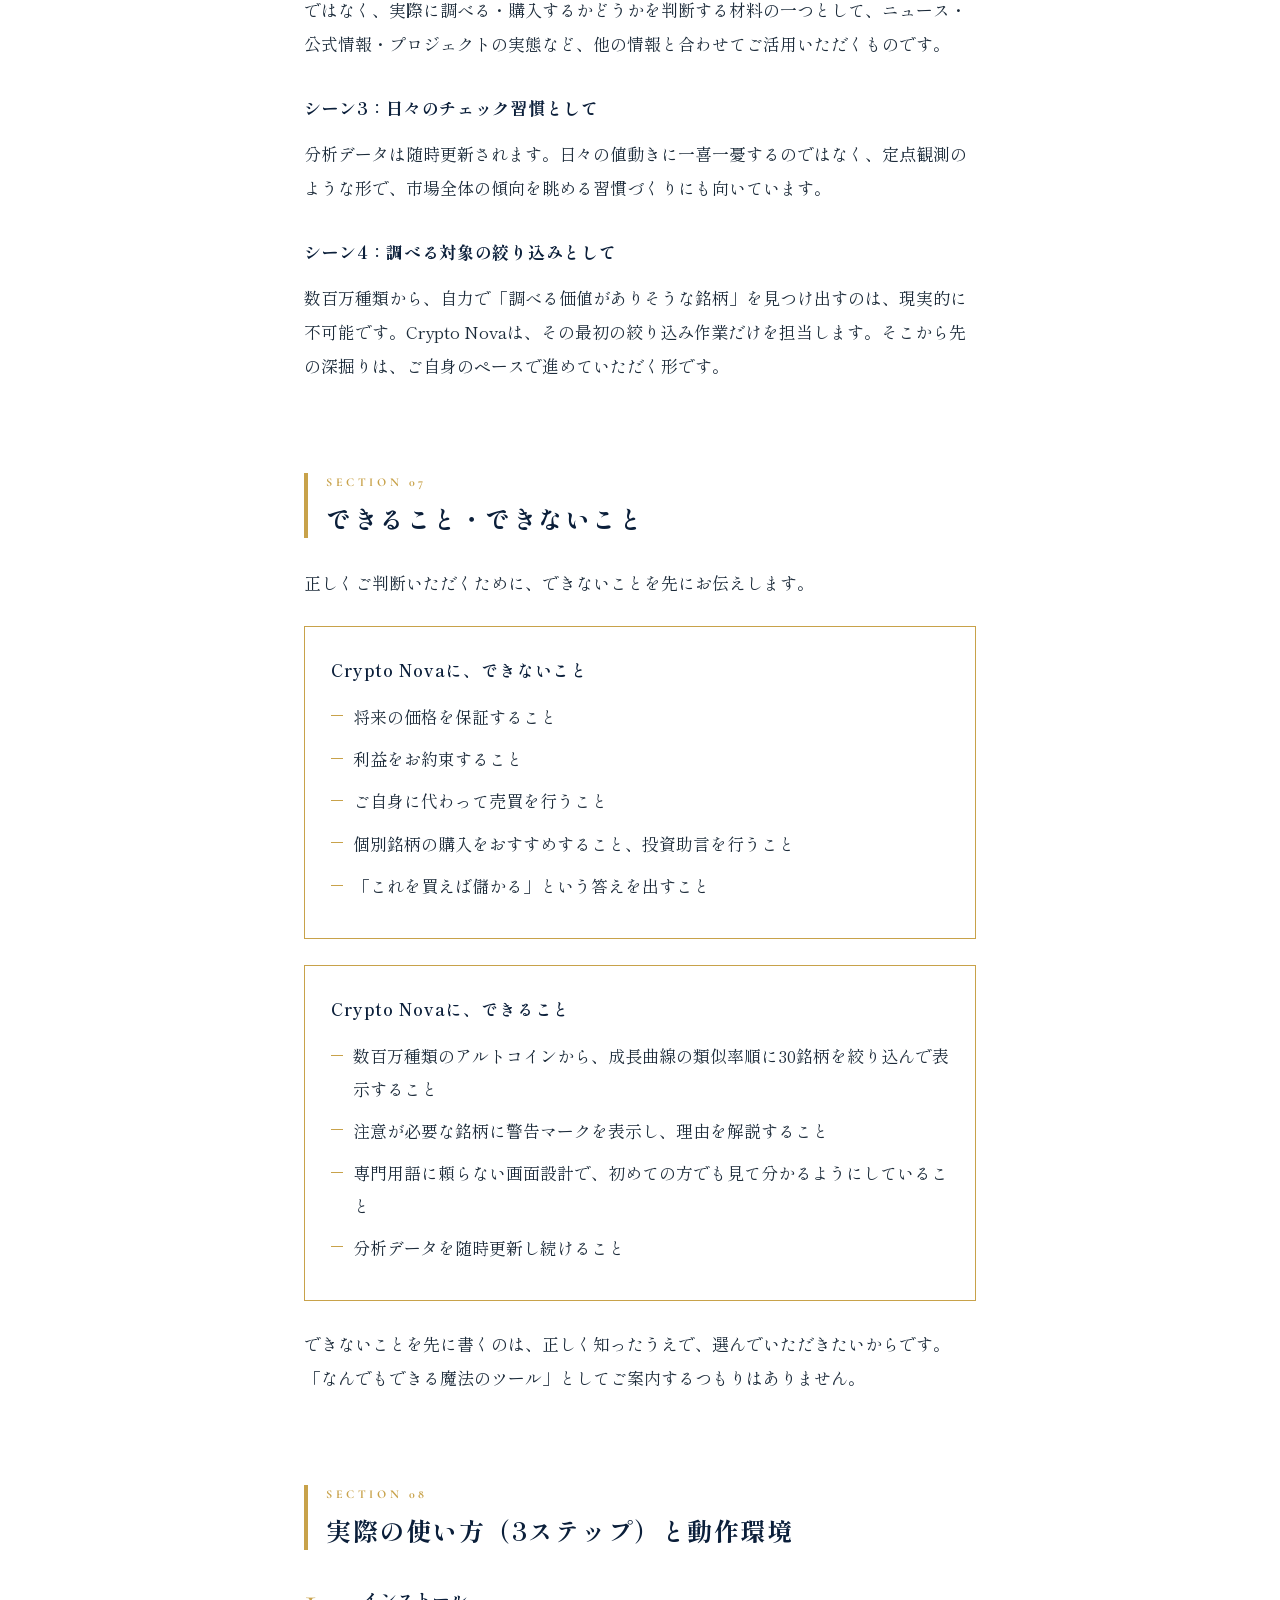
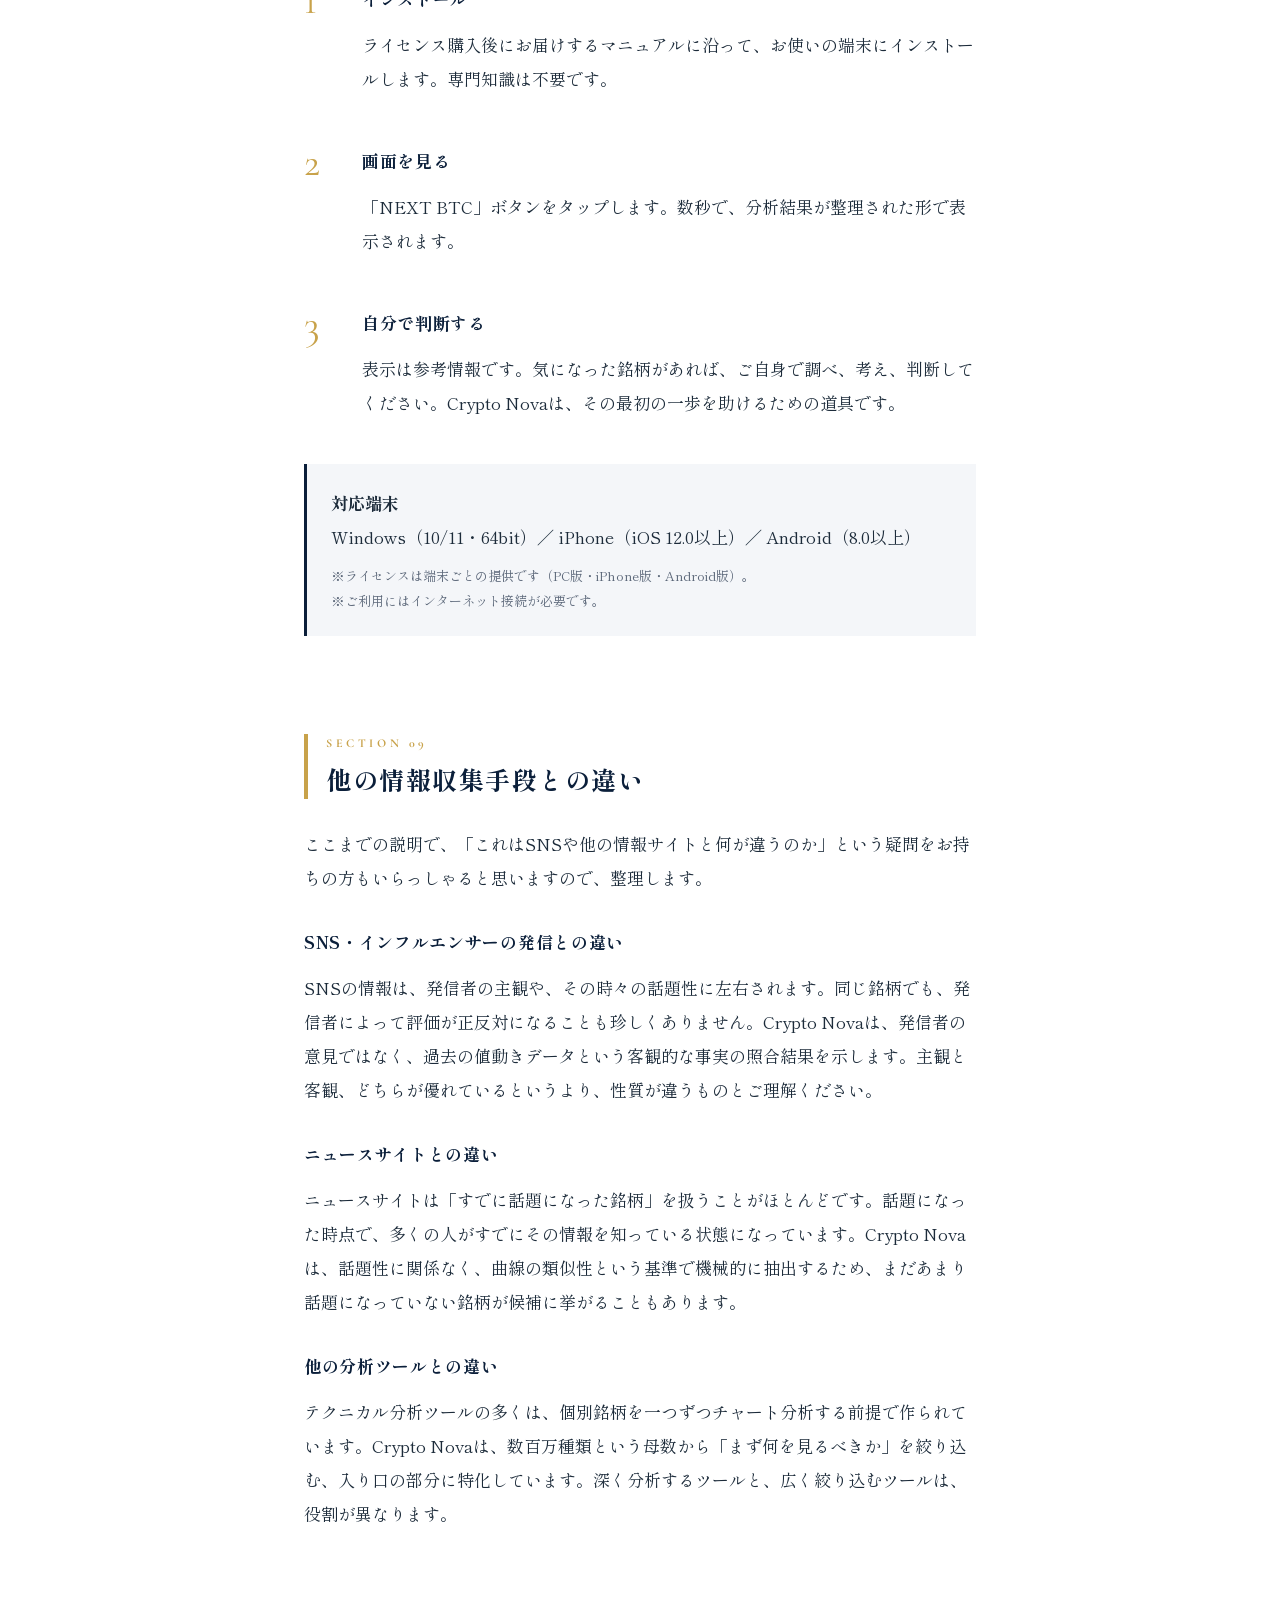
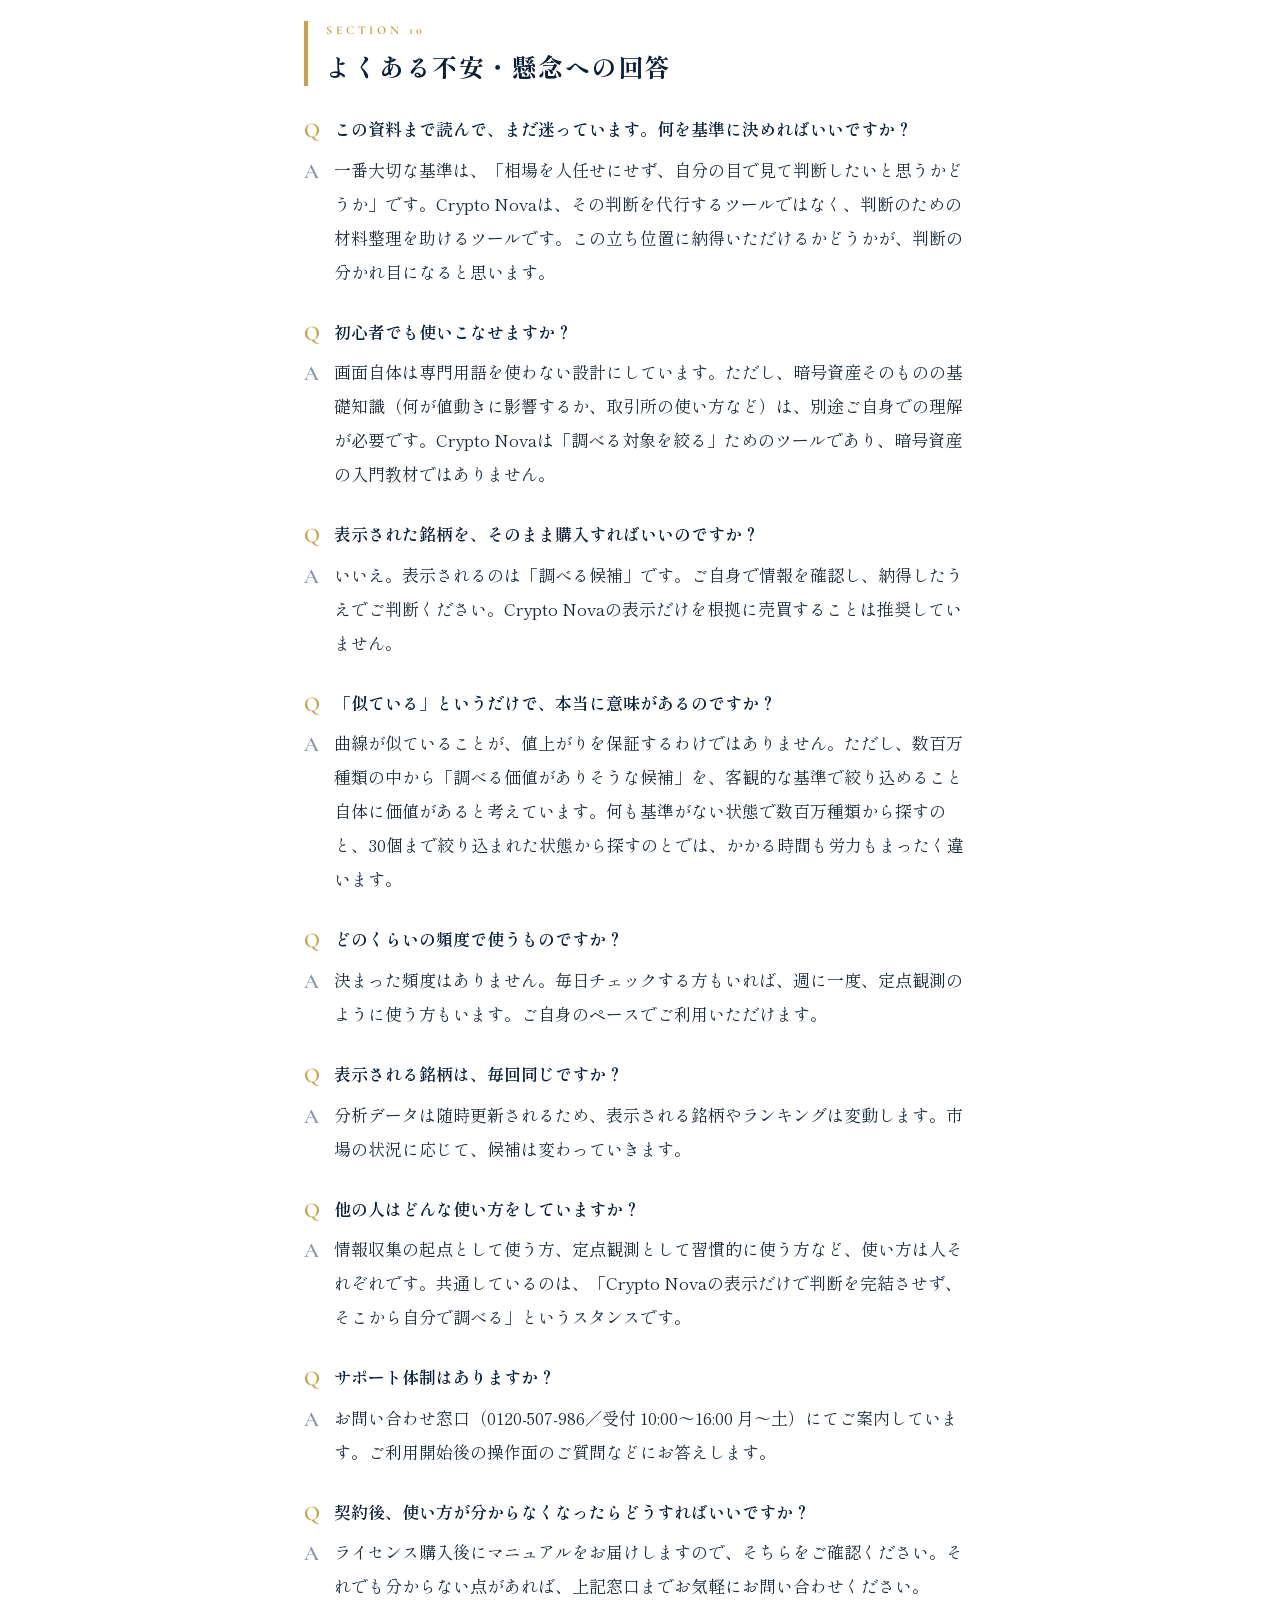
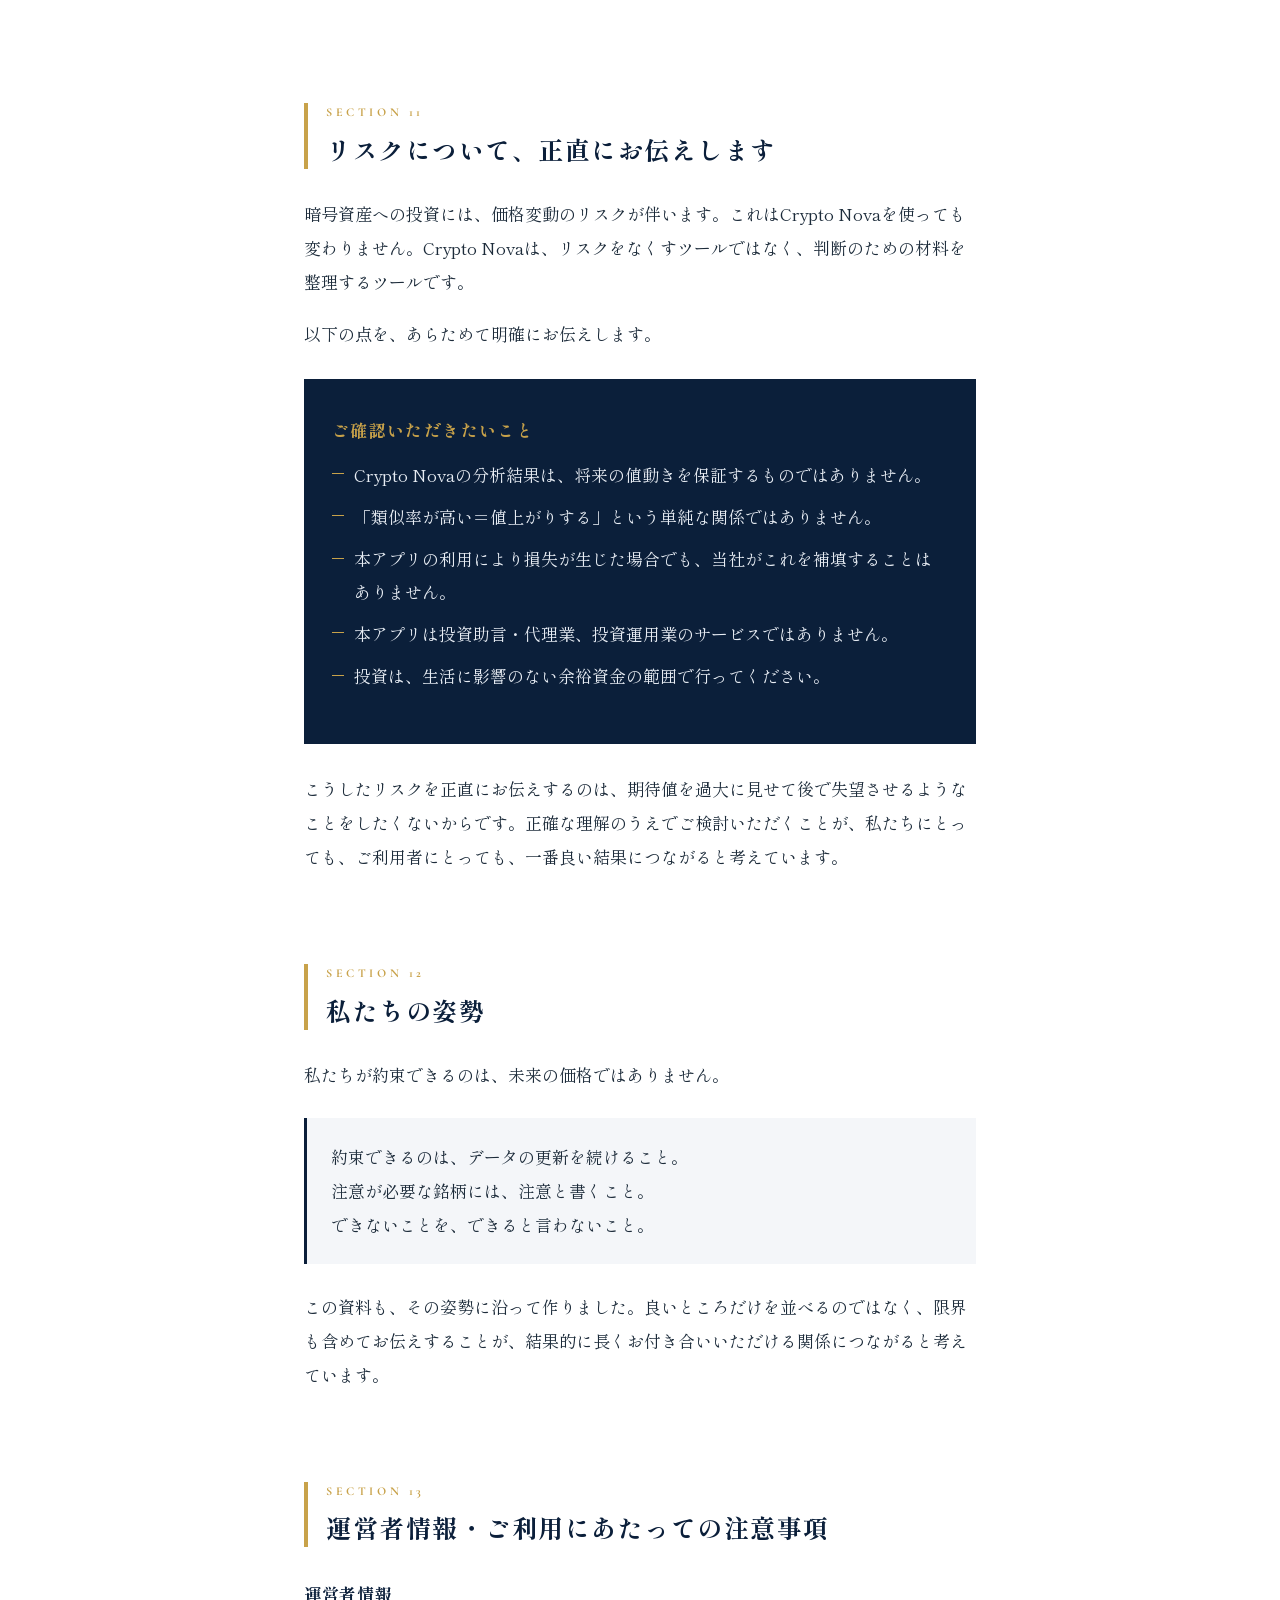
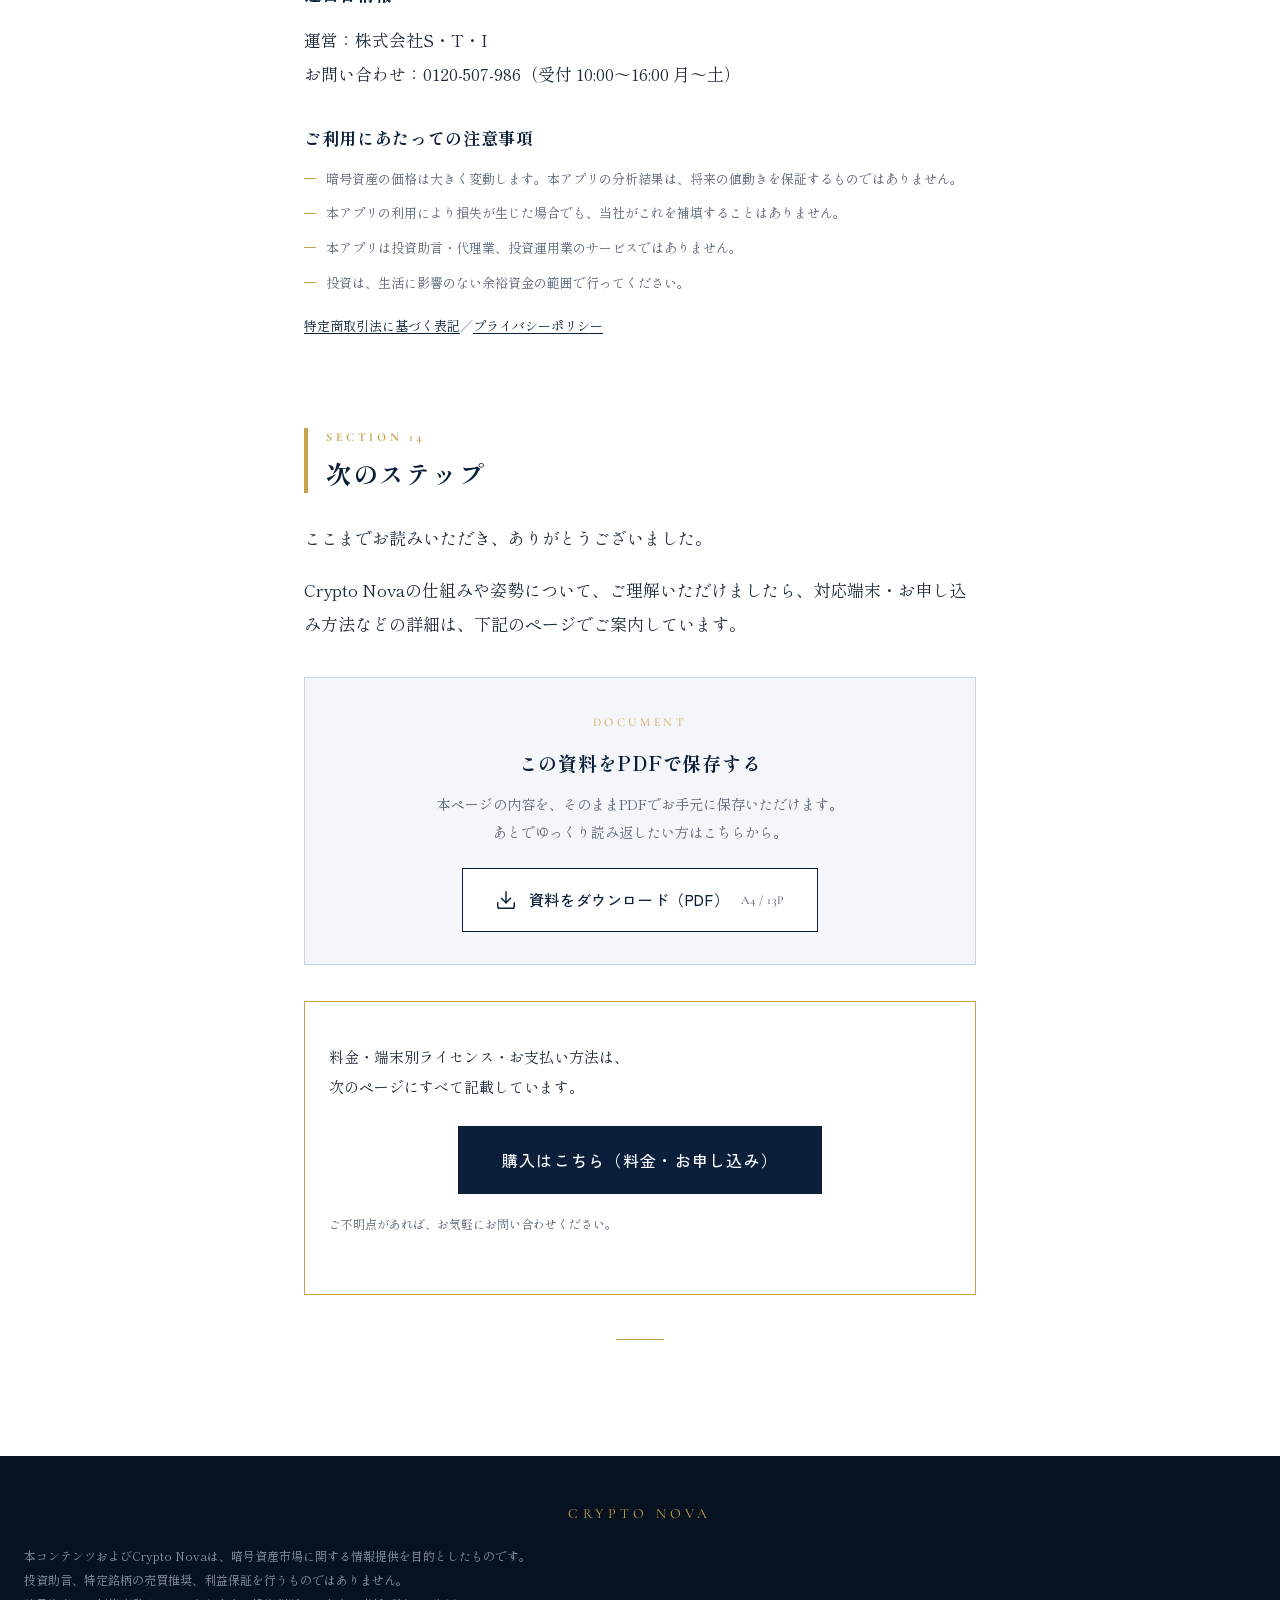
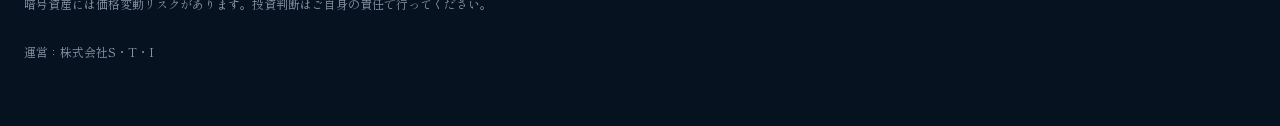
<file: shiryo.html>
<!DOCTYPE html>
<html lang="ja">
<head>
<meta charset="UTF-8">
<meta name="viewport" content="width=device-width, initial-scale=1.0">
<meta name="robots" content="noindex, nofollow">
<title>Crypto Nova｜ご検討中の方への詳細資料</title>
<meta name="description" content="Crypto Novaの仕組み・できること・リスクを正直にお伝えする詳細資料です。">
<link rel="preconnect" href="https://fonts.googleapis.com">
<link rel="preconnect" href="https://fonts.gstatic.com" crossorigin>
<link href="https://fonts.googleapis.com/css2?family=Shippori+Mincho:wght@400;500;600;700&family=Cormorant+Garamond:wght@500;600&family=Zen+Kaku+Gothic+New:wght@400;500;700&display=swap" rel="stylesheet">
<style>
  :root {
    --navy: #0B1F3A;
    --navy-deep: #06121F;
    --gold: #C8A24A;
    --white: #F7F9FC;
    --silver: #C9D4E3;
    --ink: #1C2B3A;
    --gray: #5A6678;
    --bg-soft: #F4F6F9;
  }

  * { margin: 0; padding: 0; box-sizing: border-box; }

  html { scroll-behavior: smooth; }

  body {
    font-family: 'Shippori Mincho', serif;
    color: var(--ink);
    background: #fff;
    font-size: 16px;
    line-height: 2;
    -webkit-font-smoothing: antialiased;
  }

  img { max-width: 100%; }

  .en {
    font-family: 'Cormorant Garamond', 'Shippori Mincho', serif;
    letter-spacing: 0.25em;
  }

  /* ===== HERO ===== */
  .hero {
    background: linear-gradient(160deg, var(--navy-deep) 0%, var(--navy) 55%, #10294a 100%);
    color: var(--white);
    padding: 88px 24px 72px;
    position: relative;
    text-align: center;
    overflow: hidden;
  }
  .hero::before {
    content: "";
    position: absolute;
    inset: 16px;
    border: 1px solid rgba(200,162,74,0.4);
    pointer-events: none;
  }
  .hero-brand {
    color: var(--gold);
    font-size: 14px;
    letter-spacing: 0.35em;
    margin-bottom: 20px;
  }
  .hero-rule {
    width: 48px; height: 1px;
    background: var(--gold);
    margin: 0 auto 28px;
  }
  .hero h1 {
    font-size: clamp(26px, 6vw, 40px);
    font-weight: 600;
    letter-spacing: 0.1em;
    line-height: 1.7;
    margin-bottom: 18px;
  }
  .hero-sub {
    color: var(--silver);
    font-size: clamp(13px, 3.4vw, 16px);
    letter-spacing: 0.15em;
    margin-bottom: 36px;
  }
  .hero-lead {
    color: var(--silver);
    font-size: 14px;
    line-height: 2.4;
  }
  .hero-note {
    margin-top: 44px;
    font-size: 11px;
    color: #8A94A6;
    line-height: 1.9;
  }

  /* ===== TOC ===== */
  .toc {
    max-width: 720px;
    margin: 0 auto;
    padding: 64px 24px 24px;
  }
  .sec-label {
    color: var(--gold);
    font-size: 12px;
    letter-spacing: 0.3em;
    margin-bottom: 6px;
  }
  .toc h2 {
    font-size: 22px;
    letter-spacing: 0.2em;
    color: var(--navy);
    border-bottom: 2px solid var(--gold);
    padding-bottom: 14px;
    margin-bottom: 8px;
  }
  .toc ol { list-style: none; }
  .toc li { border-bottom: 1px dotted var(--silver); }
  .toc a {
    display: flex;
    align-items: baseline;
    gap: 16px;
    padding: 13px 4px;
    color: var(--ink);
    text-decoration: none;
    font-size: 15px;
    transition: color .25s;
  }
  .toc a:hover { color: var(--gold); }
  .toc-num {
    font-family: 'Cormorant Garamond', serif;
    color: var(--gold);
    font-size: 17px;
    min-width: 28px;
  }

  /* ===== SECTIONS ===== */
  main {
    max-width: 720px;
    margin: 0 auto;
    padding: 24px 24px 0;
  }
  section { padding: 44px 0 12px; }

  h2.sec-title {
    font-size: clamp(20px, 5vw, 25px);
    color: var(--navy);
    letter-spacing: 0.06em;
    line-height: 1.6;
    padding-left: 18px;
    border-left: 4px solid var(--gold);
    margin-bottom: 28px;
  }
  h2.sec-title .sec-label { display: block; padding: 0; border: none; }

  h3 {
    font-size: 17px;
    color: var(--navy);
    margin: 30px 0 12px;
    letter-spacing: 0.04em;
  }

  p { margin-bottom: 18px; text-align: left; }

  .emphasis-box {
    background: var(--bg-soft);
    border-left: 3px solid var(--navy);
    padding: 22px 24px;
    margin: 26px 0;
  }
  .emphasis-box p { margin-bottom: 10px; }
  .emphasis-box p:last-child { margin-bottom: 0; }

  .gold-box {
    border: 1px solid var(--gold);
    padding: 26px 26px 18px;
    margin: 26px 0;
  }
  .gold-box-title {
    font-size: 17px;
    font-weight: 600;
    color: var(--navy);
    margin-bottom: 14px;
    letter-spacing: 0.05em;
  }

  ul.styled { list-style: none; margin: 8px 0 18px; }
  ul.styled li {
    padding-left: 22px;
    position: relative;
    margin-bottom: 10px;
    line-height: 1.9;
  }
  ul.styled li::before {
    content: "";
    position: absolute;
    left: 0; top: 0.85em;
    width: 12px; height: 1px;
    background: var(--gold);
  }

  .step {
    display: flex;
    gap: 18px;
    margin-bottom: 26px;
  }
  .step-num {
    font-family: 'Cormorant Garamond', serif;
    font-size: 40px;
    color: var(--gold);
    line-height: 1.1;
    min-width: 40px;
  }
  .step-body h3 { margin-top: 4px; }

  .qa { margin-bottom: 28px; }
  .qa-q {
    font-weight: 600;
    color: var(--navy);
    padding-left: 30px;
    position: relative;
    margin-bottom: 8px;
    line-height: 1.8;
  }
  .qa-q::before {
    content: "Q";
    font-family: 'Cormorant Garamond', serif;
    position: absolute;
    left: 0; top: -2px;
    color: var(--gold);
    font-size: 21px;
    font-weight: 600;
  }
  .qa-a {
    padding-left: 30px;
    position: relative;
  }
  .qa-a::before {
    content: "A";
    font-family: 'Cormorant Garamond', serif;
    position: absolute;
    left: 0; top: -2px;
    color: #8A94A6;
    font-size: 21px;
    font-weight: 600;
  }
  .qa-a p { margin-bottom: 0; }

  .risk-section {
    background: var(--navy);
    color: var(--white);
    padding: 34px 28px;
    margin: 28px 0;
  }
  .risk-section h3 {
    color: var(--gold);
    margin-top: 0;
    letter-spacing: 0.08em;
  }
  .risk-section ul.styled li { color: #E8EDF4; }

  /* ===== CTA ===== */
  .cta-final {
    text-align: center;
    border: 1px solid var(--gold);
    padding: 40px 24px;
    margin: 36px 0 20px;
  }
  .cta-lead {
    font-size: 15px;
    color: var(--ink);
    margin-bottom: 24px;
  }
  .cta-btn {
    display: inline-block;
    background: var(--navy);
    color: var(--white);
    padding: 18px 44px;
    font-size: 16px;
    letter-spacing: 0.08em;
    text-decoration: none;
    transition: background .25s, transform .25s;
    font-family: 'Zen Kaku Gothic New', sans-serif;
    font-weight: 500;
  }
  .cta-btn:hover {
    background: #16345c;
    transform: translateY(-2px);
  }
  .cta-note {
    margin-top: 18px;
    font-size: 12px;
    color: var(--gray);
  }

  /* ===== PDF DOWNLOAD ===== */
  .pdf-box {
    background: var(--bg-soft);
    border: 1px solid var(--silver);
    padding: 32px 28px;
    margin: 36px 0;
    text-align: center;
  }
  .pdf-box .en {
    color: var(--gold);
    font-size: 12px;
    letter-spacing: 0.3em;
    display: block;
    margin-bottom: 10px;
  }
  .pdf-box h3 {
    margin: 0 0 8px;
    font-size: 19px;
  }
  .pdf-box p {
    font-size: 14px;
    color: var(--gray);
    margin-bottom: 22px;
    text-align: center;
  }
  .pdf-btn {
    display: inline-flex;
    align-items: center;
    gap: 12px;
    background: #fff;
    border: 1.5px solid var(--navy);
    color: var(--navy);
    padding: 16px 32px;
    font-size: 15px;
    letter-spacing: 0.04em;
    text-decoration: none;
    font-family: 'Zen Kaku Gothic New', sans-serif;
    font-weight: 500;
    transition: background .25s, color .25s, transform .25s;
  }
  .pdf-btn:hover {
    background: var(--navy);
    color: #fff;
    transform: translateY(-2px);
  }
  .pdf-btn svg { flex-shrink: 0; }
  .pdf-btn .fsize {
    font-size: 12px;
    color: var(--gray);
    font-family: 'Cormorant Garamond', serif;
    letter-spacing: 0.05em;
  }
  .pdf-btn:hover .fsize { color: var(--silver); }

  .fine-print {
    font-size: 13px;
    color: var(--gray);
    line-height: 1.9;
  }
  .fine-print a {
    color: var(--navy);
    text-decoration: underline;
    text-underline-offset: 2px;
    transition: color .25s;
  }
  .fine-print a:hover { color: var(--gold); }

  .divider {
    width: 48px; height: 1px;
    background: var(--gold);
    margin: 44px auto;
  }

  /* ===== FOOTER ===== */
  footer {
    background: var(--navy-deep);
    color: #8A94A6;
    text-align: center;
    padding: 44px 24px;
    font-size: 12px;
    line-height: 2;
    margin-top: 56px;
  }
  footer .footer-brand {
    color: var(--gold);
    font-size: 14px;
    letter-spacing: 0.3em;
    margin-bottom: 16px;
  }

  /* ===== FADE-IN ===== */
  .fade {
    opacity: 0;
    transform: translateY(14px);
    transition: opacity .8s ease, transform .8s ease;
  }
  .fade.visible { opacity: 1; transform: none; }
  @media (prefers-reduced-motion: reduce) {
    .fade { opacity: 1; transform: none; transition: none; }
    html { scroll-behavior: auto; }
  }

  /* ===== PC ===== */
  @media (min-width: 768px) {
    body { font-size: 17px; }
    .hero { padding: 120px 24px 100px; }
    section { padding: 56px 0 16px; }
  }
</style>
</head>
<body>

<!-- ============ HERO ============ -->
<header class="hero">
  <div class="hero-brand en">CRYPTO&nbsp;NOVA</div>
  <div class="hero-rule"></div>
  <h1>ご検討中の方への<br>詳細資料</h1>
  <div class="hero-sub">— 仕組み・できること・リスクのすべて —</div>
  <p class="hero-lead">
    判断材料は、多いほうがいい。<br>
    良いところだけでなく、限界も含めて、<br>
    正直にお伝えします。
  </p>
  <p class="hero-note">
    本資料は情報提供を目的としたものであり、投資助言・特定銘柄の売買推奨・利益保証を行うものではありません。<br>
    暗号資産の取引には価格変動等のリスクがあります。
  </p>
</header>

<!-- ============ TOC ============ -->
<nav class="toc fade">
  <div class="sec-label en">CONTENTS</div>
  <h2>目次</h2>
  <ol>
    <li><a href="#s01"><span class="toc-num en">01</span>はじめに</a></li>
    <li><a href="#s02"><span class="toc-num en">02</span>なぜ、こういうツールが必要なのか</a></li>
    <li><a href="#s03"><span class="toc-num en">03</span>Crypto Novaとは</a></li>
    <li><a href="#s04"><span class="toc-num en">04</span>仕組みの詳細解説</a></li>
    <li><a href="#s05"><span class="toc-num en">05</span>開発の背景</a></li>
    <li><a href="#s06"><span class="toc-num en">06</span>どんな場面で使うものか（4つの活用シーン）</a></li>
    <li><a href="#s07"><span class="toc-num en">07</span>できること・できないこと</a></li>
    <li><a href="#s08"><span class="toc-num en">08</span>実際の使い方（3ステップ）と動作環境</a></li>
    <li><a href="#s09"><span class="toc-num en">09</span>他の情報収集手段との違い</a></li>
    <li><a href="#s10"><span class="toc-num en">10</span>よくある不安・懸念への回答</a></li>
    <li><a href="#s11"><span class="toc-num en">11</span>リスクについて、正直にお伝えします</a></li>
    <li><a href="#s12"><span class="toc-num en">12</span>私たちの姿勢</a></li>
    <li><a href="#s13"><span class="toc-num en">13</span>運営者情報・ご利用にあたっての注意事項</a></li>
    <li><a href="#s14"><span class="toc-num en">14</span>次のステップ</a></li>
  </ol>
</nav>

<main>

<!-- ============ 01 ============ -->
<section id="s01" class="fade">
  <h2 class="sec-title"><span class="sec-label en">SECTION 01</span>はじめに</h2>
  <p>このたびはCrypto Novaにご興味をお持ちいただき、ありがとうございます。</p>
  <p>ランディングページでは、Crypto Novaの概要をお伝えしました。この資料は、そこからもう一歩踏み込んで「実際どういう仕組みで、何ができて、何ができないのか」を、できるだけ正確にお伝えするためのものです。</p>
  <p>判断材料は、多いほうがいいはずです。良いところだけでなく、限界も含めて、正直にお伝えします。この資料を最後まで読んでいただければ、Crypto Novaがご自身に合うツールかどうか、ご自身で判断いただけるはずです。</p>
</section>

<!-- ============ 02 ============ -->
<section id="s02" class="fade">
  <h2 class="sec-title"><span class="sec-label en">SECTION 02</span>なぜ、こういうツールが必要なのか</h2>
  <p>暗号資産市場には、現在数百万種類ともいわれる銘柄が存在します。</p>
  <p>一方で、私たちが日々目にする情報は、ごく一部に偏っています。SNSで話題になっている銘柄、ニュースで取り上げられた銘柄、影響力のある発信者が言及した銘柄。それらは「話題になったから見えている」だけであり、「調べる価値があるから見えている」とは限りません。</p>
  <p>つまり、情報の入り口が「話題性」に偏っていて、「客観的な事実」からの入り口がほとんど用意されていない、というのが今の状況です。</p>
  <p>情報の量を増やすことは、この問題を解決しません。むしろ、情報が増えるほど「結局どれを見ればいいのか分からない」という状態が悪化することもあります。</p>
  <div class="emphasis-box">
    <p>必要なのは、情報の量ではなく、数百万種類という母数を、客観的な基準で絞り込む「入り口」です。Crypto Novaは、その入り口として作られました。</p>
  </div>
</section>

<!-- ============ 03 ============ -->
<section id="s03" class="fade">
  <h2 class="sec-title"><span class="sec-label en">SECTION 03</span>Crypto Novaとは</h2>
  <p>Crypto Novaは、暗号資産市場のデータを分析し、可視化するアプリです。</p>
  <p>繰り返しになりますが、大切なことなのであらためてお伝えします。Crypto Novaは、価格を予測するツールではありません。将来の値上がりを保証するものでも、投資助言を行うものでもありません。あくまで「データの整理」に徹したツールです。</p>
  <p>「予測」と「Crypto Novaがやっていること」は、似ているようで根本的に違います。予測は「未来に何が起きるか」を当てようとする行為です。Crypto Novaがやっているのは、「過去に起きたことと、今のデータの形が、どれくらい似ているか」を機械的に照合するだけです。ここの違いを理解しておくことが、このツールを正しく使ううえで一番重要なポイントです。</p>
</section>

<!-- ============ 04 ============ -->
<section id="s04" class="fade">
  <h2 class="sec-title"><span class="sec-label en">SECTION 04</span>仕組みの詳細解説</h2>
  <p>Crypto Novaの中心機能「NEXT BTC」は、次のような手順で動いています。</p>

  <div class="step">
    <div class="step-num en">1</div>
    <div class="step-body">
      <h3>学習</h3>
      <p>過去に大きく成長した実績のある銘柄（ビットコイン、イーサリアム、バイナンスコイン、リップル、柴犬コイン、ドージコイン）について、価格が時間の経過とともにどう推移したか、その「曲線のかたち」をAIが学習します。ここで学習しているのは「価格そのもの」ではなく、「上昇・停滞・再上昇といった、曲線の起伏のパターン」です。</p>
    </div>
  </div>

  <div class="step">
    <div class="step-num en">2</div>
    <div class="step-body">
      <h3>照合</h3>
      <p>現在存在する数百万種類のアルトコインの、現時点までの値動きの曲線を、ステップ1で学習した曲線のパターンと照合します。</p>
    </div>
  </div>

  <div class="step">
    <div class="step-num en">3</div>
    <div class="step-body">
      <h3>抽出・表示</h3>
      <p>照合の結果、パターンが似ている銘柄を、類似率が高い順に30個抽出して表示します。「NEXT BTC」ボタンをタップするだけで、この一連の処理が数秒で完了します。</p>
    </div>
  </div>

  <h3>「似ている」ことの意味を正確に理解する</h3>
  <p>ここで、誤解が生まれやすいポイントを、あえて詳しく説明します。</p>
  <div class="emphasis-box">
    <p>「過去に成長した銘柄と曲線の形が似ている」ということは、「その銘柄が今後も同じように成長する」ことを意味しません。曲線が似ているというのは、あくまで過去から現在までのデータにおける統計的な類似性の話であり、未来の値動きを決定づける要因ではありません。</p>
  </div>
  <p>市場には、曲線の形以外にも無数の要因（プロジェクトの技術力、開発チームの実績、市場全体の資金の流れ、規制動向など）が影響します。Crypto Novaは、そのうちの「曲線の形」という一つの切り口だけを扱っています。</p>

  <h3>警告マークについて</h3>
  <p>抽出された30銘柄のうち、注意が必要と判断された銘柄には、警告マークが表示されます。タップすると、その理由の解説を読むことができます。「良さそうな銘柄だけを見せる」設計ではなく、「注意点も含めてフラットに見せる」ことを重視しています。</p>
  <p>Crypto Novaがやっているのは、人の手では不可能な「数百万種類からの絞り込み作業」を機械に任せることだけです。絞り込んだ後、その銘柄について調べる・考える・判断するのは、あくまでご自身の役割です。</p>
</section>

<!-- ============ 05 ============ -->
<section id="s05" class="fade">
  <h2 class="sec-title"><span class="sec-label en">SECTION 05</span>開発の背景</h2>
  <p>2009年、ビットコインはまだごく一部の技術者にしか知られていない存在でした。その後の歴史は、多くの方がご存知の通りです。</p>
  <p>私たちは、当時を振り返って「あの時に気づけていたら」と考えることがあります。ただし、過去に起きたことが、これからも同じように起きる保証はどこにもありません。歴史は同じ形を繰り返すわけではなく、教訓として参考にできるだけです。</p>
  <p>一方で、確かなことがあります。数百万種類ともいわれるアルトコインの中には、実際に大きく値を伸ばした銘柄が存在してきました。そして、それらの多くは、話題になる前は無名の存在でした。</p>
  <p>問題は、その候補を見つける手段を、ほとんどの人が持っていないことです。世界でアルトコインを購入したことがある人は、ごく一部に限られるといわれています。理由は単純で、情報が複雑すぎて、何から手をつけていいか分からないからです。</p>
  <p>私たちは、この「絞り込みの手段を持たない」という壁を、少しでも下げたいと考えました。次にどの銘柄が伸びるかを言い当てるためではなく、「調べる価値がありそうな候補」を、客観的なデータに基づいて示すために、Crypto Novaを作りました。</p>
  <div class="emphasis-box">
    <p>道具は、あくまで道具です。使うかどうか、どう使うかは、手にした方次第です。私たちにできるのは、その入り口を、誠実に整えることだけです。</p>
  </div>
</section>

<!-- ============ 06 ============ -->
<section id="s06" class="fade">
  <h2 class="sec-title"><span class="sec-label en">SECTION 06</span>どんな場面で使うものか<br>（4つの活用シーン）</h2>

  <h3>シーン1：情報収集の起点として</h3>
  <p>ニュースやSNSで断片的な情報を追いかける前に、まず「どの銘柄が、過去の成長パターンと似ているか」を俯瞰する。そこから、気になった銘柄について自分で詳しく調べていく、という使い方です。話題性からではなく、データからスタートする情報収集ができます。</p>

  <h3>シーン2：判断材料の一つとして</h3>
  <p>Crypto Novaが示すのは「似ている」という事実だけです。これ単体で購入を決めるのではなく、実際に調べる・購入するかどうかを判断する材料の一つとして、ニュース・公式情報・プロジェクトの実態など、他の情報と合わせてご活用いただくものです。</p>

  <h3>シーン3：日々のチェック習慣として</h3>
  <p>分析データは随時更新されます。日々の値動きに一喜一憂するのではなく、定点観測のような形で、市場全体の傾向を眺める習慣づくりにも向いています。</p>

  <h3>シーン4：調べる対象の絞り込みとして</h3>
  <p>数百万種類から、自力で「調べる価値がありそうな銘柄」を見つけ出すのは、現実的に不可能です。Crypto Novaは、その最初の絞り込み作業だけを担当します。そこから先の深掘りは、ご自身のペースで進めていただく形です。</p>
</section>

<!-- ============ 07 ============ -->
<section id="s07" class="fade">
  <h2 class="sec-title"><span class="sec-label en">SECTION 07</span>できること・できないこと</h2>
  <p>正しくご判断いただくために、できないことを先にお伝えします。</p>

  <div class="gold-box">
    <div class="gold-box-title">Crypto Novaに、できないこと</div>
    <ul class="styled">
      <li>将来の価格を保証すること</li>
      <li>利益をお約束すること</li>
      <li>ご自身に代わって売買を行うこと</li>
      <li>個別銘柄の購入をおすすめすること、投資助言を行うこと</li>
      <li>「これを買えば儲かる」という答えを出すこと</li>
    </ul>
  </div>

  <div class="gold-box">
    <div class="gold-box-title">Crypto Novaに、できること</div>
    <ul class="styled">
      <li>数百万種類のアルトコインから、成長曲線の類似率順に30銘柄を絞り込んで表示すること</li>
      <li>注意が必要な銘柄に警告マークを表示し、理由を解説すること</li>
      <li>専門用語に頼らない画面設計で、初めての方でも見て分かるようにしていること</li>
      <li>分析データを随時更新し続けること</li>
    </ul>
  </div>

  <p>できないことを先に書くのは、正しく知ったうえで、選んでいただきたいからです。「なんでもできる魔法のツール」としてご案内するつもりはありません。</p>
</section>

<!-- ============ 08 ============ -->
<section id="s08" class="fade">
  <h2 class="sec-title"><span class="sec-label en">SECTION 08</span>実際の使い方（3ステップ）と動作環境</h2>

  <div class="step">
    <div class="step-num en">1</div>
    <div class="step-body">
      <h3>インストール</h3>
      <p>ライセンス購入後にお届けするマニュアルに沿って、お使いの端末にインストールします。専門知識は不要です。</p>
    </div>
  </div>

  <div class="step">
    <div class="step-num en">2</div>
    <div class="step-body">
      <h3>画面を見る</h3>
      <p>「NEXT BTC」ボタンをタップします。数秒で、分析結果が整理された形で表示されます。</p>
    </div>
  </div>

  <div class="step">
    <div class="step-num en">3</div>
    <div class="step-body">
      <h3>自分で判断する</h3>
      <p>表示は参考情報です。気になった銘柄があれば、ご自身で調べ、考え、判断してください。Crypto Novaは、その最初の一歩を助けるための道具です。</p>
    </div>
  </div>

  <div class="emphasis-box">
    <p><strong>対応端末</strong><br>Windows（10/11・64bit）／ iPhone（iOS 12.0以上）／ Android（8.0以上）</p>
    <p class="fine-print">※ライセンスは端末ごとの提供です（PC版・iPhone版・Android版）。<br>※ご利用にはインターネット接続が必要です。</p>
  </div>
</section>

<!-- ============ 09 ============ -->
<section id="s09" class="fade">
  <h2 class="sec-title"><span class="sec-label en">SECTION 09</span>他の情報収集手段との違い</h2>
  <p>ここまでの説明で、「これはSNSや他の情報サイトと何が違うのか」という疑問をお持ちの方もいらっしゃると思いますので、整理します。</p>

  <h3>SNS・インフルエンサーの発信との違い</h3>
  <p>SNSの情報は、発信者の主観や、その時々の話題性に左右されます。同じ銘柄でも、発信者によって評価が正反対になることも珍しくありません。Crypto Novaは、発信者の意見ではなく、過去の値動きデータという客観的な事実の照合結果を示します。主観と客観、どちらが優れているというより、性質が違うものとご理解ください。</p>

  <h3>ニュースサイトとの違い</h3>
  <p>ニュースサイトは「すでに話題になった銘柄」を扱うことがほとんどです。話題になった時点で、多くの人がすでにその情報を知っている状態になっています。Crypto Novaは、話題性に関係なく、曲線の類似性という基準で機械的に抽出するため、まだあまり話題になっていない銘柄が候補に挙がることもあります。</p>

  <h3>他の分析ツールとの違い</h3>
  <p>テクニカル分析ツールの多くは、個別銘柄を一つずつチャート分析する前提で作られています。Crypto Novaは、数百万種類という母数から「まず何を見るべきか」を絞り込む、入り口の部分に特化しています。深く分析するツールと、広く絞り込むツールは、役割が異なります。</p>
</section>

<!-- ============ 10 ============ -->
<section id="s10" class="fade">
  <h2 class="sec-title"><span class="sec-label en">SECTION 10</span>よくある不安・懸念への回答</h2>

  <div class="qa">
    <div class="qa-q">この資料まで読んで、まだ迷っています。何を基準に決めればいいですか？</div>
    <div class="qa-a"><p>一番大切な基準は、「相場を人任せにせず、自分の目で見て判断したいと思うかどうか」です。Crypto Novaは、その判断を代行するツールではなく、判断のための材料整理を助けるツールです。この立ち位置に納得いただけるかどうかが、判断の分かれ目になると思います。</p></div>
  </div>

  <div class="qa">
    <div class="qa-q">初心者でも使いこなせますか？</div>
    <div class="qa-a"><p>画面自体は専門用語を使わない設計にしています。ただし、暗号資産そのものの基礎知識（何が値動きに影響するか、取引所の使い方など）は、別途ご自身での理解が必要です。Crypto Novaは「調べる対象を絞る」ためのツールであり、暗号資産の入門教材ではありません。</p></div>
  </div>

  <div class="qa">
    <div class="qa-q">表示された銘柄を、そのまま購入すればいいのですか？</div>
    <div class="qa-a"><p>いいえ。表示されるのは「調べる候補」です。ご自身で情報を確認し、納得したうえでご判断ください。Crypto Novaの表示だけを根拠に売買することは推奨していません。</p></div>
  </div>

  <div class="qa">
    <div class="qa-q">「似ている」というだけで、本当に意味があるのですか？</div>
    <div class="qa-a"><p>曲線が似ていることが、値上がりを保証するわけではありません。ただし、数百万種類の中から「調べる価値がありそうな候補」を、客観的な基準で絞り込めること自体に価値があると考えています。何も基準がない状態で数百万種類から探すのと、30個まで絞り込まれた状態から探すのとでは、かかる時間も労力もまったく違います。</p></div>
  </div>

  <div class="qa">
    <div class="qa-q">どのくらいの頻度で使うものですか？</div>
    <div class="qa-a"><p>決まった頻度はありません。毎日チェックする方もいれば、週に一度、定点観測のように使う方もいます。ご自身のペースでご利用いただけます。</p></div>
  </div>

  <div class="qa">
    <div class="qa-q">表示される銘柄は、毎回同じですか？</div>
    <div class="qa-a"><p>分析データは随時更新されるため、表示される銘柄やランキングは変動します。市場の状況に応じて、候補は変わっていきます。</p></div>
  </div>

  <div class="qa">
    <div class="qa-q">他の人はどんな使い方をしていますか？</div>
    <div class="qa-a"><p>情報収集の起点として使う方、定点観測として習慣的に使う方など、使い方は人それぞれです。共通しているのは、「Crypto Novaの表示だけで判断を完結させず、そこから自分で調べる」というスタンスです。</p></div>
  </div>

  <div class="qa">
    <div class="qa-q">サポート体制はありますか？</div>
    <div class="qa-a"><p>お問い合わせ窓口（0120-507-986／受付 10:00〜16:00 月〜土）にてご案内しています。ご利用開始後の操作面のご質問などにお答えします。</p></div>
  </div>

  <div class="qa">
    <div class="qa-q">契約後、使い方が分からなくなったらどうすればいいですか？</div>
    <div class="qa-a"><p>ライセンス購入後にマニュアルをお届けしますので、そちらをご確認ください。それでも分からない点があれば、上記窓口までお気軽にお問い合わせください。</p></div>
  </div>
</section>

<!-- ============ 11 ============ -->
<section id="s11" class="fade">
  <h2 class="sec-title"><span class="sec-label en">SECTION 11</span>リスクについて、正直にお伝えします</h2>
  <p>暗号資産への投資には、価格変動のリスクが伴います。これはCrypto Novaを使っても変わりません。Crypto Novaは、リスクをなくすツールではなく、判断のための材料を整理するツールです。</p>
  <p>以下の点を、あらためて明確にお伝えします。</p>

  <div class="risk-section">
    <h3>ご確認いただきたいこと</h3>
    <ul class="styled">
      <li>Crypto Novaの分析結果は、将来の値動きを保証するものではありません。</li>
      <li>「類似率が高い＝値上がりする」という単純な関係ではありません。</li>
      <li>本アプリの利用により損失が生じた場合でも、当社がこれを補填することはありません。</li>
      <li>本アプリは投資助言・代理業、投資運用業のサービスではありません。</li>
      <li>投資は、生活に影響のない余裕資金の範囲で行ってください。</li>
    </ul>
  </div>

  <p>こうしたリスクを正直にお伝えするのは、期待値を過大に見せて後で失望させるようなことをしたくないからです。正確な理解のうえでご検討いただくことが、私たちにとっても、ご利用者にとっても、一番良い結果につながると考えています。</p>
</section>

<!-- ============ 12 ============ -->
<section id="s12" class="fade">
  <h2 class="sec-title"><span class="sec-label en">SECTION 12</span>私たちの姿勢</h2>
  <p>私たちが約束できるのは、未来の価格ではありません。</p>
  <div class="emphasis-box">
    <p>約束できるのは、データの更新を続けること。<br>注意が必要な銘柄には、注意と書くこと。<br>できないことを、できると言わないこと。</p>
  </div>
  <p>この資料も、その姿勢に沿って作りました。良いところだけを並べるのではなく、限界も含めてお伝えすることが、結果的に長くお付き合いいただける関係につながると考えています。</p>
</section>

<!-- ============ 13 ============ -->
<section id="s13" class="fade">
  <h2 class="sec-title"><span class="sec-label en">SECTION 13</span>運営者情報・ご利用にあたっての注意事項</h2>

  <h3>運営者情報</h3>
  <p>運営：株式会社S・T・I<br>お問い合わせ：0120-507-986（受付 10:00〜16:00 月〜土）</p>

  <h3>ご利用にあたっての注意事項</h3>
  <ul class="styled fine-print">
    <li>暗号資産の価格は大きく変動します。本アプリの分析結果は、将来の値動きを保証するものではありません。</li>
    <li>本アプリの利用により損失が生じた場合でも、当社がこれを補填することはありません。</li>
    <li>本アプリは投資助言・代理業、投資運用業のサービスではありません。</li>
    <li>投資は、生活に影響のない余裕資金の範囲で行ってください。</li>
  </ul>
  <p class="fine-print"><a href="https://utage-system.com/p/GmEAOaUJH50i" target="_blank" rel="noopener">特定商取引法に基づく表記</a>／<a href="https://utage-system.com/p/vxZiZWdCKVAc" target="_blank" rel="noopener">プライバシーポリシー</a></p>
</section>

<!-- ============ 14 ============ -->
<section id="s14" class="fade">
  <h2 class="sec-title"><span class="sec-label en">SECTION 14</span>次のステップ</h2>
  <p>ここまでお読みいただき、ありがとうございました。</p>
  <p>Crypto Novaの仕組みや姿勢について、ご理解いただけましたら、対応端末・お申し込み方法などの詳細は、下記のページでご案内しています。</p>

  <div class="pdf-box">
    <span class="en">DOCUMENT</span>
    <h3>この資料をPDFで保存する</h3>
    <p>本ページの内容を、そのままPDFでお手元に保存いただけます。<br>あとでゆっくり読み返したい方はこちらから。</p>
    <a class="pdf-btn" href="CryptoNova_shiryo_V2_fix2.pdf" download>
      <svg width="22" height="22" viewBox="0 0 24 24" fill="none" stroke="currentColor" stroke-width="1.6" stroke-linecap="round" stroke-linejoin="round">
        <path d="M21 15v4a2 2 0 0 1-2 2H5a2 2 0 0 1-2-2v-4"/>
        <polyline points="7 10 12 15 17 10"/>
        <line x1="12" y1="15" x2="12" y2="3"/>
      </svg>
      <span>資料をダウンロード（PDF）</span>
      <span class="fsize">A4 / 13P</span>
    </a>
  </div>

  <div class="cta-final">
    <p class="cta-lead">料金・端末別ライセンス・お支払い方法は、<br>次のページにすべて記載しています。</p>
    <a class="cta-btn" href="https://m.cryptonova.jp/p/campaign/ZR53LrGO/AYyrQuDU">購入はこちら（料金・お申し込み）</a>
    <p class="cta-note">ご不明点があれば、お気軽にお問い合わせください。</p>
  </div>

  <div class="divider"></div>
</section>

</main>

<!-- ============ FOOTER ============ -->
<footer>
  <div class="footer-brand en">CRYPTO&nbsp;NOVA</div>
  <p>
    本コンテンツおよびCrypto Novaは、暗号資産市場に関する情報提供を目的としたものです。<br>
    投資助言、特定銘柄の売買推奨、利益保証を行うものではありません。<br>
    暗号資産には価格変動リスクがあります。投資判断はご自身の責任で行ってください。<br><br>
    運営：株式会社S・T・I
  </p>
</footer>

<script>
  // scroll fade-in
  const io = new IntersectionObserver((entries) => {
    entries.forEach(e => {
      if (e.isIntersecting) {
        e.target.classList.add('visible');
        io.unobserve(e.target);
      }
    });
  }, { threshold: 0.08 });
  document.querySelectorAll('.fade').forEach(el => io.observe(el));
</script>

</body>
</html>
</file>
<file: css/style.css>
/* ===================================================
   Crypto Nova LP — Bright & Rich
   淡いブルー × 白 × ゴールドの明るい高級感
   =================================================== */

:root{
  --bg-blue:   #EAF4FC;   /* 淡いブルー */
  --bg-blue-2: #DDEEFA;
  --white:     #FFFFFF;
  --ink:       #17324D;   /* 濃紺の本文 */
  --ink-dim:   #55708C;   /* 補足 */
  --ink-faint: #8FA6BC;   /* 微弱 */
  --blue:      #1B6FD0;   /* メインブルー */
  --blue-deep: #114E97;
  --sky:       #4FA3E8;
  --gold:      #E5B94E;   /* ゴールド */
  --gold-deep: #C89A2B;
  --gold-pale: #FFF3D6;
  --mint:      #17A87B;   /* できること */
  --warn:      #E8833A;   /* 警告 */
  --red:       #D64545;   /* できないこと */
  --line:      #D5E4F0;

  --sans: "Noto Sans JP", "Hiragino Kaku Gothic ProN", sans-serif;
  --latin: "Space Grotesk", sans-serif;
  --mono: "IBM Plex Mono", monospace;

  --max: 1120px;
  --shadow-card: 0 10px 34px -12px rgba(23,50,77,.14);
  --shadow-hover: 0 18px 44px -14px rgba(23,50,77,.22);
}

*{ margin:0; padding:0; box-sizing:border-box; }
html{ scroll-behavior:smooth; }
body{
  background:var(--bg-blue);
  color:var(--ink);
  font-family:var(--sans);
  font-size:16px;
  line-height:2;
  letter-spacing:.04em;
  overflow-x:hidden;
  -webkit-font-smoothing:antialiased;
}
img{ max-width:100%; display:block; }
a{ color:inherit; text-decoration:none; }
ul,ol{ list-style:none; }
strong{ color:var(--blue-deep); font-weight:700; }
.pc{ display:inline; }
@media (max-width:768px){ .pc{ display:none; } }

::selection{ background:rgba(229,185,78,.35); }

/* 蛍光マーカー風ハイライト */
.mk{
  background:linear-gradient(transparent 62%, #FFE58A 62%, #FFE58A 94%, transparent 94%);
  padding:0 .1em;
}

/* ---------- 共通レイアウト ---------- */
.container{ max-width:var(--max); margin:0 auto; padding:0 32px; position:relative; z-index:2; }
.container.narrow{ max-width:860px; }
.section{ position:relative; padding:110px 0; }
.bg-white{ background:var(--white); }
.bg-blue{ background:linear-gradient(180deg, var(--bg-blue), var(--bg-blue-2)); }
@media (max-width:768px){ .section{ padding:76px 0; } .container{ padding:0 20px; } }

/* セクション見出し */
.sec-head{ margin-bottom:56px; }
.sec-head.center{ text-align:center; }
.sec-badge{
  display:inline-block;
  background:var(--blue);
  color:#fff;
  font-size:12.5px; font-weight:700; letter-spacing:.18em;
  padding:7px 22px; border-radius:100px;
  margin-bottom:20px;
  box-shadow:0 6px 16px -6px rgba(27,111,208,.5);
}
.sec-title{
  font-weight:900;
  font-size:clamp(25px,3.8vw,38px);
  line-height:1.75;
  letter-spacing:.05em;
}

/* 汎用カード */
.card{
  background:var(--white);
  border-radius:18px;
  box-shadow:var(--shadow-card);
}

/* ---------- 画像プレースホルダ ----------
   images/ に data-src と同名のwebpを置くと自動で差し替わる */
.ph{
  position:relative;
  width:100%;
  border-radius:16px;
  overflow:hidden;
  background:
    repeating-linear-gradient(45deg, #F2F8FD 0 14px, #E8F2FB 14px 28px);
  border:2px dashed #B9D4EA;
  display:grid; place-items:center;
}
.ph::before{
  content:attr(data-src);
  font-family:var(--mono);
  font-size:12px; letter-spacing:.06em;
  color:var(--blue);
  background:rgba(255,255,255,.9);
  padding:6px 14px 4px; border-radius:8px 8px 0 0;
  transform:translateY(-12px);
}
.ph::after{
  content:attr(data-size) " / WEBP";
  position:absolute;
  margin-top:34px;
  font-family:var(--mono);
  font-size:10.5px; letter-spacing:.06em;
  color:var(--ink-faint);
  background:rgba(255,255,255,.9);
  padding:2px 14px 5px; border-radius:0 0 8px 8px;
}
.ph.loaded{ border:0; background:none; }
.ph.loaded::before, .ph.loaded::after{ display:none; }
.ph.loaded img{ width:100%; height:100%; object-fit:cover; }

/* ---------- スクロール出現 ---------- */
.reveal{ opacity:0; transform:translateY(26px); transition:opacity .9s cubic-bezier(.2,.7,.2,1), transform .9s cubic-bezier(.2,.7,.2,1); }
.reveal.is-in{ opacity:1; transform:none; }
.reveal.d1{ transition-delay:.08s; } .reveal.d2{ transition-delay:.18s; }
.reveal.d3{ transition-delay:.28s; } .reveal.d4{ transition-delay:.38s; }
.reveal.d5{ transition-delay:.48s; }

@media (prefers-reduced-motion: reduce){
  .reveal{ opacity:1; transform:none; transition:none; }
  html{ scroll-behavior:auto; }
}

/* ---------- 進捗バー ---------- */
.progress-bar{
  position:fixed; top:0; left:0; right:0; height:4px; z-index:60;
  background:rgba(213,228,240,.6);
}
.progress-bar i{
  display:block; height:100%; width:0%;
  background:linear-gradient(90deg, var(--gold), var(--blue));
  transition:width .15s linear;
}

/* ---------- 固定ナビ ---------- */
.topnav{
  position:fixed; top:4px; left:0; right:0; z-index:50;
  display:flex; align-items:center; justify-content:space-between;
  padding:16px 36px;
  transition:background .4s, box-shadow .4s, backdrop-filter .4s;
}
.topnav.scrolled{
  background:rgba(255,255,255,.92);
  backdrop-filter:blur(12px);
  box-shadow:0 4px 24px -12px rgba(23,50,77,.18);
}
.brand{ display:flex; align-items:center; gap:10px; }
.brand-mark{ color:var(--gold-deep); font-size:15px; }
.brand-name{ font-family:var(--latin); font-size:17px; letter-spacing:.1em; font-weight:600; color:var(--ink); }
.brand-name b{ color:var(--blue); font-weight:700; }
.nav-links{ display:flex; gap:30px; }
.nav-links a{
  font-size:13.5px; font-weight:700; letter-spacing:.1em; color:var(--ink-dim);
  padding:4px 0; border-bottom:2px solid transparent;
  transition:color .3s, border-color .3s;
}
.nav-links a:hover{ color:var(--blue); border-color:var(--gold); }
.nav-cta{
  font-size:13px; font-weight:700; letter-spacing:.1em;
  background:linear-gradient(120deg, var(--gold), #F0CE7A);
  color:#5C4308;
  padding:11px 26px; border-radius:100px;
  box-shadow:0 8px 20px -8px rgba(200,154,43,.6);
  transition:transform .3s, box-shadow .3s;
}
.nav-cta:hover{ transform:translateY(-2px); box-shadow:0 12px 26px -8px rgba(200,154,43,.7); }
@media (max-width:900px){
  .nav-links{ display:none; }
  .topnav{ padding:12px 20px; }
}

/* ---------- メインボタン ---------- */
.btn-primary{
  display:inline-flex; align-items:center; justify-content:center; gap:14px;
  font-weight:900; font-size:16.5px; letter-spacing:.08em;
  color:#fff;
  background:linear-gradient(120deg, var(--blue) 0%, var(--sky) 100%);
  padding:20px 48px; border-radius:100px;
  box-shadow:0 14px 34px -10px rgba(27,111,208,.55), inset 0 -3px 0 rgba(0,0,0,.12);
  transition:transform .3s, box-shadow .3s;
  position:relative;
}
.btn-primary::after{
  content:""; position:absolute; inset:4px;
  border-radius:100px;
  border:1px dashed rgba(255,255,255,.5);
  pointer-events:none;
}
.btn-primary:hover{
  transform:translateY(-3px);
  box-shadow:0 20px 44px -10px rgba(27,111,208,.65), inset 0 -3px 0 rgba(0,0,0,.12);
}
.btn-primary .btn-arrow{ font-family:var(--latin); transition:transform .3s; }
.btn-primary:hover .btn-arrow{ transform:translateX(4px); }
.btn-primary.big{
  font-size:19px; padding:24px 60px;
  background:linear-gradient(120deg, #E8833A 0%, var(--gold) 100%);
  box-shadow:0 16px 40px -10px rgba(200,120,40,.6), inset 0 -3px 0 rgba(0,0,0,.14);
  animation:ctaBeat 2.6s ease-in-out infinite;
}
@keyframes ctaBeat{ 0%,100%{ transform:scale(1); } 8%{ transform:scale(1.03); } 16%{ transform:scale(1); } }
.btn-primary.big:hover{ animation-play-state:paused; transform:translateY(-3px) scale(1.02); }
@media (max-width:600px){ .btn-primary.big{ font-size:15.5px; padding:20px 34px; } }

/* ===================================================
   S1 / ファーストビュー
   =================================================== */
.fv{
  position:relative;
  padding:128px 0 0;
  background:
    radial-gradient(55% 45% at 82% 8%, rgba(255,243,214,.85), transparent 60%),
    radial-gradient(48% 40% at 8% 78%, rgba(200,228,250,.85), transparent 62%),
    linear-gradient(165deg, #F4FAFF 0%, var(--bg-blue) 55%, var(--bg-blue-2) 100%);
  overflow:hidden;
}
.fv-sp{ display:none; }
.fv-orb{
  position:absolute; border-radius:50%; z-index:0; pointer-events:none;
  filter:blur(8px); opacity:.55;
}
.orb-1{
  width:320px; height:320px; right:-70px; top:60px;
  background:radial-gradient(circle at 35% 35%, rgba(229,185,78,.55), transparent 65%);
  animation:floaty 7s ease-in-out infinite;
}
.orb-2{
  width:260px; height:260px; left:-70px; bottom:30px;
  background:radial-gradient(circle at 40% 40%, rgba(79,163,232,.5), transparent 65%);
  animation:floaty 6s ease-in-out infinite; animation-delay:-3s;
}
@keyframes floaty{ 0%,100%{ transform:translateY(0); } 50%{ transform:translateY(-18px); } }

/* フッターのキャラクター（透過画像をimagesに入れると表示） */
.fv-char-wrap{
  position:relative; align-self:flex-end; z-index:3;
  margin-bottom:-12px; /* 足元を波に少し重ねて「立たせる」 */
}
.fv-char{
  width:clamp(170px, 19vw, 295px);
  border:0; background:none; border-radius:0;
}
.fv-char::before, .fv-char::after{ opacity:.5; }
.fv-char.loaded img{ object-fit:contain; object-position:bottom; }

/* キャラの吹き出し */
.char-bubble{
  position:absolute; bottom:calc(100% + 14px); left:50%; transform:translateX(-50%);
  width:max-content; max-width:210px;
  background:var(--white);
  border:1.5px solid var(--gold);
  border-radius:14px;
  padding:10px 16px;
  font-size:12px; font-weight:700; color:var(--blue-deep);
  line-height:1.8; text-align:center;
  box-shadow:0 10px 24px -10px rgba(23,50,77,.25);
  animation:floaty 5s ease-in-out infinite;
}
.char-bubble::after{
  content:""; position:absolute; top:100%; left:50%; transform:translateX(-50%);
  border:7px solid transparent; border-top-color:var(--gold);
}
/* 右キャラの吹き出しは左に寄せる（画面端から離す） */
.fv-char-wrap:last-child .char-bubble{ left:26%; }
.fv-char-wrap:last-child .char-bubble::after{ left:70%; }

/* 浮遊コイン（CSS） */
.fv-coins{ position:absolute; inset:0; z-index:1; pointer-events:none; }
.coin{
  position:absolute;
  width:44px; height:44px; border-radius:50%;
  display:grid; place-items:center;
  font-family:var(--latin); font-weight:700; font-size:18px; color:#8A6410;
  background:
    radial-gradient(circle at 35% 30%, #FFF3CE, #F4D98C 45%, #D6A93C 100%);
  box-shadow:0 8px 18px -6px rgba(200,154,43,.6), inset 0 -3px 5px rgba(150,110,20,.35), inset 0 3px 5px rgba(255,255,255,.7);
  border:1.5px solid rgba(255,240,200,.8);
  animation:coinFloat 5s ease-in-out infinite;
}
.coin::after{
  content:""; position:absolute; inset:5px; border-radius:50%;
  border:1.5px dashed rgba(150,110,20,.3);
}
.coin.c1{ top:10%; left:5%; width:50px; height:50px; font-size:20px; animation-delay:-0.5s; }
.coin.c2{ top:64%; left:4%; width:36px; height:36px; font-size:14px; animation-delay:-1.6s; }
.coin.c3{ top:10%; right:15%; width:38px; height:38px; font-size:15px; animation-delay:-2.4s; }
.coin.c4{ top:76%; right:9%; width:34px; height:34px; font-size:14px; animation-delay:-3.1s; }
.coin.c5{ top:44%; right:3%; width:44px; height:44px; font-size:17px; animation-delay:-4s; }
@keyframes coinFloat{ 0%,100%{ transform:translateY(0) rotate(-6deg); } 50%{ transform:translateY(-14px) rotate(6deg); } }
/* モバイル：文字に被らないよう右端／上部の安全地帯へ */
@media (max-width:760px){
  .coin{ width:34px; height:34px; font-size:14px; }
  .coin.c2, .coin.c3, .coin.c4{ display:none; }
  .coin.c1{ top:2%; left:auto; right:6%; width:40px; height:40px; font-size:16px; }
  .coin.c5{ top:auto; bottom:9%; right:6%; }
}

@media (prefers-reduced-motion: reduce){ .coin, .fv-orb{ animation:none; } }

.fv-grid{
  display:grid; grid-template-columns:1.02fr .98fr; gap:52px; align-items:center;
  position:relative; z-index:2;
}
@media (max-width:900px){ .fv-grid{ grid-template-columns:1fr; gap:40px; } }

.fv-ribbon{
  display:inline-flex; align-items:center; gap:10px;
  background:var(--white);
  border:1.5px solid var(--gold);
  color:var(--blue-deep);
  font-size:13px; font-weight:700; letter-spacing:.06em;
  padding:9px 22px; border-radius:100px;
  box-shadow:0 6px 18px -8px rgba(200,154,43,.4);
  margin-bottom:26px;
}
.ribbon-star{ color:var(--gold-deep); }
.ribbon-div{ color:var(--line); font-weight:400; }
.fv-ribbon b{ font-family:var(--latin); color:var(--blue); letter-spacing:.1em; }

.fv-title{
  font-weight:900;
  font-size:clamp(33px,5.4vw,56px);
  line-height:1.5; letter-spacing:.04em;
  margin-bottom:26px;
}

.fv-explain{
  font-size:clamp(14.5px,1.6vw,16.5px); color:var(--ink); font-weight:500;
  line-height:2.05; margin-bottom:26px;
}
.fv-explain .hl{
  color:var(--blue-deep); font-weight:700;
  background:linear-gradient(transparent 58%, #CFE6FA 58%);
  padding:0 .15em;
}

.fv-feats{
  display:flex; flex-wrap:wrap; gap:10px; margin-bottom:30px;
}
.fv-feats li{
  display:inline-flex; align-items:center; gap:9px;
  background:var(--white);
  border:1px solid var(--line);
  border-radius:100px;
  padding:9px 18px;
  font-size:12.5px; font-weight:700; color:var(--ink-dim);
  box-shadow:var(--shadow-card);
}
.fv-feats li i{
  width:8px; height:8px; border-radius:50%; flex-shrink:0;
  background:linear-gradient(140deg, var(--gold), var(--blue));
}
.fv-feats b{ color:var(--blue-deep); }

.fv-disclaimer p{
  font-size:11.5px; color:var(--ink-faint); line-height:1.9;
}

/* ---- ヒーローのアプリデモ ---- */
.fv-visual{ position:relative; z-index:2; }
.app-demo{
  background:var(--white);
  border-radius:22px;
  box-shadow:0 30px 70px -24px rgba(23,50,77,.4);
  overflow:hidden;
  border:1px solid var(--line);
  max-width:440px; margin:0 auto;
}
.app-demo-bar{
  display:flex; align-items:center; gap:7px;
  padding:13px 18px;
  background:linear-gradient(120deg, var(--blue-deep), var(--blue));
}
.ad-dot{ width:9px; height:9px; border-radius:50%; }
.ad-dot:nth-child(1){ background:#FF6B6B; } .ad-dot:nth-child(2){ background:#FFD93D; } .ad-dot:nth-child(3){ background:#6BE59B; }
.ad-name{ margin-left:8px; font-family:var(--latin); font-size:13px; font-weight:600; letter-spacing:.1em; color:#fff; }

.app-demo-screen{ padding:22px 22px 24px; }
.ad-cap{ font-size:12.5px; font-weight:700; color:var(--ink-dim); margin-bottom:14px; }
.ad-cap b{ color:var(--blue); }
.ad-chart{
  position:relative;
  background:linear-gradient(180deg, #F6FBFF, #EEF6FD);
  border:1px solid var(--line); border-radius:12px;
  height:150px; margin-bottom:16px; overflow:hidden;
}
.ad-chart canvas{ width:100%; height:100%; display:block; }
.ad-sim{
  position:absolute; top:10px; right:12px;
  background:var(--white); box-shadow:var(--shadow-card);
  border-radius:100px; padding:5px 14px;
  font-family:var(--mono); font-size:11px; color:var(--mint); font-weight:500;
}
.ad-sim b{ font-size:13px; }
.ad-next{
  position:relative;
  display:grid; place-items:center;
  height:46px; margin:0 auto 18px; max-width:200px;
  border-radius:100px;
  font-family:var(--latin); font-weight:700; font-size:15px; letter-spacing:.18em;
  color:#5C4308;
  background:linear-gradient(120deg, var(--gold), #F4D98C);
  box-shadow:0 10px 24px -8px rgba(200,154,43,.55), inset 0 -2px 0 rgba(0,0,0,.1);
}
.ad-next-pulse{
  position:absolute; inset:0; border-radius:100px;
  border:2px solid var(--gold); animation:btnPulse 2.4s ease-out infinite;
}
.ad-reslabel{ font-size:11px; font-weight:700; color:var(--ink-faint); letter-spacing:.06em; margin-bottom:10px; }
.ad-results{ display:grid; gap:7px; }
.ad-results li{
  display:grid; grid-template-columns:auto 1fr auto; align-items:center; gap:12px;
  background:#FBFDFF; border:1px solid var(--line); border-radius:9px;
  padding:8px 12px;
  opacity:0; transform:translateX(10px);
  transition:opacity .5s, transform .5s;
}
.ad-results li.show{ opacity:1; transform:none; }
.ad-results .r-rank{ font-family:var(--mono); font-size:10px; color:var(--ink-faint); }
.ad-results .r-spark{ width:100%; height:16px; }
.ad-results .r-sim{ font-family:var(--mono); font-size:11px; color:var(--blue); font-weight:500; white-space:nowrap; }
.ad-results li.warn{ border-color:rgba(232,131,58,.45); background:#FFF9F3; }
.ad-results li.warn .r-sim{ color:var(--warn); }

/* キャラクター＋信頼バッジ＋注意書きの地面ゾーン */
.fv-foot{
  display:grid; grid-template-columns:auto minmax(0,1fr) auto;
  align-items:flex-end; gap:26px;
  position:relative; z-index:2;
  margin-top:56px;
}
.fv-trust{ align-self:flex-end; padding-bottom:44px; }
.trust-list{
  display:flex; justify-content:center; gap:14px;
  margin-bottom:20px;
}
.trust-list li{
  flex:1; max-width:230px;
  background:rgba(255,255,255,.8);
  backdrop-filter:blur(8px);
  border:1px solid rgba(255,255,255,.95);
  border-radius:16px;
  box-shadow:var(--shadow-card);
  padding:18px 14px 15px;
  text-align:center;
  transition:transform .3s, box-shadow .3s;
}
.trust-list li:hover{ transform:translateY(-3px); box-shadow:var(--shadow-hover); }
.trust-list i{
  display:grid; place-items:center;
  width:38px; height:38px; margin:0 auto 10px;
  border-radius:50%;
  color:#8A6410;
  background:radial-gradient(circle at 35% 30%, #FFF3CE, #F4D98C 45%, #E2B95B 100%);
  box-shadow:0 6px 14px -6px rgba(200,154,43,.55), inset 0 2px 3px rgba(255,255,255,.7);
}
.trust-list i svg{ width:19px; height:19px; }
.trust-list b{ display:block; font-size:13.5px; font-weight:900; letter-spacing:.04em; color:var(--ink); margin-bottom:3px; }
.trust-list span{ display:block; font-size:10.5px; color:var(--ink-dim); letter-spacing:.03em; line-height:1.7; }
.fv-foot .fv-disclaimer{ text-align:center; }
@media (max-width:1060px){
  .char-bubble{ display:none; }
}
@media (max-width:760px){
  .fv-foot{ grid-template-columns:1fr; margin-top:0; gap:0; }
  .fv-foot .fv-char-wrap{ display:none; }
  .fv-trust{ padding-bottom:34px; }
  .trust-list{ display:none; }
  .fv-foot .fv-disclaimer{ text-align:center; padding:8px 14px 0; }
}

.fv-wave{ position:absolute; left:0; right:0; bottom:-1px; line-height:0; z-index:1; }
.fv-wave svg{ width:100%; height:60px; }

/* スマホ表示：組み込みFVを隠し、フルFV画像に切り替え（記述位置は後方＝優先） */
@media (max-width:760px){
  .fv{ padding:62px 0 0; background:#EAF4FC; }
  .fv .fv-grid, .fv-coins, .fv-orb{ display:none; }
  .fv-sp{ display:block; }
  .fv-sp img{ width:100%; max-width:500px; height:auto; margin:0 auto; display:block; }
  .fv .fv-foot{ margin-top:0; }
  .fv .fv-foot .fv-disclaimer{ text-align:center; padding:6px 14px 26px; }
  .fv-wave svg{ height:30px; }
}

/* ===================================================
   S2 / 問題定義
   =================================================== */
.noise-chips{
  display:flex; flex-wrap:wrap; gap:10px; justify-content:center;
  max-width:760px; margin:0 auto 56px;
}
.noise-chips span{
  font-size:12.5px; font-weight:700; color:var(--ink-dim);
  background:var(--bg-blue);
  border:1px solid var(--line);
  padding:7px 18px; border-radius:100px;
  animation:chipFloat 4s ease-in-out infinite;
}
.noise-chips span:nth-child(2n){ animation-delay:-1.3s; transform:rotate(-1.5deg); }
.noise-chips span:nth-child(3n){ animation-delay:-2.6s; transform:rotate(2deg); }
@keyframes chipFloat{ 0%,100%{ translate:0 0; } 50%{ translate:0 -6px; } }

.problem-body{
  display:grid; grid-template-columns:.9fr 1.1fr; gap:56px; align-items:center;
  margin-bottom:72px;
}
@media (max-width:860px){ .problem-body{ grid-template-columns:1fr; gap:40px; } }
.problem-text p{ margin-bottom:1.8em; color:var(--ink-dim); font-weight:500; }
.problem-text p:last-child{ margin-bottom:0; }

.problem-conclusion{
  text-align:center;
  background:linear-gradient(120deg, var(--gold-pale), #FFF9EA);
  border:1.5px solid rgba(229,185,78,.5);
  border-radius:20px;
  padding:48px 32px;
  box-shadow:0 12px 32px -14px rgba(200,154,43,.35);
}
.conclusion-line{
  font-size:clamp(18px,2.4vw,24px); font-weight:900; letter-spacing:.06em;
  margin-bottom:10px;
}
.conclusion-line b{ color:var(--gold-deep); }
.conclusion-brand{
  font-size:clamp(20px,2.8vw,28px); font-weight:900; letter-spacing:.06em;
  background:linear-gradient(120deg, var(--blue), var(--sky));
  -webkit-background-clip:text; background-clip:text; color:transparent;
}

/* ===================================================
   S3 / 仕組み
   =================================================== */
.mech-flow{
  display:flex; flex-direction:column; align-items:center;
  margin-bottom:72px;
}
.mech-caption{
  font-size:13.5px; font-weight:700; color:var(--ink-dim); text-align:center; margin-bottom:24px;
}

/* STEPタグ */
.stage-tag{
  display:inline-flex; align-items:baseline; gap:7px;
  font-family:var(--latin);
  border-radius:100px;
  background:linear-gradient(120deg, var(--blue), var(--sky));
  color:#fff; padding:6px 18px;
  box-shadow:0 8px 18px -8px rgba(27,111,208,.55);
}
.stage-tag span{ font-size:9px; font-weight:700; letter-spacing:.3em; opacity:.85; }
.stage-tag b{ font-size:15px; font-weight:700; letter-spacing:.05em; }
.stage-tag em{ font-style:normal; font-family:var(--sans); font-size:11.5px; font-weight:700; letter-spacing:.2em; padding-left:8px; border-left:1px solid rgba(255,255,255,.4); }
.stage-tag.dark{
  background:rgba(255,255,255,.1);
  box-shadow:none; border:1px solid rgba(255,255,255,.18);
  margin-left:auto;
}

/* STEP01：学習ソースカード */
.mech-source{
  width:100%; padding:30px 32px 34px; text-align:center;
  border-top:5px solid var(--sky);
}
@media (max-width:640px){ .mech-source{ padding:24px 16px 26px; } }
.mech-source .stage-tag{ margin-bottom:18px; }
.coin-chips{
  display:grid; grid-template-columns:repeat(6,1fr); gap:12px;
}
@media (max-width:860px){ .coin-chips{ grid-template-columns:repeat(3,1fr); } }
@media (max-width:480px){ .coin-chips{ grid-template-columns:repeat(3,1fr); gap:8px; } }
.coin-chips li{
  position:relative;
  border:1.5px solid var(--line); border-radius:14px;
  background:linear-gradient(180deg, #FDFEFF, #F3F9FE);
  padding:26px 10px 12px; text-align:center;
  transition:transform .3s, border-color .3s, box-shadow .3s;
}
.coin-chips li:hover{
  transform:translateY(-4px); border-color:var(--gold);
  box-shadow:0 12px 26px -12px rgba(200,154,43,.4);
}
.coin-ic{
  position:absolute; top:-14px; left:50%; transform:translateX(-50%);
  width:30px; height:30px; border-radius:50%;
  display:grid; place-items:center;
  font-family:var(--latin); font-weight:700; font-size:14px; color:#8A6410;
  background:radial-gradient(circle at 35% 30%, #FFF3CE, #F4D98C 45%, #D6A93C 100%);
  box-shadow:0 5px 12px -4px rgba(200,154,43,.6), inset 0 -2px 3px rgba(150,110,20,.3), inset 0 2px 3px rgba(255,255,255,.7);
  border:1px solid rgba(255,240,200,.9);
}
.coin-chips .spark{ width:100%; height:24px; margin-bottom:7px; }
.coin-chips b{ display:block; font-family:var(--latin); font-size:15px; letter-spacing:.08em; color:var(--blue-deep); }
.coin-chips span{ display:block; font-size:10px; color:var(--ink-faint); margin-top:2px; }

/* STEP02：AIコアとボタン */
.mech-button{
  display:flex; flex-direction:column; align-items:center;
  padding:42px 0 40px;
}
.mech-button .stage-tag.mid{ margin-bottom:26px; }
.ai-core{
  position:relative; width:96px; height:96px;
  display:grid; place-items:center;
  margin-bottom:12px;
}
.ai-core .ring{
  position:absolute; inset:0; border-radius:50%;
  border:1.5px solid rgba(27,111,208,.4);
  animation:coreRing 3s ease-out infinite;
}
.ai-core .ring.r2{ animation-delay:1s; }
.ai-core .ring.r3{ animation-delay:2s; }
@keyframes coreRing{
  0%{ transform:scale(.55); opacity:0; }
  30%{ opacity:.9; }
  100%{ transform:scale(1.25); opacity:0; }
}
.ai-face{
  width:58px; height:58px; border-radius:50%;
  display:grid; place-items:center;
  font-family:var(--latin); font-weight:700; font-size:19px; letter-spacing:.06em;
  color:#fff;
  background:linear-gradient(140deg, var(--blue-deep), var(--sky));
  box-shadow:0 12px 28px -8px rgba(27,111,208,.65), inset 0 2px 4px rgba(255,255,255,.35);
}
.ai-note{
  font-size:12px; font-weight:700; color:var(--ink-dim); letter-spacing:.1em;
  margin-bottom:22px;
}
.nextbtc-btn{
  position:relative; width:220px; height:64px;
  display:grid; place-items:center;
}
.nextbtc-pulse{
  position:absolute; inset:0; border-radius:100px;
  border:2px solid var(--gold);
  animation:btnPulse 2.4s ease-out infinite;
}
@keyframes btnPulse{
  0%{ transform:scale(1); opacity:.8; }
  100%{ transform:scale(1.3); opacity:0; }
}
.nextbtc-face{
  position:relative; z-index:1;
  width:100%; height:100%;
  display:grid; place-items:center;
  border-radius:100px;
  font-family:var(--latin); font-weight:700; font-size:19px; letter-spacing:.2em;
  color:#5C4308;
  background:linear-gradient(120deg, var(--gold), #F4D98C);
  box-shadow:0 12px 30px -8px rgba(200,154,43,.55), inset 0 -3px 0 rgba(0,0,0,.1);
}
.mech-tap{ margin-top:16px; font-size:13px; font-weight:700; color:var(--blue); letter-spacing:.14em; }

/* STEP03：結果 — アプリ風ダークパネル */
.mech-result{
  width:100%;
  border-radius:22px; overflow:hidden;
  background:linear-gradient(180deg, #16284D, #0D1830 70%);
  box-shadow:0 34px 80px -28px rgba(9,22,45,.75);
  border:1px solid rgba(255,255,255,.08);
}
.rp-bar{
  display:flex; align-items:center; gap:7px;
  padding:13px 20px;
  background:rgba(0,0,0,.28);
  border-bottom:1px solid rgba(255,255,255,.07);
}
.rp-dot{ width:9px; height:9px; border-radius:50%; }
.rp-dot:nth-child(1){ background:#FF6B6B; } .rp-dot:nth-child(2){ background:#FFD93D; } .rp-dot:nth-child(3){ background:#6BE59B; }
.rp-title{ margin-left:8px; font-family:var(--latin); font-size:12.5px; font-weight:600; letter-spacing:.1em; color:#C9D8EE; }
.rp-body{ padding:32px 30px 26px; }
@media (max-width:640px){ .rp-body{ padding:24px 14px 20px; } .rp-bar .stage-tag{ display:none; } }

.rp-stat{
  display:flex; align-items:baseline; justify-content:center; gap:18px;
  margin-bottom:10px;
}
.rp-from{
  font-size:clamp(15px,2vw,19px); font-weight:700; color:#8FA6C8;
  text-decoration:line-through; text-decoration-color:rgba(232,131,58,.75); text-decoration-thickness:2px;
}
.rp-arrow{ font-family:var(--latin); font-size:clamp(18px,2.4vw,24px); color:var(--gold); }
.rp-to{ color:#fff; }
.rp-to b{
  font-family:var(--latin); font-weight:700; font-size:clamp(38px,5.4vw,58px); letter-spacing:.02em;
  background:linear-gradient(120deg, #FFE9A8, var(--gold) 60%, #D6A93C);
  -webkit-background-clip:text; background-clip:text; color:transparent;
}
.rp-to small{ font-size:clamp(13px,1.6vw,16px); font-weight:700; margin-left:4px; }
.rp-caption{
  text-align:center; font-size:12.5px; font-weight:500; color:#A9BCD9;
  margin-bottom:26px;
}
.rp-caption b{ color:var(--gold); font-family:var(--latin); font-size:15px; }

/* 上位3銘柄カード */
.rp-top3{
  display:grid; grid-template-columns:repeat(3,1fr); gap:12px;
  margin-bottom:12px;
}
.t3-card{
  position:relative;
  border-radius:14px;
  background:linear-gradient(180deg, rgba(255,255,255,.09), rgba(255,255,255,.04));
  border:1px solid rgba(255,255,255,.14);
  padding:14px 16px 15px;
  opacity:0; transform:translateY(14px);
  transition:opacity .55s, transform .55s;
}
.t3-card.pop{ opacity:1; transform:none; }
.t3-card:first-child{
  border-color:rgba(229,185,78,.65);
  background:linear-gradient(180deg, rgba(229,185,78,.16), rgba(229,185,78,.04));
}
.t3-head{ display:flex; align-items:center; justify-content:space-between; margin-bottom:8px; }
.t3-rank{
  font-family:var(--latin); font-size:11px; font-weight:700; letter-spacing:.12em;
  color:#0D1830;
  background:linear-gradient(120deg, #FFE9A8, var(--gold));
  border-radius:100px; padding:3px 12px;
}
.t3-warn{ font-size:10px; font-weight:700; color:#F0A05C; letter-spacing:.06em; white-space:nowrap; }
.t3-warn em{ font-style:normal; }
@media (max-width:640px){ .t3-warn em{ display:none; } }
.t3-card svg{ width:100%; height:34px; margin-bottom:10px; }
.t3-sim{ display:flex; align-items:baseline; justify-content:space-between; margin-bottom:7px; }
.t3-sim span{ font-size:10px; font-weight:700; color:#8FA6C8; letter-spacing:.1em; }
.t3-sim b{ font-family:var(--mono); font-size:17px; color:#6FE3C0; }
.t3-card.warned .t3-sim b{ color:#F0A05C; }
.t3-bar{
  height:5px; border-radius:100px; background:rgba(255,255,255,.1); overflow:hidden;
}
.t3-bar i{
  display:block; height:100%; width:0;
  border-radius:100px;
  background:linear-gradient(90deg, #2E9C77, #6FE3C0);
  transition:width 1.1s cubic-bezier(.2,.7,.2,1) .35s;
}
.t3-card.warned .t3-bar i{ background:linear-gradient(90deg, #C96A2C, #F0A05C); }
.t3-card.pop .t3-bar i{ width:var(--w); }
@media (max-width:640px){
  .rp-top3{ gap:8px; }
  .t3-card{ padding:10px 10px 12px; }
  .t3-sim b{ font-size:14px; }
}

/* 残り27銘柄のコンパクトグリッド */
.rp-grid{
  display:grid; grid-template-columns:repeat(auto-fill, minmax(104px,1fr)); gap:8px;
}
@media (max-width:640px){ .rp-grid{ grid-template-columns:repeat(3,1fr); } }
.result-cell{
  border:1px solid rgba(255,255,255,.09); border-radius:10px;
  background:rgba(255,255,255,.045);
  padding:8px 9px 7px;
  opacity:0; transform:translateY(10px) scale(.96);
  transition:opacity .5s, transform .5s, border-color .3s;
}
.result-cell:hover{ border-color:rgba(255,255,255,.25); }
.result-cell.pop{ opacity:1; transform:none; }
.result-cell .cell-rank{ font-family:var(--mono); font-size:9px; color:#7E8FAD; display:flex; justify-content:space-between; align-items:center; }
.result-cell .cell-warn{ color:#F0A05C; font-size:10px; }
.result-cell svg{ width:100%; height:18px; margin:5px 0 4px; }
.result-cell .cell-sim{ font-family:var(--mono); font-size:10px; color:#6FE3C0; }
.result-cell.warned{ border-color:rgba(240,160,92,.45); background:rgba(240,160,92,.07); }
.result-cell.warned .cell-sim{ color:#F0A05C; }

.img-note{ text-align:center; font-size:11.5px; color:var(--ink-faint); margin-top:18px; }
.img-note.dark{ color:#7E8FAD; margin-top:20px; }

/* アプリ画面イメージ 3枚 */
.screens-head{
  margin-top:72px; margin-bottom:30px; text-align:center;
}
.screens-title{
  display:inline-flex; align-items:center; gap:16px;
  font-size:clamp(17px,2.2vw,21px); font-weight:900; letter-spacing:.06em; color:var(--ink);
  margin-bottom:12px;
}
.screens-title::before, .screens-title::after{
  content:""; width:34px; height:2px; border-radius:2px;
  background:linear-gradient(90deg, transparent, var(--gold));
}
.screens-title::after{ background:linear-gradient(90deg, var(--gold), transparent); }
.screens-lead{
  font-size:13.5px; font-weight:500; color:var(--ink-dim); line-height:2;
}
.mech-screens{
  display:grid; grid-template-columns:repeat(3,1fr); gap:22px;
}
@media (max-width:800px){ .mech-screens{ grid-template-columns:1fr; max-width:480px; margin-left:auto; margin-right:auto; gap:30px; } }
.mech-screen{ text-align:center; }
.mech-screen .ph{ box-shadow:var(--shadow-card); margin-bottom:14px; }
.mech-screen figcaption{
  font-size:13.5px; font-weight:700; color:var(--ink);
  display:inline-flex; align-items:center; gap:9px;
}
.mech-screen figcaption b{
  width:26px; height:26px; border-radius:50%; flex-shrink:0;
  display:grid; place-items:center;
  font-family:var(--latin); font-size:13px; font-weight:700;
  color:#5C4308;
  background:linear-gradient(140deg, #FFE9A8, var(--gold));
  box-shadow:0 4px 10px -4px rgba(200,154,43,.5);
}

/* 予言ではない、の宣言 */
.card-gold{
  max-width:860px; margin:64px auto 0;
  background:linear-gradient(180deg, #FFFDF6, var(--gold-pale));
  border:2px solid var(--gold);
  border-radius:20px;
  padding:52px 48px;
  box-shadow:0 16px 40px -16px rgba(200,154,43,.4);
  position:relative;
}
@media (max-width:640px){ .card-gold{ padding:40px 22px; } }
.mech-honest h3{
  font-size:clamp(18px,2.4vw,23px); font-weight:900; letter-spacing:.05em;
  margin-bottom:24px; color:var(--blue-deep);
  display:flex; align-items:center; gap:14px; justify-content:center; text-align:center;
  flex-wrap:wrap;
}
.honest-icon{
  flex-shrink:0;
  width:34px; height:34px; border-radius:50%;
  background:var(--gold); color:#5C4308;
  display:grid; place-items:center;
  font-size:18px; font-weight:900;
}
.mech-honest p{ color:var(--ink-dim); font-weight:500; margin-bottom:1.5em; }
.mech-honest p:last-child{ margin-bottom:0; }

/* ===================================================
   S4 / デモ動画
   =================================================== */
.video-frame{
  position:relative; max-width:880px; margin:0 auto;
  aspect-ratio:16/9;
  border-radius:20px; overflow:hidden;
  box-shadow:0 24px 60px -20px rgba(23,50,77,.35);
  border:6px solid var(--white);
  outline:1.5px solid var(--line);
}
/* 縦型（YouTube Shorts / スマホ動画）用 */
.video-frame.vertical{
  aspect-ratio:9/16;
  max-width:340px;
  border-width:8px;
  border-radius:32px;
}
.video-frame iframe, .video-frame video{
  position:absolute; inset:0; width:100%; height:100%; border:0;
}
.video-ph{ border-radius:0; }
.video-fallback{
  text-align:center; margin-top:20px;
  font-size:13px; color:var(--ink-dim);
}
.video-fallback a{
  color:var(--blue); font-weight:700;
  border-bottom:1px solid var(--blue); padding-bottom:1px;
  transition:color .25s, border-color .25s;
}
.video-fallback a:hover{ color:var(--blue-deep); border-color:var(--blue-deep); }
.video-play{
  position:absolute; z-index:3;
  width:84px; height:84px;
  display:grid; place-items:center;
  border-radius:50%;
  background:linear-gradient(120deg, var(--blue), var(--sky));
  color:#fff; font-size:24px; padding-left:6px;
  box-shadow:0 12px 32px -8px rgba(27,111,208,.6);
  animation:playPulse 2.4s ease-in-out infinite;
}
@keyframes playPulse{ 0%,100%{ transform:scale(1); } 50%{ transform:scale(1.08); } }

/* ===================================================
   S5 / できること・できないこと
   =================================================== */
.honest-grid{
  display:grid; grid-template-columns:1fr 1fr; gap:26px;
  margin-bottom:60px;
}
@media (max-width:800px){ .honest-grid{ grid-template-columns:1fr; } }
.honest-card{
  border-radius:20px; padding:44px 40px;
  background:var(--white);
  box-shadow:var(--shadow-card);
  border-top:6px solid;
}
@media (max-width:640px){ .honest-card{ padding:32px 22px; } }
.honest-card.cannot{ border-top-color:var(--ink-faint); }
.honest-card.can{ border-top-color:var(--mint); }
.honest-card h3{
  font-size:18px; font-weight:900; letter-spacing:.06em;
  margin-bottom:26px; display:flex; flex-direction:column; gap:12px;
}
.honest-card h3 b{ font-size:23px; }
.honest-card.cannot h3 b{ color:var(--ink-dim); }
.honest-card.can h3 b{ color:var(--mint); }
.card-tag{
  font-family:var(--latin);
  font-size:11px; font-weight:700; letter-spacing:.25em; align-self:flex-start;
  padding:5px 16px; border-radius:100px; color:#fff;
}
.honest-card.cannot .card-tag{ background:var(--ink-faint); }
.honest-card.can .card-tag{ background:var(--mint); }
.honest-card ul li{
  display:flex; gap:14px; align-items:baseline;
  padding:14px 0; border-top:1.5px dashed var(--line);
  color:var(--ink-dim); line-height:1.9; font-size:15px; font-weight:500;
}
.honest-card.can ul li{ color:var(--ink); }
.li-mark{
  flex-shrink:0;
  width:24px; height:24px; border-radius:50%;
  display:grid; place-items:center;
  font-size:13px; font-weight:900; color:#fff;
  transform:translateY(4px);
}
.li-mark.no{ background:#C3CFDB; }
.li-mark.yes{ background:var(--mint); }

.honest-why{
  text-align:center;
  font-size:clamp(17px,2.2vw,22px); font-weight:900; line-height:2.3; letter-spacing:.06em;
}

/* ===================================================
   S6 / 使い方
   =================================================== */
.steps{
  display:grid; grid-template-columns:repeat(3,1fr); gap:24px;
  margin-bottom:72px;
}
@media (max-width:800px){ .steps{ grid-template-columns:1fr; max-width:480px; margin-left:auto; margin-right:auto; } }
.step{
  position:relative;
  padding:30px 26px 34px;
  transition:transform .3s, box-shadow .3s;
}
.step:hover{ transform:translateY(-5px); box-shadow:var(--shadow-hover); }
.step-num{
  display:inline-block;
  font-family:var(--latin); font-size:13px; font-weight:700; letter-spacing:.2em;
  color:#fff;
  background:linear-gradient(120deg, var(--blue), var(--sky));
  padding:6px 18px; border-radius:100px;
  margin-bottom:18px;
}
.step .ph{ margin-bottom:20px; }
.step h3{
  font-size:19px; font-weight:900; letter-spacing:.08em;
  margin-bottom:10px;
}
.step p{ font-size:14px; color:var(--ink-dim); line-height:2; font-weight:500; }

.env{
  max-width:800px; margin:0 auto; text-align:center;
  background:var(--bg-blue);
  border-radius:20px;
  padding:44px 36px;
}
@media (max-width:640px){ .env{ padding:32px 18px; } }
.env-title{
  display:inline-block;
  font-size:13px; font-weight:900; letter-spacing:.28em; color:var(--blue-deep);
  border-bottom:3px solid var(--gold);
  padding-bottom:6px; margin-bottom:26px;
}
.env-visual{ max-width:560px; margin:0 auto 26px; }
.env-badges{ display:flex; justify-content:center; gap:14px; flex-wrap:wrap; margin-bottom:22px; }
.env-badges li{
  background:var(--white);
  border-radius:12px;
  padding:14px 28px; min-width:150px;
  box-shadow:var(--shadow-card);
}
.env-badges b{ display:block; font-family:var(--latin); font-size:16px; letter-spacing:.06em; color:var(--blue-deep); }
.env-badges span{ display:block; font-size:11px; color:var(--ink-faint); margin-top:3px; }
.env-note{ font-size:11.5px; color:var(--ink-dim); line-height:2; }

/* ===================================================
   S7 / 運営の姿勢
   =================================================== */
.stance-grid{
  display:grid; grid-template-columns:.95fr 1.05fr; gap:52px; align-items:center;
  margin-bottom:64px;
}
@media (max-width:860px){ .stance-grid{ grid-template-columns:1fr; gap:36px; } }
.stance-visual .ph{ box-shadow:var(--shadow-card); }
.stance-intro{ color:var(--ink-dim); font-weight:500; margin-bottom:26px; }
.stance-vows li{
  display:flex; align-items:center; gap:18px;
  background:var(--white);
  border-radius:14px;
  padding:20px 26px;
  margin-bottom:14px;
  box-shadow:var(--shadow-card);
  font-size:clamp(15px,1.8vw,17px); font-weight:700; letter-spacing:.05em;
}
.vow-num{
  flex-shrink:0;
  width:40px; height:40px; border-radius:50%;
  background:linear-gradient(140deg, var(--gold), #F4D98C);
  color:#5C4308;
  display:grid; place-items:center;
  font-size:17px; font-weight:900;
  box-shadow:0 6px 14px -6px rgba(200,154,43,.5);
}
.stance-vows strong{ color:var(--blue-deep); }

.stance-background{
  max-width:720px; margin:0 auto 52px;
  border-radius:16px;
  background:var(--white);
  box-shadow:var(--shadow-card);
  padding:40px 44px;
  border-left:5px solid var(--gold);
}
@media (max-width:640px){ .stance-background{ padding:30px 24px; } }
.bg-label{
  display:inline-block;
  font-size:12px; font-weight:900; letter-spacing:.2em; color:var(--blue-deep);
  border-bottom:2.5px solid var(--gold);
  padding-bottom:5px; margin-bottom:18px;
}
.bg-body{ font-size:14.5px; color:var(--ink-dim); line-height:2.1; font-weight:500; }

.stance-company{ text-align:center; }
.stance-company p{ font-size:14px; color:var(--ink-dim); line-height:2.4; font-weight:500; }
.stance-company .tel{
  color:var(--blue); font-size:22px; font-weight:900; font-family:var(--latin); letter-spacing:.06em;
}

/* ===================================================
   S8 / FAQ
   =================================================== */
.faq-list{ display:flex; flex-direction:column; gap:14px; }
.faq-item{
  border-radius:14px;
  background:var(--white);
  box-shadow:var(--shadow-card);
  overflow:hidden;
  border:1.5px solid transparent;
  transition:border-color .3s;
}
.faq-item[open]{ border-color:var(--gold); }
.faq-item summary{
  list-style:none; cursor:pointer;
  display:flex; align-items:center; gap:16px;
  padding:22px 26px;
  font-weight:700; font-size:15.5px; letter-spacing:.04em;
  transition:background .3s;
}
.faq-item summary::-webkit-details-marker{ display:none; }
.faq-item summary:hover{ background:#F7FBFE; }
.faq-item .q{
  flex-shrink:0;
  width:30px; height:30px; border-radius:50%;
  background:linear-gradient(120deg, var(--blue), var(--sky));
  color:#fff; display:grid; place-items:center;
  font-family:var(--latin); font-size:14px; font-weight:700;
}
.faq-toggle{
  margin-left:auto; flex-shrink:0;
  width:24px; height:24px; position:relative;
}
.faq-toggle::before, .faq-toggle::after{
  content:""; position:absolute; top:50%; left:50%;
  background:var(--gold-deep); transition:transform .35s;
  border-radius:2px;
}
.faq-toggle::before{ width:15px; height:2.5px; transform:translate(-50%,-50%); }
.faq-toggle::after{ width:2.5px; height:15px; transform:translate(-50%,-50%); }
.faq-item[open] .faq-toggle::after{ transform:translate(-50%,-50%) scaleY(0); }
.faq-a{
  display:flex; gap:16px; align-items:baseline;
  padding:4px 26px 26px 26px;
}
.faq-a .a{
  flex-shrink:0;
  width:30px; height:30px; border-radius:50%;
  background:var(--gold); color:#5C4308;
  display:grid; place-items:center;
  font-family:var(--latin); font-size:14px; font-weight:700;
  transform:translateY(8px);
}
.faq-a p{ font-size:14.5px; color:var(--ink-dim); line-height:2.1; font-weight:500; }

/* ===================================================
   最終CTA
   =================================================== */
.final-cta{
  background:
    radial-gradient(70% 90% at 50% -20%, rgba(255,243,214,.9), transparent 60%),
    linear-gradient(160deg, var(--blue-deep), var(--blue) 60%, var(--sky));
  padding:110px 0;
}
.cta-card{
  display:grid; grid-template-columns:1.15fr .85fr; gap:48px; align-items:center;
  background:var(--white);
  border-radius:26px;
  padding:64px 60px;
  box-shadow:0 30px 80px -24px rgba(6,26,50,.55);
  border-top:8px solid var(--gold);
}
@media (max-width:900px){
  .cta-card{ grid-template-columns:1fr; padding:44px 26px; gap:36px; text-align:center; }
}
.cta-title{
  font-size:clamp(19px,2.6vw,27px); font-weight:900; line-height:1.9; letter-spacing:.05em;
  margin-bottom:36px;
}
.cta-note{ margin-top:26px; font-size:12px; color:var(--ink-dim); }
.cta-visual .ph{ box-shadow:none; }

/* ===================================================
   S9 / リスク・フッター
   =================================================== */
.risk-footer{
  background:#122A44;
  color:#B9CADC;
  padding:80px 0 52px;
}
.risk-title{
  font-size:17px; font-weight:900; letter-spacing:.1em;
  margin-bottom:28px; display:flex; align-items:center; gap:16px;
  color:#E4EDF6;
}
.notice-tag{
  font-family:var(--latin);
  font-size:10px; font-weight:700; letter-spacing:.25em; color:#FFC98A;
  border:1.5px solid rgba(255,201,138,.55); border-radius:100px; padding:4px 14px;
}
.risk-list{ margin-bottom:56px; }
.risk-list li{
  font-size:12.5px; line-height:2.1; letter-spacing:.03em;
  padding:10px 0 10px 22px; position:relative;
  border-bottom:1px solid rgba(185,202,220,.15);
}
.risk-list li::before{
  content:"※"; position:absolute; left:0; top:10px; color:#FFC98A; font-size:11px;
}
.footer-info{ text-align:center; }
.footer-info > p{ font-size:13px; margin-bottom:16px; }
.footer-links{ display:flex; justify-content:center; gap:30px; margin-bottom:32px; flex-wrap:wrap; }
.footer-links a{
  font-size:12px; letter-spacing:.06em;
  border-bottom:1px solid rgba(185,202,220,.4);
  padding-bottom:2px; transition:color .3s, border-color .3s;
}
.footer-links a:hover{ color:#FFC98A; border-color:#FFC98A; }
.copyright{ font-family:var(--mono); font-size:10px; letter-spacing:.2em; opacity:.55; }

/* ===================================================
   index2（改善テスト版）専用の追加クラス
   ※既存ルールは変更していない（index.htmlに影響なし）
   =================================================== */

/* FVの強調 */
.fv-ribbon .rb-strong{ font-weight:900; color:var(--blue-deep); }
.fv-explain b{ font-weight:900; color:var(--blue-deep); }

/* FV内CTA */
.fv-cta{ margin-top:26px; }
.fv-cta-tokuten{
  margin-top:12px; font-size:12.5px; font-weight:700; color:var(--ink-dim);
}
.fv-cta-tokuten b{ color:#0E8C63; }

/* スマホ：FV画像直下のCTA */
.fv-cta-sp{ display:none; }
@media (max-width:760px){
  .fv-cta-sp{
    display:block; text-align:center;
    padding:16px 20px 6px;
    position:relative; z-index:2;
  }
  .fv-cta-sp .btn-primary{ width:100%; max-width:420px; font-size:15.5px; padding:18px 20px; }
}

/* 中間CTAストリップ */
.cta-strip{
  max-width:640px; margin:64px auto 0;
  text-align:center;
  background:linear-gradient(120deg, var(--gold-pale), #FFF9EA);
  border:1.5px solid rgba(229,185,78,.5);
  border-radius:20px;
  padding:34px 26px 30px;
  box-shadow:0 12px 32px -14px rgba(200,154,43,.35);
}
.strip-lead{ font-size:14.5px; font-weight:700; color:var(--ink); margin-bottom:18px; }
.strip-note{ margin-top:12px; font-size:12px; font-weight:700; color:var(--ink-dim); }
@media (max-width:640px){
  .cta-strip{ margin-top:44px; padding:26px 16px 24px; }
  .cta-strip .btn-primary{ width:100%; font-size:15px; padding:18px 16px; }
}

/* 特典セクション */
.tokuten-grid{
  display:grid; grid-template-columns:1fr 1fr; gap:20px;
  margin-bottom:28px;
}
@media (max-width:700px){ .tokuten-grid{ grid-template-columns:1fr; } }
.tokuten-card{
  background:var(--white);
  border:1.5px solid rgba(229,185,78,.55);
  border-radius:18px;
  padding:30px 26px;
  text-align:center;
  box-shadow:var(--shadow-card);
}
.tokuten-num{
  display:inline-block;
  font-family:var(--latin); font-size:12px; font-weight:700; letter-spacing:.2em;
  color:#5C4308;
  background:linear-gradient(120deg, #FFE9A8, var(--gold));
  border-radius:100px; padding:6px 20px;
  margin-bottom:14px;
}
.tokuten-card h3{ font-size:17.5px; font-weight:900; letter-spacing:.04em; margin-bottom:10px; color:var(--ink); }
.tokuten-card p{ font-size:13.5px; color:var(--ink-dim); font-weight:500; line-height:2; }
.tokuten-note{ text-align:center; font-size:11.5px; color:var(--ink-faint); line-height:2; }

/* スマホ固定CTAバー */
.sticky-cta{
  position:fixed; left:0; right:0; bottom:0; z-index:70;
  padding:10px 12px calc(10px + env(safe-area-inset-bottom));
  background:rgba(255,255,255,.95);
  backdrop-filter:blur(8px);
  box-shadow:0 -6px 24px -8px rgba(23,50,77,.25);
  transform:translateY(110%);
  transition:transform .35s ease;
  display:none;
}
.sticky-cta.show{ transform:none; }
.sticky-cta a{
  display:flex; align-items:center; justify-content:center; gap:10px;
  font-weight:900; font-size:15px; letter-spacing:.05em; color:#fff;
  background:linear-gradient(120deg, #E8833A 0%, var(--gold) 100%);
  border-radius:100px; padding:15px 18px;
  box-shadow:0 8px 22px -8px rgba(200,120,40,.6), inset 0 -2px 0 rgba(0,0,0,.12);
}
.sticky-cta a span{ font-size:11px; }
@media (max-width:760px){ .sticky-cta{ display:block; } }

/* 最終CTA内の特典ミニ表記（index） */
.cta-tokuten-mini{
  margin-top:22px;
  background:linear-gradient(120deg, var(--gold-pale), #FFF9EA);
  border:1.5px solid rgba(229,185,78,.5);
  border-radius:14px;
  padding:16px 20px 14px;
  text-align:left;
  display:inline-block;
}
.ctm-head{
  font-size:12px; font-weight:900; letter-spacing:.08em; color:#8A6410;
  margin-bottom:6px;
}
.cta-tokuten-mini ul{ margin:0; padding:0; list-style:none; }
.cta-tokuten-mini li{
  font-size:13px; font-weight:700; color:var(--ink);
  padding-left:18px; position:relative; line-height:2;
}
.cta-tokuten-mini li::before{
  content:"🎁"; position:absolute; left:0; top:0; font-size:11px;
}
@media (max-width:900px){ .cta-tokuten-mini{ display:block; text-align:left; } }

/* FVのCTA下：特典名の小さな表記（index2/3） */
.fv-cta-names{
  margin-top:6px;
  font-size:11px; font-weight:700; color:var(--ink-dim); letter-spacing:.02em;
  line-height:1.9;
}
</file>
